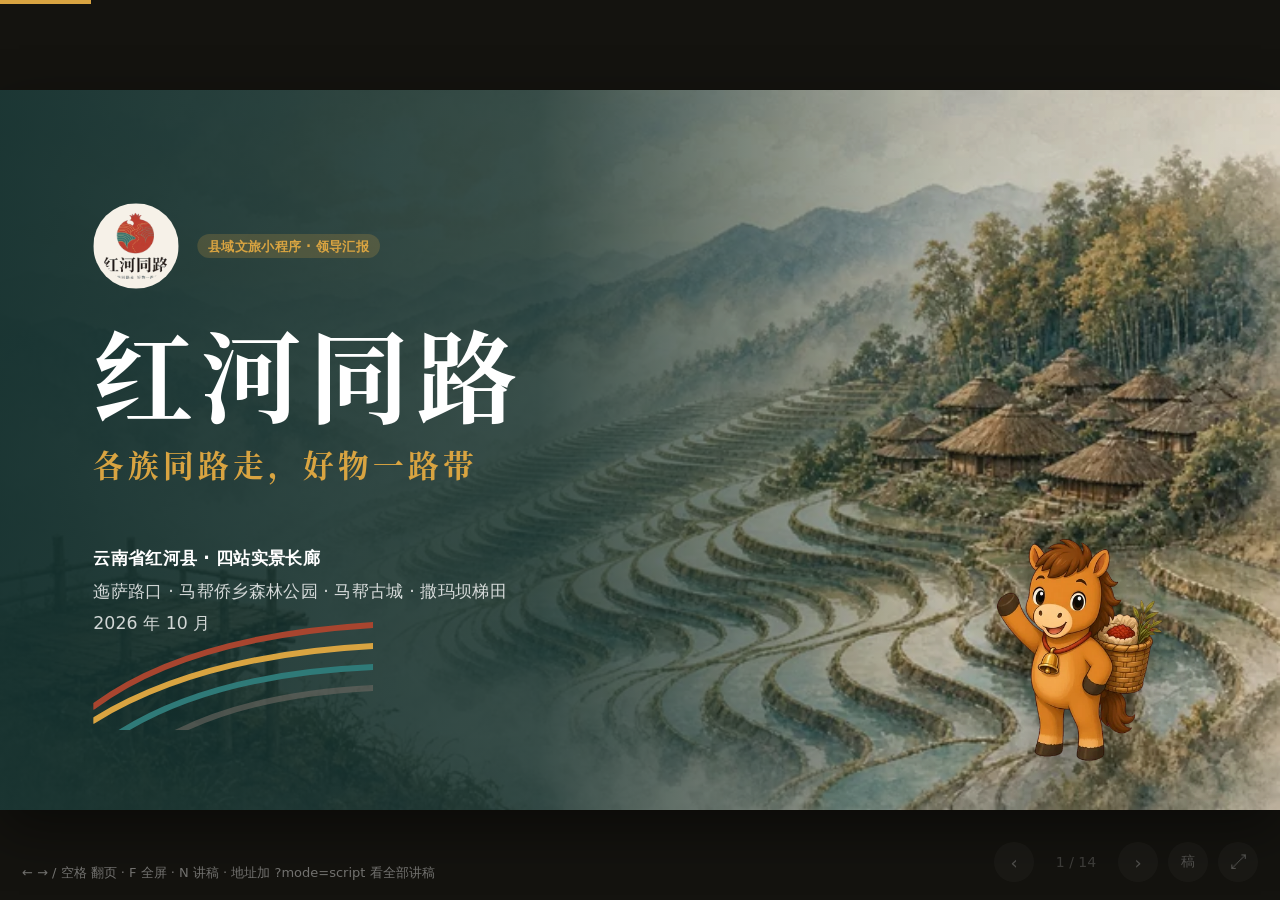
<file: presentation/index.html>
<!DOCTYPE html>
<html lang="zh-CN">
<head>
<meta charset="utf-8">
<meta name="viewport" content="width=device-width, initial-scale=1, viewport-fit=cover">
<title>红河同路 · 领导汇报</title>
<meta name="robots" content="noindex, nofollow">
<meta name="description" content="红河同路：云南省红河县四站实景长廊文旅小程序，领导汇报版。">
<link rel="icon" href="assets/logo/logo-mark.svg" type="image/svg+xml">
<link rel="stylesheet" href="css/deck.css">
<link rel="stylesheet" href="css/phone.css">
<link rel="stylesheet" href="css/admin.css">
<style>
  /* 领导版：字号整体放大，一页只讲一件事 */
  .table th, .table td { font-size: 27px; padding: 24px 30px; }
  .table th { font-size: 25px; }
  .card p, .card li { font-size: 26px; }
  .note { font-size: 24px; }
  .point h4 { font-size: 32px; }
  .point p { font-size: 25px; }
  .points { gap: 28px; }
  .phase h3 { font-size: 44px; }
  .phase .when { font-size: 25px; }
  .phase li { font-size: 28px; line-height: 1.8; }
  .loop .nodes span { font-size: 23px; padding: 18px 16px; }
  .loop .ret b { font-size: 21px; }
  .step { min-height: 300px; }
  .step .ico { width: 104px; height: 104px; display: block; margin-bottom: 10px; }
  .step h4 { font-size: 40px; }
  .step p { font-size: 26px; }
  .gain { display: grid; grid-template-columns: repeat(4, 1fr); gap: 26px; }
  .gain .card { padding: 32px 32px; }
  .gain .card h3 { font-size: 40px; }
  .gain .card .was { font-size: 22px; line-height: 1.55; color: var(--stone); margin: 14px 0 16px; padding-bottom: 16px; border-bottom: 2px dashed rgba(34,32,28,.12); }
  .gain .card .now { font-size: 26px; line-height: 1.65; color: #3E3A34; }
  .guard { display: grid; grid-template-columns: repeat(3, 1fr); gap: 30px; margin-top: 48px; }
  .guard > div { background: rgba(255,255,255,.07); border-radius: 26px; padding: 40px 40px 44px; }
  .guard h3 { font-family: var(--serif); font-size: 46px; color: #fff; }
  .guard .why { font-size: 24px; color: var(--gold); margin: 10px 0 22px; }
  .guard li { font-size: 27px; line-height: 1.6; color: rgba(255,255,255,.9); margin: 16px 0 0 1.1em; }
  .ask2 { display: grid; grid-template-columns: 1fr 1.15fr; gap: 32px; margin-top: 40px; }
  .ask2 h3 { font-family: var(--serif); font-size: 40px; margin-bottom: 18px; }
  .ask2 .card { padding: 34px 38px; }
  .ask2 ol { margin-left: 1.3em; }
  .ask2 li { font-size: 28px; line-height: 1.5; margin: 18px 0; }
  .ask2 li small { display: block; font-size: 21px; color: var(--stone); margin-top: 4px; }
  .ask2 .decide li { color: #fff; }
  .ask2 .decide li small { color: rgba(255,255,255,.65); }
  .end .deliver a { border: 1px solid var(--gold); border-radius: 30px; padding: 10px 26px; font-size: 22px; color: #fff; background: rgba(217,164,65,.16); text-decoration: none; transition: background .2s; }
  .end .deliver a:hover { background: rgba(217,164,65,.38); }
</style>
</head>
<body>
<div id="progress"></div>
<div id="viewport">
<main id="stage">

<!-- ============ 01 封面 ============ -->
<section class="slide cover" data-title="封面">
  <div class="bg" style="background-image:url(assets/sites/site-04-samaba-terraces@750w.webp)"></div>
  <div class="shade"></div>
  <div class="content">
    <div class="brand rise"><img src="assets/logo/logo-full@400.webp" alt="红河同路标志"><span class="tag gold" style="background:rgba(217,164,65,.2);color:var(--gold)">县域文旅小程序 · 领导汇报</span></div>
    <h1 class="rise d1" style="margin-top:46px">红河同路</h1>
    <div class="sub rise d2">各族同路走，好物一路带</div>
    <div class="meta rise d3">
      <b>云南省红河县 · 四站实景长廊</b><br>
      迤萨路口 · 马帮侨乡森林公园 · 马帮古城 · 撒玛坝梯田<br>
      2026 年 10 月
    </div>
  </div>
  <img class="stripes rise d4" src="assets/contour-stripes.svg" alt="">
  <img class="mascot rise d3" src="assets/mascot/tuotuo-02-wave@400.webp" alt="吉祥物驮驮">
  <aside class="notes"><p>各位领导好。今天用十几分钟汇报「红河同路」：它是什么、能带来什么、怎么保证不出问题、需要县里定哪几件事。</p><p>具体的功能细节和开发文档已经另外整理好，交给工作专班和技术团队，今天不展开。</p></aside>
</section>

<!-- ============ 02 一句话 ============ -->
<section class="slide" data-title="一句话说清">
  <div class="kicker">是什么</div>
  <h2 class="title">让路过红河的游客停下来、看明白、带东西走</h2>
  <div class="timeline rise" style="margin-top:50px">
    <div class="step"><img class="ico" src="assets/grid/grid-01-checkin@192.webp" alt=""><h4>停车打卡</h4><p>在四个停车点停好车，手机上点「我到了」</p></div>
    <div class="step"><img class="ico" src="assets/grid/grid-02-four-sites@192.webp" alt=""><h4>看 3 分钟</h4><p>看几张图文、听一段讲解，知道这里的故事</p></div>
    <div class="step"><img class="ico" src="assets/grid/grid-05-gift@192.webp" alt=""><h4>答题领礼</h4><p>答 3 道题攒分，到现场柜台领一份县里的小礼品</p></div>
    <div class="step"><img class="ico" src="assets/grid/grid-06-local-goods@192.webp" alt=""><h4>买本地货</h4><p>红米、茶叶、手工艺品，下单寄回家，钱进合作社</p></div>
  </div>
  <div class="card rise d2" style="margin-top:40px;padding:30px 38px;display:flex;gap:40px;align-items:center">
    <p style="font-size:27px;flex:1"><b>游客</b>用微信小程序，不用下载、不用注册就能看；<b>柜台店员、合作社</b>也用同一个小程序；<b>县里</b>在电脑后台管内容、管礼品、看数据。</p>
    <span class="tag teal" style="font-size:26px;height:auto;padding:12px 24px">全程对游客免费</span>
  </div>
  <div class="slide-foot"><img src="assets/logo/logo-wordmark.svg" alt=""><span>是什么</span></div>
  <aside class="notes"><p>一句话：让路过红河的自驾游客停下来，花 3 分钟了解这里，答 3 道题领一份小礼品，顺手把本地的好东西买走。</p><p>它就是一个微信小程序，游客不用下载、不用注册。县里有一个电脑后台，用来管内容、管礼品、看数据。</p></aside>
</section>

<!-- ============ 03 为什么做 ============ -->
<section class="slide" data-title="为什么做">
  <div class="kicker">为什么做</div>
  <h2 class="title">做成以后，县里能得到的四个结果</h2>
  <div class="stats rise" style="margin-top:26px;grid-template-columns:repeat(5,1fr);gap:18px">
    <div class="stat" style="padding:18px 22px"><div class="num" style="font-size:48px">36.09<small>万</small></div><div class="k" style="font-size:18px;margin-top:8px">户籍人口</div></div>
    <div class="stat" style="padding:18px 22px"><div class="num" style="font-size:48px">96.89<small>%</small></div><div class="k" style="font-size:18px;margin-top:8px">少数民族占比</div></div>
    <div class="stat" style="padding:18px 22px"><div class="num" style="font-size:48px">5<small>个</small></div><div class="k" style="font-size:18px;margin-top:8px">世居民族</div></div>
    <div class="stat" style="padding:18px 22px"><div class="num" style="font-size:48px">1<small>万余</small></div><div class="k" style="font-size:18px;margin-top:8px">华侨华人</div></div>
    <div class="stat" style="padding:18px 22px"><div class="num" style="font-size:48px">2<small>个 4A</small></div><div class="k" style="font-size:18px;margin-top:8px">撒玛坝梯田、马帮古城</div></div>
  </div>
  <div class="gain rise d1" style="margin-top:28px">
    <div class="card"><h3>留得住人</h3><div class="was">现在：自驾游客下了高速直接去下一个县</div><div class="now">每站 3 分钟、走一站就有礼，给游客一个停车的理由、一个多走一站的理由</div></div>
    <div class="card"><h3>讲得清文化</h3><div class="was">现在：介绍牌字多、没人讲，讲错了还有风险</div><div class="now">四站讲各族一起生活的故事，全部经县里四个单位审定才上线</div></div>
    <div class="card"><h3>卖得出物产</h3><div class="was">现在：游客想买正宗的本地货，找不到、带不走</div><div class="now">看到就能下单寄回家，写清是哪个村、哪个合作社出的，钱直接落到村里</div></div>
    <div class="card" style="background:var(--deep-teal)"><h3 style="color:#fff">看得见效果</h3><div class="was" style="color:rgba(255,255,255,.6);border-color:rgba(255,255,255,.2)">现在：来了多少人、带动多少消费，说不清</div><div class="now" style="color:rgba(255,255,255,.9)">每天自动统计到访、领礼、销售，每月自动出一页简报</div></div>
  </div>
  <div class="src">县情数据：红河县人民政府网站县情概况（2025 年度口径）。政策依据：《民族团结进步促进法》（2026 年 7 月 1 日施行）。</div>
  <div class="slide-foot"><img src="assets/logo/logo-wordmark.svg" alt=""><span>为什么做</span></div>
  <aside class="notes"><p>红河县有 36 万人，少数民族占近 97%，五个世居民族，还是侨乡，有两个 4A 景区。资源不缺，缺的是让游客停下来、看明白、买得走。</p><p>做成以后，县里得到四个结果：留得住人、讲得清文化、卖得出物产、看得见效果。最后一条对县里最实用：来了多少人、卖了多少东西，每天都有数，每月自动出简报。</p></aside>
</section>

<!-- ============ 04 四站 ============ -->
<section class="slide" data-title="四站">
  <div class="kicker">走哪里</div>
  <h2 class="title">一条路上四个站，每站讲一件各族一起做的事</h2>
  <div class="sites rise">
    <div class="trail"></div>
    <div class="site-card"><div class="img" style="background-image:url(assets/sites/site-01-yisa-gateway@750w.webp)"><span class="tag">路</span></div><div class="body"><h3>迤萨路口</h3><div class="slogan">同住一个县，同走一条路</div><p>下高速第一站。认识红河县，知道这一路有什么。</p></div></div>
    <div class="site-card"><div class="img" style="background-image:url(assets/sites/site-02-forest-park@750w.webp)"><span class="tag">水</span></div><div class="body"><h3>马帮侨乡森林公园</h3><div class="slogan">大家共用一沟水</div><p>森林养水、水养梯田。护林防火，人人有份。</p></div></div>
    <div class="site-card"><div class="img" style="background-image:url(assets/sites/site-03-mabang-oldtown@750w.webp)"><span class="tag">街</span></div><div class="body"><h3>马帮古城</h3><div class="slogan">出门的人和等的人</div><p>马帮走出去，侨乡建起来。一条街上的乡愁。</p></div></div>
    <div class="site-card"><div class="img" style="background-image:url(assets/sites/site-04-samaba-terraces@750w.webp)"><span class="tag">田</span></div><div class="body"><h3>撒玛坝梯田</h3><div class="slogan">同一片梯田，同一张长桌</div><p>各族一起开田、一起过节，长街宴摆到一张桌上。</p></div></div>
  </div>
  <p class="note rise d2" style="margin-top:30px;font-size:22px">四站不分先后，从哪站开始都行。每站都设在停车方便的地方，停好车 3 分钟就能完成。</p>
  <div class="slide-foot"><img src="assets/logo/logo-wordmark.svg" alt=""><span>走哪里</span></div>
  <aside class="notes"><p>四个站在同一条路上，分别讲路、水、街、田。每一站讲的都是各族在这里一起做的事，而不是分开介绍每个民族。</p><p>四站没有先后顺序，游客从哪站开始都行。打卡点都设在停车场、游客中心，不设在路边。</p></aside>
</section>

<!-- ============ 05 游客手里 ============ -->
<section class="slide" data-title="游客手机上的样子">
  <div class="kicker">游客看到什么</div>
  <h2 class="title">游客手机上就是这四个画面</h2>
  <div class="phones" style="margin-top:26px;gap:52px">
    <div class="rise"><div class="pw" style="--s:.7" data-screen="home"></div><div class="phone-cap"><b>打开</b>不用注册就能看</div></div>
    <div class="rise d1"><div class="pw" style="--s:.7" data-screen="success"></div><div class="phone-cap"><b>到了</b>盖一个章</div></div>
    <div class="rise d2"><div class="pw" style="--s:.7" data-screen="quiz"></div><div class="phone-cap"><b>答题</b>答错也不扣分</div></div>
    <div class="rise d3"><div class="pw" style="--s:.7" data-screen="gift"></div><div class="phone-cap"><b>领礼</b>柜台扫码就发</div></div>
  </div>
  <div class="slide-foot"><img src="assets/logo/logo-wordmark.svg" alt=""><span>游客看到什么 · 界面为设计示意</span></div>
  <aside class="notes"><p>这是游客手机上的四个画面：打开、到了盖章、答题、领礼。</p><p>几个细节都是从游客心理出发的：打开不用注册；答错不扣分，先看讲解；分数够了直接告诉他「现在可以领第几档」。山里没信号也能用，下载过的站点能看、能听，扫现场的牌子也能打卡。</p></aside>
</section>

<!-- ============ 06 同心石榴 ============ -->
<section class="slide" data-title="同心石榴" id="slide-pg-demo">
  <div class="kicker">民族团结怎么讲 · 可以现场点</div>
  <h2 class="title">同心石榴：四站走下来，各族像石榴籽一样抱在一起</h2>
  <div class="row" style="margin-top:22px;gap:56px">
    <div class="rise"><div class="pw" style="--s:.84" data-screen="pomegranate" id="pg-phone"></div></div>
    <div class="grow col" style="gap:20px">
      <div class="points rise d1">
        <div class="point"><i>1</i><div><h4>四瓣就是四站</h4><p>到一站，这一瓣就亮起来；四站走完，整颗石榴全亮。</p></div></div>
        <div class="point"><i>2</i><div><h4>五颗大籽是世居五族</h4><p>汉、哈尼、彝、傣、瑶，<b class="hl">一样大、一样颜色</b>，不排先后。点一颗，能看到它和其他民族一起做的事。</p></div></div>
        <div class="point"><i>3</i><div><h4>没审定的不讲</h4><p>内容还在整理的籽显示「正在整理」，宁可空着，不编。</p></div></div>
      </div>
      <div class="card rise d2" style="padding:20px 26px">
        <p style="font-size:20px">点手机里任意一颗大籽试试。下面按钮模拟在某一站打卡：</p>
        <div style="display:flex;gap:12px;margin-top:12px;flex-wrap:wrap" id="pg-controls">
          <button class="btn sm ghost" data-site="yisa" style="height:44px;font-size:20px;padding:0 20px;border-radius:22px">迤萨路口</button>
          <button class="btn sm ghost" data-site="forest" style="height:44px;font-size:20px;padding:0 20px;border-radius:22px">森林公园</button>
          <button class="btn sm ghost" data-site="oldtown" style="height:44px;font-size:20px;padding:0 20px;border-radius:22px">马帮古城</button>
          <button class="btn sm ghost" data-site="samaba" style="height:44px;font-size:20px;padding:0 20px;border-radius:22px">撒玛坝</button>
          <button class="btn sm" data-reset style="height:44px;font-size:20px;padding:0 20px;border-radius:22px;background:var(--membrane);color:var(--terracotta)">重置</button>
        </div>
      </div>
    </div>
  </div>
  <div class="slide-foot"><img src="assets/logo/logo-wordmark.svg" alt=""><span>民族团结怎么讲 · 对外统一用「交往交流交融」</span></div>
  <aside class="notes"><p>这是讲民族团结的部分，叫「同心石榴」。一颗石榴四瓣，对应四个站；每瓣五颗大籽，对应五个世居民族，五颗一样大、一样颜色，不按人口排。</p><p>（现场点一颗籽演示）点开后，它和同一瓣的其他民族用金线连在一起，下面写着一起做的事，比如一起开田、一起跳乐作。</p><p>分寸上守一条：没经过审定的内容一律不讲，显示「正在整理」。</p></aside>
</section>

<!-- ============ 07 礼品 ============ -->
<section class="slide" data-title="走一站就有礼">
  <div class="kicker">留住游客</div>
  <h2 class="title">走一站就有礼，走得越多礼越好</h2>
  <div class="row" style="margin-top:30px;gap:34px;align-items:flex-start">
    <table class="table rise grow">
      <thead><tr><th style="width:260px">档位</th><th style="width:260px">条件</th><th>礼品（示例，由县里定）</th></tr></thead>
      <tbody>
        <tr><td>一档 · 一站礼</td><td>走完 1 站</td><td>梯田红米小袋 / 本地茶小样 / 竹编书签</td></tr>
        <tr><td>二档 · 同路礼</td><td>走完 2 站 · 40 分</td><td>红米小礼盒 / 竹编杯垫</td></tr>
        <tr><td>三档 · 熟客礼</td><td>走完 3 站 · 70 分</td><td>傣陶小器 / 山货组合</td></tr>
        <tr><td>四档 · 同心礼</td><td>四站走满 · 100 分</td><td>手艺人署名文创 + 梯田红米</td></tr>
      </tbody>
    </table>
    <div class="col" style="gap:20px;width:560px;flex:none">
      <div class="card rise d1" style="padding:24px 30px"><h3 style="font-size:32px">每人每年一份</h3><p>凭证件领，每个证件每年一次，取当时最高一档。</p></div>
      <div class="card rise d2" style="padding:24px 30px"><h3 style="font-size:32px">防重复领</h3><p>领礼码 30 秒一换，店员当面核对证件，系统自动拦截第二次。</p></div>
      <div class="card rise d3" style="padding:24px 30px"><h3 style="font-size:32px">每一份都有账</h3><p>发给谁、哪个柜台、几点发的都有记录；库存快没了自动提醒补货。</p></div>
    </div>
  </div>
  <div class="slide-foot"><img src="assets/logo/logo-wordmark.svg" alt=""><span>留住游客 · 分数只用来换礼品，不能当钱用</span></div>
  <aside class="notes"><p>礼品是让游客多走一站的抓手。走一站就能领第一档，门槛很低；走得越多，礼品越好。从第二档起还要求答题分数达线，每站满分 30 分，认真看了基本都能达到。领之前手机会提示「再走一站可以领更好的」，让游客自己选。</p><p>领导可能关心会不会被薅羊毛：每个证件每年只能领一次，店员当面核对证件，系统自动拦截重复领取。每一份礼品发给了谁、在哪个柜台发的，后台都查得到。</p><p>礼品的品种和数量由县文旅局和合作社商定，后台随时可以调整。</p></aside>
</section>

<!-- ============ 08 带货 ============ -->
<section class="slide" data-title="钱落到合作社">
  <div class="kicker">带动增收</div>
  <h2 class="title">游客看到的物产能买走，钱落到村里的合作社</h2>
  <div class="row" style="margin-top:30px;gap:44px;align-items:flex-start">
    <div class="grow col" style="gap:26px">
      <div class="loop rise">
        <div class="nodes"><span>在站点看到本地物产</span><span>手机下单，寄回家或现场自提</span><span>合作社收到订单、发货</span><span class="end">每月结算，钱到合作社</span></div>
        <div class="ret"><b>游客回家后还能「再买一次」</b></div>
      </div>
      <div class="points rise d1">
        <div class="point"><i>1</i><div><h4>只卖本地货，写清来路</h4><p>每件商品写明哪个村、谁种的、什么时候收的。没有来路的不上架。</p></div></div>
        <div class="point"><i>2</i><div><h4>不搞套路</h4><p>只有一个价格，不打折倒计时；刚下高速的入口站只让收藏，不催付款。</p></div></div>
        <div class="point"><i>3</i><div><h4>算得清每一站带了多少货</h4><p>每笔订单记着游客是在哪一站之后下单的，县里能看出哪一站带货最好。</p></div></div>
      </div>
    </div>
    <div class="rise d2"><div class="pw" style="--s:.74" data-screen="product"></div><div class="phone-cap"><b>商品页</b>写清产地和生产者</div></div>
  </div>
  <div class="slide-foot"><img src="assets/logo/logo-wordmark.svg" alt=""><span>带动增收 · 一期统一收款、按月结算；二期开通直接分账到合作社</span></div>
  <aside class="notes"><p>带货这一块，目标是让钱落到村里。游客在站点看到本地物产，可以下单寄回家，合作社在手机上收到订单、发货，每月结算。</p><p>为了让游客放心买：只卖本地货，每件写清哪个村、谁种的；只有一个价格，不搞促销套路。</p><p>对县里有用的是：每笔订单都记着游客是在哪一站之后买的，能看出每一站带动了多少消费。</p></aside>
</section>

<!-- ============ 09 守住底线 ============ -->
<section class="slide dark" data-title="三条底线">
  <div class="kicker">不出问题</div>
  <h2 class="title" style="color:#fff">三条底线，设计时就守住</h2>
  <div class="guard">
    <div class="rise"><h3>行车安全</h3><div class="why">不能让人边开车边看手机</div><ul>
      <li>打卡点只设在停车场、游客中心，路边、匝道一律不设</li>
      <li>必须先选「我已停稳」或「我是乘客」</li>
      <li>车还在走，不让打卡</li></ul></div>
    <div class="rise d1"><h3>内容不出错</h3><div class="why">民族、宗教、文物的说法不能讲错</div><ul>
      <li>文化馆、民宗局、文旅局把关（古城加文物部门），审完才上线</li>
      <li>发现问题可以一键下线</li>
      <li>游客提问只答审定过的，答不了就请他问工作人员</li></ul></div>
    <div class="rise d2"><h3>个人信息安全</h3><div class="why">游客要放心用</div><ul>
      <li>只在点「我到了」时看一次位置，不跟踪</li>
      <li>证件号只用来防重复领礼，系统里不存原号</li>
      <li>不收集手机号，后台查用户一律打码</li></ul></div>
  </div>
  <div class="slide-foot"><img src="assets/logo/logo-wordmark.svg" alt=""><span>不出问题</span></div>
  <aside class="notes"><p>领导最关心的往往是会不会出事。我们在设计时守了三条底线。</p><p>第一是行车安全：打卡点只设在停车场，必须先确认停稳了，车还在走就不让打卡。</p><p>第二是内容不出错：所有内容经文化馆、民宗局、文旅局审定才上线，古城的内容还要文物部门看；出了问题一键下线。游客提问时，系统只回答审定过的内容，不会自己编。</p><p>第三是个人信息：只在点击时看一次位置，证件号不存原号，不收集手机号。</p></aside>
</section>

<!-- ============ 10 看得见效果 ============ -->
<section class="slide" data-title="看得见效果">
  <div class="kicker">看得见效果</div>
  <h2 class="title">领导打开电脑，就能看到每天的数</h2>
  <div class="row" style="margin-top:24px;gap:36px;align-items:flex-start">
    <div class="rise"><div class="dw" style="--s:.82" data-admin="dash"></div><div class="phone-cap"><b>领导账号看到的页面</b>数字为示意</div></div>
    <div class="grow col" style="gap:16px">
      <div class="card rise d1" style="padding:22px 26px"><h3 style="font-size:28px">每天自动更新</h3><p style="font-size:21px">来了多少人、走了几站、领了多少礼、卖了多少货，按站、按天都能看。</p></div>
      <div class="card rise d2" style="padding:22px 26px"><h3 style="font-size:28px">每月自动出简报</h3><p style="font-size:21px">一页纸，和上个月比，直接导出给领导，不用人工统计。</p></div>
      <div class="card rise d3" style="padding:22px 26px;background:var(--membrane)"><h3 style="font-size:28px">看了能改</h3><p style="font-size:21px">哪站人少就改那站内容，哪档礼品不够就加库存，哪个商品卖得好就多备货。</p></div>
    </div>
  </div>
  <div class="slide-foot"><img src="assets/logo/logo-wordmark.svg" alt=""><span>看得见效果 · 领导可开只看数据的账号</span></div>
  <aside class="notes"><p>这是领导账号登录后看到的页面。每天自动更新：来了多少人、走了几站、领了多少礼、卖了多少货。</p><p>每月自动生成一页简报，可以直接导出。更重要的是看了能改：哪站人少就改哪站内容，礼品不够就补库存。</p></aside>
</section>

<!-- ============ 11 谁来做 ============ -->
<section class="slide" data-title="谁来做">
  <div class="kicker">谁来做</div>
  <h2 class="title">上线后，各单位各管一块</h2>
  <table class="table rise" style="margin-top:34px">
    <thead><tr><th style="width:520px">单位</th><th>负责</th></tr></thead>
    <tbody>
      <tr><td>县文旅局</td><td>牵头，指定运营单位，最终发布内容，协调各景区</td></tr>
      <tr><td>运营单位（文旅局指定）</td><td>日常运营：录内容、管礼品、管商城、收款结算、客服</td></tr>
      <tr><td>县文化馆 · 县民宗局 · 文物部门</td><td>提供并审定内容，各审各的部分</td></tr>
      <tr><td>各景区</td><td>现场立牌、柜台人员、礼品存放</td></tr>
      <tr><td>县农业农村局 · 工信局</td><td>组织合作社、手艺人入驻，核实产地</td></tr>
      <tr><td>合作社、手艺人</td><td>供货、发货</td></tr>
    </tbody>
  </table>
  <div class="slide-foot"><img src="assets/logo/logo-wordmark.svg" alt=""><span>谁来做</span></div>
  <aside class="notes"><p>上线后的日常工作主要由运营单位来做。审定单位只需要在后台审自己负责的部分；景区负责现场的牌子、柜台和礼品。</p></aside>
</section>

<!-- ============ 12 怎么建 ============ -->
<section class="slide" data-title="分步建设">
  <div class="kicker">怎么建</div>
  <h2 class="title">分三步走，第一步先把主线跑通</h2>
  <div class="phases rise" style="margin-top:34px;grid-template-columns:1.5fr 1fr 1fr">
    <div class="phase now"><h3>一期 · 跑通主线</h3><div class="when">打卡、看内容、答题、领礼、买东西、后台、数据看板</div><ul>
      <li>四站都能打卡，山里没信号也能用</li>
      <li>四站内容全部审定后上线</li>
      <li>领礼从出码到发放走通，重复领能拦住</li>
      <li>下单、合作社发货、游客收货走通</li>
      <li>领导能看到当天的数据</li></ul></div>
    <div class="phase"><h3>二期</h3><div class="when">内容做深、渠道做广</div><ul>
      <li>学校研学、团队模式</li><li>更多站点和支线</li><li>帮扶单位团购</li><li>钱直接分到合作社</li></ul></div>
    <div class="phase"><h3>三期</h3><div class="when">体验做宽</div><ul>
      <li>古城马帮动画</li><li>英文导览</li><li>越南语、老挝语</li></ul></div>
  </div>
  <p class="note rise d2" style="margin-top:24px;font-size:21px">一期刻意不做：一直跟踪定位、导航、AI 自动生成讲解。这些要么有安全风险，要么要另外备案。</p>
  <div class="slide-foot"><img src="assets/logo/logo-wordmark.svg" alt=""><span>怎么建</span></div>
  <aside class="notes"><p>建设分三步。一期把主线跑通，左边五条就是一期上线的标志，每一条都可以现场检查。二期再做研学、团购、更多站点；三期做动画和外语。</p><p>一期有几样刻意不做，比如一直跟踪定位、AI 自动讲解，这些有安全风险或者需要另外备案，等主线稳定后再说。</p></aside>
</section>

<!-- ============ 13 请领导定 ============ -->
<section class="slide" data-title="需要县里定的事">
  <div class="kicker">需要县里定的事</div>
  <h2 class="title">请领导拍板三件事，协调五件事</h2>
  <div class="ask2">
    <div class="card decide rise" style="background:var(--deep-teal)">
      <h3 style="color:var(--gold)">请领导拍板</h3>
      <ol style="color:#fff">
        <li>确定运营单位<small>不定下来，小程序无法注册上线</small></li>
        <li>定下礼品品种、数量和各柜台人员<small>领礼环节靠它</small></li>
        <li>文化馆、民宗局、文物部门、文旅局各指定审定人<small>没人审，内容就上不了线</small></li>
      </ol>
    </div>
    <div class="card rise d1">
      <h3>请相关部门配合</h3>
      <ol>
        <li>运营单位办好资质和收款账户<small>旅游服务类目、食品经营许可、微信支付</small></li>
        <li>四站现场立牌的位置确认和安装<small>文旅局、各景区</small></li>
        <li>首批内容提供，讲述人、照片、纹样的授权<small>文化馆</small></li>
        <li>组织合作社、手艺人入驻<small>农业农村局、工信局</small></li>
        <li>用户协议和隐私说明<small>运营单位，法律顾问审核</small></li>
      </ol>
    </div>
  </div>
  <p class="note rise d2" style="margin-top:22px;font-size:20px">需要各单位提供的资料已整理成清单和填写表，会后发给各单位联络人。</p>
  <div class="slide-foot"><img src="assets/logo/logo-wordmark.svg" alt=""><span>需要县里定的事</span></div>
  <aside class="notes"><p>这一页是今天最需要领导定的。左边三件请领导拍板：运营单位、礼品和柜台人员、各单位的审定人。其中运营单位最急，不定下来小程序连注册都做不了。</p><p>右边五件需要相关部门配合。各单位要提供的资料，我们已经整理成清单和填写表，会后发给联络人。</p></aside>
</section>

<!-- ============ 14 结束 ============ -->
<section class="slide end" data-title="结束">
  <img class="mascot rise" src="assets/mascot/tuotuo-05-cheer@400.webp" alt="驮驮庆祝">
  <h2 class="rise d1">谢谢</h2>
  <p class="rise d2">各族同路走，好物一路带</p>
  <div class="deliver rise d3">
    <a href="docs/report.html" target="_blank">产品规划说明报告（文字版）</a><a href="docs/materials.html" target="_blank">甲方资料清单与填写表</a>
    <a href="detail.html">详细版汇报（42 页，给工作专班）</a><span>功能规格与开发文档（给技术团队）</span>
  </div>
  <aside class="notes"><p>汇报就到这里，请各位领导指正，特别是上一页需要拍板的三件事。</p><p>会后可以发给各单位的材料：文字版报告、资料清单和填写表，这一页点对应的按钮就能打开，填写表可以直接下载。工作专班需要看细节的，有 42 页的详细版；技术团队有完整的功能规格和开发文档。</p></aside>
</section>

</main>
</div>

<div id="controls">
  <button id="btn-prev" title="上一页（←）">‹</button>
  <span id="pager">1 / 14</span>
  <button id="btn-next" title="下一页（→）">›</button>
  <button id="btn-notes" title="讲稿（N）" style="font-size:14px">稿</button>
  <button id="btn-full" title="全屏（F）">⤢</button>
</div>
<div id="help">← → / 空格 翻页 · F 全屏 · N 讲稿 · 地址加 ?mode=script 看全部讲稿</div>
<div id="lightbox"><img alt=""><p>点击任意处关闭</p></div>

<script src="js/layout.js"></script>
<script src="js/data.js"></script>
<script src="js/screens.js"></script>
<script src="js/admin.js"></script>
<script src="js/pomegranate.js"></script>
<script src="js/deck.js"></script>
</body>
</html>
</file>
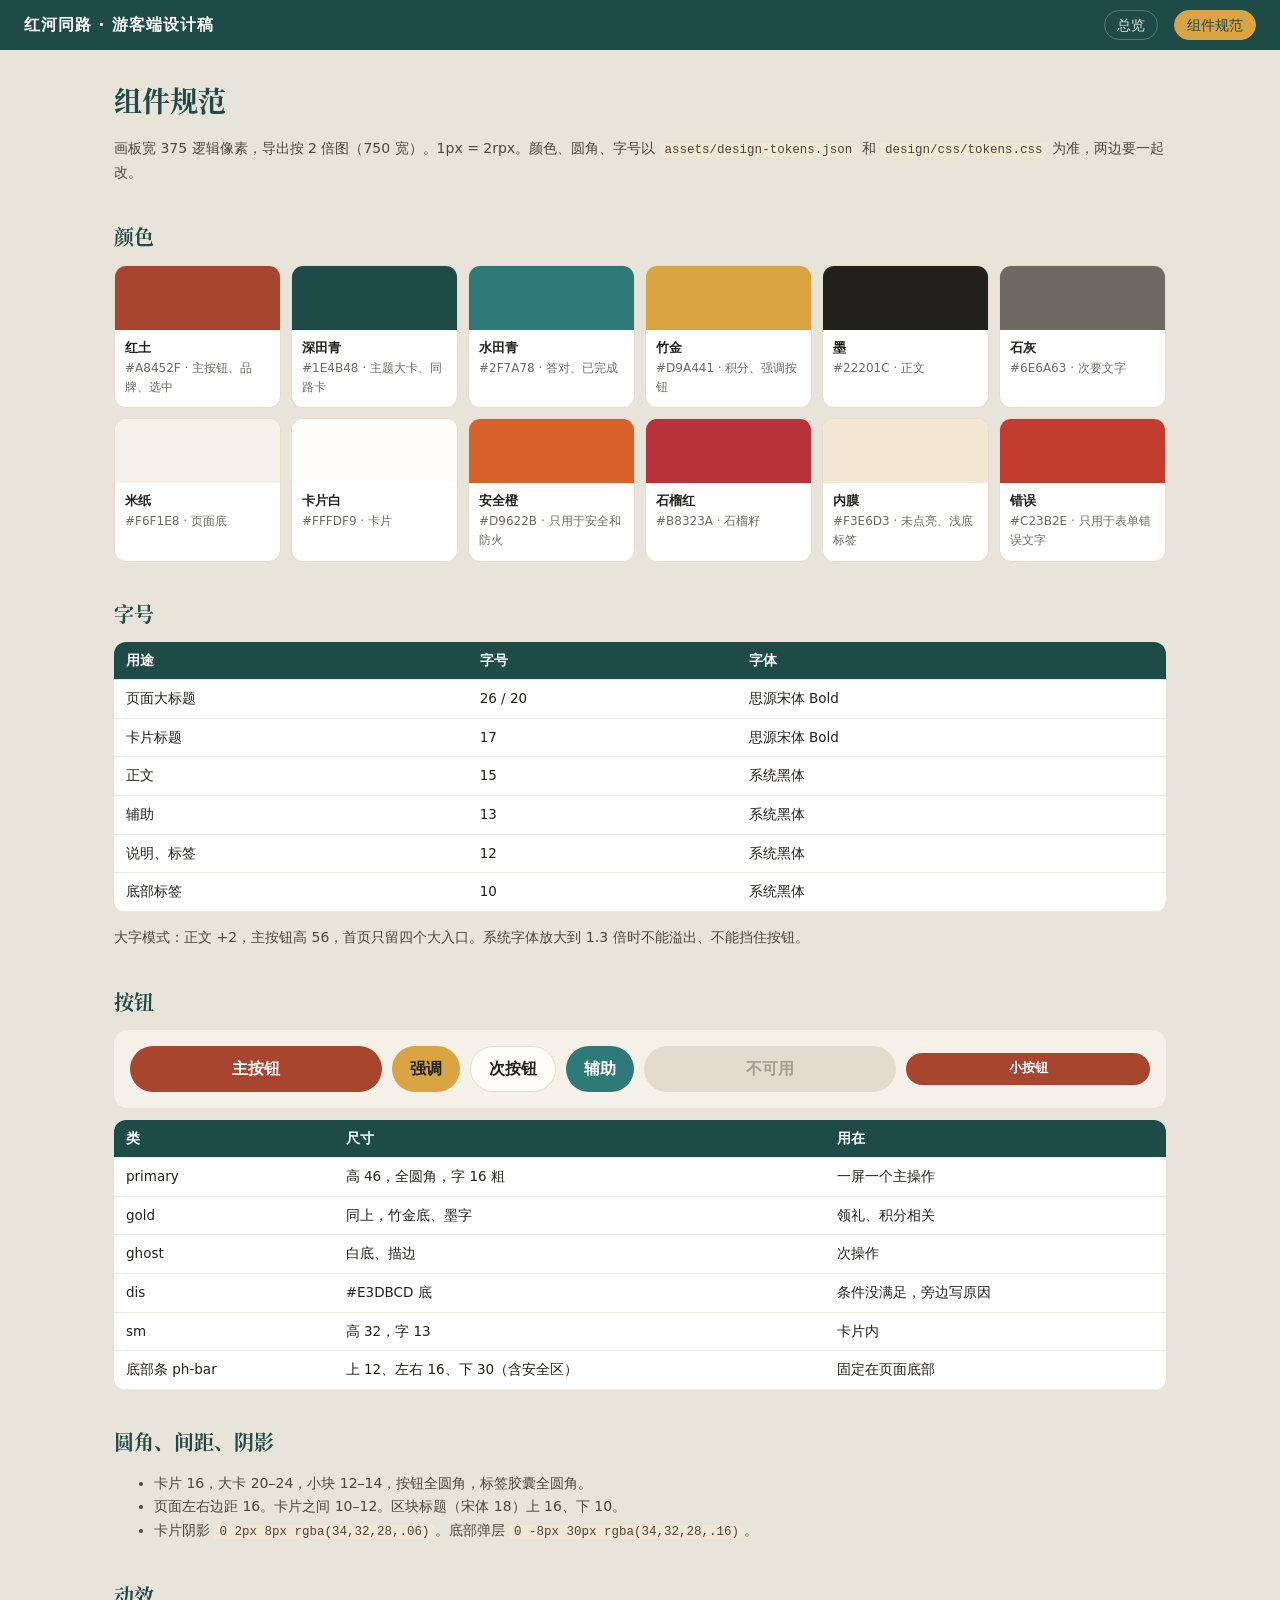
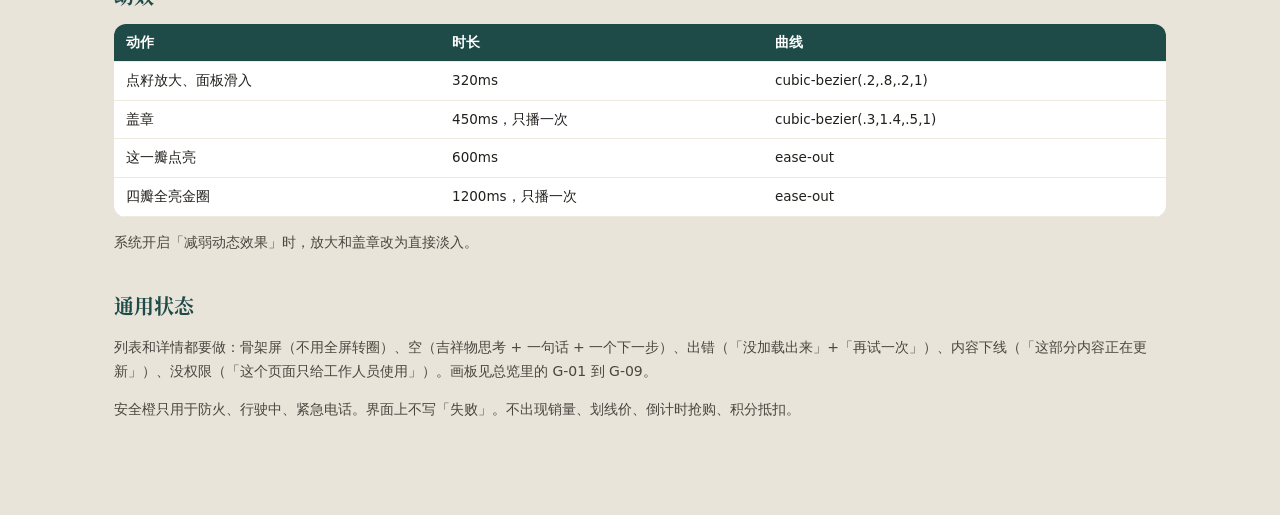
<file: design/components.html>
<!DOCTYPE html>
<html lang="zh-CN">
<head>
<meta charset="utf-8">
<meta name="viewport" content="width=device-width, initial-scale=1">
<meta name="robots" content="noindex, nofollow">
<title>红河同路 · 游客端组件规范</title>
<link rel="stylesheet" href="css/tokens.css">
<link rel="stylesheet" href="css/ui.css">
<link rel="stylesheet" href="css/board.css">
<style>
.cmp { max-width: 1100px; margin: 0 auto; padding: 28px 24px 80px; }
.cmp h1 { margin: 0 0 8px; font-size: 28px; color: #1E4B48; font-family: "HHSerif", "Noto Serif CJK SC", serif; }
.cmp h2 { margin: 36px 0 12px; font-size: 20px; color: #1E4B48; font-family: "HHSerif", "Noto Serif CJK SC", serif; }
.cmp p, .cmp li { color: #4A4640; font-size: 14px; line-height: 1.7; }
.cmp code { background: #F3E6D3; border-radius: 4px; padding: 0 5px; font-size: 12.5px; }
.sw { display: grid; grid-template-columns: repeat(auto-fill, minmax(150px, 1fr)); gap: 10px; }
.sw div { border-radius: 12px; overflow: hidden; border: 1px solid #E6DCCB; background: #fff; }
.sw i { display: block; height: 64px; }
.sw b, .sw span { display: block; padding: 0 10px; }
.sw b { font-size: 13px; margin-top: 8px; }
.sw span { font-size: 12px; color: #6E6A63; padding-bottom: 10px; }
.rowx { display: flex; gap: 10px; flex-wrap: wrap; align-items: center; background: #F6F1E8; border-radius: 14px; padding: 16px; }
.spec { width: 100%; border-collapse: collapse; font-size: 13.5px; background: #fff; border-radius: 12px; overflow: hidden; }
.spec th, .spec td { border-bottom: 1px solid #F0E9DD; padding: 8px 12px; text-align: left; }
.spec th { background: #1E4B48; color: #fff; font-weight: 600; }
</style>
</head>
<body class="viewer">
<div class="v-bar"><b>红河同路 · 游客端设计稿</b><a href="index.html">总览</a><a href="components.html" class="on">组件规范</a></div>
<div class="cmp">
<h1>组件规范</h1>
<p>画板宽 375 逻辑像素，导出按 2 倍图（750 宽）。1px = 2rpx。颜色、圆角、字号以 <code>assets/design-tokens.json</code> 和 <code>design/css/tokens.css</code> 为准，两边要一起改。</p>

<h2>颜色</h2>
<div class="sw">
<div><i style="background:#A8452F"></i><b>红土</b><span>#A8452F · 主按钮、品牌、选中</span></div>
<div><i style="background:#1E4B48"></i><b>深田青</b><span>#1E4B48 · 主题大卡、同路卡</span></div>
<div><i style="background:#2F7A78"></i><b>水田青</b><span>#2F7A78 · 答对、已完成</span></div>
<div><i style="background:#D9A441"></i><b>竹金</b><span>#D9A441 · 积分、强调按钮</span></div>
<div><i style="background:#22201C"></i><b>墨</b><span>#22201C · 正文</span></div>
<div><i style="background:#6E6A63"></i><b>石灰</b><span>#6E6A63 · 次要文字</span></div>
<div><i style="background:#F6F1E8"></i><b>米纸</b><span>#F6F1E8 · 页面底</span></div>
<div><i style="background:#FFFDF9"></i><b>卡片白</b><span>#FFFDF9 · 卡片</span></div>
<div><i style="background:#D9622B"></i><b>安全橙</b><span>#D9622B · 只用于安全和防火</span></div>
<div><i style="background:#B8323A"></i><b>石榴红</b><span>#B8323A · 石榴籽</span></div>
<div><i style="background:#F3E6D3"></i><b>内膜</b><span>#F3E6D3 · 未点亮、浅底标签</span></div>
<div><i style="background:#C23B2E"></i><b>错误</b><span>#C23B2E · 只用于表单错误文字</span></div>
</div>

<h2>字号</h2>
<table class="spec"><tr><th>用途</th><th>字号</th><th>字体</th></tr>
<tr><td>页面大标题</td><td>26 / 20</td><td>思源宋体 Bold</td></tr>
<tr><td>卡片标题</td><td>17</td><td>思源宋体 Bold</td></tr>
<tr><td>正文</td><td>15</td><td>系统黑体</td></tr>
<tr><td>辅助</td><td>13</td><td>系统黑体</td></tr>
<tr><td>说明、标签</td><td>12</td><td>系统黑体</td></tr>
<tr><td>底部标签</td><td>10</td><td>系统黑体</td></tr>
</table>
<p>大字模式：正文 +2，主按钮高 56，首页只留四个大入口。系统字体放大到 1.3 倍时不能溢出、不能挡住按钮。</p>

<h2>按钮</h2>
<div class="rowx" style="background:#F6F1E8">
<span class="btn primary">主按钮</span>
<span class="btn gold">强调</span>
<span class="btn ghost">次按钮</span>
<span class="btn teal">辅助</span>
<span class="btn primary dis">不可用</span>
<span class="btn sm primary">小按钮</span>
</div>
<table class="spec" style="margin-top:12px"><tr><th>类</th><th>尺寸</th><th>用在</th></tr>
<tr><td>primary</td><td>高 46，全圆角，字 16 粗</td><td>一屏一个主操作</td></tr>
<tr><td>gold</td><td>同上，竹金底、墨字</td><td>领礼、积分相关</td></tr>
<tr><td>ghost</td><td>白底、描边</td><td>次操作</td></tr>
<tr><td>dis</td><td>#E3DBCD 底</td><td>条件没满足，旁边写原因</td></tr>
<tr><td>sm</td><td>高 32，字 13</td><td>卡片内</td></tr>
<tr><td>底部条 ph-bar</td><td>上 12、左右 16、下 30（含安全区）</td><td>固定在页面底部</td></tr>
</table>

<h2>圆角、间距、阴影</h2>
<ul>
<li>卡片 16，大卡 20–24，小块 12–14，按钮全圆角，标签胶囊全圆角。</li>
<li>页面左右边距 16。卡片之间 10–12。区块标题（宋体 18）上 16、下 10。</li>
<li>卡片阴影 <code>0 2px 8px rgba(34,32,28,.06)</code>。底部弹层 <code>0 -8px 30px rgba(34,32,28,.16)</code>。</li>
</ul>

<h2>动效</h2>
<table class="spec"><tr><th>动作</th><th>时长</th><th>曲线</th></tr>
<tr><td>点籽放大、面板滑入</td><td>320ms</td><td>cubic-bezier(.2,.8,.2,1)</td></tr>
<tr><td>盖章</td><td>450ms，只播一次</td><td>cubic-bezier(.3,1.4,.5,1)</td></tr>
<tr><td>这一瓣点亮</td><td>600ms</td><td>ease-out</td></tr>
<tr><td>四瓣全亮金圈</td><td>1200ms，只播一次</td><td>ease-out</td></tr>
</table>
<p>系统开启「减弱动态效果」时，放大和盖章改为直接淡入。</p>

<h2>通用状态</h2>
<p>列表和详情都要做：骨架屏（不用全屏转圈）、空（吉祥物思考 + 一句话 + 一个下一步）、出错（「没加载出来」+「再试一次」）、内容下线（「这部分内容正在更新」）、没权限（「这个页面只给工作人员使用」）。画板见总览里的 G-01 到 G-09。</p>
<p>安全橙只用于防火、行驶中、紧急电话。界面上不写「失败」。不出现销量、划线价、倒计时抢购、积分抵扣。</p>
</div>
</body>
</html>
</file>
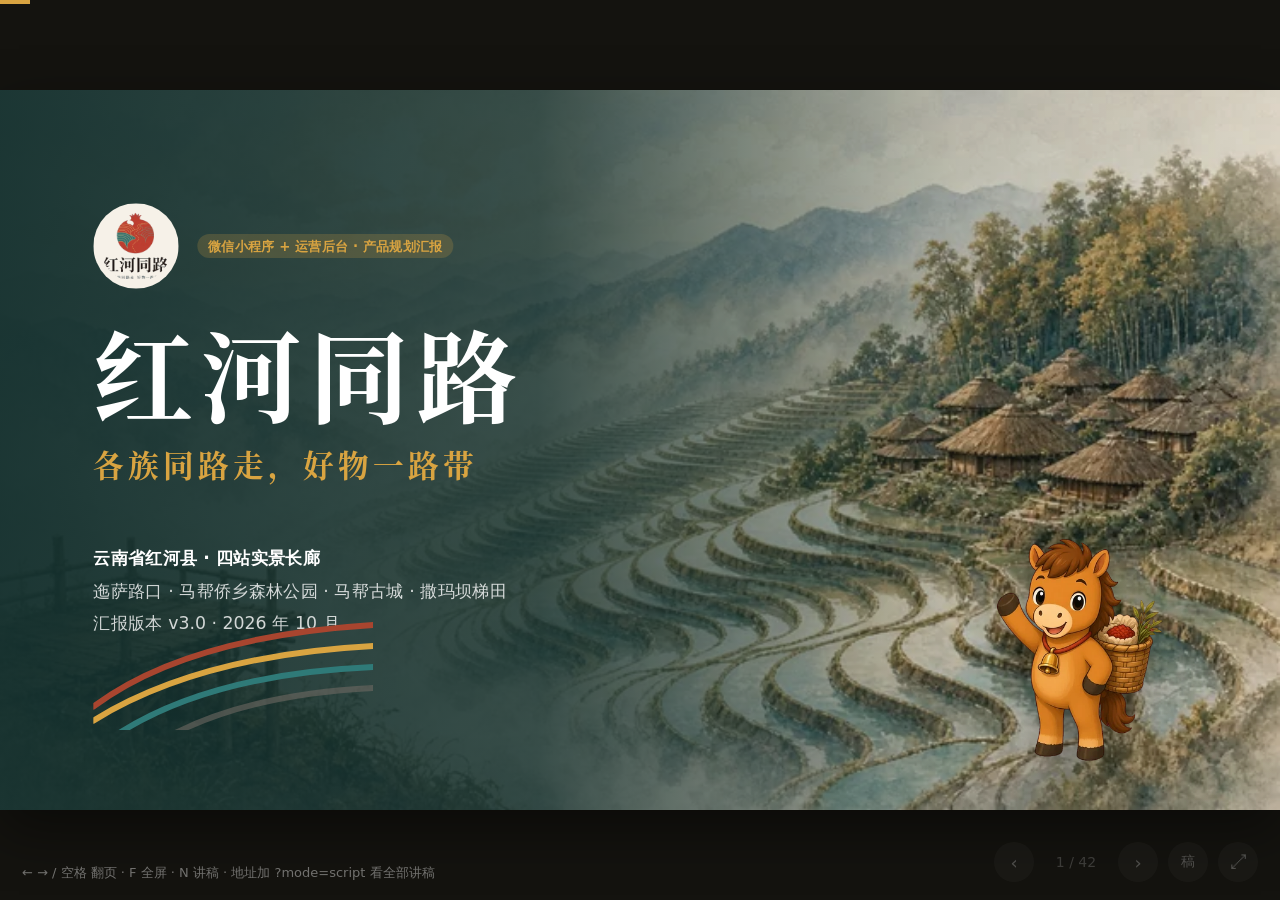
<file: presentation/detail.html>
<!DOCTYPE html>
<html lang="zh-CN">
<head>
<meta charset="utf-8">
<meta name="viewport" content="width=device-width, initial-scale=1, viewport-fit=cover">
<title>红河同路 · 产品规划汇报（详细版）</title>
<meta name="robots" content="noindex, nofollow">
<meta name="description" content="红河同路：云南省红河县四站实景长廊文旅小程序与运营后台，产品规划汇报。">
<link rel="icon" href="assets/logo/logo-mark.svg" type="image/svg+xml">
<link rel="stylesheet" href="css/deck.css">
<link rel="stylesheet" href="css/phone.css">
<link rel="stylesheet" href="css/admin.css">
</head>
<body>
<div id="progress"></div>
<div id="viewport">
<main id="stage">

<!-- ============ 01 封面 ============ -->
<section class="slide cover" data-title="封面">
  <div class="bg" style="background-image:url(assets/sites/site-04-samaba-terraces@750w.webp)"></div>
  <div class="shade"></div>
  <div class="content">
    <div class="brand rise"><img src="assets/logo/logo-full@400.webp" alt="红河同路标志"><span class="tag gold" style="background:rgba(217,164,65,.2);color:var(--gold)">微信小程序 + 运营后台 · 产品规划汇报</span></div>
    <h1 class="rise d1" style="margin-top:46px">红河同路</h1>
    <div class="sub rise d2">各族同路走，好物一路带</div>
    <div class="meta rise d3">
      <b>云南省红河县 · 四站实景长廊</b><br>
      迤萨路口 · 马帮侨乡森林公园 · 马帮古城 · 撒玛坝梯田<br>
      汇报版本 v3.0 · 2026 年 10 月
    </div>
  </div>
  <img class="stripes rise d4" src="assets/contour-stripes.svg" alt="">
  <img class="mascot rise d3" src="assets/mascot/tuotuo-02-wave@400.webp" alt="吉祥物驮驮">
  <aside class="notes"><p>各位领导好。今天汇报的是「红河同路」，一个面向来红河县游客的微信小程序，以及配套的运营后台。</p><p>汇报大约 40 分钟，先讲清楚它是什么、为什么做，然后一个模块一个模块地讲：游客每一步看到什么、心里在想什么、系统在做什么、后台由谁来管。最后讲建设分期和需要县里协调的事。</p></aside>
</section>

<!-- ============ 02 目录 ============ -->
<section class="slide" data-title="目录">
  <div class="kicker">汇报目录</div>
  <h2 class="title">今天分五部分讲，加一个附录</h2>
  <div class="toc" style="grid-template-columns:repeat(3,1fr);gap:26px;margin-top:46px">
    <a href="#3" class="rise"><div class="n">一</div><h3>是什么，为什么做</h3><p>产品组成、县里的实际问题、谁在用、游客心里想什么、六个闭环</p></a>
    <a href="#10" class="rise d1"><div class="n">二</div><h3>游客端 · 八个模块</h3><p>M1 入口与首页 → M8 我的，每个模块讲链路、规则、后台对应</p></a>
    <a href="#24" class="rise d2"><div class="n">三</div><h3>店员端与合作社端</h3><p>柜台扫码发礼品；合作社收订单、发货、对账</p></a>
    <a href="#27" class="rise"><div class="n">四</div><h3>运营后台 · 八个模块</h3><p>B1 工作台与权限 → B8 数据看板，附后台界面示意</p></a>
    <a href="#35" class="rise d1"><div class="n">五</div><h3>怎么落地</h3><p>谁来运营、分期与验收、需要县里协调的九件事、风险</p></a>
    <a href="#39" class="rise d2" style="background:var(--deep-teal);color:#fff"><div class="n" style="color:var(--gold)">附</div><h3>附录</h3><p style="color:rgba(255,255,255,.7)">技术要点（给技术同事）、视觉系统、概念稿</p></a>
  </div>
  <p class="note rise d3" style="margin-top:28px">每个模块固定讲五件事：解决什么问题 · 一步一步怎么走（含游客心里的疑问）· 规则 · 后台谁来管 · 记录哪些数据。</p>
  <div class="slide-foot"><img src="assets/logo/logo-wordmark.svg" alt=""><span>← → 翻页 · F 全屏 · N 讲稿</span></div>
  <aside class="notes"><p>汇报分五部分。第二、三、四部分是重点，按模块讲。</p><p>每个模块我都按同样的五个问题来讲：它解决什么问题；游客一步一步怎么用，每一步心里在担心什么；有哪些规则；后台由谁、在哪里管；会记录哪些数据。这样领导听完任何一个模块，都能知道它从哪开始、到哪结束、出了问题找谁。</p></aside>
</section>

<!-- ============ 03 是什么 ============ -->
<section class="slide" data-title="红河同路是什么">
  <div class="kicker">一 · 是什么</div>
  <h2 class="title">一个微信小程序，加一个电脑上用的运营后台</h2>
  <div class="card rise" style="margin-top:30px;padding:26px 34px;font-size:24px;line-height:1.75;color:#4A4640">
    游客在四个地方停好车，打开小程序确认自己到了，花 <b class="hl">3 分钟</b>看一看、听一听这里的介绍，答 <b class="hl">3 道题</b>攒「同路分」。分数够了，到现场柜台领一份县里准备的本地小礼品。每一站介绍这里出产的东西，喜欢可以直接下单寄回家，钱和订单落到本地合作社、手艺人手里。
  </div>
  <div class="three-ends" style="margin-top:24px">
    <div class="end-card rise d1"><span class="tag">游客用</span><h3 style="margin-top:10px">游客端</h3><div class="w">微信小程序 · 游客的手机</div><ul><li>到达打卡、看内容、答题</li><li>同心石榴研学</li><li>领礼、买本地好物</li><li>问驮驮（问问题）</li></ul></div>
    <div class="end-card rise d2"><span class="tag teal">现场工作人员用</span><h3 style="margin-top:10px">店员端 · 合作社端</h3><div class="w">同一个小程序，绑定身份后才出现</div><ul><li>店员：扫游客的领礼码发礼品</li><li>合作社：收订单、填快递单号、看对账</li><li>不用另外下载 App</li></ul></div>
    <div class="end-card rise d3" style="background:var(--deep-teal);color:#fff"><span class="tag gold">县里用</span><h3 style="margin-top:10px">运营后台</h3><div class="w" style="color:rgba(255,255,255,.6)">电脑浏览器</div><ul style="color:rgba(255,255,255,.85)"><li style="color:inherit">录内容，交四方审定后上线</li><li style="color:inherit">管打卡范围、礼品库存、店员</li><li style="color:inherit">管商品、订单、合作社结算</li><li style="color:inherit">看每天的数据、导出月报</li></ul></div>
  </div>
  <div class="slide-foot"><img src="assets/logo/logo-wordmark.svg" alt=""><span>一 · 是什么，为什么做</span></div>
  <aside class="notes"><p>先用一段话说清楚：游客停车、确认到达、看 3 分钟、答 3 道题、攒分领礼、顺手买本地货。</p><p>产品有三个端。游客端就是大家手机上看到的小程序。店员和合作社也用同一个小程序，后台给他们绑定身份后，「我的」页面里才会出现工作台入口，不需要另外装软件。第三个是运营后台，在电脑上用，县里的运营人员、审定单位、柜台主管、领导各自用不同的账号登录。</p><p>后面讲的每个游客端功能，在后台都有对应的地方管。</p></aside>
</section>

<!-- ============ 04 为什么做 ============ -->
<section class="slide" data-title="县里遇到的问题">
  <div class="kicker">一 · 为什么做</div>
  <h2 class="title">现在遇到的五个问题，小程序分别怎么解决</h2>
  <div class="stats rise" style="margin-top:26px;grid-template-columns:repeat(6,1fr);gap:16px">
    <div class="stat" style="padding:18px 20px"><div class="num" style="font-size:46px">36.09<small>万</small></div><div class="k" style="font-size:18px;margin-top:8px">户籍人口</div></div>
    <div class="stat" style="padding:18px 20px"><div class="num" style="font-size:46px">96.89<small>%</small></div><div class="k" style="font-size:18px;margin-top:8px">少数民族占比</div></div>
    <div class="stat" style="padding:18px 20px"><div class="num" style="font-size:46px">81.4<small>%</small></div><div class="k" style="font-size:18px;margin-top:8px">哈尼族占比，全国最大哈尼族聚居县</div></div>
    <div class="stat" style="padding:18px 20px"><div class="num" style="font-size:46px">5<small>个</small></div><div class="k" style="font-size:18px;margin-top:8px">世居民族：汉、哈尼、彝、傣、瑶</div></div>
    <div class="stat" style="padding:18px 20px"><div class="num" style="font-size:46px">1<small>万余</small></div><div class="k" style="font-size:18px;margin-top:8px">华侨华人，18 个国家和地区</div></div>
    <div class="stat" style="padding:18px 20px"><div class="num" style="font-size:46px">2<small>个 4A</small></div><div class="k" style="font-size:18px;margin-top:8px">撒玛坝梯田、马帮古城</div></div>
  </div>
  <table class="table sm rise d1" style="margin-top:24px">
    <thead><tr><th style="width:230px">问题</th><th>现在的情况</th><th>小程序怎么解决</th><th style="width:150px">对应模块</th></tr></thead>
    <tbody>
      <tr><td>游客路过不停留</td><td>自驾游客下了高速直接去下一个县</td><td>四个点都设在停车方便的访客点，停 3 分钟就能完成一站，走一站就能领礼</td><td>M2 M5</td></tr>
      <tr><td>看了也不懂</td><td>景点介绍牌字多，没人讲</td><td>每站 3–4 张卡片 + 3 分钟音频，没信号也能播；答题帮游客记住</td><td>M3 M4</td></tr>
      <tr><td>想买买不到、带不走</td><td>不知道哪里有正宗的红米、茶叶、手工艺品</td><td>每站介绍本地物产，能下单寄回家；商品写清是哪个村、哪个合作社</td><td>M6</td></tr>
      <tr><td>内容讲错有风险</td><td>民族、宗教、文物相关的说法一旦讲错，影响很大</td><td>所有内容经县文化馆、民宗局、文旅局（古城加文物部门）审定才能上线，可以一键下线</td><td>B2 B3</td></tr>
      <tr><td>县里看不到效果</td><td>来了多少人、带动了多少消费，说不清</td><td>后台数据看板每天更新，按站、按月统计，每月自动出一页简报</td><td>B8</td></tr>
    </tbody>
  </table>
  <div class="src">数据来源：红河县人民政府网站县情概况（2025 年度口径）。政策依据：《民族团结进步促进法》（2026 年 7 月 1 日施行）第六、十三、十五、三十、三十一条；完整对照见 03 号文件。</div>
  <div class="slide-foot"><img src="assets/logo/logo-wordmark.svg" alt=""><span>一 · 是什么，为什么做</span></div>
  <aside class="notes"><p>上面一排是县情数字，后面讲内容时会用到。</p><p>下面这张表是这件事的出发点：五个实际问题，每个问题对应到具体的模块。比如「内容讲错有风险」，对应的是后台的内容中心和审定中心，所有内容要经过四方审定才能上线。</p><p>政策方面，《民族团结进步促进法》今年 7 月 1 日起施行，对展陈讲解内容、网络平台内容处置都有要求，我们的审定流程和下线机制就是按这几条设计的。</p></aside>
</section>

<!-- ============ 05 谁在用 ============ -->
<section class="slide" data-title="谁在用">
  <div class="kicker">一 · 谁在用</div>
  <h2 class="title">六类人会用到它，各自关心的事不一样</h2>
  <table class="table rise" style="margin-top:34px">
    <thead><tr><th style="width:290px">谁</th><th style="width:300px">在哪用</th><th>他最关心</th><th>产品给他什么</th></tr></thead>
    <tbody>
      <tr><td>自驾、周末游客<br><span class="tag" style="margin-top:6px">主要用户</span></td><td>停车场、景区里，手机上</td><td>别耽误行程、别被套路、带点东西回去</td><td>3 分钟一站；第一站就能领礼；能寄回家</td></tr>
      <tr><td>旅居、房车客</td><td>森林公园营地</td><td>日常吃的山货能不能重复买、能不能自提</td><td>营地自提、一键再买一次</td></tr>
      <tr><td>柜台店员</td><td>游客中心、观景台服务点、文创店</td><td>扫一下就知道能不能发、发哪一档，别出错</td><td>店员端：扫码、看结果、选礼品、确认</td></tr>
      <tr><td>合作社、手艺人</td><td>村里、作坊里</td><td>谁买的、发什么、什么时候发、钱什么时候到</td><td>订单通知、填快递单号、月度对账</td></tr>
      <tr><td>运营人员</td><td>办公室电脑</td><td>内容好录、库存好管、出问题能马上处理</td><td>运营后台</td></tr>
      <tr><td>审定单位</td><td>办公室电脑或手机</td><td>不出错、改了什么看得清、能随时下线</td><td>审定中心：逐条审、写意见、留记录</td></tr>
    </tbody>
  </table>
  <p class="note rise d1" style="margin-top:16px">另外，县领导、局领导可以开一个只看数据的账号，看数据看板和月度简报。二期再加研学团队（学校、帮扶单位）。</p>
  <div class="slide-foot"><img src="assets/logo/logo-wordmark.svg" alt=""><span>一 · 是什么，为什么做</span></div>
  <aside class="notes"><p>主要用户是自驾和周末游客。他们最怕三件事：耽误行程、被套路、白跑一趟。所以每站控制在 3 分钟，走一站就能领礼。</p><p>另外几类人同样重要：店员要的是「扫一下就知道能不能发」；合作社要的是订单说得清楚、钱按时到；审定单位要的是「不出错、能下线」。后面每个模块都会回到这几类人的关心点上。</p></aside>
</section>

<!-- ============ 06 游客心里想什么 ============ -->
<section class="slide" data-title="游客心里想什么">
  <div class="kicker">一 · 用户心智</div>
  <h2 class="title">游客每走一步，心里都有一个疑问</h2>
  <p class="lead" style="font-size:23px;margin-top:10px">设计时先问「游客此刻在担心什么」，再决定页面上放什么。每个页面上线前，都要能回答它对应的那个疑问。</p>
  <table class="table sm rise" style="margin-top:20px">
    <thead><tr><th style="width:150px">环节</th><th style="width:560px">游客心里在想</th><th>界面第一时间怎么回答他</th></tr></thead>
    <tbody>
      <tr><td>第一次打开</td><td class="mind">这是什么？要注册吗？要钱吗？</td><td>首页顶部一句话说明；浏览、听音频都不用登录；全程不收费</td></tr>
      <tr><td>点打卡</td><td class="mind">会不会一直定位我？</td><td>按钮下方写「只在点击时取一次位置」；隐私弹窗写明用途</td></tr>
      <tr><td>开车时</td><td class="mind">能不能边开边打卡？</td><td>必须先选「我已停稳」或「我是乘客」；车还在走时不给打</td></tr>
      <tr><td>山里没信号</td><td class="mind">打不了卡、听不了音频怎么办？</td><td>进山前提示下载离线包；没信号可以扫现场立牌码</td></tr>
      <tr><td>看内容</td><td class="mind">要看多久？</td><td>站点页第一行写「约 3 分钟」</td></tr>
      <tr><td>答错题</td><td class="mind">会不会扣分？丢不丢人？</td><td>不扣分，先看讲解，看完还给 3 分；没有倒计时、没有排行榜</td></tr>
      <tr><td>看到分数</td><td class="mind">分数能干嘛？能抵钱吗？</td><td>直接写「现在可领第二档」；写明「不能提现，不能抵现金」</td></tr>
      <tr><td>领礼前</td><td class="mind">现在领，还是再走一站领更好的？</td><td>「现在领是第二档，再走一站可领第三档，今年只能领一次」，让游客自己选</td></tr>
      <tr><td>买东西</td><td class="mind">是不是骗游客的高价货？</td><td>写清生产者、村寨、采收时间；只有一个价格，没有划线价和倒计时</td></tr>
      <tr><td>问问题</td><td class="mind">问了会不会乱答？</td><td>只回答审定过的问题，每个答案标来源；答不了就给柜台电话</td></tr>
    </tbody>
  </table>
  <div class="slide-foot"><img src="assets/logo/logo-wordmark.svg" alt=""><span>一 · 是什么，为什么做</span></div>
  <aside class="notes"><p>这一页是整个设计的出发点。做产品最容易犯的错，是按「我们想讲什么」来设计。游客站在停车场，他不关心我们准备了多少内容，他关心的是：要多久、要不要钱、会不会一直定位我。</p><p>所以每个环节我们都先写下游客心里的那个疑问，再规定页面上必须第一时间回答它。比如答错题，游客怕丢人，我们就不扣分、不倒计时、不排行。后面讲模块时，每一步都会标出「游客心里」这一行。</p></aside>
</section>

<!-- ============ 07 一位游客的一天 ============ -->
<section class="slide" data-title="一位游客的一天">
  <div class="kicker">一 · 把模块串起来看</div>
  <h2 class="title">周六，杭州来的一家三口</h2>
  <div class="timeline" style="margin-top:36px">
    <div class="step rise"><span class="tag">M2 到达打卡</span><h4 style="margin-top:10px">到达迤萨路口</h4><p>在访客停车场停稳，副驾选「我是乘客」，点「我到了」。小程序只取这一次位置。</p></div>
    <div class="step rise d1"><span class="tag">M3 内容与答题</span><h4 style="margin-top:10px">看一看、听一听</h4><p>四张卡片、一段 2 分 40 秒的音频，孩子在车边听完。山里没信号也能放。</p></div>
    <div class="step rise d2"><span class="tag">M3 内容与答题</span><h4 style="margin-top:10px">答一答</h4><p>三道题。第二题答错，先看讲解，再点「我记住了 +3」，这一站得 23 分。</p></div>
    <div class="step rise d3"><span class="tag">M5 礼品</span><h4 style="margin-top:10px">先不领</h4><p>手机提示「现在可领第一档，再走一站可领第二档」。他们决定下午再领。</p></div>
    <div class="step rise"><span class="tag">M6 一路好物</span><h4 style="margin-top:10px">记下想买的</h4><p>梯田红米加进心愿单。入口站只让收藏，不在停车场催付款。</p></div>
    <div class="step rise d1"><span class="tag">M2 M4</span><h4 style="margin-top:10px">下午到撒玛坝</h4><p>观景台再打一次卡，石榴里撒玛坝这一瓣亮了，认识了哈尼族、彝族两颗籽。</p></div>
    <div class="step rise d2"><span class="tag">M5 店员端</span><h4 style="margin-top:10px">领礼</h4><p>出示领礼码，店员核对证件原件后发第二档「同路礼」，手机上立刻变成「已领取」。</p></div>
    <div class="step rise d3"><span class="tag">M6 合作社端</span><h4 style="margin-top:10px">买走本地货</h4><p>红米选「寄回家」。合作社收到订单：「买家在撒玛坝看完梯田一站后下单」。</p></div>
  </div>
  <div style="display:flex;align-items:center;gap:24px;margin-top:26px"><img src="assets/mascot/tuotuo-04-walk@400.webp" style="width:110px" alt=""><div style="flex:1;border-top:4px dashed var(--gold)"></div><p class="note" style="font-size:22px;color:var(--stone)">同一天，后台看板上多了 2 次打卡、2 次看完、1 份礼品、1 笔订单。</p></div>
  <div class="slide-foot"><img src="assets/logo/logo-wordmark.svg" alt=""><span>一 · 是什么，为什么做</span></div>
  <aside class="notes"><p>在拆模块之前，先用一个具体的家庭把整条线走一遍。每张卡片左上角标了它用到的模块。</p><p>注意第四步：他们在第一站其实已经可以领礼了，但手机告诉他们再走一站能领更好的，他们自己决定下午再领。这就是我们希望的效果：不强迫，但给游客一个多走一站的理由。</p><p>最后一句是给县里的：这家人走完一天，后台看板上就能看到对应的数据。</p></aside>
</section>

<!-- ============ 08 模块地图 ============ -->
<section class="slide" data-title="模块地图">
  <div class="kicker">一 · 产品组成</div>
  <h2 class="title">整个产品分成 18 个模块<small>点任意模块可跳到对应页</small></h2>
  <div class="mmap">
    <div class="mcol rise"><h3>游客端<small>8 个</small></h3>
      <a href="#10"><b>M1</b><span>入口与首页</span><em>从哪进来、第一眼看到什么</em></a>
      <a href="#11"><b>M2</b><span>到达打卡</span><em>确认真的停好车到了现场</em></a>
      <a href="#13"><b>M3</b><span>站点内容与答题</span><em>3 分钟看懂，3 道题攒分</em></a>
      <a href="#15"><b>M4</b><span>同心石榴（研学）</span><em>四站的民族文化串成一颗石榴</em></a>
      <a href="#19"><b>M5</b><span>同路分、称号与礼品</span><em>分数换什么、怎么领</em></a>
      <a href="#21"><b>M6</b><span>一路好物</span><em>能买、能寄、能自提</em></a>
      <a href="#22"><b>M7</b><span>问驮驮</span><em>只答审定过的问题</em></a>
      <a href="#23"><b>M8</b><span>我的</span><em>记录、订单、证件登记、电话</em></a>
    </div>
    <div class="mcol mid rise d1"><h3>店员 · 合作社<small>2 个</small></h3>
      <a href="#24"><b>店员</b><span style="width:auto">柜台核销</span></a>
      <p style="font-size:18px;color:#5A554D;line-height:1.6;margin:-2px 0 10px 58px">扫游客的领礼码发礼品</p>
      <a href="#26"><b>合作</b><span style="width:auto">订单与发货</span></a>
      <p style="font-size:18px;color:#5A554D;line-height:1.6;margin:-2px 0 10px 58px">收订单、填单号、看对账</p>
      <div style="margin-top:26px;padding-top:20px;border-top:2px dashed rgba(168,69,47,.3);font-size:19px;line-height:1.7;color:#5A554D">游客端的每个模块，在右边后台都有对应的地方管：<br><b style="color:var(--terracotta)">M1 → B2 B4　M2 → B4<br>M3 M4 → B2 B3　M5 → B5 B7<br>M6 → B6　M7 → B7<br>全部数据 → B8</b></div>
    </div>
    <div class="mcol b rise d2"><h3>运营后台<small>8 个</small></h3>
      <a href="#27"><b>B1</b><span>工作台与权限</span><em>谁能看什么、做什么</em></a>
      <a href="#28"><b>B2</b><span>内容中心</span><em>录介绍、音频、题目、石榴籽</em></a>
      <a href="#29"><b>B3</b><span>审定中心</span><em>四方逐条审定，可下线</em></a>
      <a href="#30"><b>B4</b><span>站点与安全</span><em>打卡范围、立牌码、公告</em></a>
      <a href="#31"><b>B5</b><span>礼品与核销</span><em>档位、库存、店员、记录</em></a>
      <a href="#32"><b>B6</b><span>商城与合作社</span><em>商品、订单、售后、结算</em></a>
      <a href="#33"><b>B7</b><span>用户与服务</span><em>问答库、留言纠错、查询</em></a>
      <a href="#34"><b>B8</b><span>数据看板</span><em>每天的数字、月度简报</em></a>
    </div>
  </div>
  <div class="slide-foot"><img src="assets/logo/logo-wordmark.svg" alt=""><span>一 · 是什么，为什么做</span></div>
  <aside class="notes"><p>这是整个产品的地图，一共 18 个模块：游客端 8 个，店员和合作社 2 个，运营后台 8 个。</p><p>中间这栏的对应关系很重要：游客能看到的每一样东西，后台都有地方管、有人负责。比如游客看到的站点介绍和题目，来自后台的内容中心，经过审定中心审完才上线。</p><p>汇报时可以直接点模块名跳到对应的页面。</p></aside>
</section>

<!-- ============ 09 六个闭环 ============ -->
<section class="slide" data-title="六个闭环">
  <div class="kicker">一 · 六个闭环</div>
  <h2 class="title">六件事，每件都要从头到尾有人管、有记录</h2>
  <p class="lead" style="font-size:23px;margin-top:8px">「闭环」指一件事从开始到结束都有人负责、有记录，结束时的结果还能反过来改进开头。一期上线前，这六个都要跑通。</p>
  <div class="loops6">
    <div class="lp rise"><h3>游客体验闭环<small>M2 M3 M4 M5</small></h3><div class="flow">到达打卡<i>→</i>看内容<i>→</i>答题得分<i>→</i>盖章、升级称号<i>→</i>看到「再走一站可领更好的礼」<i>→</i>去下一站</div><div class="done">游客领到礼品，或四站走满得「长廊同心人」。后台看哪站完成率低，就改哪站内容。</div></div>
    <div class="lp rise d1"><h3>礼品闭环<small>M5 店员端 B5</small></h3><div class="flow">后台设档位和库存<i>→</i>游客出示领礼码<i>→</i>店员核对证件后发放<i>→</i>库存自动减<i>→</i>低于预警线提醒补货<i>→</i>补货后加库存</div><div class="done">每一份礼品都能查到发给谁（脱敏）、哪个柜台、哪个店员、什么时间。</div></div>
    <div class="lp rise d2"><h3>带货闭环<small>M6 合作社端 B6</small></h3><div class="flow">站点页看到物产<i>→</i>下单，统一收款<i>→</i>合作社收到订单<i>→</i>发货填单号<i>→</i>游客收货评价<i>→</i>再买一次<i>→</i>月底对账结算</div><div class="done">合作社收到货款。后台看哪站带动的订单多、哪类商品复购高。</div></div>
    <div class="lp rise d3"><h3>内容闭环<small>B2 B3</small></h3><div class="flow">录入<i>→</i>文化馆审<i>→</i>民宗局审<i>→</i>文旅局发布（古城加文物部门）<i>→</i>上线<i>→</i>游客纠错或巡查发现问题<i>→</i>退回或一键下线<i>→</i>改好重审</div><div class="done">每条线上内容都有完整审定记录；下线时关联题目同时下线，游客分数保留。</div></div>
    <div class="lp rise d1"><h3>问答闭环<small>M7 B7</small></h3><div class="flow">游客提问<i>→</i>问答库里有就答并标来源<i>→</i>没有就请游客问柜台、记下问题<i>→</i>运营每周整理<i>→</i>写答案送审<i>→</i>审完加进问答库</div><div class="done">没答上的问题一周比一周少。</div></div>
    <div class="lp rise d2"><h3>数据闭环<small>B8</small></h3><div class="flow">记录打卡、看完、答题、领礼、下单<i>→</i>看板按站按天汇总<i>→</i>每月一页简报给领导<i>→</i>调整内容、礼品档位、库存、立牌位置、商品</div><div class="done">每月简报能说清「改了什么、效果怎样」。</div></div>
  </div>
  <div class="slide-foot"><img src="assets/logo/logo-wordmark.svg" alt=""><span>一 · 是什么，为什么做</span></div>
  <aside class="notes"><p>「闭环」这个词我解释一下：一件事从开始到结束，每一步都有人管、有记录；结束时的结果，还能反过来改进开头。</p><p>这个产品里有六个闭环。最容易出问题的是礼品和带货：礼品如果没有库存和核销记录，就会出现重复领、发错、库存对不上；带货如果合作社收不到订单通知、月底对不了账，合作社很快就不愿意参与了。所以这两条线我们在后台做得最细。</p><p>每个闭环下面那一行绿色的字，是验收时判断「跑通了没有」的标准。</p></aside>
</section>

<!-- ============ 10 M1 入口与首页 ============ -->
<section class="slide" data-title="M1 入口与首页">
  <div class="kicker"><span class="mod">M1</span>游客端 · 入口与首页</div>
  <h2 class="title">游客从哪进来，第一眼看到什么</h2>
  <div class="meta3 rise" style="margin-top:22px">
    <div><b>解决什么</b>游客第一次接触，要在几秒钟内明白这是什么、对自己有什么用、要不要钱</div>
    <div><b>后台谁来管</b>B4 公告、开放状态、立牌码<br>B2 首页大图、站点介绍</div>
    <div><b>记录哪些数据</b>打开次数；从哪个入口进来（立牌码 / 公众号 / 分享 / 搜索）</div>
  </div>
  <div class="row" style="margin-top:22px;gap:36px">
    <div class="grow col" style="gap:16px">
      <div class="chain v nq rise d1">
        <div class="ch"><h4>打开</h4><p>首页顶部「红河同路 · 各族同路走，好物一路带」、一张大图、八个入口</p><em>不要求登录</em></div>
        <div class="ch"><h4>看公告</h4><p>一条公告：森林公园防火期请勿携带火种</p><em>防火公告置顶，不能关</em></div>
        <div class="ch"><h4>看四站</h4><p>四张卡片，写着每站讲什么、在哪停车</p><em>四站没有先后，任选</em></div>
        <div class="ch"><h4>选一站</h4><p>停车点、今天是否开放、约 3 分钟、能得 30 分、这站的物产</p><em>没到现场能看，不能答题</em></div>
        <div class="ch"><h4>到了</h4><p>点「到达打卡」</p><em>进入 M2</em></div>
      </div>
      <div class="card rise d2" style="padding:18px 24px"><p style="font-size:20px"><b>从哪进来：</b>① 四站停车场、游客中心的<b class="hl">现场立牌码</b>（最重要，扫了直接打开这一站的打卡页）② 「红河马帮古城景区」公众号菜单 ③ 朋友分享、微信搜索 ④ 高速出口、加油站的宣传物料</p></div>
      <div class="row rise d3" style="gap:12px;flex-wrap:wrap"><span class="tag grey">首页不放商业广告、外部链接</span><span class="tag grey">未登录显示「登录记分」</span><span class="tag teal">服务地图只标服务点，不画路线</span></div>
    </div>
    <div class="rise d1"><div class="pw" style="--s:.62" data-screen="home"></div><div class="phone-cap"><b>首页</b></div></div>
    <div class="rise d2"><div class="pw" style="--s:.62" data-screen="map"></div><div class="phone-cap"><b>服务地图</b></div></div>
  </div>
  <div class="slide-foot"><img src="assets/logo/logo-wordmark.svg" alt=""><span>二 · 游客端</span></div>
  <aside class="notes"><p>M1 解决的是第一印象。游客打开后几秒钟内要知道：这是县里的文旅小程序、不要钱、不用注册就能看。</p><p>入口里最重要的是现场立牌码。游客已经站在停车场了，扫码直接进这一站的打卡页，不用在首页里找。所以立牌的位置、立牌码的更换都在后台 B4 管。</p><p>服务地图只标停车场、厕所、柜台、医疗点、充电桩，点一下用微信自带的地图导航。我们自己不画路线，避免把游客引到山路和田埂上。</p></aside>
</section>

<!-- ============ 11 M2 到达打卡 · 链路 ============ -->
<section class="slide" data-title="M2 到达打卡：链路">
  <div class="kicker"><span class="mod">M2</span>游客端 · 到达打卡 · 1/2</div>
  <h2 class="title">确认游客真的停好车到了现场</h2>
  <div class="meta3 rise" style="margin-top:22px">
    <div><b>解决什么</b>确认游客真的到了；同时不能让人开车时操作手机，也不能一直定位游客</div>
    <div><b>后台谁来管</b>B4 每站的打卡范围、立牌码生成与更换、开放状态、车速和超时设置</div>
    <div><b>记录哪些数据</b>打卡次数、成功率、没打上的原因、行驶中被拦次数、扫码打卡比例</div>
  </div>
  <div class="chain c6 rise d1" style="margin-top:22px">
    <div class="ch"><h4>进入打卡页</h4><p>这一站的插画，「你现在应该在：观景台停车场」</p><q>我停的地方对吗？</q><em>写游客真正站的地方，不写景点大名</em></div>
    <div class="ch"><h4>二选一</h4><p>「我已停稳」「我是乘客」两个按钮，必须选一个</p><q>开车能打吗？</q><em>不选不能点下一步</em></div>
    <div class="ch"><h4>点「我到了」</h4><p>大圆按钮，下方小字「只在点击时取一次位置」</p><q>会不会一直定位我？</q><em>只在这一刻取位置</em></div>
    <div class="ch"><h4>第一次使用</h4><p>微信隐私弹窗：位置只用于确认到达</p><q>我的位置会被拿去干嘛？</q><em>同意后才取位置</em></div>
    <div class="ch"><h4>确认位置</h4><p>按钮外圈一圈圈扩散，「正在确认位置…」</p><q>要等多久？</q><em>和打卡范围比对，最多等 8 秒</em></div>
    <div class="ch"><h4>成功</h4><p>同路册盖章，石榴里这一瓣亮起，吉祥物庆祝</p><q>然后呢？</q><em>给两个按钮：去认识这一瓣 / 先看这一站</em></div>
  </div>
  <table class="table sm rise d2" style="margin-top:20px">
    <thead><tr><th style="width:190px">没打上时</th><th>系统怎么判断</th><th>游客看到（界面上不出现「失败」二字）</th><th>下一步</th></tr></thead>
    <tbody>
      <tr><td>还没到</td><td>不在打卡范围内</td><td>还没到 · 距打卡点约 2.3 公里</td><td>可以先看内容，不能答题</td></tr>
      <tr><td style="color:var(--safety)">车还在走</td><td>速度明显快于步行（每秒 3 米以上）</td><td style="color:var(--safety)">请停稳后再打卡（橙色）</td><td>不给任何「继续」按钮</td></tr>
      <tr><td>信号弱</td><td>8 秒没取到位置，或位置误差太大</td><td>定位信号弱，可以扫现场立牌码</td><td>打开扫码</td></tr>
      <tr><td>今年已打过</td><td>本自然年已在这一站打过卡</td><td>今年已在这一站打过卡</td><td>可以重看，不重复计分</td></tr>
    </tbody>
  </table>
  <div class="slide-foot"><img src="assets/logo/logo-wordmark.svg" alt=""><span>二 · 游客端</span></div>
  <aside class="notes"><p>打卡是整个产品安全风险最高的地方，所以设计的顺序是：先安全，再隐私，最后才是好玩。</p><p>六步里，第二步「我已停稳 / 我是乘客」必须选，不选按钮是灰的。第三步按钮下面明确写「只在点击时取一次位置」，回答游客「会不会一直定位我」的担心。</p><p>下面是没打上的四种情况。最关键的是「车还在走」：系统发现速度明显快于步行时，只显示橙色的「请停稳后再打卡」，不给任何继续的按钮。另外，打卡点只设在访客停车场、游客中心，匝道、主路、应急车道一律不设。</p></aside>
</section>

<!-- ============ 12 M2 到达打卡 · 界面 ============ -->
<section class="slide" data-title="M2 到达打卡：界面">
  <div class="kicker"><span class="mod">M2</span>游客端 · 到达打卡 · 2/2</div>
  <h2 class="title">打卡的四个界面</h2>
  <div class="phones" style="margin-top:22px;gap:48px">
    <div class="rise"><div class="pw" style="--s:.68" data-screen="checkin"></div><div class="phone-cap"><b>打卡页</b>必须先二选一</div></div>
    <div class="rise d1"><div class="pw" style="--s:.68" data-screen="locating"></div><div class="phone-cap"><b>确认位置</b>最多 8 秒</div></div>
    <div class="rise d2"><div class="pw" style="--s:.68" data-screen="success"></div><div class="phone-cap"><b>成功</b>盖章 + 石榴亮一瓣</div></div>
    <div class="rise d3"><div class="pw" style="--s:.68" data-screen="fail"></div><div class="phone-cap"><b>没打上</b>每种都有下一步</div></div>
  </div>
  <div class="row rise d4" style="margin-top:18px;gap:16px;flex-wrap:wrap">
    <span class="tag teal">打卡点只设在访客停车场、游客中心、景区服务点</span>
    <span class="tag orange">匝道、主路、路肩、应急车道一律不设，也不出现「拍照点」</span>
    <span class="tag gold">离线时扫立牌码打卡，记录「待同步」，有网自动上传</span>
    <span class="tag grey">每站每个自然年计一次分</span>
  </div>
  <div class="slide-foot"><img src="assets/logo/logo-wordmark.svg" alt=""><span>二 · 游客端</span></div>
  <aside class="notes"><p>这是打卡的四个界面，都是按微信小程序的实际尺寸重绘的。</p><p>成功页上有两样东西会变：同路册上盖下这一站的印章，石榴图里这一瓣亮起来。石榴的部分后面 M4 专门讲。</p><p>山里信号不好，所以每个站点都有现场立牌码作为备用：扫码也能打卡，没网时先记在手机上，有网后自动上传。</p></aside>
</section>

<!-- ============ 13 M3 站点内容与答题 · 链路 ============ -->
<section class="slide" data-title="M3 站点内容与答题：链路">
  <div class="kicker"><span class="mod">M3</span>游客端 · 站点内容与答题 · 1/2</div>
  <h2 class="title">站在现场 3 分钟能看完、能听懂，答 3 道题</h2>
  <div class="meta3 rise" style="margin-top:22px">
    <div><b>解决什么</b>介绍牌字多没人讲。站着 3 分钟能看完；答题帮游客记住，也给「领礼」一个依据</div>
    <div><b>后台谁来管</b>B2 内容卡、音频与文字稿、题库<br>B3 审定</div>
    <div><b>记录哪些数据</b>每站看完率、音频听完率、每道题答对率（太低说明题或内容有问题）</div>
  </div>
  <div class="chain c7 rise d1" style="margin-top:22px;gap:20px">
    <div class="ch"><h4>站点页</h4><p>主题大卡 +「约 3 分钟 · 可得 30 分 · 内容已审定」</p><q>要多久？</q></div>
    <div class="ch"><h4>导览</h4><p>3–4 张卡片，每张不超过 120 字</p><q>讲得靠谱吗？</q><em>卡片底部写审定单位和日期</em></div>
    <div class="ch"><h4>听一听</h4><p>不超过 3 分钟的普通话音频，有文字稿</p><q>没信号能听吗？</q><em>下载过离线包就能听</em></div>
    <div class="ch"><h4>答一答</h4><p>3 道题，题目都出自刚看过的卡片</p><q>会不会很难？</q></div>
    <div class="ch"><h4>答对</h4><p>「答对了 +10」</p><q>—</q><em>记分</em></div>
    <div class="ch"><h4>答错</h4><p>先翻出讲解，看完按钮变成「我记住了 +3」</p><q>会扣分吗？</q><em>不扣分，继续答</em></div>
    <div class="ch"><h4>记下这一站</h4><p>印章填色；本站得分、累计分、现在可领第几档</p><q>接下来干嘛？</q><em>三个出口：领礼 / 好物 / 下一站</em></div>
  </div>
  <table class="table sm rise d2" style="margin-top:20px">
    <thead><tr><th style="width:220px">站</th><th style="width:360px">主题</th><th>讲的内容</th></tr></thead>
    <tbody>
      <tr><td>迤萨路口</td><td>同住一个县，同走一条路</td><td>县情、五个世居民族、这一路会遇到什么</td></tr>
      <tr><td>马帮侨乡森林公园</td><td>大家共用一沟水</td><td>森林—村寨—梯田—水系；护林防火；寨神林的敬重礼仪</td></tr>
      <tr><td>马帮古城</td><td>出门的人和等的人</td><td>马帮、侨乡、「江外建筑大观园」；文物保护礼仪</td></tr>
      <tr><td>撒玛坝梯田</td><td>同一片梯田，同一张长桌</td><td>梯田与灌水季、开秧门、长街宴；乐作和多声部分开讲</td></tr>
    </tbody>
  </table>
  <div class="slide-foot"><img src="assets/logo/logo-wordmark.svg" alt=""><span>二 · 游客端</span></div>
  <aside class="notes"><p>M3 是每一站的核心内容。我们给自己定了一个硬标准：站在停车场 3 分钟能看完。所以每张卡不超过 120 字，音频不超过 3 分钟。</p><p>答题有两个用意：一是帮游客记住，二是给领礼一个依据，不是来了就送。答错不扣分，先看讲解，看完还给 3 分。这样游客不会因为答错而放弃。</p><p>四站各讲一个主题，都落在「一起生活」上：同一条路、同一沟水、同一条街、同一片田。</p></aside>
</section>

<!-- ============ 14 M3 · 界面与规则 ============ -->
<section class="slide" data-title="M3 站点内容与答题：界面">
  <div class="kicker"><span class="mod">M3</span>游客端 · 站点内容与答题 · 2/2</div>
  <h2 class="title">站点页、答题页、记下这一站</h2>
  <div class="phones" style="margin-top:26px">
    <div class="rise"><div class="pw" style="--s:.8" data-screen="site"></div><div class="phone-cap"><b>站点页</b>撒玛坝</div></div>
    <div class="rise d1"><div class="pw" style="--s:.8" data-screen="quiz"></div><div class="phone-cap"><b>答一答</b>答错先看讲解</div></div>
    <div class="rise d2"><div class="pw" style="--s:.8" data-screen="result"></div><div class="phone-cap"><b>记下这一站</b></div></div>
    <div class="points grow rise d3" style="padding-top:6px">
      <div class="point"><i>1</i><div><h4>没打卡也能看、能听</h4><p>但不能答题、不记分。这样没到现场的人也能先了解。</p></div></div>
      <div class="point"><i>2</i><div><h4>打卡后 6 小时内可以回车里答</h4><p>不用站在停车场答完，也不用重新定位。</p></div></div>
      <div class="point"><i>3</i><div><h4>不能重答刷分</h4><p>讲解随时可以回看。每站满分 30，四站 120。</p></div></div>
      <div class="point"><i>4</i><div><h4>寨神林、祭祀不做题目</h4><p>讲解必须引自已审定的内容卡；没有倒计时、没有排行榜。</p></div></div>
      <div class="point"><i>5</i><div><h4>结果页给三个出口</h4><p>去领礼 / 看这站好物 / 下一站怎么走（只给距离和停车点，导航用手机地图）。</p></div></div>
    </div>
  </div>
  <div class="slide-foot"><img src="assets/logo/logo-wordmark.svg" alt=""><span>二 · 游客端</span></div>
  <aside class="notes"><p>这是三个主要界面。站点页第一行就写「约 3 分钟、完成可得 30 同路分、内容已审定」，一次回答三个疑问：要多久、有什么用、靠不靠谱。</p><p>右边是几条规则。特别说一下第二条：打卡后 6 小时内可以回到车里或酒店再答题，避免游客为了答题在停车场久站。</p></aside>
</section>

<!-- ============ 15 M4 同心石榴 · 怎么看 ============ -->
<section class="slide" data-title="M4 同心石榴：怎么看">
  <div class="kicker"><span class="mod">M4</span>游客端 · 同心石榴（研学）· 1/4</div>
  <h2 class="title">一颗石榴，四瓣是四站，大籽是世居五族</h2>
  <div class="row" style="margin-top:22px;gap:60px;align-items:flex-start">
    <div class="rise" style="width:600px;flex:none">
      <div class="pg-mount" data-lit="yisa,samaba" data-done="yisa-hani" data-labels="1" style="width:600px"></div>
    </div>
    <div class="grow col" style="gap:18px">
      <div class="meta3 rise" style="grid-template-columns:1fr">
        <div><b>解决什么</b>把四站里涉及各民族的非遗、节令、手艺串起来，让游客愿意多走几站；同时守住边界：不做民族图鉴、不排高低、没审定的不讲</div>
      </div>
      <table class="table sm rise d1">
        <thead><tr><th style="width:280px">石榴的部分</th><th>代表什么</th></tr></thead>
        <tbody>
          <tr><td>四瓣</td><td>四个站。在这一站打了卡，这一瓣由米色变成红色</td></tr>
          <tr><td>每瓣五颗大籽</td><td>世居五族：汉、哈尼、彝、傣、瑶。<b class="hl">一样大、一样颜色</b>，不按人口排</td></tr>
          <tr><td>其余小籽</td><td>生活在红河的其他各族群众</td></tr>
          <tr><td>籽带金边</td><td>已认识：看完这颗籽的非遗卡并答过题</td></tr>
          <tr><td>虚线籽</td><td>内容还在整理，暂不讲。宁可空着，不编</td></tr>
          <tr><td>四瓣全亮</td><td>称号「长廊同心人」，头像边框换成石榴纹</td></tr>
        </tbody>
      </table>
      <p class="note rise d2">界面名称「同心石榴」，副标题「交往交流交融 · 研学」。「民族融合」只作内部主题词，不出现在界面上。</p>
    </div>
  </div>
  <div class="slide-foot"><img src="assets/logo/logo-wordmark.svg" alt=""><span>二 · 游客端</span></div>
  <aside class="notes"><p>同心石榴是这个产品里讲民族文化的部分，也是政策上最需要把握分寸的部分。</p><p>我们用石榴来组织：四瓣对应四站，每瓣里五颗大籽对应五个世居民族，五颗一样大、一样颜色，不按人口多少排，也不给某个民族配专门的颜色。小籽代表生活在红河的其他各族群众。</p><p>最重要的一条规则：内容没审定的籽显示成虚线，写「正在整理」，宁可空着也不编。</p></aside>
</section>

<!-- ============ 16 M4 · 链路 ============ -->
<section class="slide" data-title="M4 同心石榴：链路">
  <div class="kicker"><span class="mod">M4</span>游客端 · 同心石榴（研学）· 2/4</div>
  <h2 class="title">从打卡成功，到认识一颗籽</h2>
  <div class="meta3 rise" style="margin-top:22px">
    <div><b>入口</b>打卡成功页「去认识这一瓣」；首页第三格；站点页「答一答」；我的 → 同路卡</div>
    <div><b>后台谁来管</b>B2 每站 × 每个民族的籽内容、状态、「和谁一起」<br>B3 审定</div>
    <div><b>记录哪些数据</b>点开最多的籽、「已认识」的籽数、四瓣全亮人数</div>
  </div>
  <div class="chain c6 rise d1" style="margin-top:22px">
    <div class="ch"><h4>打卡成功</h4><p>石榴里这一瓣由米色变成红色</p><q>这是什么？</q><em>按钮「去认识这一瓣」</em></div>
    <div class="ch"><h4>石榴页</h4><p>提示「每瓣五颗大籽是世居五族，点一颗看看」</p><q>点哪个？</q><em>没打卡的瓣能看，不能答题</em></div>
    <div class="ch"><h4>点一颗籽</h4><p>放大到中间，同瓣另外四颗围在四周，用金线连着，每颗下面写一起做的事</p><q>它和别的民族有什么关系？</q><em>这一屏讲的就是「同地共生」</em></div>
    <div class="ch"><h4>认识这颗籽</h4><p>非遗卡：名称、级别、一句话、音频；底部固定「和谁一起」</p><q>说的是真的吗？</q><em>级别标签必须有出处</em></div>
    <div class="ch"><h4>答题</h4><p>答对后这颗籽带金边</p><q>—</q><em>算在这一站 3 道题里，不额外加分</em></div>
    <div class="ch"><h4>走满四站</h4><p>四瓣全亮，称号边框变化</p><q>—</q><em>称号「长廊同心人」</em></div>
  </div>
  <div class="row" style="margin-top:20px;gap:22px">
    <div class="card grow rise d2" style="padding:20px 24px"><h3 style="font-size:26px">迤萨路口这一瓣是「目录」</h3><p style="font-size:19px">每颗籽放大后写一句县情（如「红河县是全国最大的哈尼族聚居县」），下面列「在哪一站可以认识更多」，点了直接跳过去。</p></div>
    <div class="card grow rise d3" style="padding:20px 24px"><h3 style="font-size:26px">整理中的籽</h3><p style="font-size:19px">放大后写「我们也住在红河县」「这颗籽的内容正在和县文化馆、民宗局一起整理」，并列出这一瓣里已经可以认识的籽。</p></div>
    <div class="card grow rise d4" style="padding:20px 24px"><h3 style="font-size:26px">共同的事不归某一颗籽</h3><p style="font-size:19px">长街宴、马帮与侨乡这类各族一起做的事，放在「和谁一起」里；乐作舞在哈尼族、彝族两颗籽里互相指向。</p></div>
  </div>
  <div class="slide-foot"><img src="assets/logo/logo-wordmark.svg" alt=""><span>二 · 游客端</span></div>
  <aside class="notes"><p>这是游客从打卡成功到认识一颗籽的六步。第三步是关键：点一颗籽，它放大到中间，同一瓣的另外四颗围在四周，金线连着，每颗下面写一起做的事，比如「彝族：一起跳乐作」；没有共同内容的就写「一起住在红河」。这一屏就是在讲各民族在同一个地方一起生活。</p><p>下面三张卡是三种特殊情况。迤萨路口是入口站，这一瓣不讲具体非遗，而是当目录，告诉游客去哪一站能认识更多。</p></aside>
</section>

<!-- ============ 17 M4 · 现场演示 ============ -->
<section class="slide" data-title="M4 同心石榴：现场演示" id="slide-pg-demo">
  <div class="kicker"><span class="mod">M4</span>游客端 · 同心石榴（研学）· 3/4 · 可以现场点</div>
  <h2 class="title">现场演示：点一颗籽看看</h2>
  <div class="row" style="margin-top:22px;gap:56px">
    <div class="rise"><div class="pw" style="--s:.84" data-screen="pomegranate" id="pg-phone"></div></div>
    <div class="grow col" style="gap:18px">
      <div class="card rise d1" style="padding:22px 28px">
        <h3 style="font-size:28px">怎么操作</h3>
        <p>点手机里任意一颗<b class="hl">大籽</b>：它放大到中间，同瓣另外四颗围在四周；再点「认识这颗籽」进入详情，答对后籽带金边。点下面的按钮，模拟在某一站打了卡。</p>
        <div style="display:flex;gap:12px;margin-top:14px;flex-wrap:wrap" id="pg-controls">
          <button class="btn sm ghost" data-site="yisa" style="height:44px;font-size:20px;padding:0 20px;border-radius:22px">迤萨路口</button>
          <button class="btn sm ghost" data-site="forest" style="height:44px;font-size:20px;padding:0 20px;border-radius:22px">森林公园</button>
          <button class="btn sm ghost" data-site="oldtown" style="height:44px;font-size:20px;padding:0 20px;border-radius:22px">马帮古城</button>
          <button class="btn sm ghost" data-site="samaba" style="height:44px;font-size:20px;padding:0 20px;border-radius:22px">撒玛坝</button>
          <button class="btn sm" data-reset style="height:44px;font-size:20px;padding:0 20px;border-radius:22px;background:var(--membrane);color:var(--terracotta)">重置</button>
        </div>
      </div>
      <table class="table sm rise d2">
        <thead><tr><th>站（瓣）</th><th>一期有审定内容的籽（其余显示「整理中」）</th></tr></thead>
        <tbody>
          <tr><td>迤萨路口</td><td>五颗都是目录：一句县情 +「在哪一站认识更多」</td></tr>
          <tr><td>森林公园</td><td>暂无，待县文化馆、民宗局提供</td></tr>
          <tr><td>马帮古城</td><td>傣族 · 傣族传统制陶（省级非遗）；彝族（尼苏）刺绣待文化馆确认</td></tr>
          <tr><td>撒玛坝</td><td>哈尼族 · 多声部（国家级）、开秧门与仰阿娜（节令活动）；彝族 · 乐作舞（国家级，哈尼族、彝族世代相传）</td></tr>
        </tbody>
      </table>
    </div>
  </div>
  <div class="slide-foot"><img src="assets/logo/logo-wordmark.svg" alt=""><span>二 · 游客端</span></div>
  <aside class="notes"><p>这一页可以现场点。我先点撒玛坝的哈尼族籽……它放大到中间，四周是同一瓣的另外四颗。再点「认识这颗籽」，进入详情页，答对题后，这颗籽出现金边。</p><p>再点一颗虚线的籽，比如古城的彝族，会看到「内容正在整理」。</p><p>右边表格是一期实际有内容的籽。森林公园这一瓣目前还没有，需要文化馆和民宗局提供，这也是后面需要县里协调的事情之一。</p></aside>
</section>

<!-- ============ 18 M4 · 籽详情 ============ -->
<section class="slide" data-title="M4 同心石榴：籽详情">
  <div class="kicker"><span class="mod">M4</span>游客端 · 同心石榴（研学）· 4/4</div>
  <h2 class="title">籽详情：先讲「在这一站」，再讲这个民族</h2>
  <div class="phones" style="margin-top:26px">
    <div class="rise"><div class="pw" style="--s:.82" data-screen="detail" data-site="samaba" data-ethnic="hani"></div><div class="phone-cap"><b>籽详情</b>哈尼族在撒玛坝</div></div>
    <div class="rise d1"><div class="pw" style="--s:.82" data-screen="say"></div><div class="phone-cap"><b>一句红河话</b>录音审定后上线</div></div>
    <div class="points grow rise d2" style="padding-top:6px">
      <div class="point"><i>1</i><div><h4>页签：非遗 / 答一答 / 来源</h4><p>级别标签只用「国家级非遗」「省级非遗」，必须有出处；开秧门、仰阿娜、长街宴标「节令活动 / 生活习俗」。</p></div></div>
      <div class="point"><i>2</i><div><h4>底部固定「和谁一起」</h4><p>如「彝族 · 乐作」「各族 · 长街宴」，点了直接跳到对应的籽。</p></div></div>
      <div class="point"><i>3</i><div><h4>普通话在前，当地说法只放录音</h4><p>听一段录音选意思，不计分、不做跟读打分。底部写「学一句当地话，是为了更好地交流」。</p></div></div>
      <div class="point"><i>4</i><div><h4>不额外加分</h4><p>每站仍是 3 道题、30 分，分到这一瓣里有内容的籽上。</p></div></div>
    </div>
  </div>
  <div class="slide-foot"><img src="assets/logo/logo-wordmark.svg" alt=""><span>二 · 游客端</span></div>
  <aside class="notes"><p>籽详情页的标题是「哈尼族 · 在撒玛坝」，先讲在这个地方的生活，再讲这个民族，避免做成民族介绍图鉴。</p><p>右边第三条：一句红河话，普通话写在前面、字更大，当地说法只放录音，不写族语文字。录音要传承人授权、文化馆审定后才上线，所以一期可能晚一点开。</p></aside>
</section>

<!-- ============ 19 M5 同路分与礼品 · 规则 ============ -->
<section class="slide" data-title="M5 同路分与礼品：规则">
  <div class="kicker"><span class="mod">M5</span>游客端 · 同路分、称号与礼品 · 1/2</div>
  <h2 class="title">游客最想知道的一件事：我现在能领什么</h2>
  <div class="row" style="margin-top:24px;gap:28px;align-items:flex-start">
    <table class="table sm rise" style="width:640px;flex:none">
      <thead><tr><th>东西</th><th>证明什么</th><th>怎么来</th></tr></thead>
      <tbody>
        <tr><td>印章</td><td>到过</td><td>打卡</td></tr>
        <tr><td>同路分</td><td>看懂了</td><td>答题：对 10 分，错 3 分（先看讲解）</td></tr>
        <tr><td>称号</td><td>走了几站</td><td>1 站红河来客 · 2 站红河同路人 · 3 站红河熟客 · 4 站长廊同心人</td></tr>
        <tr><td>礼品</td><td>县里的一份感谢</td><td>柜台店员扫码发放</td></tr>
      </tbody>
    </table>
    <table class="table sm rise d1 grow">
      <thead><tr><th>档位</th><th>条件</th><th>礼品示例</th><th>可领柜台</th></tr></thead>
      <tbody>
        <tr><td>一档 · 一站礼</td><td>任意 1 站</td><td>梯田红米小袋 / 本地茶小样 / 竹编书签</td><td>四站都可以</td></tr>
        <tr><td>二档 · 同路礼</td><td>2 站，≥ 40 分</td><td>红米小礼盒 / 竹编杯垫</td><td>四站都可以</td></tr>
        <tr><td>三档 · 熟客礼</td><td>3 站，≥ 70 分</td><td>傣陶小器 / 山货组合</td><td>森林公园、古城、撒玛坝</td></tr>
        <tr><td>四档 · 同心礼</td><td>4 站，≥ 100 分</td><td>手艺人署名文创 + 梯田红米</td><td>古城、撒玛坝</td></tr>
      </tbody>
    </table>
  </div>
  <div style="display:grid;grid-template-columns:repeat(4,1fr);gap:20px;margin-top:24px">
    <div class="card rise d1" style="padding:20px 24px"><h3 style="font-size:25px">每个证件每年一次</h3><p style="font-size:19px">取当时达到的最高一档；领过之后当年不能补差升档。家庭出游每人各自登记、各自领。</p></div>
    <div class="card rise d2" style="padding:20px 24px"><h3 style="font-size:25px">走一站也有</h3><p style="font-size:19px">第一档门槛很低，只走了入口站的游客也能在入口游客中心拿到一份小礼。</p></div>
    <div class="card rise d3" style="padding:20px 24px"><h3 style="font-size:25px">分数不当钱用</h3><p style="font-size:19px">不能提现、不能抵现金、不能在商城抵扣。商城结算页不出现任何积分字样。</p></div>
    <div class="card rise d4" style="padding:20px 24px"><h3 style="font-size:25px">游客不能自己点「已领」</h3><p style="font-size:19px">只能由店员核销。礼品实物和数量由县文旅局和合作社商定，后台随时可调。</p></div>
  </div>
  <div class="slide-foot"><img src="assets/logo/logo-wordmark.svg" alt=""><span>二 · 游客端 · 后台对应：B5 礼品与核销、B7 证件登记去重</span></div>
  <aside class="notes"><p>M5 回答游客最关心的问题：我现在能领什么。</p><p>左边这张表把四样东西分开了：印章证明到过，分数证明看懂了，称号表示走了几站，礼品是县里的一份感谢。称号和民族无关，是按走了几站来的。</p><p>右边是四档礼品。第一档门槛很低，走一站就能领，这是为了让只路过一站的游客也有收获。每个证件每年只能领一次，取当时最高一档，所以领之前系统会提醒「再走一站可以领更好的」，让游客自己决定。</p></aside>
</section>

<!-- ============ 20 M5 · 领礼链路 ============ -->
<section class="slide" data-title="M5 同路分与礼品：领礼链路">
  <div class="kicker"><span class="mod">M5</span>游客端 · 同路分、称号与礼品 · 2/2</div>
  <h2 class="title">领礼的六步，游客手机这一侧</h2>
  <div class="row" style="margin-top:24px;gap:36px">
    <div class="rise"><div class="pw" style="--s:.7" data-screen="me"></div><div class="phone-cap"><b>同路卡</b></div></div>
    <div class="rise d1"><div class="pw" style="--s:.7" data-screen="gift"></div><div class="phone-cap"><b>领礼码</b></div></div>
    <div class="grow col" style="gap:16px">
      <div class="chain v rise d2">
        <div class="ch"><h4>看同路卡</h4><p>称号、分数、四枚印章、「现在可领第二档」</p><q>我能领什么？</q><em>实时算可领档位</em></div>
        <div class="ch"><h4>选择</h4><p>「现在领是第二档；再走一站可领第三档。今年只能领一次」</p><q>现在领还是再走？</q><em>让游客自己选</em></div>
        <div class="ch"><h4>登记证件</h4><p>第一次领时，在「常用游客」里填姓名和证件号</p><q>安全吗？为什么要填？</q><em>只存加密结果，不存原号</em></div>
        <div class="ch"><h4>出示领礼码</h4><p>二维码 30 秒自动刷新，下面 6 位数字，「请带证件原件」</p><q>要带什么？</q><em>屏幕自动调亮</em></div>
        <div class="ch"><h4>店员扫码</h4><p>店员核对证件原件后发放（见店员端）</p><q>—</q><em>只有登记过的店员能扫</em></div>
        <div class="ch"><h4>领到</h4><p>页面立刻变成「已领取 · 第二档 · 红米小礼盒 · 撒玛坝 · 15:20」</p><q>领到没有？</q><em>称号和印章还能继续攒</em></div>
      </div>
      <p class="note rise d3">为什么要登记证件：普通小程序拿不到微信的实名信息，「每个证件每年领一次」只能靠游客自己登记、柜台核对原件来保证。</p>
    </div>
  </div>
  <div class="slide-foot"><img src="assets/logo/logo-wordmark.svg" alt=""><span>二 · 游客端</span></div>
  <aside class="notes"><p>这是游客这一侧的领礼过程。第三步登记证件，游客心里一定会问「为什么要填、安不安全」，所以页面上写清楚：只用于每个证件每年领一次，服务器只保存加密后的结果，不保存原始证件号。</p><p>为什么不用微信实名：普通小程序拿不到微信的实名信息，这是平台规则。所以采用游客自己登记、柜台核对证件原件的方式。</p><p>领礼码每 30 秒自动刷新，截图转发给别人也用不了；扫不出时可以报下面的 6 位数字。</p></aside>
</section>

<!-- ============ 21 M6 一路好物 ============ -->
<section class="slide" data-title="M6 一路好物">
  <div class="kicker"><span class="mod">M6</span>游客端 · 一路好物</div>
  <h2 class="title">看到的物产能买、能带走，钱落到合作社手里</h2>
  <div class="meta3 rise" style="margin-top:22px">
    <div><b>解决什么</b>游客想买买不到、带不走；不知道哪里是正宗的本地货</div>
    <div><b>后台谁来管</b>B6 合作社、商品、来源档案、订单、售后、结算</div>
    <div><b>记录哪些数据</b>心愿单、订单数和金额、各站带动订单、复购率、退款率</div>
  </div>
  <div class="row" style="margin-top:20px;gap:32px">
    <div class="grow col" style="gap:14px">
      <div class="chain v tight rise d1">
        <div class="ch"><h4>遇到</h4><p>站点页底部「这一站的物产」2–4 件</p><q>这地方产什么？</q><em>商品必须关联站点</em></div>
        <div class="ch"><h4>看详情</h4><p>一个价格；「来源档案」写生产者、村寨、采收时间</p><q>正宗吗？贵不贵？</q><em>没有划线价、倒计时</em></div>
        <div class="ch"><h4>先收藏</h4><p>入口站（迤萨路口）只能「加心愿单」</p><q>刚下高速不想买</q><em>不在停车场催付款</em></div>
        <div class="ch"><h4>下单</h4><p>寄回家 / 柜台自提 / 营地自提，微信支付</p><q>带不走怎么办？</q><em>统一由运营主体收款</em></div>
        <div class="ch"><h4>合作社接单</h4><p>「买家在撒玛坝观景台看完梯田一站后下单」</p><q>—</q><em>见合作社端</em></div>
        <div class="ch"><h4>发货</h4><p>订单页显示「已发货 · 快递单号」</p><q>什么时候到？</q><em>填单号后通知游客</em></div>
        <div class="ch"><h4>收货评价</h4><p>评价入口；有问题走售后</p><q>坏了找谁？</q><em>机器初审 + 人工复核</em></div>
        <div class="ch"><h4>再买</h4><p>「再买一次」，旅居客常用</p><q>还想要</q><em>计入复购率</em></div>
      </div>
    </div>
    <div class="rise d1"><div class="pw" style="--s:.62" data-screen="shop"></div><div class="phone-cap"><b>一路好物</b></div></div>
    <div class="rise d2"><div class="pw" style="--s:.62" data-screen="product"></div><div class="phone-cap"><b>来源档案</b></div></div>
  </div>
  <div class="slide-foot"><img src="assets/logo/logo-wordmark.svg" alt=""><span>二 · 游客端 · 只卖本地农特产和文创；森林公园不卖明火类商品</span></div>
  <aside class="notes"><p>M6 是带货。游客最担心的是「是不是骗游客的高价货」，所以每件商品必须有来源档案：谁种的、哪个村、什么时候采的。只有一个价格，不做划线价、不做倒计时促销。</p><p>第三步是个细节：入口站迤萨路口只能加心愿单，不让付款。游客刚下高速，不要在停车场催他买东西，等他走过几站、有感情了再买。</p><p>第五步，合作社收到的订单上会写「买家在哪一站之后下单」，这样县里能统计每一站带动了多少消费。</p></aside>
</section>

<!-- ============ 22 M7 问驮驮 ============ -->
<section class="slide" data-title="M7 问驮驮">
  <div class="kicker"><span class="mod">M7</span>游客端 · 问驮驮</div>
  <h2 class="title">游客习惯「问一问」，但民族、宗教、文物的问题不能乱答</h2>
  <div class="row" style="margin-top:24px;gap:44px">
    <div class="rise"><div class="pw" style="--s:.8" data-screen="ask"></div><div class="phone-cap"><b>问驮驮</b>答不上就给柜台电话</div></div>
    <div class="grow col" style="gap:18px">
      <div class="meta3 rise" style="grid-template-columns:1fr 1fr">
        <div><b>后台谁来管</b>B7 问答库、未答问题、敏感词</div>
        <div><b>记录哪些数据</b>提问数、答上率、未答问题清单</div>
      </div>
      <div class="chain v nq rise d1">
        <div class="ch"><h4>打开</h4><p>常见问题按钮：哪里停车、厕所在哪、礼品怎么领、灌水季是什么时候</p></div>
        <div class="ch"><h4>提问</h4><p>输入问题</p><em>在已审定的问答库里查</em></div>
        <div class="ch"><h4>找到了</h4><p>答案 + 下方一行来源（如「来源：红河县文化馆 · 已审定」）</p><em>记录</em></div>
        <div class="ch"><h4>没找到</h4><p>「这个问题还没有审定过的说法，可以问柜台工作人员」+ 柜台电话</p><em>记进「未答问题」</em></div>
        <div class="ch"><h4>敏感问题</h4><p>直接给标准回复</p><em>不查找，记录</em></div>
      </div>
      <div class="card rise d2" style="padding:18px 24px;background:var(--deep-teal);color:#fff"><p style="color:rgba(255,255,255,.88);font-size:20px">一期的问驮驮是<b style="color:var(--gold)">查问答库</b>，不会自己编答案，所以不需要做大模型备案。二期如果要接大模型，要先完成生成式人工智能服务备案和安全评估，并且仍然只复述审定过的内容。</p></div>
    </div>
  </div>
  <div class="slide-foot"><img src="assets/logo/logo-wordmark.svg" alt=""><span>二 · 游客端 · 吉祥物「驮驮」：驮货的小马，不穿民族服装</span></div>
  <aside class="notes"><p>问驮驮就是底部导航中间那个小马按钮。游客现在习惯有问题就问，但关于民族、宗教、文物的问题，答错了影响很大。</p><p>所以一期的做法很保守：只在审定过的问答库里查，查到了就答，并且标出来源；查不到就老实说「还没有审定过的说法」，给柜台电话，同时把这个问题记下来。运营人员每周整理这些没答上的问题，写好答案送审，这就是问答闭环。</p><p>一期不用大模型，所以不涉及大模型备案。</p></aside>
</section>

<!-- ============ 23 M8 我的 ============ -->
<section class="slide" data-title="M8 我的">
  <div class="kicker"><span class="mod">M8</span>游客端 · 我的</div>
  <h2 class="title">自己的记录、订单、证件登记和服务电话都在这里</h2>
  <div class="row" style="margin-top:26px;gap:50px">
    <div class="rise"><div class="pw" style="--s:.8" data-screen="me"></div><div class="phone-cap"><b>我的</b></div></div>
    <div class="grow col" style="gap:20px">
      <div style="display:grid;grid-template-columns:1fr 1fr;gap:18px">
        <div class="card rise" style="padding:20px 24px"><h3 style="font-size:26px">记录</h3><p style="font-size:19px">同路卡（称号、分数、印章、可领档位）· 同路册（四页四枚印章）· 我的礼品</p></div>
        <div class="card rise d1" style="padding:20px 24px"><h3 style="font-size:26px">买东西</h3><p style="font-size:19px">我的订单 · 电子发票 · 售后</p></div>
        <div class="card rise d2" style="padding:20px 24px"><h3 style="font-size:26px">常用游客</h3><p style="font-size:19px">证件登记、同行人。家庭出游每人各自登记</p></div>
        <div class="card rise d3" style="padding:20px 24px"><h3 style="font-size:26px">出发前</h3><p style="font-size:19px">离线包下载 · 现场礼仪六条：拍摄、宴席、乐作、寨神林、文物、防火</p></div>
        <div class="card rise d1" style="padding:20px 24px"><h3 style="font-size:26px">求助</h3><p style="font-size:19px">服务 / 救援 / 投诉电话 · 意见反馈 ·「我发现内容有误」</p></div>
        <div class="card rise d2" style="padding:20px 24px"><h3 style="font-size:26px">关于</h3><p style="font-size:19px">出品单位、指导单位、内容审定单位。州级品牌联名标识只放在这里</p></div>
      </div>
      <div class="card rise d3" style="padding:18px 24px;background:var(--membrane)"><p style="font-size:20px"><b>只有后台绑定过的店员、合作社</b>，才会在这里看到「店员工作台」「商家工作台」入口。普通游客看不到。</p></div>
    </div>
  </div>
  <div class="slide-foot"><img src="assets/logo/logo-wordmark.svg" alt=""><span>二 · 游客端 · 后台对应：B7 用户与服务</span></div>
  <aside class="notes"><p>「我的」页面把游客自己的东西集中在一起。有两个入口和县里的工作直接相关：一是「我发现内容有误」，游客提交的纠错会直接转到对应的审定单位；二是店员和合作社的工作台入口，只有后台绑定过身份的人才看得到。</p><p>如果和州里的「石榴结籽心连心」品牌联名，标识只放在「关于」页，不放在首页和现场页。</p></aside>
</section>

<!-- ============ 24 店员端 · 链路 ============ -->
<section class="slide dark" data-title="店员端：柜台核销">
  <div class="kicker"><span class="mod">店员端</span>柜台核销 · 1/2</div>
  <h2 class="title">店员扫一下，就知道能不能发、发哪一档</h2>
  <div class="row" style="margin-top:24px;gap:60px">
    <div class="rise"><div class="pw" style="--s:.8" data-screen="staff"></div><div class="phone-cap" style="color:rgba(255,255,255,.6)"><b style="color:#fff">店员工作台</b></div></div>
    <div class="grow col" style="gap:18px">
      <div class="chain v rise d1">
        <div class="ch"><h4>进入</h4><p>柜台名、今日已发放、各档库存，大按钮「扫领礼码」</p><q class="st">今天还剩多少？</q><em>每次进入校验身份</em></div>
        <div class="ch"><h4>扫码</h4><p>出结果卡；扫不出时手输 6 位数字</p><q class="st">强光下扫不出怎么办？</q><em>30 秒有效的一次性码</em></div>
        <div class="ch"><h4>核对</h4><p>「张** · 证件后四位 2381 · 走过 2 站 · 64 分」，勾选「已核对」</p><q class="st">是不是本人？</q><em>不勾不能发</em></div>
        <div class="ch"><h4>选礼品</h4><p>本柜台这一档可发的礼品和余量，按游客意愿选</p><q class="st">还有没有货？</q><em>只列本柜台有的</em></div>
        <div class="ch"><h4>确认发放</h4><p>「已发放」，游客手机同时变成「已领取」</p><q class="st">发错了怎么办？</q><em>库存减一；10 分钟内可申请撤销</em></div>
      </div>
      <div class="card rise d2" style="padding:18px 24px;background:rgba(255,255,255,.08);box-shadow:none"><p style="color:rgba(255,255,255,.85);font-size:20px"><b style="color:var(--gold)">谁能用：</b>后台按「微信身份 + 柜台」登记的店员。离职后在后台一停用，就进不来了。店员不进运营后台，只用手机。</p></div>
    </div>
  </div>
  <div class="slide-foot"><img src="assets/logo/logo-wordmark.svg" alt=""><span>三 · 店员端与合作社端 · 后台对应：B5 礼品与核销</span></div>
  <aside class="notes"><p>店员端是领礼闭环的另一半。店员在柜台最怕两件事：发错、重复发。所以扫码后系统直接告诉他能不能发、发哪一档、本人是谁。</p><p>第三步核对：屏幕上只显示姓名带星号和证件后四位，店员对照游客的证件原件，勾选「已核对」后才能发。</p><p>发错了怎么办：10 分钟内可以申请撤销，柜台主管在后台审批，库存退回。</p></aside>
</section>

<!-- ============ 25 店员端 · 八种结果 ============ -->
<section class="slide" data-title="店员端：八种结果">
  <div class="kicker"><span class="mod">店员端</span>柜台核销 · 2/2</div>
  <h2 class="title">扫码后可能出现的八种结果，每种都告诉店员怎么做</h2>
  <table class="table sm rise" style="margin-top:26px">
    <thead><tr><th style="width:210px">结果</th><th>店员看到</th><th>店员怎么做</th></tr></thead>
    <tbody>
      <tr><td style="color:var(--paddy-teal)">可发放</td><td>档位、领取人、可发礼品</td><td>核对证件 → 选礼品 → 确认</td></tr>
      <tr><td>已发放</td><td>发放时间、哪个店员</td><td>下一位；10 分钟内可申请主管撤销</td></tr>
      <tr><td>今年已领</td><td>这个证件今年在哪领过哪一档</td><td>向游客解释每证每年一次</td></tr>
      <tr><td style="color:var(--safety)">码已过期</td><td>请游客刷新后再扫</td><td>重新扫</td></tr>
      <tr><td style="color:var(--safety)">本柜台无此档</td><td>第四档需在马帮古城或撒玛坝领取</td><td>告诉游客可领柜台</td></tr>
      <tr><td style="color:var(--safety)">库存不足</td><td>本档礼品已发完</td><td>换同档其他礼品，或告诉游客其他柜台</td></tr>
      <tr><td>未登记证件</td><td>游客还没登记证件</td><td>请游客在「我的 → 常用游客」登记后刷新</td></tr>
      <tr><td style="color:var(--safety)">网络异常</td><td>需要联网才能核销</td><td>稍后重试。不提供离线发放，避免重复发</td></tr>
    </tbody>
  </table>
  <div class="loop rise d1" style="margin-top:26px">
    <div class="nodes"><span>后台设档位、礼品、各柜台库存</span><span>游客出示领礼码</span><span>店员核对证件后发放</span><span>库存自动减，记录写入后台</span><span class="end">低于预警线，提醒柜台主管补货</span></div>
    <div class="ret"><b>补货后后台加库存，回到第一步 · 这就是礼品闭环</b></div>
  </div>
  <div class="slide-foot"><img src="assets/logo/logo-wordmark.svg" alt=""><span>三 · 店员端与合作社端</span></div>
  <aside class="notes"><p>店员端最重要的设计是：任何情况下都不让店员猜。扫码之后只有这八种结果，每一种都写明店员该怎么做。培训时把这张表打印给店员就够了。</p><p>注意最后一条：核销必须联网，不提供离线发放。因为离线发放无法实时去重，同一个人可能在两个柜台各领一次。</p><p>下面是礼品闭环：库存从后台来，发放后自动减少，低于预警线提醒补货，补货后再回到后台。</p></aside>
</section>

<!-- ============ 26 合作社端 ============ -->
<section class="slide" data-title="合作社端：订单与发货">
  <div class="kicker"><span class="mod">合作社端</span>订单与发货</div>
  <h2 class="title">合作社要的是：订单说得清，钱按时到</h2>
  <div class="row" style="margin-top:24px;gap:56px">
    <div class="rise"><div class="pw" style="--s:.8" data-screen="merchant"></div><div class="phone-cap"><b>商家工作台</b></div></div>
    <div class="grow col" style="gap:18px">
      <div class="chain v rise d1">
        <div class="ch"><h4>收到通知</h4><p>微信服务通知 / 短信：「有一笔新订单」</p><q class="co">谁买的？买了啥？</q><em>不习惯看手机的打电话</em></div>
        <div class="ch"><h4>看订单</h4><p>商品、数量、收货方式、买家在哪一站之后下单</p><q class="co">这单是从哪来的？</q><em>写明下单场景</em></div>
        <div class="ch"><h4>发货</h4><p>备货，填快递单号；自提订单点「已备好」</p><q class="co">什么时候要发？</q><em>超过约定时间自动提醒</em></div>
        <div class="ch"><h4>游客收货</h4><p>游客收到发货通知、收货、评价</p><q class="co">客人满意吗？</q><em>评价审核后公开</em></div>
        <div class="ch"><h4>月底对账</h4><p>在「对账」里看本月订单和应结金额，确认</p><q class="co">钱什么时候到？</q><em>每月 5 日出单，确认后打款</em></div>
      </div>
      <div class="loop rise d2" style="margin-top:6px">
        <div class="nodes"><span>站点页看到物产</span><span>下单，统一收款</span><span>合作社发货</span><span>游客收货评价</span><span class="end">月底对账结算</span></div>
        <div class="ret"><b>游客「再买一次」，回到下单 · 这就是带货闭环</b></div>
      </div>
      <p class="note rise d3">不习惯用手机的合作社，由运营人员在后台代为操作。一期由一个运营主体统一收款、按月线下结算；二期开通微信支付分账，钱直接到合作社账户。</p>
    </div>
  </div>
  <div class="slide-foot"><img src="assets/logo/logo-wordmark.svg" alt=""><span>三 · 店员端与合作社端 · 后台对应：B6 商城与合作社</span></div>
  <aside class="notes"><p>合作社端很简单，就是五步：收到通知、看订单、发货填单号、游客收货、月底对账。</p><p>我们考虑到很多合作社、手艺人不常看手机，所以两个兜底：一是订单通知除了微信，还可以发短信、打电话；二是运营人员可以在后台代填快递单号。</p><p>钱的问题：一期为了快速上线，由一个运营主体统一开店、统一收款，每月按合作社出对账单、线下结算。二期开通微信支付分账后，钱直接分到合作社自己的账户。</p></aside>
</section>

<!-- ============ 27 B1 后台总览 ============ -->
<section class="slide" data-title="运营后台：总览与权限">
  <div class="kicker"><span class="mod b">B1</span>运营后台 · 工作台与权限</div>
  <h2 class="title">游客看到的每样东西，后台都有地方管，每个动作都留记录</h2>
  <div class="row" style="margin-top:24px;gap:36px;align-items:flex-start">
    <div class="grow col" style="gap:16px">
      <table class="table sm rise">
        <thead><tr><th style="width:170px">角色</th><th style="width:240px">谁</th><th>能做什么</th></tr></thead>
        <tbody>
          <tr><td>系统管理员</td><td>运营主体技术负责人</td><td>账号、角色、系统设置</td></tr>
          <tr><td>运营人员</td><td>运营主体</td><td>录内容、发公告、管礼品商品订单、处理留言</td></tr>
          <tr><td>审定员</td><td>文化馆、民宗局、文旅局、文物部门各指定人员</td><td>只审分给自己的内容，写意见，通过或退回；可申请下线</td></tr>
          <tr><td>柜台主管</td><td>各景区服务点负责人</td><td>看本柜台库存和发放记录，审批撤销，提补货</td></tr>
          <tr><td>领导查看</td><td>县领导、局领导</td><td>只看数据看板和月度简报</td></tr>
          <tr><td>店员 · 合作社</td><td>柜台、合作社</td><td>不进后台，只用小程序里的工作台</td></tr>
        </tbody>
      </table>
      <p class="note rise d1">操作日志：谁、什么时间、改了什么，全部留痕，不能删除。</p>
    </div>
    <div class="rise d1"><div class="dw" style="--s:.68" data-admin="workbench"></div><div class="phone-cap"><b>工作台首页</b>登录后先看到「待我处理」</div></div>
  </div>
  <div class="slide-foot"><img src="assets/logo/logo-wordmark.svg" alt=""><span>四 · 运营后台</span></div>
  <aside class="notes"><p>运营后台在电脑浏览器上用，原则就是标题这一句：游客能看到的每一样东西，后台都有地方管；每一个关键动作，后台都有记录。</p><p>左边是角色。不同的人登录后看到的菜单不一样：审定员只能看到分给自己的待审内容；柜台主管只能看到自己柜台的库存和记录；领导账号只看数据。</p><p>右边是工作台首页，登录后第一眼看到「待我处理」：待审内容、游客纠错、库存预警、没答上的问题、退款申请，点一下直接进去处理。</p></aside>
</section>

<!-- ============ 28 B2 内容中心 ============ -->
<section class="slide" data-title="B2 内容中心">
  <div class="kicker"><span class="mod b">B2</span>运营后台 · 内容中心</div>
  <h2 class="title">所有游客能看到的文字、图片、音频，都在这里录入</h2>
  <div class="row" style="margin-top:24px;gap:36px;align-items:flex-start">
    <div class="rise"><div class="dw" style="--s:.74" data-admin="content"></div><div class="phone-cap"><b>内容中心 · 石榴籽</b>四站 × 五族，状态一目了然</div></div>
    <div class="grow col" style="gap:12px">
      <table class="table sm rise d1">
        <thead><tr><th style="width:130px">管什么</th><th>硬规则</th></tr></thead>
        <tbody>
          <tr><td>内容卡</td><td>正文 ≤ 120 字；没有审定记录不能上线</td></tr>
          <tr><td>音频</td><td>≤ 3 分钟，附文字稿；没有授权书的录音不能选</td></tr>
          <tr><td>题目</td><td>讲解必须引自已审定的内容卡</td></tr>
          <tr><td>石榴籽</td><td>状态由审定结果决定，不能手动改</td></tr>
          <tr><td>非遗卡</td><td>级别必须填出处</td></tr>
          <tr><td>县情数据</td><td>只改这一处，引用它的卡片和题目同步更新</td></tr>
          <tr><td>素材库</td><td>标注授权和到期日，未授权不能选用</td></tr>
          <tr><td>首页大图</td><td>只放季节、正式活动、开放提醒</td></tr>
        </tbody>
      </table>
    </div>
  </div>
  <div class="slide-foot"><img src="assets/logo/logo-wordmark.svg" alt=""><span>四 · 运营后台 · 对应游客端：M1 M3 M4</span></div>
  <aside class="notes"><p>内容中心是运营人员录内容的地方。右边这张表是每类内容的硬规则，这些规则是写在系统里的，不靠人记。比如没有审定记录的内容卡，「上线」按钮就是灰的；没有授权书的录音，在选择列表里就选不到。</p><p>左边截图是石榴籽的管理页面：四站乘五个民族，一共二十颗籽，每颗是什么状态一眼就能看到。绿色是已经可以认识的，斜线是还在整理的。</p><p>县情数据单独管理：比如人口数字明年更新了，只改这一处，所有引用它的卡片和题目会一起更新。</p></aside>
</section>

<!-- ============ 29 B3 审定中心 ============ -->
<section class="slide" data-title="B3 审定中心">
  <div class="kicker"><span class="mod b">B3</span>运营后台 · 审定中心</div>
  <h2 class="title">四方逐条审定，每一次修改和意见都留着</h2>
  <div class="flowline rise" style="margin-top:24px">
    <span>草稿 · 运营</span><i>→</i><span>县文化馆审民俗表述</span><i>→</i><span>县民宗局审民族政策和用语</span><i>→</i><span class="off">文物部门（仅古城内容）</span><i>→</i><span>县文旅局发布</span><i>→</i><span class="cur">已上线</span><i>→</i><span class="off">已下线 · 改好从草稿重来</span>
  </div>
  <div class="row" style="margin-top:22px;gap:34px;align-items:flex-start">
    <div class="rise d1"><div class="dw" style="--s:.74" data-admin="review"></div><div class="phone-cap"><b>审定员看到的页面</b>左边手机样子，中间改动，右边审查要点</div></div>
    <div class="grow col" style="gap:16px">
      <div class="card rise d2" style="padding:20px 24px"><h3 style="font-size:25px">每一环都能退回</h3><p style="font-size:19px">退回必须写意见；运营改好后从被退回的那一环重新审。</p></div>
      <div class="card rise d3" style="padding:20px 24px"><h3 style="font-size:25px">一键下线</h3><p style="font-size:19px">任何审定单位都能申请下线，运营可紧急下线。内容卡下线时，关联的题目、石榴籽同步下线；游客已得分数保留，看过的卡显示「该内容正在更新」。</p></div>
      <div class="card rise d4" style="padding:20px 24px"><h3 style="font-size:25px">线上标明审定</h3><p style="font-size:19px">每张内容卡底部显示「内容经县民宗局、文旅局、文化馆审定 · 年月」。</p></div>
    </div>
  </div>
  <div class="slide-foot"><img src="assets/logo/logo-wordmark.svg" alt=""><span>四 · 运营后台 · 内容闭环</span></div>
  <aside class="notes"><p>审定中心是内容安全的核心。上面这条线是审定流程：运营写草稿，文化馆审民俗表述，民宗局审民族政策和用语，古城相关的内容再加文物部门，最后文旅局批准发布。</p><p>截图是民宗局审定员看到的页面：左边是游客手机上的样子，中间是这一版改了什么，红色删除、绿色新增；右边是审查要点，逐条打勾，再写意见，通过或退回。</p><p>上线后出了问题，任何一家审定单位都可以申请下线，运营人员也可以紧急下线，相关题目一起下线，不会出现「卡片下了，题还在」的情况。</p></aside>
</section>

<!-- ============ 30 B4 站点与安全 ============ -->
<section class="slide" data-title="B4 站点与安全">
  <div class="kicker"><span class="mod b">B4</span>运营后台 · 站点与安全</div>
  <h2 class="title">打卡范围、现场立牌码、公告和开放状态</h2>
  <div class="row" style="margin-top:24px;gap:36px;align-items:flex-start">
    <div class="rise"><div class="dw" style="--s:.8" data-admin="site"></div><div class="phone-cap"><b>站点设置 · 撒玛坝</b>地图上画打卡范围，避开匝道和冲沟</div></div>
    <div class="grow points rise d1" style="padding-top:4px">
      <div class="point"><i>1</i><div><h4>打卡范围画在地图上</h4><p>每站一个中心点和半径；匝道、主路、曾经滑塌的冲沟标为禁设区。</p></div></div>
      <div class="point"><i>2</i><div><h4>立牌码可以作废重发</h4><p>立牌损坏或被人替换，作废旧码、生成新码、下载打印。</p></div></div>
      <div class="point"><i>3</i><div><h4>防火公告置顶</h4><p>高火险期设为置顶，游客端关不掉。</p></div></div>
      <div class="point"><i>4</i><div><h4>开放状态写原因</h4><p>「部分开放 / 暂停」必须写原因，如望江亭建设中、雨季道路维护。</p></div></div>
      <div class="point"><i>5</i><div><h4>安全参数可调</h4><p>车速阈值、定位超时、离线包版本，不用改程序。</p></div></div>
    </div>
  </div>
  <div class="slide-foot"><img src="assets/logo/logo-wordmark.svg" alt=""><span>四 · 运营后台 · 对应游客端：M1 M2</span></div>
  <aside class="notes"><p>B4 管的是现场安全。打卡范围不是写死在程序里的，运营人员在地图上画：一个中心点，一个半径。图上红色斜线是禁设区，比如匝道、曾经滑塌的冲沟，打卡范围不能覆盖这些地方。</p><p>立牌码如果被损坏或者被人贴了别的码，可以在这里作废旧码、重新生成，旧码扫了会提示「请扫现场新码」。</p><p>防火公告在高火险期设为置顶，游客端是关不掉的。</p></aside>
</section>

<!-- ============ 31 B5 礼品与核销 ============ -->
<section class="slide" data-title="B5 礼品与核销">
  <div class="kicker"><span class="mod b">B5</span>运营后台 · 礼品与核销</div>
  <h2 class="title">每一份礼品都能查到：发给谁、哪个柜台、哪个店员、几点</h2>
  <div class="row" style="margin-top:24px;gap:36px;align-items:flex-start">
    <div class="rise"><div class="dw" style="--s:.8" data-admin="gift"></div><div class="phone-cap"><b>柜台主管看到的库存页</b>红色是低于预警线</div></div>
    <div class="grow col" style="gap:12px">
      <table class="table sm rise d1">
        <thead><tr><th style="width:120px">管什么</th><th>说明</th></tr></thead>
        <tbody>
          <tr><td>档位规则</td><td>每档的站数、分数门槛、可领柜台</td></tr>
          <tr><td>礼品</td><td>名称、档位、供货合作社、单价（对账用）</td></tr>
          <tr><td>库存</td><td>每柜台每种礼品；低于预警线自动提醒</td></tr>
          <tr><td>店员</td><td>姓名、微信身份、所属柜台、启用 / 停用</td></tr>
          <tr><td>核销记录</td><td>领取人（脱敏）、档位、礼品、柜台、店员、时间；可导出</td></tr>
          <tr><td>撤销</td><td>店员 10 分钟内申请，主管审批，库存退回</td></tr>
          <tr><td>异常提醒</td><td>同一店员短时间大量发放、同一证件多次尝试</td></tr>
        </tbody>
      </table>
    </div>
  </div>
  <div class="slide-foot"><img src="assets/logo/logo-wordmark.svg" alt=""><span>四 · 运营后台 · 礼品闭环 · 对应：M5、店员端</span></div>
  <aside class="notes"><p>B5 是礼品的账本。截图是东门街柜台主管看到的页面：每种礼品还剩多少，低于预警线的标红，比如竹编杯垫只剩 8 个，系统已经提醒补货。</p><p>右边是这一块管的内容。特别说一下异常提醒：如果某个店员 10 分钟内发了十几份，或者同一个证件在两个柜台都尝试领取，系统会自动提醒，防止有人钻空子。</p></aside>
</section>

<!-- ============ 32 B6 商城与合作社 ============ -->
<section class="slide" data-title="B6 商城与合作社">
  <div class="kicker"><span class="mod b">B6</span>运营后台 · 商城与合作社</div>
  <h2 class="title">商品、订单、售后、对账，合作社的钱怎么算清楚</h2>
  <div class="row" style="margin-top:24px;gap:36px;align-items:flex-start">
    <div class="rise"><div class="dw" style="--s:.8" data-admin="shop"></div><div class="phone-cap"><b>订单与对账</b>超时未发货标红</div></div>
    <div class="grow col" style="gap:12px">
      <table class="table sm rise d1">
        <thead><tr><th style="width:120px">管什么</th><th>说明</th></tr></thead>
        <tbody>
          <tr><td>合作社</td><td>负责人、所在村、资质、收款信息</td></tr>
          <tr><td>商品</td><td>关联站点、来源档案都是必填</td></tr>
          <tr><td>来源档案</td><td>生产者、村寨、采收时间、批次；每批更新</td></tr>
          <tr><td>订单</td><td>记录「在哪一站之后下单」</td></tr>
          <tr><td>发货</td><td>可代填单号；超时自动提醒</td></tr>
          <tr><td>售后</td><td>退款、补发，记录原因</td></tr>
          <tr><td>结算</td><td>一期按月线下结算；二期微信分账</td></tr>
          <tr><td>评价</td><td>机器初审 + 人工复核；不开放游客互评区</td></tr>
        </tbody>
      </table>
    </div>
  </div>
  <div class="slide-foot"><img src="assets/logo/logo-wordmark.svg" alt=""><span>四 · 运营后台 · 带货闭环 · 对应：M6、合作社端</span></div>
  <aside class="notes"><p>B6 管商城。截图左边是订单列表，每一单都记着「在哪一站之后下单」，这是县里统计各站带货效果的依据。超过约定时间没发货的订单标红，运营人员可以打电话催，或者帮合作社代填单号。</p><p>右上角是本月对账：每个合作社多少单、应结多少钱。每月 5 日出单，合作社确认后打款。连续出问题的商品可以下架。</p></aside>
</section>

<!-- ============ 33 B7 用户与服务 ============ -->
<section class="slide" data-title="B7 用户与服务">
  <div class="kicker"><span class="mod b">B7</span>运营后台 · 用户与服务</div>
  <h2 class="title">问答库、没答上的问题、游客的留言和纠错</h2>
  <div class="row" style="margin-top:24px;gap:36px;align-items:flex-start">
    <div class="rise"><div class="dw" style="--s:.66" data-admin="service"></div><div class="phone-cap"><b>未答问题</b>按次数排，每周整理</div></div>
    <div class="grow col" style="gap:12px">
      <table class="table sm rise d1">
        <thead><tr><th style="width:120px">管什么</th><th>说明</th></tr></thead>
        <tbody>
          <tr><td>用户查询</td><td>按手机尾号、订单号查；姓名、证件号全部脱敏</td></tr>
          <tr><td>证件登记</td><td>只存加密结果，后台也看不到完整证件号</td></tr>
          <tr><td>问答库</td><td>问题、答案、来源；和内容卡一样要审定</td></tr>
          <tr><td>未答问题</td><td>运营每周整理，写答案后送审</td></tr>
          <tr><td>敏感词</td><td>命中给标准回复；词表由民宗局、网信部门指导</td></tr>
          <tr><td>留言纠错</td><td>纠错直接转给对应审定单位</td></tr>
          <tr><td>违规处置</td><td>立即下线、保留记录、按规定报告</td></tr>
        </tbody>
      </table>
    </div>
  </div>
  <div class="loop rise d2" style="margin-top:18px">
    <div class="nodes"><span>游客问驮驮</span><span>库里有：答并标来源</span><span>库里没有：请问柜台，记下问题</span><span>运营每周整理，写答案</span><span class="end">送审，通过后加进问答库</span></div>
    <div class="ret"><b>下次再有人问，就能答上 · 这就是问答闭环</b></div>
  </div>
  <div class="slide-foot"><img src="assets/logo/logo-wordmark.svg" alt=""><span>四 · 运营后台 · 对应：M7 M8</span></div>
  <aside class="notes"><p>B7 是服务。截图是「没答上的问题」：按本周被问的次数排序，比如「长街宴哪天办」被问了 46 次，运营已经写好答案，正在文化馆审定。</p><p>下面这条就是问答闭环：没答上的问题记下来，每周整理，写答案送审，审完加进问答库，下次就能答上。看板上会看到答上率一周比一周高。</p><p>用户隐私方面：后台查用户时，姓名、证件号一律脱敏，连运营人员也看不到完整证件号。</p></aside>
</section>

<!-- ============ 34 B8 数据看板 ============ -->
<section class="slide" data-title="B8 数据看板">
  <div class="kicker"><span class="mod b">B8</span>运营后台 · 数据看板</div>
  <h2 class="title">每天多少人来、走了几站、领了多少、卖了多少</h2>
  <div class="row" style="margin-top:24px;gap:36px;align-items:flex-start">
    <div class="rise"><div class="dw" style="--s:.8" data-admin="dash"></div><div class="phone-cap"><b>领导账号看到的看板</b>每天凌晨更新，可导出月度简报</div></div>
    <div class="grow col" style="gap:12px">
      <table class="table sm rise d1">
        <thead><tr><th style="width:190px">指标</th><th>看什么</th></tr></thead>
        <tbody>
          <tr><td>到访人数</td><td>打卡成功人数，按站、按天</td></tr>
          <tr><td>单站完成率</td><td>打卡后看完并答完的比例：内容是否站着能看完</td></tr>
          <tr><td>领礼人数</td><td>按档位、按柜台：礼品吸不吸引人、库存够不够</td></tr>
          <tr><td>只走 1–2 站的领礼比例</td><td>「走一站也有收获」是否成立</td></tr>
          <tr><td>订单与复购</td><td>按站点带动、按合作社：带货效果</td></tr>
          <tr><td>审定覆盖率</td><td>应当是 100%</td></tr>
          <tr><td>行驶中被拦次数</td><td>应当越来越少</td></tr>
        </tbody>
      </table>
      <p class="note rise d2">月度简报：每月自动生成一页，含以上指标和环比变化，可直接导出给领导。</p>
    </div>
  </div>
  <div class="slide-foot"><img src="assets/logo/logo-wordmark.svg" alt=""><span>四 · 运营后台 · 数据闭环</span></div>
  <aside class="notes"><p>最后是数据看板，这是领导账号登录后看到的页面。上面四个数：本月到访人数、单站完成率、领礼人数、订单金额。中间是从打卡到下单每一步还剩多少人，哪一步掉得多，就改哪一步。</p><p>右边是每个指标的含义。有两个指标是「该是多少」：审定覆盖率应当是 100%；行驶中被拦次数应当越来越少，说明安全提示起作用了。</p><p>每月自动生成一页简报，可以直接导出给领导，不用运营人员手工统计。</p></aside>
</section>

<!-- ============ 35 谁来运营 ============ -->
<section class="slide" data-title="谁来运营">
  <div class="kicker">五 · 怎么落地 · 分工</div>
  <h2 class="title">上线后谁来运营，各自做什么</h2>
  <table class="table rise" style="margin-top:34px">
    <thead><tr><th style="width:420px">单位</th><th>做什么</th><th style="width:300px">在后台用哪块</th></tr></thead>
    <tbody>
      <tr><td>县文旅局</td><td>牵头；指定运营主体；发布内容；协调各景区</td><td>B3 发布 · B8 看板</td></tr>
      <tr><td>运营主体（文旅局指定的公司或单位）</td><td>小程序主体认证、日常运营、录内容、商城收款与结算、客服</td><td>B1–B8 全部</td></tr>
      <tr><td>县文化馆</td><td>提供并审定民俗内容；联系传承人、发音人并办理授权</td><td>B3 审定</td></tr>
      <tr><td>县民宗局</td><td>审定民族政策与用语；指导敏感词</td><td>B3 审定 · B7 敏感词</td></tr>
      <tr><td>文物主管部门</td><td>审定马帮古城相关内容；文物保护礼仪</td><td>B3 审定</td></tr>
      <tr><td>各景区</td><td>立牌安装和维护、柜台人员、礼品存放</td><td>B5 柜台主管</td></tr>
      <tr><td>县农业农村、工信部门</td><td>组织合作社、手艺人入驻，核实来源</td><td>B6 合作社资料</td></tr>
      <tr><td>合作社、手艺人</td><td>供货、发货、售后</td><td>合作社端（手机）</td></tr>
    </tbody>
  </table>
  <div class="slide-foot"><img src="assets/logo/logo-wordmark.svg" alt=""><span>五 · 怎么落地</span></div>
  <aside class="notes"><p>上线以后，日常工作由运营主体来做：录内容、管库存、处理订单和客服。审定单位各自在后台审自己负责的部分。景区负责现场的立牌、柜台和礼品存放。</p><p>右边一栏写了每个单位在后台用哪一块，开账号的时候按这个分配权限。</p></aside>
</section>

<!-- ============ 36 分期与验收 ============ -->
<section class="slide" data-title="分期与验收">
  <div class="kicker">五 · 怎么落地 · 分期与验收</div>
  <h2 class="title">一期把 18 个模块和 6 个闭环都跑通</h2>
  <div class="phases" style="margin-top:28px;grid-template-columns:1.5fr 1fr 1fr">
    <div class="phase now rise"><h3>一期 · 跑通主线</h3><div class="when">游客端 M1–M8、店员端、合作社端、运营后台 B1–B8</div><ul>
      <li>问驮驮为问答库查询；一句红河话等录音审定后再开</li>
      <li><b style="color:var(--gold)">不做：</b>持续定位、导航、AR、生成式 AI 讲解、族语文字、支线、外语正文</li></ul></div>
    <div class="phase rise d1"><h3>二期</h3><div class="when">内容做深、渠道做广</div><ul>
      <li>撒玛坝四层分层图</li><li>研学与团队模式、证书</li><li>支线：甲寅、宝华、乐育</li><li>帮扶单位团购、微信分账</li><li>AI 讲解员（备案后）</li></ul></div>
    <div class="phase rise d2"><h3>三期</h3><div class="when">体验做宽</div><ul>
      <li>马帮过街动画（古城）</li><li>真 AR（可选）</li><li>英文导览</li><li>越南语、老挝语（单独审定后）</li></ul></div>
  </div>
  <div class="card rise d3" style="margin-top:22px;padding:22px 30px">
    <h3 style="font-size:28px">一期验收标准（上线前逐条检查）</h3>
    <div class="accept" style="margin-top:10px">
      <div>四站都能打卡：定位、扫立牌码两种方式都能成功；行驶中不能打卡</div>
      <div>四站内容和题目全部经过审定，审定记录完整</div>
      <div>领礼全流程跑通；同一证件第二次领被拦住</div>
      <div>下单 → 支付 → 合作社收到通知 → 填单号 → 游客收到发货通知</div>
      <div>下线一张内容卡，关联题目同步下线，游客分数保留</div>
      <div>数据看板能看到当天的打卡、领礼、订单数据</div>
      <div>没信号时：下载过离线包的站点能看、能听、能扫码打卡，有网后自动同步</div>
    </div>
  </div>
  <div class="slide-foot"><img src="assets/logo/logo-wordmark.svg" alt=""><span>五 · 怎么落地</span></div>
  <aside class="notes"><p>一期的目标很明确：前面讲的 18 个模块、6 个闭环全部跑通。一期刻意不做的东西也写出来了：不做持续定位、不做导航、不做 AR、不用大模型讲解，这些要么有安全风险，要么需要额外备案。</p><p>下面七条是验收标准，每一条都是可以现场演示检查的，比如拿同一个证件去领第二次，看系统能不能拦住。</p></aside>
</section>

<!-- ============ 37 需协调 ============ -->
<section class="slide" data-title="需要县里协调的事">
  <div class="kicker">五 · 怎么落地 · 需要县里协调</div>
  <h2 class="title">九件事需要县里协调，不做会直接影响上线</h2>
  <table class="table rise" style="margin-top:28px">
    <thead><tr><th style="width:60px">#</th><th>事项</th><th style="width:330px">建议牵头</th><th style="width:480px">不做会怎样</th></tr></thead>
    <tbody>
      <tr><td>1</td><td>确定运营主体，完成小程序主体认证</td><td>县文旅局</td><td>小程序无法上线</td></tr>
      <tr><td>2</td><td>服务类目与资质：旅游服务、食品经营许可证</td><td>运营主体</td><td>不能用定位功能；不能卖食品</td></tr>
      <tr><td>3</td><td>微信支付商户号</td><td>运营主体</td><td>不能收款</td></tr>
      <tr><td>4</td><td>四站立牌位置确认与制作安装</td><td>县文旅局、各景区</td><td>不能扫码打卡；没信号的地方打不了卡</td></tr>
      <tr><td>5</td><td>首批内容提供与四方审定</td><td>文化馆、民宗局、文旅局、文物部门</td><td>内容不能上线</td></tr>
      <tr><td>6</td><td>传承人、发音人授权；奕车、尼苏纹样授权</td><td>县文化馆</td><td>相关音频和纹样不能用</td></tr>
      <tr><td>7</td><td>礼品实物、数量与各柜台人员</td><td>县文旅局、合作社</td><td>领礼环节跑不通</td></tr>
      <tr><td>8</td><td>合作社、手艺人入驻与来源核实</td><td>县农业农村、工信部门</td><td>商城没有货</td></tr>
      <tr><td>9</td><td>隐私保护指引与用户协议</td><td>运营主体</td><td>微信审核不通过</td></tr>
    </tbody>
  </table>
  <div class="slide-foot"><img src="assets/logo/logo-wordmark.svg" alt=""><span>五 · 怎么落地</span></div>
  <aside class="notes"><p>这一页是今天最需要领导拍板的。九件事都不是技术问题，是需要县里协调的。</p><p>最右边一栏写了不做会怎样。第一件最急：运营主体不定，小程序连主体认证都做不了。第五件最花时间：四方审定需要各单位指定审定员，建议尽早确定。</p></aside>
</section>

<!-- ============ 38 风险 ============ -->
<section class="slide" data-title="风险与应对">
  <div class="kicker">五 · 怎么落地 · 风险</div>
  <h2 class="title">可能出的问题，以及提前做好的应对</h2>
  <table class="table rise" style="margin-top:28px">
    <thead><tr><th style="width:460px">风险</th><th>应对</th></tr></thead>
    <tbody>
      <tr><td>游客在匝道停车拍照、开车时操作</td><td>打卡点只设在访客点；必须先选「已停稳 / 乘客」；车还在走不给打卡；匝道不出现任何拍照提示</td></tr>
      <tr><td>山区信号弱</td><td>离线包、扫立牌码打卡、记录待同步；只有领礼核销必须联网</td></tr>
      <tr><td>民俗、民族表述出错</td><td>四方审定、审定记录展示、一键下线、游客纠错入口</td></tr>
      <tr><td>「交往交流交融」被误解为同化，或只讲差异</td><td>对外统一用「交往交流交融」；每站落到共同性，同时尊重差异；民宗局专项审查</td></tr>
      <tr><td>礼品被重复领取</td><td>证件登记去重、柜台核对原件、每证每年一次、30 秒刷新的码、只有登记店员能核销、核销必须联网</td></tr>
      <tr><td>合作社发货慢、质量问题</td><td>超时提醒、售后记录、退款率进看板；连续出问题的商品下架</td></tr>
      <tr><td>森林火灾、山体滑塌</td><td>防火公告置顶；营地商品页常驻提示；不卖明火类商品；立牌避开滑塌点</td></tr>
      <tr><td>把游客引到未建成或受保护的地方</td><td>望江亭建成前只讲故事；开放状态由后台控制；文物礼仪就近提示</td></tr>
      <tr><td>数据过时、素材未授权</td><td>县情数据集中管理每年更新；素材库标注授权，未授权的不能选用</td></tr>
    </tbody>
  </table>
  <div class="slide-foot"><img src="assets/logo/logo-wordmark.svg" alt=""><span>五 · 怎么落地</span></div>
  <aside class="notes"><p>最后是风险。排在前面的是安全和内容两类：游客开车时操作手机、在匝道停车；民族相关表述出错。这两类前面都讲过对应的设计。</p><p>礼品重复领取我们用了六道措施叠加，单靠哪一道都不够，叠在一起基本可以防住。</p></aside>
</section>

<!-- ============ 39 附录：技术要点 ============ -->
<section class="slide" data-title="附录：技术要点">
  <div class="kicker">附录 · 给技术同事</div>
  <h2 class="title">技术要点：每一处都按微信小程序的实际能力设计</h2>
  <div style="display:grid;grid-template-columns:repeat(4,1fr);gap:20px;margin-top:30px">
    <div class="card rise" style="padding:24px"><h3 style="font-size:26px">定位与隐私</h3><p style="font-size:20px">只在点击时调用一次 <code>wx.getLocation</code>；申请接口权限、在 <code>requiredPrivateInfos</code> 中声明、写入隐私保护指引。</p></div>
    <div class="card rise d1" style="padding:24px"><h3 style="font-size:26px">停稳判断</h3><p style="font-size:20px">部分机型 <code>speed</code> 不可信：大于 3 米/秒才拦；取不到时只依赖「已停稳 / 乘客」的选择。阈值在 B4 可配。</p></div>
    <div class="card rise d2" style="padding:24px"><h3 style="font-size:26px">离线</h3><p style="font-size:20px">站点离线包存本地文件目录；打卡、答题标「待同步」，联网后补传；只有核销必须联网。</p></div>
    <div class="card rise d3" style="padding:24px"><h3 style="font-size:26px">证件登记</h3><p style="font-size:20px">普通小程序拿不到实名信息：游客自填，服务端只存加盐哈希去重，柜台核对原件；二期视资质接二要素核验。</p></div>
    <div class="card rise" style="padding:24px"><h3 style="font-size:26px">领礼码</h3><p style="font-size:20px">服务端签发 30 秒一次性令牌 + 6 位备用码；核销接口校验店员白名单与柜台绑定，幂等防重复。</p></div>
    <div class="card rise d1" style="padding:24px"><h3 style="font-size:26px">石榴怎么画</h3><p style="font-size:20px">小程序不能操作 SVG 节点：按 <code>pomegranate-layout.json</code> 坐标用 view 或 canvas 绘制，只用缩放和透明度动画。</p></div>
    <div class="card rise d2" style="padding:24px"><h3 style="font-size:26px">包体</h3><p style="font-size:20px">主包 ≤ 2MB：插画、吉祥物走 CDN（webp），四站各一个分包；自定义 tabBar，图标 PNG 81×81。</p></div>
    <div class="card rise d3" style="padding:24px"><h3 style="font-size:26px">问驮驮与后台</h3><p style="font-size:20px">一期为问答库关键词检索，无需大模型备案；后台按角色做数据权限，操作日志只增不删。</p></div>
  </div>
  <p class="note rise d4" style="margin-top:22px">完整说明：07 号文件《缺陷修复与实现方案》（28 处修复）；08 号文件《产品规划说明报告》（本汇报的文字版）。</p>
  <div class="slide-foot"><img src="assets/logo/logo-wordmark.svg" alt=""><span>附录</span></div>
  <aside class="notes"><p>这一页给技术同事看，汇报时可以跳过。八个技术要点都已经按微信小程序的真实限制核对过，详细的实现方案在 07 号文件。</p></aside>
</section>

<!-- ============ 40 附录：视觉系统 ============ -->
<section class="slide" data-title="附录：视觉系统">
  <div class="kicker">附录 · 视觉系统</div>
  <h2 class="title">红土、田青、竹黄，一匹驮货的小马</h2>
  <div class="swatches rise" style="margin-top:30px">
    <div class="sw"><div class="c" style="background:#A8452F"></div><div class="t"><b>红土赭</b>#A8452F 主按钮</div></div>
    <div class="sw"><div class="c" style="background:#1E4B48"></div><div class="t"><b>深田青</b>#1E4B48 主题大卡</div></div>
    <div class="sw"><div class="c" style="background:#2F7A78"></div><div class="t"><b>水田青</b>#2F7A78 完成态</div></div>
    <div class="sw"><div class="c" style="background:#D9A441"></div><div class="t"><b>竹黄</b>#D9A441 字牌、强调</div></div>
    <div class="sw"><div class="c" style="background:#B8323A"></div><div class="t"><b>石榴红</b>#B8323A 石榴籽</div></div>
    <div class="sw"><div class="c" style="background:#D9622B"></div><div class="t"><b>安全橙</b>#D9622B 只用于安全</div></div>
  </div>
  <div class="row" style="margin-top:26px;gap:28px">
    <div class="card rise d1" style="flex:1.25">
      <h3 style="font-size:28px">吉祥物「驮驮」</h3>
      <div class="mascots" style="margin-top:6px">
        <img src="assets/mascot/tuotuo-01-stand@400.webp" alt="站立"><img src="assets/mascot/tuotuo-02-wave@400.webp" alt="挥手"><img src="assets/mascot/tuotuo-03-think@400.webp" alt="思考"><img src="assets/mascot/tuotuo-04-walk@400.webp" alt="行走"><img src="assets/mascot/tuotuo-05-cheer@400.webp" alt="庆祝"><img src="assets/mascot/tuotuo-06-guide@400.webp" alt="讲解">
      </div>
      <p style="font-size:19px;margin-top:6px">马帮小马，铃铛 + 竹背篓（红米、茶叶），不穿民族服装，谁都能代入。</p>
    </div>
    <div class="card rise d2" style="flex:1">
      <h3 style="font-size:28px">打卡印章 · 主题字牌</h3>
      <div style="display:flex;gap:14px;align-items:center;margin-top:10px">
        <img src="assets/seals/seal-01-yisa-gateway@240.webp" style="width:96px" alt=""><img src="assets/seals/seal-02-forest-park@240.webp" style="width:96px" alt=""><img src="assets/seals/seal-03-mabang-oldtown@240.webp" style="width:96px" alt=""><img src="assets/seals/seal-04-samaba-terraces@240.webp" style="width:96px" alt="">
      </div>
      <div style="display:flex;gap:12px;align-items:center;margin-top:16px">
        <img src="assets/badges/badge-lu.svg" style="width:64px" alt=""><img src="assets/badges/badge-shui.svg" style="width:64px" alt=""><img src="assets/badges/badge-tian.svg" style="width:64px" alt=""><img src="assets/badges/badge-xi.svg" style="width:64px" alt=""><img src="assets/badges/badge-ge.svg" style="width:64px" alt=""><img src="assets/badges/badge-yi.svg" style="width:64px" alt="">
      </div>
      <p style="font-size:19px;margin-top:10px">路、水、田、席、歌、艺：都是生活里的事，不用民族字。</p>
    </div>
  </div>
  <div class="icons8 rise d3" style="margin-top:22px">
    <div><img src="assets/grid/grid-01-checkin@192.webp" alt="">到达打卡</div>
    <div><img src="assets/grid/grid-02-four-sites@192.webp" alt="">四站</div>
    <div><img src="assets/grid/grid-03-ethnic-fusion@192.webp" alt="">同心石榴</div>
    <div><img src="assets/grid/grid-04-ask-tuotuo@192.webp" alt="">问驮驮</div>
    <div><img src="assets/grid/grid-05-gift@192.webp" alt="">领礼</div>
    <div><img src="assets/grid/grid-06-local-goods@192.webp" alt="">一路好物</div>
    <div><img src="assets/grid/grid-07-service-map@192.webp" alt="">服务地图</div>
    <div><img src="assets/grid/grid-08-study-tour@192.webp" alt="">研学团队</div>
  </div>
  <div class="slide-foot"><img src="assets/logo/logo-wordmark.svg" alt=""><span>附录 · 全部素材已拆成独立文件，见 assets/</span></div>
  <aside class="notes"><p>视觉上取的是红河的土、梯田的水、竹编的黄。安全橙只用在安全提示上，不做装饰。吉祥物是一匹驮货的小马，来自马帮，不穿任何民族的服装。</p></aside>
</section>

<!-- ============ 41 附录：概念稿 ============ -->
<section class="slide" data-title="附录：概念稿">
  <div class="kicker">附录 · 概念稿</div>
  <h2 class="title">氛围参考：六张概念板</h2>
  <p class="lead" style="font-size:23px">概念板用来确定风格和氛围，图中个别文字有误；准确的文字和交互以前面的界面重绘稿为准。点击可放大。</p>
  <div class="gallery">
    <figure class="rise" data-full="assets/boards/hhtl-v2-board-01-home-sites.jpg"><img src="assets/boards/hhtl-v2-board-01-home-sites.jpg" alt="首页与四站概念板" loading="lazy"><figcaption>首页 · 四站 · 站点页<span class="tag grey">概念稿</span></figcaption></figure>
    <figure class="rise d1" data-full="assets/boards/hhtl-v2-board-02-quiz-gift.jpg"><img src="assets/boards/hhtl-v2-board-02-quiz-gift.jpg" alt="答题与领礼概念板" loading="lazy"><figcaption>答一答 · 我的 · 领礼码<span class="tag grey">概念稿</span></figcaption></figure>
    <figure class="rise d2" data-full="assets/boards/hhtl-v2-board-03-shop-staff.jpg"><img src="assets/boards/hhtl-v2-board-03-shop-staff.jpg" alt="好物与店员概念板" loading="lazy"><figcaption>好物 · 服务地图 · 店员<span class="tag grey">概念稿</span></figcaption></figure>
    <figure class="rise" data-full="assets/boards/hhtl-v2-board-04-mascot-icons.jpg"><img src="assets/boards/hhtl-v2-board-04-mascot-icons.jpg" alt="吉祥物与图标概念板" loading="lazy"><figcaption>吉祥物 · 图标 · 色板<span class="tag grey">概念稿</span></figcaption></figure>
    <figure class="rise d1" data-full="assets/boards/hhtl-v2-board-05-checkin.jpg"><img src="assets/boards/hhtl-v2-board-05-checkin.jpg" alt="到达打卡概念板" loading="lazy"><figcaption>到达打卡<span class="tag grey">概念稿</span></figcaption></figure>
    <figure class="rise d2" data-full="assets/boards/hhtl-v2-board-06-ethnic-fusion.jpg"><img src="assets/boards/hhtl-v2-board-06-ethnic-fusion.jpg" alt="同心石榴概念板" loading="lazy"><figcaption>同心石榴（早期命名）<span class="tag grey">概念稿</span></figcaption></figure>
  </div>
  <div id="lightbox"><img alt=""><p>点击任意处关闭 · 概念稿仅作风格参考</p></div>
  <aside class="notes"><p>这六张是早期的概念板，只用来定风格。图里有些字是错的，以前面的界面重绘稿为准。</p></aside>
</section>

<!-- ============ 42 结束 ============ -->
<section class="slide end" data-title="结束">
  <img class="mascot rise" src="assets/mascot/tuotuo-05-cheer@400.webp" alt="驮驮庆祝">
  <h2 class="rise d1">谢谢</h2>
  <p class="rise d2">各族同路走，好物一路带</p>
  <div class="deliver rise d3">
    <span>08 产品规划说明报告</span><span>01 内容产品文档</span><span>02 UI 交互设计</span><span>03 政策对照审查</span><span>04 参考借鉴与 v2 方案</span>
    <span>05 设计 PROMPT v3</span><span>06 打卡与同心石榴互动</span><span>07 缺陷修复与实现方案</span>
    <span>assets/ 前端素材包</span><span>presentation/ 本汇报</span>
  </div>
  <aside class="notes"><p>汇报就到这里。文字版的完整说明是 08 号文件《产品规划说明报告》，和这份汇报一一对应，可以会后发给各单位。请各位领导指正，特别是第 37 页需要协调的九件事。</p></aside>
</section>

</main>
</div>

<div id="controls">
  <button id="btn-prev" title="上一页（←）">‹</button>
  <span id="pager">1 / 42</span>
  <button id="btn-next" title="下一页（→）">›</button>
  <button id="btn-notes" title="讲稿（N）" style="font-size:14px">稿</button>
  <button id="btn-full" title="全屏（F）">⤢</button>
</div>
<div id="help">← → / 空格 翻页 · F 全屏 · N 讲稿 · 地址加 ?mode=script 看全部讲稿</div>

<script src="js/layout.js"></script>
<script src="js/data.js"></script>
<script src="js/screens.js"></script>
<script src="js/admin.js"></script>
<script src="js/pomegranate.js"></script>
<script src="js/deck.js"></script>
</body>
</html>
</file>
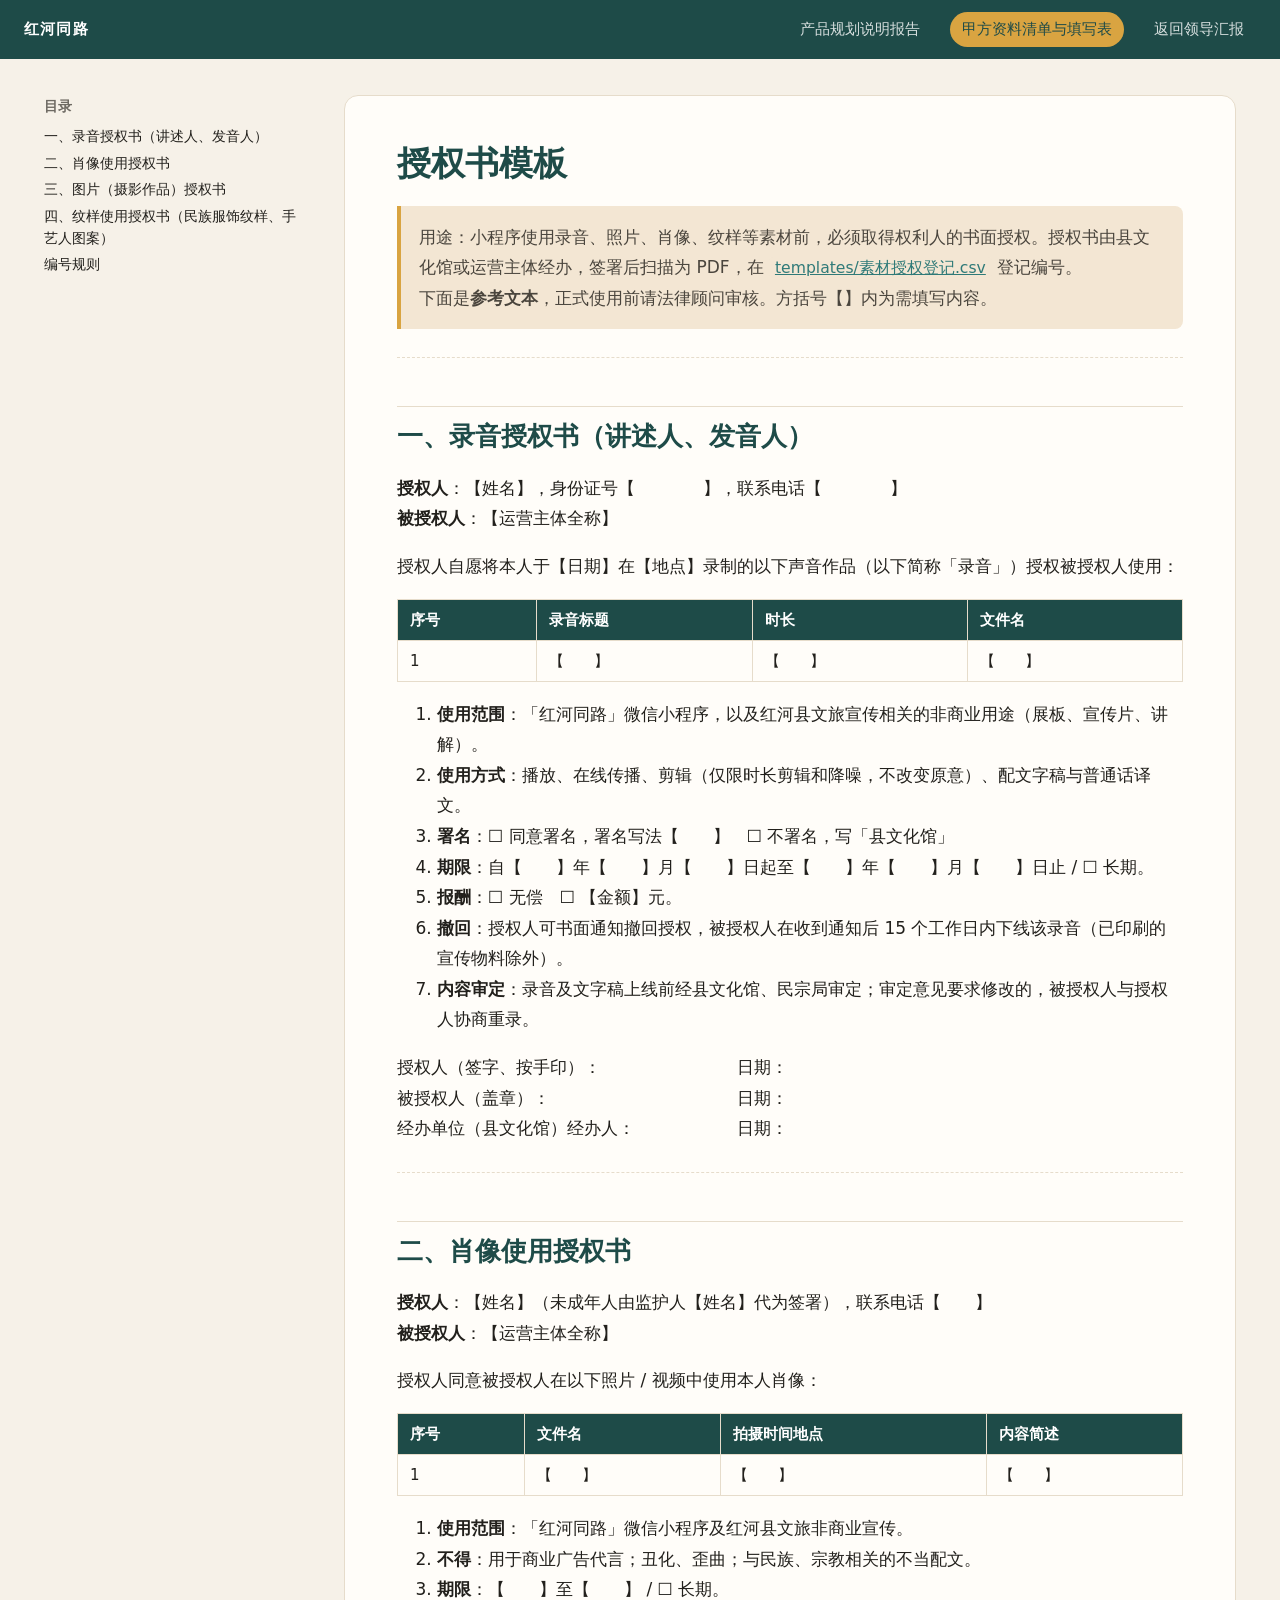
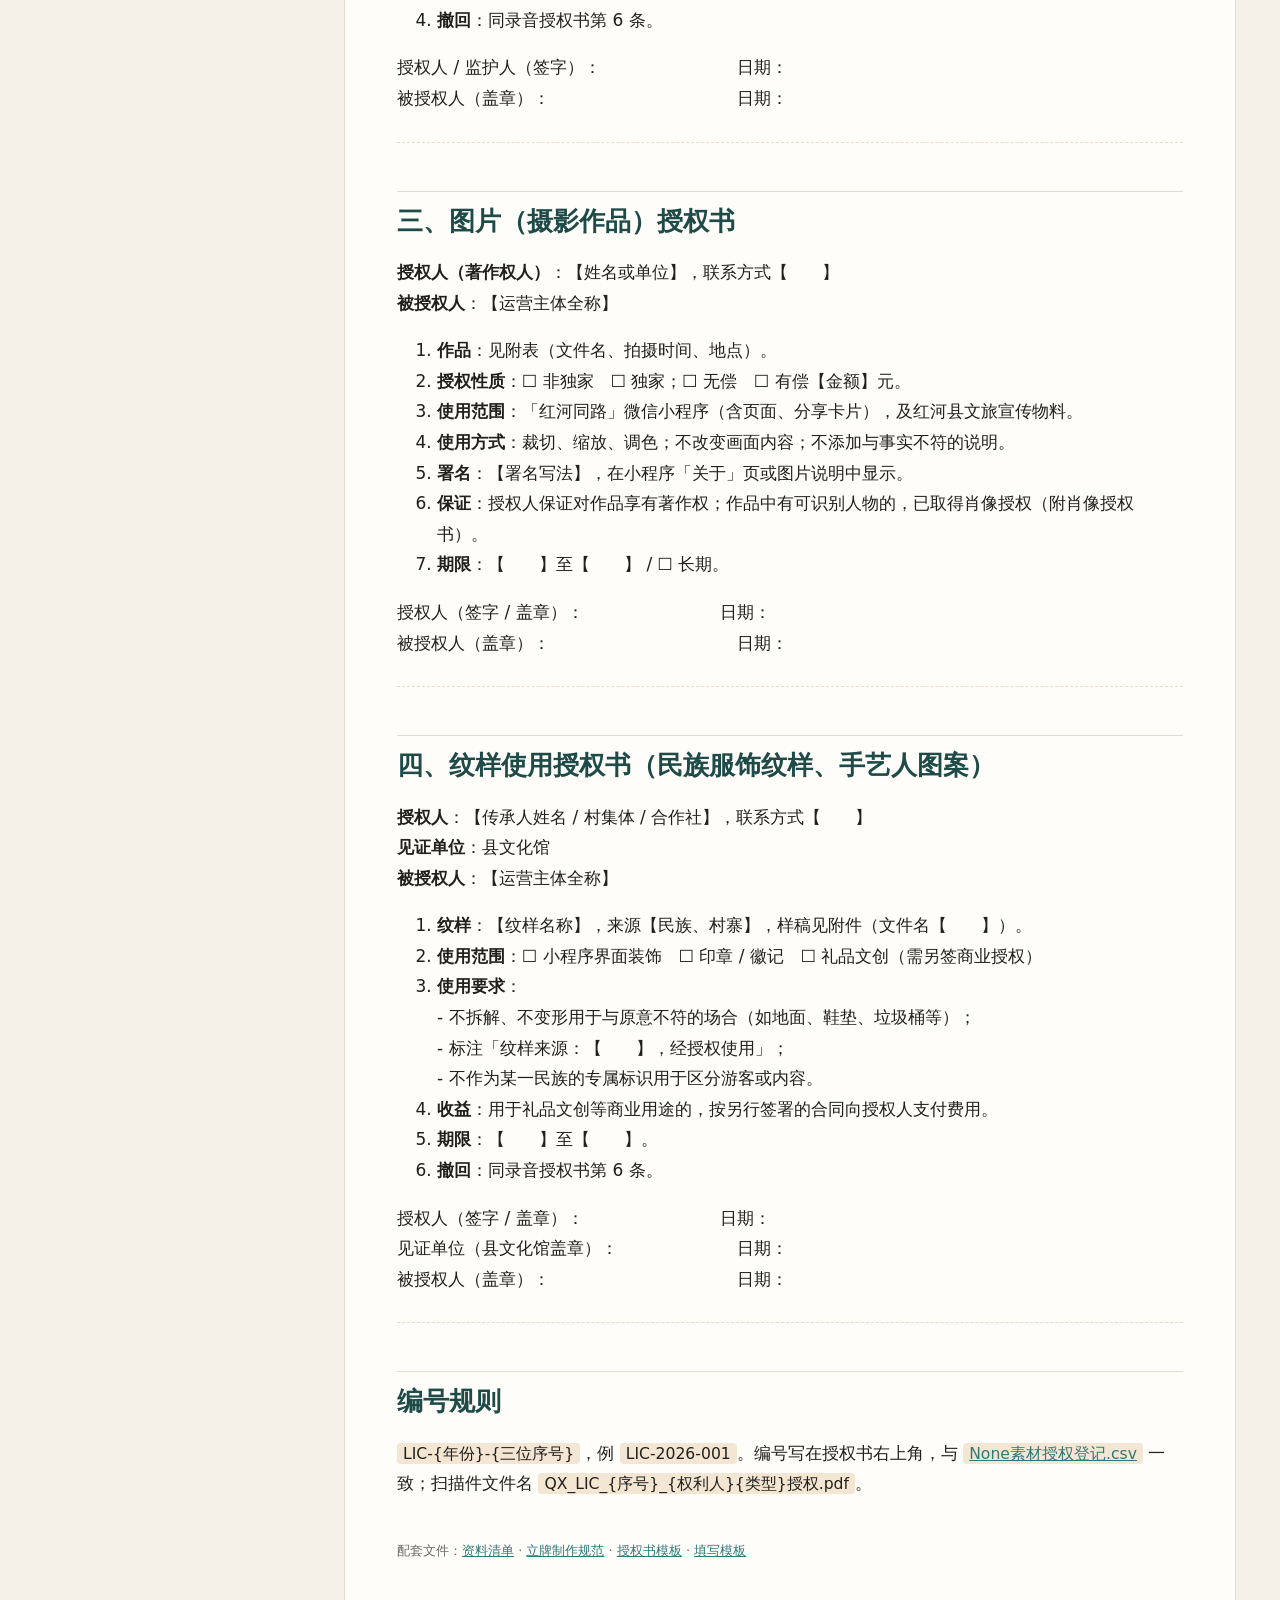
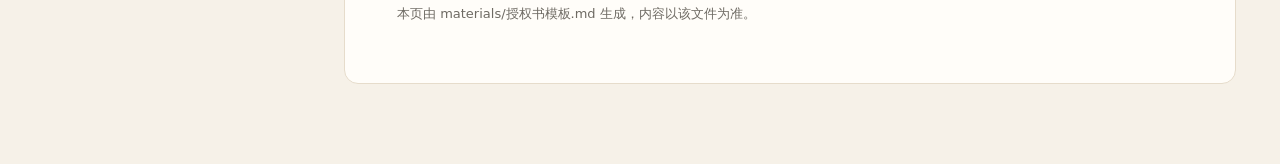
<file: presentation/docs/materials-license.html>
<!DOCTYPE html>
<html lang="zh-CN">
<head>
<meta charset="utf-8">
<meta name="viewport" content="width=device-width, initial-scale=1">
<meta name="robots" content="noindex, nofollow">
<title>红河同路 · 授权书模板</title>
<style>
:root{--teal:#1E4B48;--paddy:#2F7A78;--gold:#D9A441;--ink:#22201C;--stone:#6E6A63;--paper:#F6F1E8;--white:#FFFDF9;--line:#E6DCCB;--membrane:#F3E6D3}
*{box-sizing:border-box}
html{scroll-behavior:smooth;scroll-padding-top:72px}
body{margin:0;background:var(--paper);color:var(--ink);font:17px/1.8 "PingFang SC","Microsoft YaHei","Noto Sans SC","Noto Sans CJK SC",system-ui,sans-serif;-webkit-font-smoothing:antialiased}
a{color:var(--paddy)}
.bar{position:sticky;top:0;z-index:10;display:flex;align-items:center;gap:8px 18px;flex-wrap:wrap;padding:12px 24px;background:var(--teal);color:#fff;font-size:15px}
.bar .brand{font-weight:700;letter-spacing:.08em;margin-right:auto}
.bar a{color:rgba(255,255,255,.82);text-decoration:none;padding:4px 12px;border-radius:20px}
.bar a:hover{color:#fff;background:rgba(255,255,255,.12)}
.bar a.on{color:var(--teal);background:var(--gold)}
.wrap{display:grid;grid-template-columns:260px minmax(0,1fr);gap:40px;max-width:1240px;margin:0 auto;padding:36px 24px 80px}
nav.toc{position:sticky;top:76px;align-self:start;max-height:calc(100vh - 100px);overflow:auto;font-size:14px;line-height:1.6}
nav.toc .h{font-weight:700;color:var(--stone);margin-bottom:8px}
nav.toc ul{list-style:none;margin:0;padding:0}
nav.toc ul ul{padding-left:14px;font-size:13px}
nav.toc li{margin:4px 0}
nav.toc a{color:var(--ink);text-decoration:none}
nav.toc a:hover{color:var(--paddy)}
article{background:var(--white);border:1px solid var(--line);border-radius:14px;padding:44px 52px;min-width:0}
h1,h2,h3,h4{font-family:"Noto Serif SC","Noto Serif CJK SC","Source Han Serif SC","Songti SC",serif;color:var(--teal);line-height:1.4}
h1{font-size:34px;margin:0 0 18px}
h2{font-size:26px;margin:48px 0 14px;padding-top:12px;border-top:1px solid var(--line)}
h3{font-size:21px;margin:32px 0 10px}
h4{font-size:18px;margin:24px 0 8px}
blockquote{margin:16px 0;padding:12px 18px;background:var(--membrane);border-left:4px solid var(--gold);border-radius:0 8px 8px 0;color:#4a453d}
blockquote p{margin:4px 0}
hr{border:0;border-top:1px dashed var(--line);margin:28px 0}
code{font-family:inherit;background:var(--membrane);padding:1px 6px;border-radius:4px;font-size:.92em}
pre{background:var(--membrane);padding:14px 18px;border-radius:8px;overflow:auto}
pre code{background:none;padding:0}
.tbl{overflow-x:auto;margin:14px 0}
table{border-collapse:collapse;width:100%;font-size:15px;line-height:1.6}
th,td{border:1px solid var(--line);padding:8px 12px;text-align:left;vertical-align:top}
th{background:var(--teal);color:#fff;font-weight:600;white-space:nowrap}
tr:nth-child(even) td{background:#FBF7F0}
.dl{display:grid;grid-template-columns:repeat(auto-fill,minmax(240px,1fr));gap:12px;margin:16px 0}
.dl a{display:block;padding:12px 16px;background:var(--paper);border:1px solid var(--line);border-radius:10px;text-decoration:none;color:var(--ink)}
.dl a:hover{border-color:var(--paddy)}
.dl a b{display:block;color:var(--teal)}
.dl a span{font-size:13px;color:var(--stone)}
.dl a.main{background:var(--teal);color:#fff;grid-column:1/-1}
.dl a.main b{color:var(--gold)}
.dl a.main span{color:rgba(255,255,255,.8)}
details{margin:10px 0;border:1px solid var(--line);border-radius:10px;background:var(--paper)}
details summary{cursor:pointer;padding:10px 16px;font-weight:600;color:var(--teal)}
details .in{padding:0 16px 14px}
details .in p{margin:6px 0;font-size:14px;color:var(--stone)}
.foot{margin-top:40px;font-size:13px;color:var(--stone)}
@media (max-width:900px){.wrap{grid-template-columns:1fr;padding:16px 10px 60px;gap:16px}nav.toc{position:static;max-height:none;background:var(--white);border:1px solid var(--line);border-radius:12px;padding:14px 18px}nav.toc ul ul{display:none}article{padding:24px 18px}h1{font-size:26px}h2{font-size:21px}body{font-size:16px}.bar{padding:10px 12px}}
@media print{.bar,nav.toc{display:none}.wrap{display:block;padding:0}article{border:0;padding:0}body{background:#fff}h2{break-after:avoid}tr{break-inside:avoid}}
</style>
</head>
<body>
<div class="bar"><span class="brand">红河同路</span><a href="report.html">产品规划说明报告</a><a href="materials.html" class="on">甲方资料清单与填写表</a><a href="../index.html">返回领导汇报</a></div>
<div class="wrap">
<nav class="toc"><div class="h">目录</div><div class="toc">
<ul>
<li><a href="#一录音授权书讲述人发音人">一、录音授权书（讲述人、发音人）</a></li>
<li><a href="#二肖像使用授权书">二、肖像使用授权书</a></li>
<li><a href="#三图片摄影作品授权书">三、图片（摄影作品）授权书</a></li>
<li><a href="#四纹样使用授权书民族服饰纹样手艺人图案">四、纹样使用授权书（民族服饰纹样、手艺人图案）</a></li>
<li><a href="#编号规则">编号规则</a></li>
</ul>
</div>
</nav>
<article>
<h1 id="授权书模板">授权书模板</h1>
<blockquote>
<p>用途：小程序使用录音、照片、肖像、纹样等素材前，必须取得权利人的书面授权。授权书由县文化馆或运营主体经办，签署后扫描为 PDF，在 <a href="materials.html#tpl-素材授权登记"><code>templates/素材授权登记.csv</code></a> 登记编号。<br />
下面是<strong>参考文本</strong>，正式使用前请法律顾问审核。方括号【】内为需填写内容。</p>
</blockquote>
<hr />
<h2 id="一录音授权书讲述人发音人">一、录音授权书（讲述人、发音人）</h2>
<p><strong>授权人</strong>：【姓名】，身份证号【　　　　】，联系电话【　　　　】<br />
<strong>被授权人</strong>：【运营主体全称】</p>
<p>授权人自愿将本人于【日期】在【地点】录制的以下声音作品（以下简称「录音」）授权被授权人使用：</p>
<div class="tbl"><table>
<thead>
<tr>
<th>序号</th>
<th>录音标题</th>
<th>时长</th>
<th>文件名</th>
</tr>
</thead>
<tbody>
<tr>
<td>1</td>
<td>【　　】</td>
<td>【　　】</td>
<td>【　　】</td>
</tr>
</tbody>
</table></div>
<ol>
<li><strong>使用范围</strong>：「红河同路」微信小程序，以及红河县文旅宣传相关的非商业用途（展板、宣传片、讲解）。</li>
<li><strong>使用方式</strong>：播放、在线传播、剪辑（仅限时长剪辑和降噪，不改变原意）、配文字稿与普通话译文。</li>
<li><strong>署名</strong>：☐ 同意署名，署名写法【　　】　☐ 不署名，写「县文化馆」</li>
<li><strong>期限</strong>：自【　　】年【　　】月【　　】日起至【　　】年【　　】月【　　】日止 / ☐ 长期。</li>
<li><strong>报酬</strong>：☐ 无偿　☐ 【金额】元。</li>
<li><strong>撤回</strong>：授权人可书面通知撤回授权，被授权人在收到通知后 15 个工作日内下线该录音（已印刷的宣传物料除外）。</li>
<li><strong>内容审定</strong>：录音及文字稿上线前经县文化馆、民宗局审定；审定意见要求修改的，被授权人与授权人协商重录。</li>
</ol>
<p>授权人（签字、按手印）：　　　　　　　　日期：<br />
被授权人（盖章）：　　　　　　　　　　　日期：<br />
经办单位（县文化馆）经办人：　　　　　　日期：</p>
<hr />
<h2 id="二肖像使用授权书">二、肖像使用授权书</h2>
<p><strong>授权人</strong>：【姓名】（未成年人由监护人【姓名】代为签署），联系电话【　　】<br />
<strong>被授权人</strong>：【运营主体全称】</p>
<p>授权人同意被授权人在以下照片 / 视频中使用本人肖像：</p>
<div class="tbl"><table>
<thead>
<tr>
<th>序号</th>
<th>文件名</th>
<th>拍摄时间地点</th>
<th>内容简述</th>
</tr>
</thead>
<tbody>
<tr>
<td>1</td>
<td>【　　】</td>
<td>【　　】</td>
<td>【　　】</td>
</tr>
</tbody>
</table></div>
<ol>
<li><strong>使用范围</strong>：「红河同路」微信小程序及红河县文旅非商业宣传。</li>
<li><strong>不得</strong>：用于商业广告代言；丑化、歪曲；与民族、宗教相关的不当配文。</li>
<li><strong>期限</strong>：【　　】至【　　】 / ☐ 长期。</li>
<li><strong>撤回</strong>：同录音授权书第 6 条。</li>
</ol>
<p>授权人 / 监护人（签字）：　　　　　　　　日期：<br />
被授权人（盖章）：　　　　　　　　　　　日期：</p>
<hr />
<h2 id="三图片摄影作品授权书">三、图片（摄影作品）授权书</h2>
<p><strong>授权人（著作权人）</strong>：【姓名或单位】，联系方式【　　】<br />
<strong>被授权人</strong>：【运营主体全称】</p>
<ol>
<li><strong>作品</strong>：见附表（文件名、拍摄时间、地点）。</li>
<li><strong>授权性质</strong>：☐ 非独家　☐ 独家；☐ 无偿　☐ 有偿【金额】元。</li>
<li><strong>使用范围</strong>：「红河同路」微信小程序（含页面、分享卡片），及红河县文旅宣传物料。</li>
<li><strong>使用方式</strong>：裁切、缩放、调色；不改变画面内容；不添加与事实不符的说明。</li>
<li><strong>署名</strong>：【署名写法】，在小程序「关于」页或图片说明中显示。</li>
<li><strong>保证</strong>：授权人保证对作品享有著作权；作品中有可识别人物的，已取得肖像授权（附肖像授权书）。</li>
<li><strong>期限</strong>：【　　】至【　　】 / ☐ 长期。</li>
</ol>
<p>授权人（签字 / 盖章）：　　　　　　　　日期：<br />
被授权人（盖章）：　　　　　　　　　　　日期：</p>
<hr />
<h2 id="四纹样使用授权书民族服饰纹样手艺人图案">四、纹样使用授权书（民族服饰纹样、手艺人图案）</h2>
<p><strong>授权人</strong>：【传承人姓名 / 村集体 / 合作社】，联系方式【　　】<br />
<strong>见证单位</strong>：县文化馆<br />
<strong>被授权人</strong>：【运营主体全称】</p>
<ol>
<li><strong>纹样</strong>：【纹样名称】，来源【民族、村寨】，样稿见附件（文件名【　　】）。</li>
<li><strong>使用范围</strong>：☐ 小程序界面装饰　☐ 印章 / 徽记　☐ 礼品文创（需另签商业授权）</li>
<li><strong>使用要求</strong>：<br />
   - 不拆解、不变形用于与原意不符的场合（如地面、鞋垫、垃圾桶等）；<br />
   - 标注「纹样来源：【　　】，经授权使用」；<br />
   - 不作为某一民族的专属标识用于区分游客或内容。</li>
<li><strong>收益</strong>：用于礼品文创等商业用途的，按另行签署的合同向授权人支付费用。</li>
<li><strong>期限</strong>：【　　】至【　　】。</li>
<li><strong>撤回</strong>：同录音授权书第 6 条。</li>
</ol>
<p>授权人（签字 / 盖章）：　　　　　　　　日期：<br />
见证单位（县文化馆盖章）：　　　　　　　日期：<br />
被授权人（盖章）：　　　　　　　　　　　日期：</p>
<hr />
<h2 id="编号规则">编号规则</h2>
<p><code>LIC-{年份}-{三位序号}</code>，例 <code>LIC-2026-001</code>。编号写在授权书右上角，与 <a href="materials.html#tpl-素材授权登记"><code>None素材授权登记.csv</code></a> 一致；扫描件文件名 <code>QX_LIC_{序号}_{权利人}{类型}授权.pdf</code>。</p>
<p class="foot">配套文件：<a href="materials.html">资料清单</a> · <a href="materials-sign.html">立牌制作规范</a> · <a href="materials-license.html">授权书模板</a> · <a href="materials.html#templates">填写模板</a></p>
<p class="foot">本页由 materials/授权书模板.md 生成，内容以该文件为准。</p>
</article>
</div>
<script>
function openTarget(){var t=location.hash&&document.getElementById(decodeURIComponent(location.hash.slice(1)));if(t&&t.tagName==='DETAILS'){t.open=true;t.scrollIntoView();}}
window.addEventListener('hashchange',openTarget);openTarget();
</script>
</body>
</html>
</file>
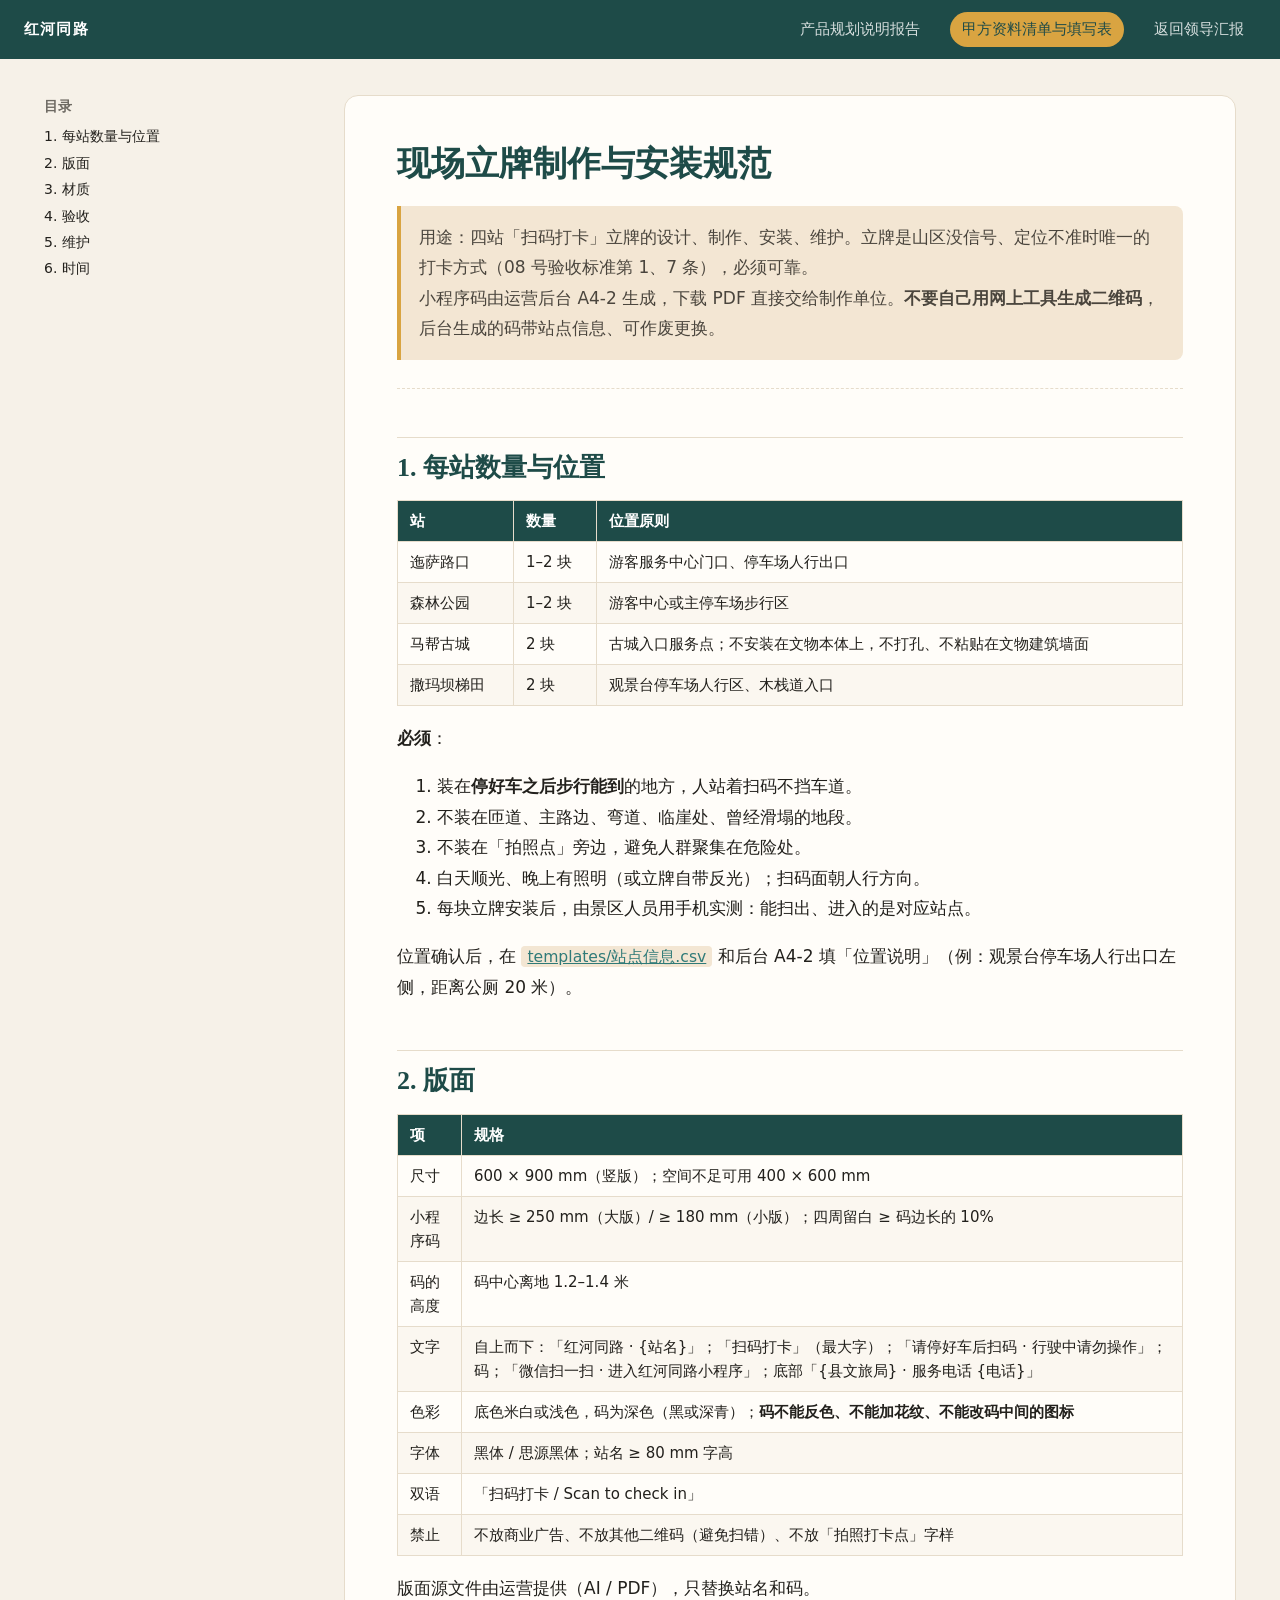
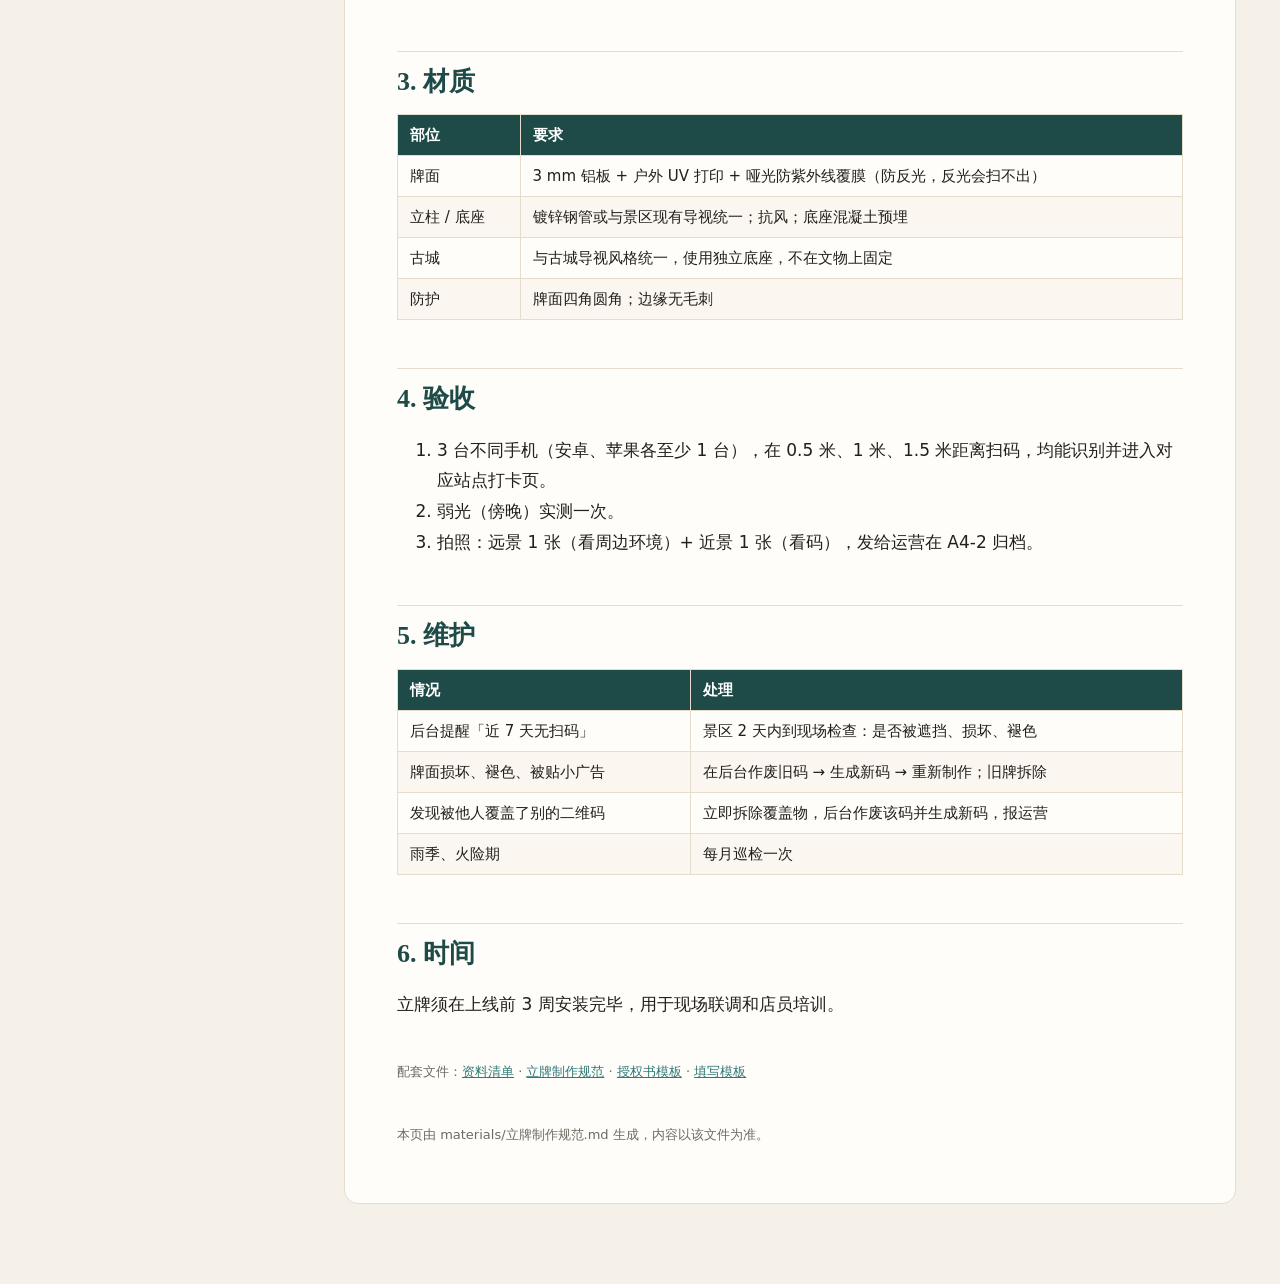
<file: presentation/docs/materials-sign.html>
<!DOCTYPE html>
<html lang="zh-CN">
<head>
<meta charset="utf-8">
<meta name="viewport" content="width=device-width, initial-scale=1">
<meta name="robots" content="noindex, nofollow">
<title>红河同路 · 立牌制作规范</title>
<style>
:root{--teal:#1E4B48;--paddy:#2F7A78;--gold:#D9A441;--ink:#22201C;--stone:#6E6A63;--paper:#F6F1E8;--white:#FFFDF9;--line:#E6DCCB;--membrane:#F3E6D3}
*{box-sizing:border-box}
html{scroll-behavior:smooth;scroll-padding-top:72px}
body{margin:0;background:var(--paper);color:var(--ink);font:17px/1.8 "PingFang SC","Microsoft YaHei","Noto Sans SC","Noto Sans CJK SC",system-ui,sans-serif;-webkit-font-smoothing:antialiased}
a{color:var(--paddy)}
.bar{position:sticky;top:0;z-index:10;display:flex;align-items:center;gap:8px 18px;flex-wrap:wrap;padding:12px 24px;background:var(--teal);color:#fff;font-size:15px}
.bar .brand{font-weight:700;letter-spacing:.08em;margin-right:auto}
.bar a{color:rgba(255,255,255,.82);text-decoration:none;padding:4px 12px;border-radius:20px}
.bar a:hover{color:#fff;background:rgba(255,255,255,.12)}
.bar a.on{color:var(--teal);background:var(--gold)}
.wrap{display:grid;grid-template-columns:260px minmax(0,1fr);gap:40px;max-width:1240px;margin:0 auto;padding:36px 24px 80px}
nav.toc{position:sticky;top:76px;align-self:start;max-height:calc(100vh - 100px);overflow:auto;font-size:14px;line-height:1.6}
nav.toc .h{font-weight:700;color:var(--stone);margin-bottom:8px}
nav.toc ul{list-style:none;margin:0;padding:0}
nav.toc ul ul{padding-left:14px;font-size:13px}
nav.toc li{margin:4px 0}
nav.toc a{color:var(--ink);text-decoration:none}
nav.toc a:hover{color:var(--paddy)}
article{background:var(--white);border:1px solid var(--line);border-radius:14px;padding:44px 52px;min-width:0}
h1,h2,h3,h4{font-family:"Noto Serif SC","Noto Serif CJK SC","Source Han Serif SC","Songti SC",serif;color:var(--teal);line-height:1.4}
h1{font-size:34px;margin:0 0 18px}
h2{font-size:26px;margin:48px 0 14px;padding-top:12px;border-top:1px solid var(--line)}
h3{font-size:21px;margin:32px 0 10px}
h4{font-size:18px;margin:24px 0 8px}
blockquote{margin:16px 0;padding:12px 18px;background:var(--membrane);border-left:4px solid var(--gold);border-radius:0 8px 8px 0;color:#4a453d}
blockquote p{margin:4px 0}
hr{border:0;border-top:1px dashed var(--line);margin:28px 0}
code{font-family:inherit;background:var(--membrane);padding:1px 6px;border-radius:4px;font-size:.92em}
pre{background:var(--membrane);padding:14px 18px;border-radius:8px;overflow:auto}
pre code{background:none;padding:0}
.tbl{overflow-x:auto;margin:14px 0}
table{border-collapse:collapse;width:100%;font-size:15px;line-height:1.6}
th,td{border:1px solid var(--line);padding:8px 12px;text-align:left;vertical-align:top}
th{background:var(--teal);color:#fff;font-weight:600;white-space:nowrap}
tr:nth-child(even) td{background:#FBF7F0}
.dl{display:grid;grid-template-columns:repeat(auto-fill,minmax(240px,1fr));gap:12px;margin:16px 0}
.dl a{display:block;padding:12px 16px;background:var(--paper);border:1px solid var(--line);border-radius:10px;text-decoration:none;color:var(--ink)}
.dl a:hover{border-color:var(--paddy)}
.dl a b{display:block;color:var(--teal)}
.dl a span{font-size:13px;color:var(--stone)}
.dl a.main{background:var(--teal);color:#fff;grid-column:1/-1}
.dl a.main b{color:var(--gold)}
.dl a.main span{color:rgba(255,255,255,.8)}
details{margin:10px 0;border:1px solid var(--line);border-radius:10px;background:var(--paper)}
details summary{cursor:pointer;padding:10px 16px;font-weight:600;color:var(--teal)}
details .in{padding:0 16px 14px}
details .in p{margin:6px 0;font-size:14px;color:var(--stone)}
.foot{margin-top:40px;font-size:13px;color:var(--stone)}
@media (max-width:900px){.wrap{grid-template-columns:1fr;padding:16px 10px 60px;gap:16px}nav.toc{position:static;max-height:none;background:var(--white);border:1px solid var(--line);border-radius:12px;padding:14px 18px}nav.toc ul ul{display:none}article{padding:24px 18px}h1{font-size:26px}h2{font-size:21px}body{font-size:16px}.bar{padding:10px 12px}}
@media print{.bar,nav.toc{display:none}.wrap{display:block;padding:0}article{border:0;padding:0}body{background:#fff}h2{break-after:avoid}tr{break-inside:avoid}}
</style>
</head>
<body>
<div class="bar"><span class="brand">红河同路</span><a href="report.html">产品规划说明报告</a><a href="materials.html" class="on">甲方资料清单与填写表</a><a href="../index.html">返回领导汇报</a></div>
<div class="wrap">
<nav class="toc"><div class="h">目录</div><div class="toc">
<ul>
<li><a href="#1-每站数量与位置">1. 每站数量与位置</a></li>
<li><a href="#2-版面">2. 版面</a></li>
<li><a href="#3-材质">3. 材质</a></li>
<li><a href="#4-验收">4. 验收</a></li>
<li><a href="#5-维护">5. 维护</a></li>
<li><a href="#6-时间">6. 时间</a></li>
</ul>
</div>
</nav>
<article>
<h1 id="现场立牌制作与安装规范">现场立牌制作与安装规范</h1>
<blockquote>
<p>用途：四站「扫码打卡」立牌的设计、制作、安装、维护。立牌是山区没信号、定位不准时唯一的打卡方式（08 号验收标准第 1、7 条），必须可靠。<br />
小程序码由运营后台 A4-2 生成，下载 PDF 直接交给制作单位。<strong>不要自己用网上工具生成二维码</strong>，后台生成的码带站点信息、可作废更换。</p>
</blockquote>
<hr />
<h2 id="1-每站数量与位置">1. 每站数量与位置</h2>
<div class="tbl"><table>
<thead>
<tr>
<th>站</th>
<th>数量</th>
<th>位置原则</th>
</tr>
</thead>
<tbody>
<tr>
<td>迤萨路口</td>
<td>1–2 块</td>
<td>游客服务中心门口、停车场人行出口</td>
</tr>
<tr>
<td>森林公园</td>
<td>1–2 块</td>
<td>游客中心或主停车场步行区</td>
</tr>
<tr>
<td>马帮古城</td>
<td>2 块</td>
<td>古城入口服务点；不安装在文物本体上，不打孔、不粘贴在文物建筑墙面</td>
</tr>
<tr>
<td>撒玛坝梯田</td>
<td>2 块</td>
<td>观景台停车场人行区、木栈道入口</td>
</tr>
</tbody>
</table></div>
<p><strong>必须</strong>：</p>
<ol>
<li>装在<strong>停好车之后步行能到</strong>的地方，人站着扫码不挡车道。</li>
<li>不装在匝道、主路边、弯道、临崖处、曾经滑塌的地段。</li>
<li>不装在「拍照点」旁边，避免人群聚集在危险处。</li>
<li>白天顺光、晚上有照明（或立牌自带反光）；扫码面朝人行方向。</li>
<li>每块立牌安装后，由景区人员用手机实测：能扫出、进入的是对应站点。</li>
</ol>
<p>位置确认后，在 <a href="materials.html#tpl-站点信息"><code>templates/站点信息.csv</code></a> 和后台 A4-2 填「位置说明」（例：观景台停车场人行出口左侧，距离公厕 20 米）。</p>
<h2 id="2-版面">2. 版面</h2>
<div class="tbl"><table>
<thead>
<tr>
<th>项</th>
<th>规格</th>
</tr>
</thead>
<tbody>
<tr>
<td>尺寸</td>
<td>600 × 900 mm（竖版）；空间不足可用 400 × 600 mm</td>
</tr>
<tr>
<td>小程序码</td>
<td>边长 ≥ 250 mm（大版）/ ≥ 180 mm（小版）；四周留白 ≥ 码边长的 10%</td>
</tr>
<tr>
<td>码的高度</td>
<td>码中心离地 1.2–1.4 米</td>
</tr>
<tr>
<td>文字</td>
<td>自上而下：「红河同路 · {站名}」；「扫码打卡」（最大字）；「请停好车后扫码 · 行驶中请勿操作」；码；「微信扫一扫 · 进入红河同路小程序」；底部「{县文旅局} · 服务电话 {电话}」</td>
</tr>
<tr>
<td>色彩</td>
<td>底色米白或浅色，码为深色（黑或深青）；<strong>码不能反色、不能加花纹、不能改码中间的图标</strong></td>
</tr>
<tr>
<td>字体</td>
<td>黑体 / 思源黑体；站名 ≥ 80 mm 字高</td>
</tr>
<tr>
<td>双语</td>
<td>「扫码打卡 / Scan to check in」</td>
</tr>
<tr>
<td>禁止</td>
<td>不放商业广告、不放其他二维码（避免扫错）、不放「拍照打卡点」字样</td>
</tr>
</tbody>
</table></div>
<p>版面源文件由运营提供（AI / PDF），只替换站名和码。</p>
<h2 id="3-材质">3. 材质</h2>
<div class="tbl"><table>
<thead>
<tr>
<th>部位</th>
<th>要求</th>
</tr>
</thead>
<tbody>
<tr>
<td>牌面</td>
<td>3 mm 铝板 + 户外 UV 打印 + 哑光防紫外线覆膜（防反光，反光会扫不出）</td>
</tr>
<tr>
<td>立柱 / 底座</td>
<td>镀锌钢管或与景区现有导视统一；抗风；底座混凝土预埋</td>
</tr>
<tr>
<td>古城</td>
<td>与古城导视风格统一，使用独立底座，不在文物上固定</td>
</tr>
<tr>
<td>防护</td>
<td>牌面四角圆角；边缘无毛刺</td>
</tr>
</tbody>
</table></div>
<h2 id="4-验收">4. 验收</h2>
<ol>
<li>3 台不同手机（安卓、苹果各至少 1 台），在 0.5 米、1 米、1.5 米距离扫码，均能识别并进入对应站点打卡页。</li>
<li>弱光（傍晚）实测一次。</li>
<li>拍照：远景 1 张（看周边环境）+ 近景 1 张（看码），发给运营在 A4-2 归档。</li>
</ol>
<h2 id="5-维护">5. 维护</h2>
<div class="tbl"><table>
<thead>
<tr>
<th>情况</th>
<th>处理</th>
</tr>
</thead>
<tbody>
<tr>
<td>后台提醒「近 7 天无扫码」</td>
<td>景区 2 天内到现场检查：是否被遮挡、损坏、褪色</td>
</tr>
<tr>
<td>牌面损坏、褪色、被贴小广告</td>
<td>在后台作废旧码 → 生成新码 → 重新制作；旧牌拆除</td>
</tr>
<tr>
<td>发现被他人覆盖了别的二维码</td>
<td>立即拆除覆盖物，后台作废该码并生成新码，报运营</td>
</tr>
<tr>
<td>雨季、火险期</td>
<td>每月巡检一次</td>
</tr>
</tbody>
</table></div>
<h2 id="6-时间">6. 时间</h2>
<p>立牌须在上线前 3 周安装完毕，用于现场联调和店员培训。</p>
<p class="foot">配套文件：<a href="materials.html">资料清单</a> · <a href="materials-sign.html">立牌制作规范</a> · <a href="materials-license.html">授权书模板</a> · <a href="materials.html#templates">填写模板</a></p>
<p class="foot">本页由 materials/立牌制作规范.md 生成，内容以该文件为准。</p>
</article>
</div>
<script>
function openTarget(){var t=location.hash&&document.getElementById(decodeURIComponent(location.hash.slice(1)));if(t&&t.tagName==='DETAILS'){t.open=true;t.scrollIntoView();}}
window.addEventListener('hashchange',openTarget);openTarget();
</script>
</body>
</html>
</file>
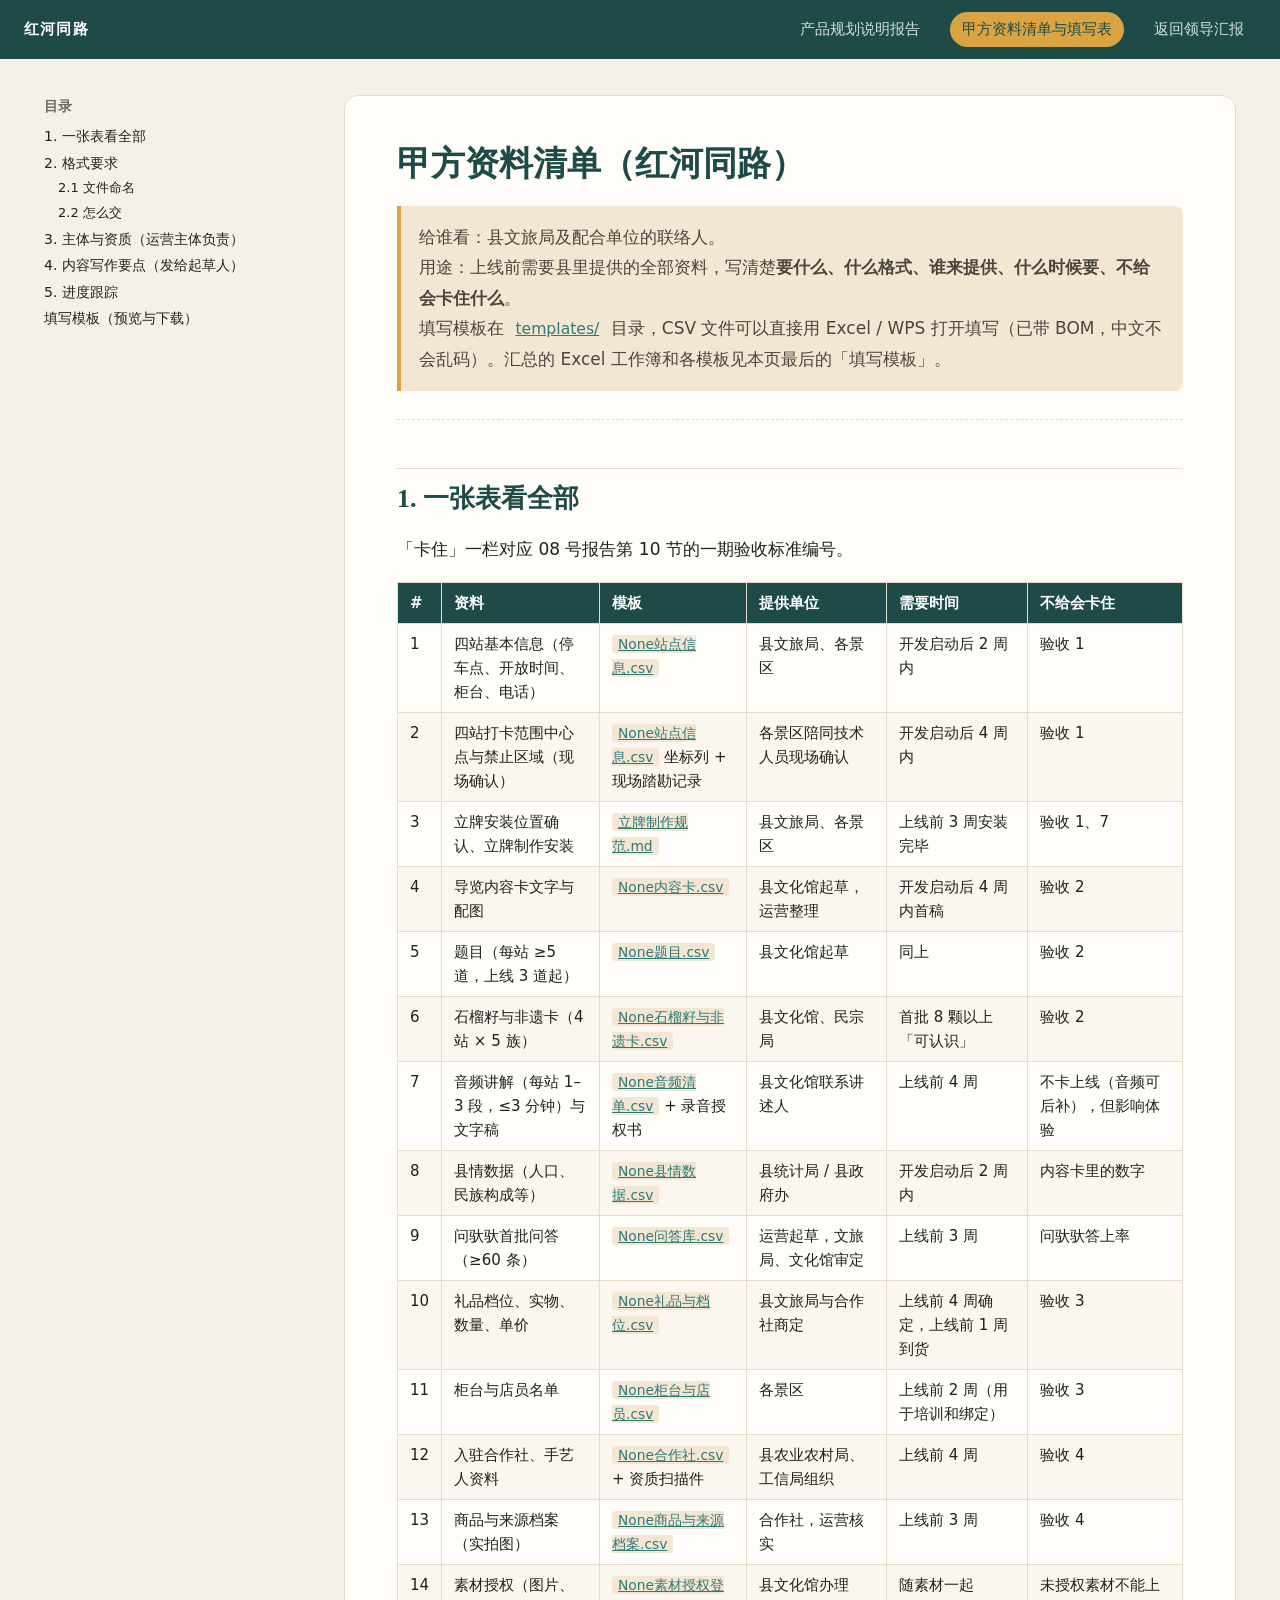
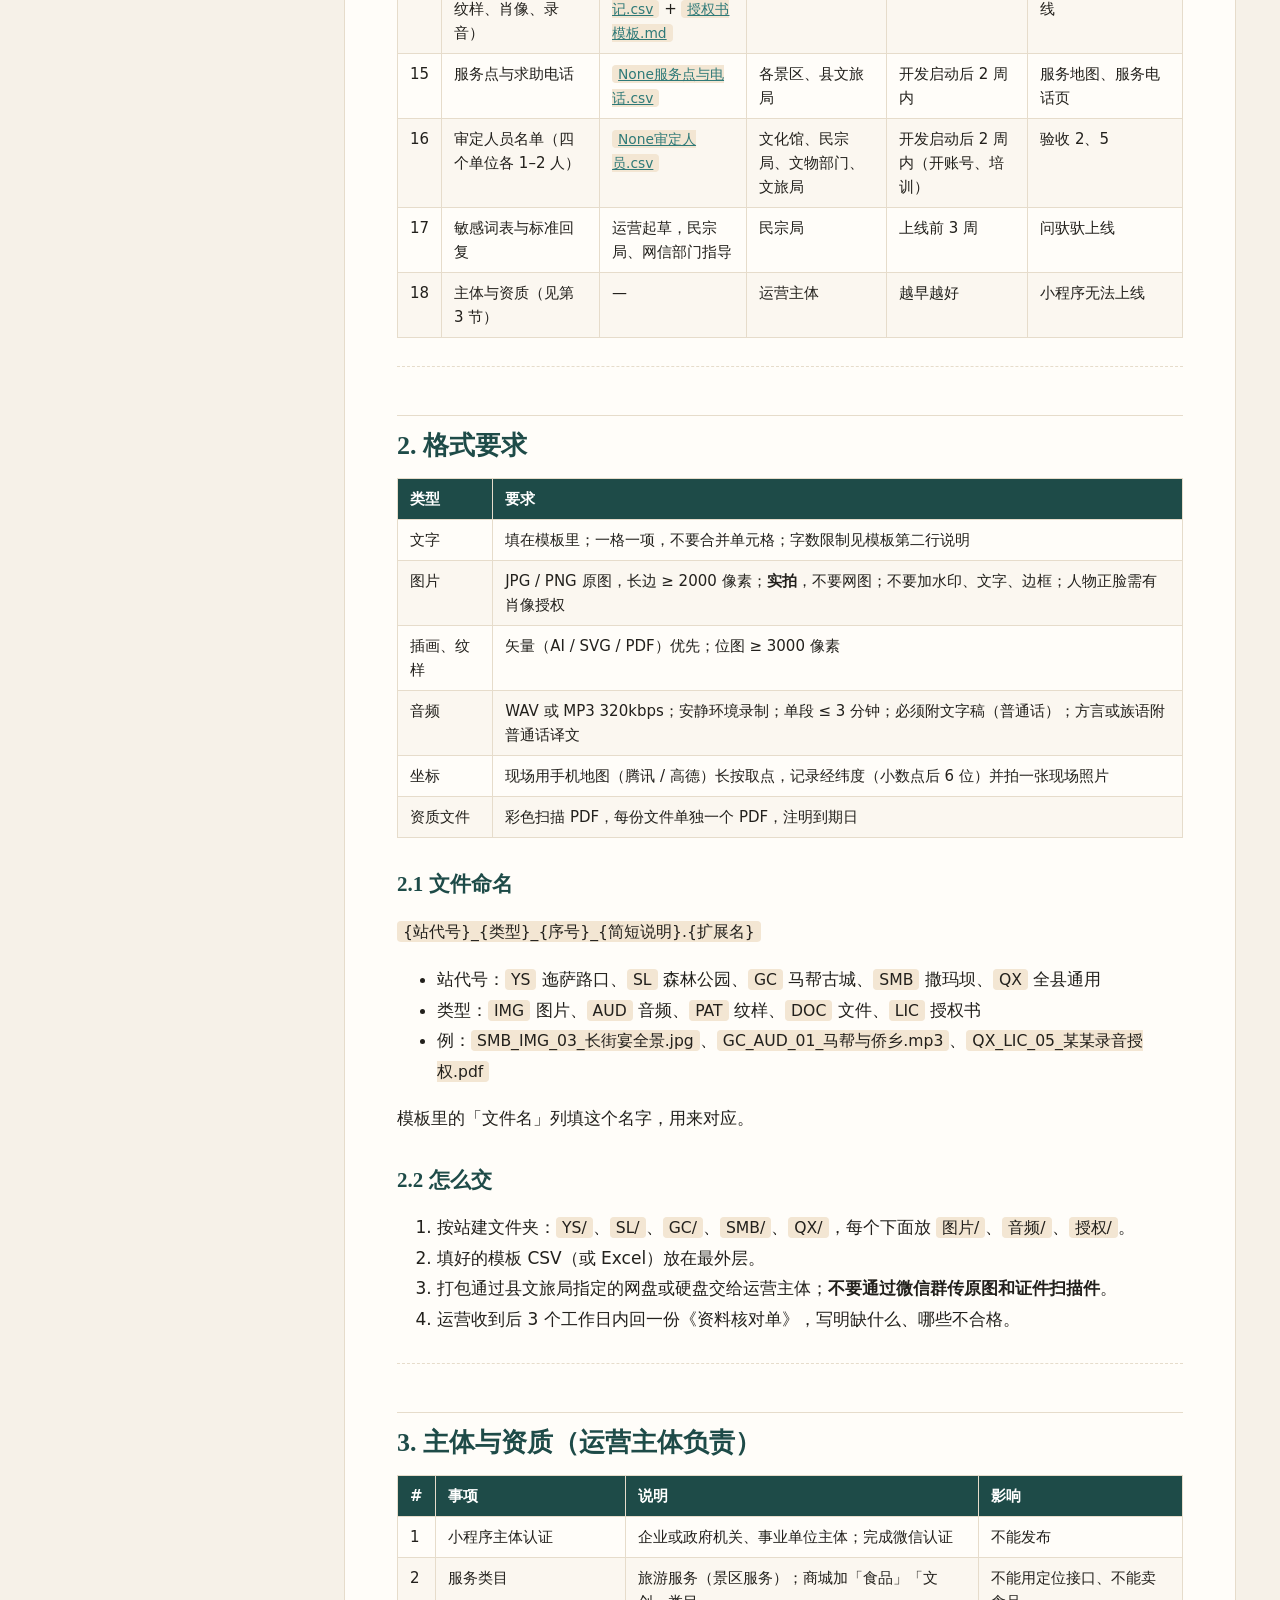
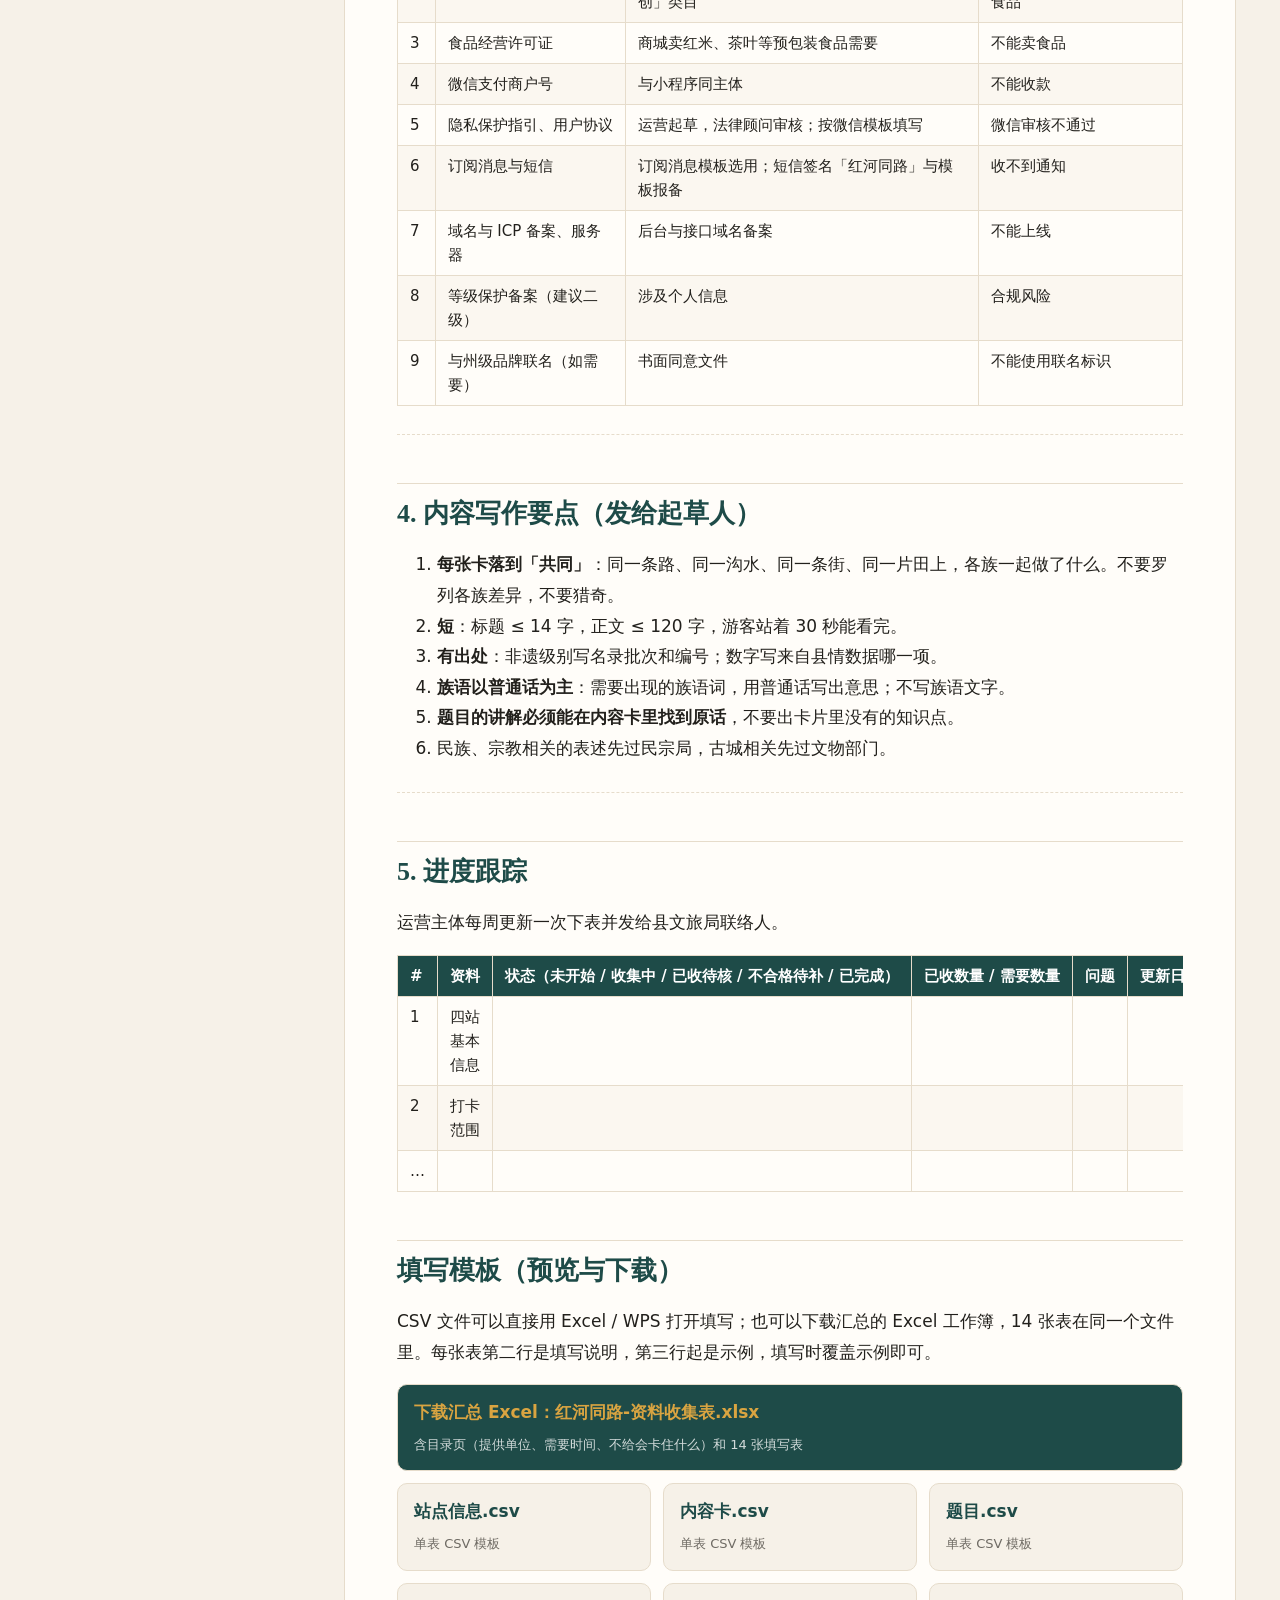
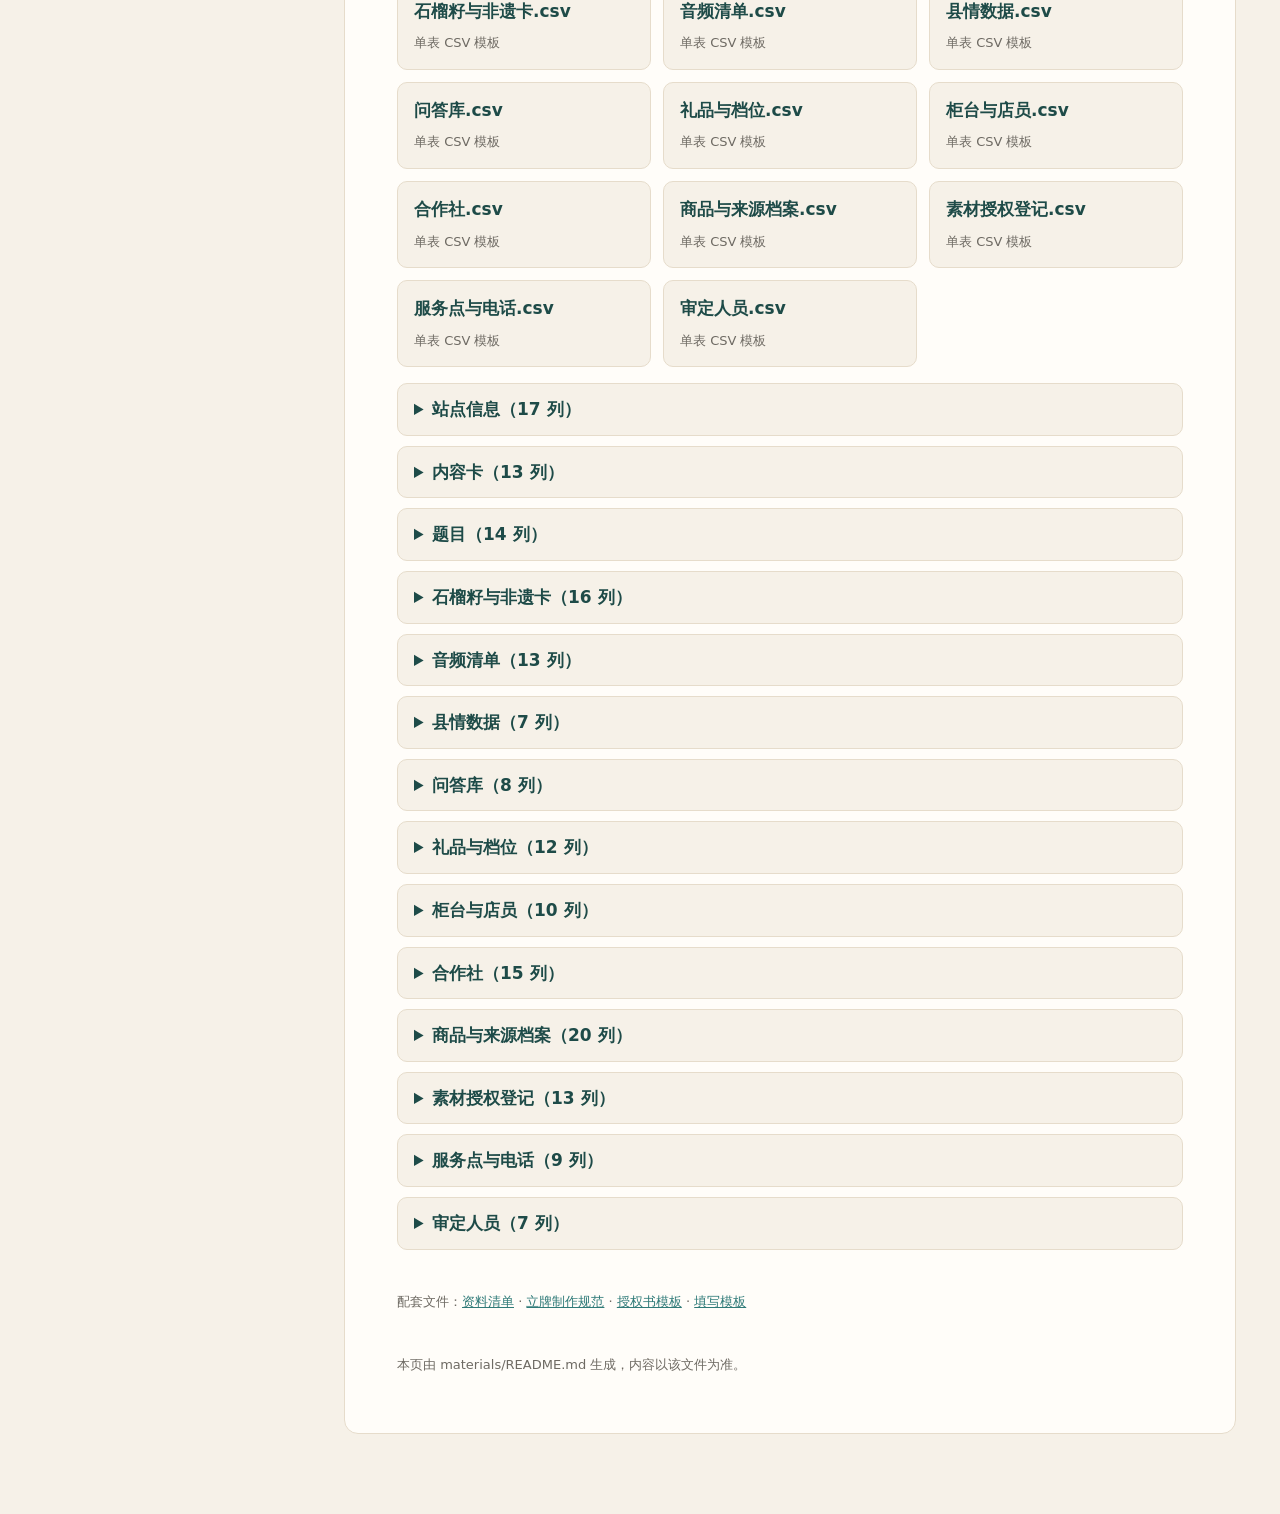
<file: presentation/docs/materials.html>
<!DOCTYPE html>
<html lang="zh-CN">
<head>
<meta charset="utf-8">
<meta name="viewport" content="width=device-width, initial-scale=1">
<meta name="robots" content="noindex, nofollow">
<title>红河同路 · 甲方资料清单</title>
<style>
:root{--teal:#1E4B48;--paddy:#2F7A78;--gold:#D9A441;--ink:#22201C;--stone:#6E6A63;--paper:#F6F1E8;--white:#FFFDF9;--line:#E6DCCB;--membrane:#F3E6D3}
*{box-sizing:border-box}
html{scroll-behavior:smooth;scroll-padding-top:72px}
body{margin:0;background:var(--paper);color:var(--ink);font:17px/1.8 "PingFang SC","Microsoft YaHei","Noto Sans SC","Noto Sans CJK SC",system-ui,sans-serif;-webkit-font-smoothing:antialiased}
a{color:var(--paddy)}
.bar{position:sticky;top:0;z-index:10;display:flex;align-items:center;gap:8px 18px;flex-wrap:wrap;padding:12px 24px;background:var(--teal);color:#fff;font-size:15px}
.bar .brand{font-weight:700;letter-spacing:.08em;margin-right:auto}
.bar a{color:rgba(255,255,255,.82);text-decoration:none;padding:4px 12px;border-radius:20px}
.bar a:hover{color:#fff;background:rgba(255,255,255,.12)}
.bar a.on{color:var(--teal);background:var(--gold)}
.wrap{display:grid;grid-template-columns:260px minmax(0,1fr);gap:40px;max-width:1240px;margin:0 auto;padding:36px 24px 80px}
nav.toc{position:sticky;top:76px;align-self:start;max-height:calc(100vh - 100px);overflow:auto;font-size:14px;line-height:1.6}
nav.toc .h{font-weight:700;color:var(--stone);margin-bottom:8px}
nav.toc ul{list-style:none;margin:0;padding:0}
nav.toc ul ul{padding-left:14px;font-size:13px}
nav.toc li{margin:4px 0}
nav.toc a{color:var(--ink);text-decoration:none}
nav.toc a:hover{color:var(--paddy)}
article{background:var(--white);border:1px solid var(--line);border-radius:14px;padding:44px 52px;min-width:0}
h1,h2,h3,h4{font-family:"Noto Serif SC","Noto Serif CJK SC","Source Han Serif SC","Songti SC",serif;color:var(--teal);line-height:1.4}
h1{font-size:34px;margin:0 0 18px}
h2{font-size:26px;margin:48px 0 14px;padding-top:12px;border-top:1px solid var(--line)}
h3{font-size:21px;margin:32px 0 10px}
h4{font-size:18px;margin:24px 0 8px}
blockquote{margin:16px 0;padding:12px 18px;background:var(--membrane);border-left:4px solid var(--gold);border-radius:0 8px 8px 0;color:#4a453d}
blockquote p{margin:4px 0}
hr{border:0;border-top:1px dashed var(--line);margin:28px 0}
code{font-family:inherit;background:var(--membrane);padding:1px 6px;border-radius:4px;font-size:.92em}
pre{background:var(--membrane);padding:14px 18px;border-radius:8px;overflow:auto}
pre code{background:none;padding:0}
.tbl{overflow-x:auto;margin:14px 0}
table{border-collapse:collapse;width:100%;font-size:15px;line-height:1.6}
th,td{border:1px solid var(--line);padding:8px 12px;text-align:left;vertical-align:top}
th{background:var(--teal);color:#fff;font-weight:600;white-space:nowrap}
tr:nth-child(even) td{background:#FBF7F0}
.dl{display:grid;grid-template-columns:repeat(auto-fill,minmax(240px,1fr));gap:12px;margin:16px 0}
.dl a{display:block;padding:12px 16px;background:var(--paper);border:1px solid var(--line);border-radius:10px;text-decoration:none;color:var(--ink)}
.dl a:hover{border-color:var(--paddy)}
.dl a b{display:block;color:var(--teal)}
.dl a span{font-size:13px;color:var(--stone)}
.dl a.main{background:var(--teal);color:#fff;grid-column:1/-1}
.dl a.main b{color:var(--gold)}
.dl a.main span{color:rgba(255,255,255,.8)}
details{margin:10px 0;border:1px solid var(--line);border-radius:10px;background:var(--paper)}
details summary{cursor:pointer;padding:10px 16px;font-weight:600;color:var(--teal)}
details .in{padding:0 16px 14px}
details .in p{margin:6px 0;font-size:14px;color:var(--stone)}
.foot{margin-top:40px;font-size:13px;color:var(--stone)}
@media (max-width:900px){.wrap{grid-template-columns:1fr;padding:16px 10px 60px;gap:16px}nav.toc{position:static;max-height:none;background:var(--white);border:1px solid var(--line);border-radius:12px;padding:14px 18px}nav.toc ul ul{display:none}article{padding:24px 18px}h1{font-size:26px}h2{font-size:21px}body{font-size:16px}.bar{padding:10px 12px}}
@media print{.bar,nav.toc{display:none}.wrap{display:block;padding:0}article{border:0;padding:0}body{background:#fff}h2{break-after:avoid}tr{break-inside:avoid}}
</style>
</head>
<body>
<div class="bar"><span class="brand">红河同路</span><a href="report.html">产品规划说明报告</a><a href="materials.html" class="on">甲方资料清单与填写表</a><a href="../index.html">返回领导汇报</a></div>
<div class="wrap">
<nav class="toc"><div class="h">目录</div><div class="toc">
<ul>
<li><a href="#1-一张表看全部">1. 一张表看全部</a></li>
<li><a href="#2-格式要求">2. 格式要求</a><ul>
<li><a href="#21-文件命名">2.1 文件命名</a></li>
<li><a href="#22-怎么交">2.2 怎么交</a></li>
</ul>
</li>
<li><a href="#3-主体与资质运营主体负责">3. 主体与资质（运营主体负责）</a></li>
<li><a href="#4-内容写作要点发给起草人">4. 内容写作要点（发给起草人）</a></li>
<li><a href="#5-进度跟踪">5. 进度跟踪</a></li>
<li><a href="#templates">填写模板（预览与下载）</a></li>
</ul>
</div>
</nav>
<article>
<h1 id="甲方资料清单红河同路">甲方资料清单（红河同路）</h1>
<blockquote>
<p>给谁看：县文旅局及配合单位的联络人。<br />
用途：上线前需要县里提供的全部资料，写清楚<strong>要什么、什么格式、谁来提供、什么时候要、不给会卡住什么</strong>。<br />
填写模板在 <a href="materials.html#templates"><code>templates/</code></a> 目录，CSV 文件可以直接用 Excel / WPS 打开填写（已带 BOM，中文不会乱码）。汇总的 Excel 工作簿和各模板见本页最后的「填写模板」。</p>
</blockquote>
<hr />
<h2 id="1-一张表看全部">1. 一张表看全部</h2>
<p>「卡住」一栏对应 08 号报告第 10 节的一期验收标准编号。</p>
<div class="tbl"><table>
<thead>
<tr>
<th>#</th>
<th>资料</th>
<th>模板</th>
<th>提供单位</th>
<th>需要时间</th>
<th>不给会卡住</th>
</tr>
</thead>
<tbody>
<tr>
<td>1</td>
<td>四站基本信息（停车点、开放时间、柜台、电话）</td>
<td><a href="materials.html#tpl-站点信息"><code>None站点信息.csv</code></a></td>
<td>县文旅局、各景区</td>
<td>开发启动后 2 周内</td>
<td>验收 1</td>
</tr>
<tr>
<td>2</td>
<td>四站打卡范围中心点与禁止区域（现场确认）</td>
<td><a href="materials.html#tpl-站点信息"><code>None站点信息.csv</code></a> 坐标列 + 现场踏勘记录</td>
<td>各景区陪同技术人员现场确认</td>
<td>开发启动后 4 周内</td>
<td>验收 1</td>
</tr>
<tr>
<td>3</td>
<td>立牌安装位置确认、立牌制作安装</td>
<td><a href="materials-sign.html"><code>立牌制作规范.md</code></a></td>
<td>县文旅局、各景区</td>
<td>上线前 3 周安装完毕</td>
<td>验收 1、7</td>
</tr>
<tr>
<td>4</td>
<td>导览内容卡文字与配图</td>
<td><a href="materials.html#tpl-内容卡"><code>None内容卡.csv</code></a></td>
<td>县文化馆起草，运营整理</td>
<td>开发启动后 4 周内首稿</td>
<td>验收 2</td>
</tr>
<tr>
<td>5</td>
<td>题目（每站 ≥5 道，上线 3 道起）</td>
<td><a href="materials.html#tpl-题目"><code>None题目.csv</code></a></td>
<td>县文化馆起草</td>
<td>同上</td>
<td>验收 2</td>
</tr>
<tr>
<td>6</td>
<td>石榴籽与非遗卡（4 站 × 5 族）</td>
<td><a href="materials.html#tpl-石榴籽与非遗卡"><code>None石榴籽与非遗卡.csv</code></a></td>
<td>县文化馆、民宗局</td>
<td>首批 8 颗以上「可认识」</td>
<td>验收 2</td>
</tr>
<tr>
<td>7</td>
<td>音频讲解（每站 1–3 段，≤3 分钟）与文字稿</td>
<td><a href="materials.html#tpl-音频清单"><code>None音频清单.csv</code></a> + 录音授权书</td>
<td>县文化馆联系讲述人</td>
<td>上线前 4 周</td>
<td>不卡上线（音频可后补），但影响体验</td>
</tr>
<tr>
<td>8</td>
<td>县情数据（人口、民族构成等）</td>
<td><a href="materials.html#tpl-县情数据"><code>None县情数据.csv</code></a></td>
<td>县统计局 / 县政府办</td>
<td>开发启动后 2 周内</td>
<td>内容卡里的数字</td>
</tr>
<tr>
<td>9</td>
<td>问驮驮首批问答（≥60 条）</td>
<td><a href="materials.html#tpl-问答库"><code>None问答库.csv</code></a></td>
<td>运营起草，文旅局、文化馆审定</td>
<td>上线前 3 周</td>
<td>问驮驮答上率</td>
</tr>
<tr>
<td>10</td>
<td>礼品档位、实物、数量、单价</td>
<td><a href="materials.html#tpl-礼品与档位"><code>None礼品与档位.csv</code></a></td>
<td>县文旅局与合作社商定</td>
<td>上线前 4 周确定，上线前 1 周到货</td>
<td>验收 3</td>
</tr>
<tr>
<td>11</td>
<td>柜台与店员名单</td>
<td><a href="materials.html#tpl-柜台与店员"><code>None柜台与店员.csv</code></a></td>
<td>各景区</td>
<td>上线前 2 周（用于培训和绑定）</td>
<td>验收 3</td>
</tr>
<tr>
<td>12</td>
<td>入驻合作社、手艺人资料</td>
<td><a href="materials.html#tpl-合作社"><code>None合作社.csv</code></a> + 资质扫描件</td>
<td>县农业农村局、工信局组织</td>
<td>上线前 4 周</td>
<td>验收 4</td>
</tr>
<tr>
<td>13</td>
<td>商品与来源档案（实拍图）</td>
<td><a href="materials.html#tpl-商品与来源档案"><code>None商品与来源档案.csv</code></a></td>
<td>合作社，运营核实</td>
<td>上线前 3 周</td>
<td>验收 4</td>
</tr>
<tr>
<td>14</td>
<td>素材授权（图片、纹样、肖像、录音）</td>
<td><a href="materials.html#tpl-素材授权登记"><code>None素材授权登记.csv</code></a> + <a href="materials-license.html"><code>授权书模板.md</code></a></td>
<td>县文化馆办理</td>
<td>随素材一起</td>
<td>未授权素材不能上线</td>
</tr>
<tr>
<td>15</td>
<td>服务点与求助电话</td>
<td><a href="materials.html#tpl-服务点与电话"><code>None服务点与电话.csv</code></a></td>
<td>各景区、县文旅局</td>
<td>开发启动后 2 周内</td>
<td>服务地图、服务电话页</td>
</tr>
<tr>
<td>16</td>
<td>审定人员名单（四个单位各 1–2 人）</td>
<td><a href="materials.html#tpl-审定人员"><code>None审定人员.csv</code></a></td>
<td>文化馆、民宗局、文物部门、文旅局</td>
<td>开发启动后 2 周内（开账号、培训）</td>
<td>验收 2、5</td>
</tr>
<tr>
<td>17</td>
<td>敏感词表与标准回复</td>
<td>运营起草，民宗局、网信部门指导</td>
<td>民宗局</td>
<td>上线前 3 周</td>
<td>问驮驮上线</td>
</tr>
<tr>
<td>18</td>
<td>主体与资质（见第 3 节）</td>
<td>—</td>
<td>运营主体</td>
<td>越早越好</td>
<td>小程序无法上线</td>
</tr>
</tbody>
</table></div>
<hr />
<h2 id="2-格式要求">2. 格式要求</h2>
<div class="tbl"><table>
<thead>
<tr>
<th>类型</th>
<th>要求</th>
</tr>
</thead>
<tbody>
<tr>
<td>文字</td>
<td>填在模板里；一格一项，不要合并单元格；字数限制见模板第二行说明</td>
</tr>
<tr>
<td>图片</td>
<td>JPG / PNG 原图，长边 ≥ 2000 像素；<strong>实拍</strong>，不要网图；不要加水印、文字、边框；人物正脸需有肖像授权</td>
</tr>
<tr>
<td>插画、纹样</td>
<td>矢量（AI / SVG / PDF）优先；位图 ≥ 3000 像素</td>
</tr>
<tr>
<td>音频</td>
<td>WAV 或 MP3 320kbps；安静环境录制；单段 ≤ 3 分钟；必须附文字稿（普通话）；方言或族语附普通话译文</td>
</tr>
<tr>
<td>坐标</td>
<td>现场用手机地图（腾讯 / 高德）长按取点，记录经纬度（小数点后 6 位）并拍一张现场照片</td>
</tr>
<tr>
<td>资质文件</td>
<td>彩色扫描 PDF，每份文件单独一个 PDF，注明到期日</td>
</tr>
</tbody>
</table></div>
<h3 id="21-文件命名">2.1 文件命名</h3>
<p><code>{站代号}_{类型}_{序号}_{简短说明}.{扩展名}</code></p>
<ul>
<li>站代号：<code>YS</code> 迤萨路口、<code>SL</code> 森林公园、<code>GC</code> 马帮古城、<code>SMB</code> 撒玛坝、<code>QX</code> 全县通用</li>
<li>类型：<code>IMG</code> 图片、<code>AUD</code> 音频、<code>PAT</code> 纹样、<code>DOC</code> 文件、<code>LIC</code> 授权书</li>
<li>例：<code>SMB_IMG_03_长街宴全景.jpg</code>、<code>GC_AUD_01_马帮与侨乡.mp3</code>、<code>QX_LIC_05_某某录音授权.pdf</code></li>
</ul>
<p>模板里的「文件名」列填这个名字，用来对应。</p>
<h3 id="22-怎么交">2.2 怎么交</h3>
<ol>
<li>按站建文件夹：<code>YS/</code>、<code>SL/</code>、<code>GC/</code>、<code>SMB/</code>、<code>QX/</code>，每个下面放 <code>图片/</code>、<code>音频/</code>、<code>授权/</code>。</li>
<li>填好的模板 CSV（或 Excel）放在最外层。</li>
<li>打包通过县文旅局指定的网盘或硬盘交给运营主体；<strong>不要通过微信群传原图和证件扫描件</strong>。</li>
<li>运营收到后 3 个工作日内回一份《资料核对单》，写明缺什么、哪些不合格。</li>
</ol>
<hr />
<h2 id="3-主体与资质运营主体负责">3. 主体与资质（运营主体负责）</h2>
<div class="tbl"><table>
<thead>
<tr>
<th>#</th>
<th>事项</th>
<th>说明</th>
<th>影响</th>
</tr>
</thead>
<tbody>
<tr>
<td>1</td>
<td>小程序主体认证</td>
<td>企业或政府机关、事业单位主体；完成微信认证</td>
<td>不能发布</td>
</tr>
<tr>
<td>2</td>
<td>服务类目</td>
<td>旅游服务（景区服务）；商城加「食品」「文创」类目</td>
<td>不能用定位接口、不能卖食品</td>
</tr>
<tr>
<td>3</td>
<td>食品经营许可证</td>
<td>商城卖红米、茶叶等预包装食品需要</td>
<td>不能卖食品</td>
</tr>
<tr>
<td>4</td>
<td>微信支付商户号</td>
<td>与小程序同主体</td>
<td>不能收款</td>
</tr>
<tr>
<td>5</td>
<td>隐私保护指引、用户协议</td>
<td>运营起草，法律顾问审核；按微信模板填写</td>
<td>微信审核不通过</td>
</tr>
<tr>
<td>6</td>
<td>订阅消息与短信</td>
<td>订阅消息模板选用；短信签名「红河同路」与模板报备</td>
<td>收不到通知</td>
</tr>
<tr>
<td>7</td>
<td>域名与 ICP 备案、服务器</td>
<td>后台与接口域名备案</td>
<td>不能上线</td>
</tr>
<tr>
<td>8</td>
<td>等级保护备案（建议二级）</td>
<td>涉及个人信息</td>
<td>合规风险</td>
</tr>
<tr>
<td>9</td>
<td>与州级品牌联名（如需要）</td>
<td>书面同意文件</td>
<td>不能使用联名标识</td>
</tr>
</tbody>
</table></div>
<hr />
<h2 id="4-内容写作要点发给起草人">4. 内容写作要点（发给起草人）</h2>
<ol>
<li><strong>每张卡落到「共同」</strong>：同一条路、同一沟水、同一条街、同一片田上，各族一起做了什么。不要罗列各族差异，不要猎奇。</li>
<li><strong>短</strong>：标题 ≤ 14 字，正文 ≤ 120 字，游客站着 30 秒能看完。</li>
<li><strong>有出处</strong>：非遗级别写名录批次和编号；数字写来自县情数据哪一项。</li>
<li><strong>族语以普通话为主</strong>：需要出现的族语词，用普通话写出意思；不写族语文字。</li>
<li><strong>题目的讲解必须能在内容卡里找到原话</strong>，不要出卡片里没有的知识点。</li>
<li>民族、宗教相关的表述先过民宗局，古城相关先过文物部门。</li>
</ol>
<hr />
<h2 id="5-进度跟踪">5. 进度跟踪</h2>
<p>运营主体每周更新一次下表并发给县文旅局联络人。</p>
<div class="tbl"><table>
<thead>
<tr>
<th>#</th>
<th>资料</th>
<th>状态（未开始 / 收集中 / 已收待核 / 不合格待补 / 已完成）</th>
<th>已收数量 / 需要数量</th>
<th>问题</th>
<th>更新日期</th>
</tr>
</thead>
<tbody>
<tr>
<td>1</td>
<td>四站基本信息</td>
<td></td>
<td></td>
<td></td>
<td></td>
</tr>
<tr>
<td>2</td>
<td>打卡范围</td>
<td></td>
<td></td>
<td></td>
<td></td>
</tr>
<tr>
<td>…</td>
<td></td>
<td></td>
<td></td>
<td></td>
<td></td>
</tr>
</tbody>
</table></div>
<h2 id="templates">填写模板（预览与下载）</h2>
<p>CSV 文件可以直接用 Excel / WPS 打开填写；也可以下载汇总的 Excel 工作簿，14 张表在同一个文件里。每张表第二行是填写说明，第三行起是示例，填写时覆盖示例即可。</p>
<div class="dl">
<a class="main" href="files/红河同路-资料收集表.xlsx" download><b>下载汇总 Excel：红河同路-资料收集表.xlsx</b><span>含目录页（提供单位、需要时间、不给会卡住什么）和 14 张填写表</span></a>
<a href="files/站点信息.csv" download><b>站点信息.csv</b><span>单表 CSV 模板</span></a>
<a href="files/内容卡.csv" download><b>内容卡.csv</b><span>单表 CSV 模板</span></a>
<a href="files/题目.csv" download><b>题目.csv</b><span>单表 CSV 模板</span></a>
<a href="files/石榴籽与非遗卡.csv" download><b>石榴籽与非遗卡.csv</b><span>单表 CSV 模板</span></a>
<a href="files/音频清单.csv" download><b>音频清单.csv</b><span>单表 CSV 模板</span></a>
<a href="files/县情数据.csv" download><b>县情数据.csv</b><span>单表 CSV 模板</span></a>
<a href="files/问答库.csv" download><b>问答库.csv</b><span>单表 CSV 模板</span></a>
<a href="files/礼品与档位.csv" download><b>礼品与档位.csv</b><span>单表 CSV 模板</span></a>
<a href="files/柜台与店员.csv" download><b>柜台与店员.csv</b><span>单表 CSV 模板</span></a>
<a href="files/合作社.csv" download><b>合作社.csv</b><span>单表 CSV 模板</span></a>
<a href="files/商品与来源档案.csv" download><b>商品与来源档案.csv</b><span>单表 CSV 模板</span></a>
<a href="files/素材授权登记.csv" download><b>素材授权登记.csv</b><span>单表 CSV 模板</span></a>
<a href="files/服务点与电话.csv" download><b>服务点与电话.csv</b><span>单表 CSV 模板</span></a>
<a href="files/审定人员.csv" download><b>审定人员.csv</b><span>单表 CSV 模板</span></a>
</div>
<details id="tpl-站点信息"><summary>站点信息（17 列）</summary><div class="in">
<p>下载：<a href="files/站点信息.csv" download>站点信息.csv</a></p>
<div class="tbl"><table><thead><tr><th>字段</th><th>填写说明</th><th>示例 1</th><th>示例 2</th></tr></thead><tbody>
<tr><td><b>站代号</b></td><td>每站一行；站代号固定 YS/SL/GC/SMB</td><td>YS</td><td>SMB</td></tr>
<tr><td><b>站名</b></td><td>≤10字</td><td>迤萨路口（示例）</td><td>撒玛坝梯田（示例）</td></tr>
<tr><td><b>主题角标</b></td><td>同一条路/同一沟水/同一条街/同一片田</td><td>同一条路</td><td>同一片田</td></tr>
<tr><td><b>主题句</b></td><td>≤20字</td><td>示例：从这里进山，各族同走一条路</td><td>示例：同一片梯田，同一张长桌</td></tr>
<tr><td><b>停车点名称</b></td><td>游客真正停车的地点名称</td><td>示例：游客服务中心停车场</td><td>示例：观景台停车场</td></tr>
<tr><td><b>停车点说明</b></td><td>≤60字，写游客真正站着的地方</td><td>示例：下高速后右转进入的停车场，游客中心门口</td><td>示例：观景台下方停车场，木栈道入口处</td></tr>
<tr><td><b>开放时间</b></td><td>如 全天 或 08:30-18:00</td><td>全天</td><td>08:00-19:00</td></tr>
<tr><td><b>打卡中心点纬度</b></td><td>小数点后6位（腾讯/高德地图长按取点）</td><td>23.xxxxxx</td><td>23.xxxxxx</td></tr>
<tr><td><b>打卡中心点经度</b></td><td>同左</td><td>102.xxxxxx</td><td>102.xxxxxx</td></tr>
<tr><td><b>建议半径(米)</b></td><td>50-1000，建议150-300</td><td>200</td><td>250</td></tr>
<tr><td><b>需避开的区域说明</b></td><td>匝道、主路、滑塌冲沟等，写清方位</td><td>示例：东侧匝道口不得纳入范围</td><td>示例：北侧冲沟（2023年滑塌）不得纳入</td></tr>
<tr><td><b>防火提示</b></td><td>是/否；是则写提示文字</td><td>否</td><td>否</td></tr>
<tr><td><b>所在镇</b></td><td></td><td>迤萨镇</td><td>宝华镇</td></tr>
<tr><td><b>游客中心电话</b></td><td></td><td>0873-xxxxxxx</td><td>0873-xxxxxxx</td></tr>
<tr><td><b>现场照片文件名</b></td><td>{站代号}_IMG_xx_停车点.jpg</td><td>YS_IMG_01_停车点.jpg</td><td>SMB_IMG_01_停车点.jpg</td></tr>
<tr><td><b>确认人</b></td><td>现场确认的景区人员姓名</td><td></td><td></td></tr>
<tr><td><b>确认日期</b></td><td>YYYY-MM-DD</td><td></td><td></td></tr>
</tbody></table></div></div></details>
<details id="tpl-内容卡"><summary>内容卡（13 列）</summary><div class="in">
<p>下载：<a href="files/内容卡.csv" download>内容卡.csv</a></p>
<div class="tbl"><table><thead><tr><th>字段</th><th>填写说明</th><th>示例 1</th><th>示例 2</th></tr></thead><tbody>
<tr><td><b>站代号</b></td><td>YS/SL/GC/SMB</td><td>SMB</td><td>GC</td></tr>
<tr><td><b>序号</b></td><td>站内排序 1-4</td><td>1</td><td>1</td></tr>
<tr><td><b>标题</b></td><td>≤14字</td><td>示例：同一片田</td><td>示例：马帮走过的街</td></tr>
<tr><td><b>正文</b></td><td>≤120字；落到各族共同做的事</td><td>示例：梯田从山顶的森林接水，经过村寨流进田里。哈尼、彝、汉等各族人家共用一沟水，一起修沟、一起分水，田才能一层层种下去。</td><td>示例：……</td></tr>
<tr><td><b>标签</b></td><td>可空；国家级非遗/省级非遗/节令活动/生活习俗/手艺 之一</td><td>生活习俗</td><td></td></tr>
<tr><td><b>引用县情数据</b></td><td>正文中用到的数字写县情数据的键名，如 人口</td><td></td><td>人口</td></tr>
<tr><td><b>配图文件名</b></td><td>按命名规则</td><td>SMB_IMG_02_水沟.jpg</td><td>GC_IMG_01_古城街.jpg</td></tr>
<tr><td><b>配图来源</b></td><td>自拍/甲方提供/传承人提供/购买</td><td>甲方提供</td><td>自拍</td></tr>
<tr><td><b>配图授权书编号</b></td><td>对应 素材授权登记.csv</td><td>LIC-2026-001</td><td>LIC-2026-002</td></tr>
<tr><td><b>是否涉及古城文物</b></td><td>是/否；是则加文物部门审定</td><td>否</td><td>是</td></tr>
<tr><td><b>起草人</b></td><td></td><td>县文化馆 某某</td><td></td></tr>
<tr><td><b>出处或参考资料</b></td><td>级别标签必须写名录批次和编号</td><td>示例：《红河县志》第x章</td><td></td></tr>
<tr><td><b>备注</b></td><td></td><td></td><td></td></tr>
</tbody></table></div></div></details>
<details id="tpl-题目"><summary>题目（14 列）</summary><div class="in">
<p>下载：<a href="files/题目.csv" download>题目.csv</a></p>
<div class="tbl"><table><thead><tr><th>字段</th><th>填写说明</th><th>示例 1</th></tr></thead><tbody>
<tr><td><b>站代号</b></td><td>YS/SL/GC/SMB</td><td>SMB</td></tr>
<tr><td><b>题号</b></td><td>站内编号</td><td>1</td></tr>
<tr><td><b>题干</b></td><td>≤40字</td><td>示例：梯田里的水主要从哪里来？</td></tr>
<tr><td><b>选项A</b></td><td>≤16字</td><td>山顶的森林</td></tr>
<tr><td><b>选项B</b></td><td>≤16字</td><td>山下的河</td></tr>
<tr><td><b>选项C</b></td><td>可空</td><td>水库</td></tr>
<tr><td><b>选项D</b></td><td>可空</td><td></td></tr>
<tr><td><b>正确项</b></td><td>A/B/C/D</td><td>A</td></tr>
<tr><td><b>讲解</b></td><td>≤80字；必须能在引用的内容卡里找到原意</td><td>示例：梯田从山顶的森林接水，经过村寨流进田里。</td></tr>
<tr><td><b>讲解引自内容卡(站代号-序号)</b></td><td>如 SMB-1</td><td>SMB-1</td></tr>
<tr><td><b>关联石榴籽(民族)</b></td><td>可空；填民族名</td><td>哈尼族</td></tr>
<tr><td><b>难度</b></td><td>易/中</td><td>易</td></tr>
<tr><td><b>起草人</b></td><td></td><td></td></tr>
<tr><td><b>备注</b></td><td>每站至少5道</td><td></td></tr>
</tbody></table></div></div></details>
<details id="tpl-石榴籽与非遗卡"><summary>石榴籽与非遗卡（16 列）</summary><div class="in">
<p>下载：<a href="files/石榴籽与非遗卡.csv" download>石榴籽与非遗卡.csv</a></p>
<div class="tbl"><table><thead><tr><th>字段</th><th>填写说明</th><th>示例 1</th></tr></thead><tbody>
<tr><td><b>站代号</b></td><td>YS/SL/GC/SMB；每站×世居五族共20颗</td><td>SMB</td></tr>
<tr><td><b>民族</b></td><td>汉族/哈尼族/彝族/傣族/瑶族（以县情为准）</td><td>哈尼族</td></tr>
<tr><td><b>一句话</b></td><td>≤30字</td><td>示例：守着梯田和森林过日子</td></tr>
<tr><td><b>和谁一起(民族)</b></td><td>同站其他民族，多个用、分隔</td><td>彝族、汉族</td></tr>
<tr><td><b>一起做的事</b></td><td>如 一起过长街宴；没有就写 一起住在红河</td><td>一起修沟分水</td></tr>
<tr><td><b>非遗卡名称</b></td><td></td><td>示例：哈尼梯田农耕习俗</td></tr>
<tr><td><b>级别</b></td><td>国家级非遗/省级非遗/州级/县级/节令活动/生活习俗/手艺</td><td>生活习俗</td></tr>
<tr><td><b>出处(名录批次与编号)</b></td><td>非遗名录必填</td><td></td></tr>
<tr><td><b>非遗卡正文</b></td><td>≤200字</td><td>示例：……</td></tr>
<tr><td><b>图片文件名</b></td><td></td><td>SMB_IMG_05_开秧门.jpg</td></tr>
<tr><td><b>音频文件名</b></td><td>可空</td><td></td></tr>
<tr><td><b>授权书编号</b></td><td></td><td>LIC-2026-003</td></tr>
<tr><td><b>关联题号</b></td><td>对应 题目.csv 的题号</td><td>1</td></tr>
<tr><td><b>相关好物</b></td><td>可空；商品名</td><td>梯田红米</td></tr>
<tr><td><b>起草人</b></td><td></td><td></td></tr>
<tr><td><b>备注</b></td><td>内容不全的籽可以先空着，显示为「整理中」</td><td></td></tr>
</tbody></table></div></div></details>
<details id="tpl-音频清单"><summary>音频清单（13 列）</summary><div class="in">
<p>下载：<a href="files/音频清单.csv" download>音频清单.csv</a></p>
<div class="tbl"><table><thead><tr><th>字段</th><th>填写说明</th><th>示例 1</th></tr></thead><tbody>
<tr><td><b>站代号</b></td><td>YS/SL/GC/SMB</td><td>GC</td></tr>
<tr><td><b>序号</b></td><td></td><td>1</td></tr>
<tr><td><b>标题</b></td><td>≤14字</td><td>示例：马帮与侨乡</td></tr>
<tr><td><b>文件名</b></td><td>按命名规则</td><td>GC_AUD_01_马帮与侨乡.mp3</td></tr>
<tr><td><b>时长(秒)</b></td><td>≤180</td><td>150</td></tr>
<tr><td><b>讲述人</b></td><td>姓名或 县文化馆</td><td>某某</td></tr>
<tr><td><b>是否同意署名</b></td><td>是/否</td><td>是</td></tr>
<tr><td><b>语言</b></td><td>普通话/方言/族语</td><td>普通话</td></tr>
<tr><td><b>文字稿</b></td><td>必填；逐句</td><td>示例：……</td></tr>
<tr><td><b>普通话译文</b></td><td>非普通话必填</td><td></td></tr>
<tr><td><b>录音授权书编号</b></td><td>对应 素材授权登记.csv</td><td>LIC-2026-010</td></tr>
<tr><td><b>录制日期</b></td><td>YYYY-MM-DD</td><td>2026-11-01</td></tr>
<tr><td><b>备注</b></td><td></td><td></td></tr>
</tbody></table></div></div></details>
<details id="tpl-县情数据"><summary>县情数据（7 列）</summary><div class="in">
<p>下载：<a href="files/县情数据.csv" download>县情数据.csv</a></p>
<div class="tbl"><table><thead><tr><th>字段</th><th>填写说明</th><th>示例 1</th><th>示例 2</th><th>示例 3</th><th>示例 4</th></tr></thead><tbody>
<tr><td><b>键名</b></td><td>程序里引用用的名字，确定后不要改</td><td>人口</td><td>世居民族</td><td>少数民族人口占比</td><td>梯田面积</td></tr>
<tr><td><b>数值</b></td><td>只填数字或短文本</td><td>示例：xx.xx</td><td>示例：汉、哈尼、彝、傣、瑶</td><td>示例：xx</td><td>示例：xx</td></tr>
<tr><td><b>单位</b></td><td></td><td>万人</td><td></td><td>%</td><td>万亩</td></tr>
<tr><td><b>统计年份</b></td><td></td><td>2025</td><td>2025</td><td>2025</td><td>2025</td></tr>
<tr><td><b>出处</b></td><td>如 第七次全国人口普查 / 县政府工作报告2025</td><td>示例：县统计公报</td><td></td><td></td><td></td></tr>
<tr><td><b>提供单位</b></td><td></td><td>县统计局</td><td>县民宗局</td><td>县统计局</td><td>县农业农村局</td></tr>
<tr><td><b>备注</b></td><td></td><td></td><td></td><td></td><td></td></tr>
</tbody></table></div></div></details>
<details id="tpl-问答库"><summary>问答库（8 列）</summary><div class="in">
<p>下载：<a href="files/问答库.csv" download>问答库.csv</a></p>
<div class="tbl"><table><thead><tr><th>字段</th><th>填写说明</th><th>示例 1</th><th>示例 2</th><th>示例 3</th><th>示例 4</th></tr></thead><tbody>
<tr><td><b>类别</b></td><td>服务/规则/安全/文化（文化类需四方审定）</td><td>服务</td><td>规则</td><td>安全</td><td>文化</td></tr>
<tr><td><b>标准问题</b></td><td>≤30字</td><td>撒玛坝在哪里停车？</td><td>礼品怎么领？</td><td>森林公园能带打火机吗？</td><td>长街宴是什么？</td></tr>
<tr><td><b>相似问法</b></td><td>多个用｜分隔</td><td>撒玛坝停车｜梯田停车场在哪</td><td>怎么领礼物｜领礼品要什么</td><td>能抽烟吗｜防火</td><td>什么是长街宴</td></tr>
<tr><td><b>答案</b></td><td>≤150字</td><td>示例：在观景台停车场停车，木栈道入口就在旁边。不要在公路边或匝道上停车。</td><td>示例：走完一站（打卡并答完 3 道题）就能领第一档。到「我的-称号与礼品」出示领礼码，带证件原件到柜台。每个证件每年领一次。</td><td>示例：森林防火期请勿携带火种，严禁吸烟和野外用火。</td><td>示例：……</td></tr>
<tr><td><b>来源</b></td><td>如 县文旅局 / 内容卡SMB-1</td><td>撒玛坝景区</td><td>县文旅局</td><td>县林草局</td><td>内容卡SMB-2</td></tr>
<tr><td><b>关联页面</b></td><td>可空；如 服务地图 / 站点页SMB / 领礼</td><td>服务地图</td><td>领礼</td><td></td><td>站点页SMB</td></tr>
<tr><td><b>起草人</b></td><td></td><td></td><td></td><td></td><td></td></tr>
<tr><td><b>备注</b></td><td>首批至少60条</td><td></td><td></td><td></td><td>需审定</td></tr>
</tbody></table></div></div></details>
<details id="tpl-礼品与档位"><summary>礼品与档位（12 列）</summary><div class="in">
<p>下载：<a href="files/礼品与档位.csv" download>礼品与档位.csv</a></p>
<div class="tbl"><table><thead><tr><th>字段</th><th>填写说明</th><th>示例 1</th><th>示例 2</th><th>示例 3</th><th>示例 4</th></tr></thead><tbody>
<tr><td><b>档位</b></td><td>1-4</td><td>1</td><td>2</td><td>3</td><td>4</td></tr>
<tr><td><b>档名</b></td><td></td><td>一站礼</td><td>同路礼</td><td>熟客礼</td><td>同心礼</td></tr>
<tr><td><b>所需完成站数</b></td><td>1/2/3/4</td><td>1</td><td>2</td><td>3</td><td>4</td></tr>
<tr><td><b>所需同路分</b></td><td>一档不限/40/70/100</td><td></td><td>40</td><td>70</td><td>100</td></tr>
<tr><td><b>礼品名称</b></td><td>同一档可以有多种礼品，每种一行</td><td>示例：梯田红米小袋</td><td>示例：竹编杯垫</td><td>示例：傣陶小器</td><td>示例：手艺人署名文创+梯田红米</td></tr>
<tr><td><b>礼品描述</b></td><td>≤30字</td><td>示例：撒玛坝梯田红米 200g</td><td></td><td></td><td></td></tr>
<tr><td><b>图片文件名</b></td><td>实物照片</td><td>QX_IMG_10_红米小袋.jpg</td><td>QX_IMG_11_杯垫.jpg</td><td></td><td></td></tr>
<tr><td><b>供应合作社</b></td><td>填合作社名称；非合作社供应写 采购</td><td>示例：某某梯田红米合作社</td><td>示例：某某竹编手艺人</td><td></td><td></td></tr>
<tr><td><b>单价(元)</b></td><td>用于对账</td><td>8</td><td>15</td><td>30</td><td>60</td></tr>
<tr><td><b>首批数量</b></td><td></td><td>2000</td><td>800</td><td>300</td><td>150</td></tr>
<tr><td><b>可领柜台</b></td><td>多个用、分隔</td><td>迤萨路口游客中心、森林公园服务点、马帮古城服务点、撒玛坝观景台服务点</td><td>同上</td><td>森林公园服务点、马帮古城服务点、撒玛坝观景台服务点</td><td>马帮古城服务点、撒玛坝观景台服务点</td></tr>
<tr><td><b>备注</b></td><td></td><td></td><td></td><td></td><td></td></tr>
</tbody></table></div></div></details>
<details id="tpl-柜台与店员"><summary>柜台与店员（10 列）</summary><div class="in">
<p>下载：<a href="files/柜台与店员.csv" download>柜台与店员.csv</a></p>
<div class="tbl"><table><thead><tr><th>字段</th><th>填写说明</th><th>示例 1</th><th>示例 2</th></tr></thead><tbody>
<tr><td><b>柜台名称</b></td><td></td><td>撒玛坝观景台服务点（示例）</td><td>撒玛坝观景台服务点（示例）</td></tr>
<tr><td><b>类型</b></td><td>礼品柜台/自提点/两者</td><td>两者</td><td>两者</td></tr>
<tr><td><b>所在站</b></td><td>YS/SL/GC/SMB</td><td>SMB</td><td>SMB</td></tr>
<tr><td><b>地址</b></td><td></td><td>示例：观景台停车场旁</td><td></td></tr>
<tr><td><b>开放时间</b></td><td></td><td>08:00-19:00</td><td></td></tr>
<tr><td><b>柜台电话</b></td><td>公开给游客的电话</td><td>0873-xxxxxxx</td><td></td></tr>
<tr><td><b>人员姓名</b></td><td>每人一行</td><td>某某</td><td>某某</td></tr>
<tr><td><b>角色</b></td><td>店员/柜台主管</td><td>柜台主管</td><td>店员</td></tr>
<tr><td><b>手机号</b></td><td>用于接收绑定码和短信，不公开</td><td>138xxxxxxxx</td><td>139xxxxxxxx</td></tr>
<tr><td><b>备注</b></td><td>每个柜台至少1名主管</td><td></td><td></td></tr>
</tbody></table></div></div></details>
<details id="tpl-合作社"><summary>合作社（15 列）</summary><div class="in">
<p>下载：<a href="files/合作社.csv" download>合作社.csv</a></p>
<div class="tbl"><table><thead><tr><th>字段</th><th>填写说明</th><th>示例 1</th></tr></thead><tbody>
<tr><td><b>名称</b></td><td></td><td>示例：某某梯田红米专业合作社</td></tr>
<tr><td><b>类型</b></td><td>合作社/手艺人/企业</td><td>合作社</td></tr>
<tr><td><b>负责人</b></td><td></td><td>某某</td></tr>
<tr><td><b>联系电话</b></td><td></td><td>138xxxxxxxx</td></tr>
<tr><td><b>所在乡镇村</b></td><td></td><td>宝华镇某某村</td></tr>
<tr><td><b>统一社会信用代码或身份证号</b></td><td>手艺人填身份证号（运营加密保存）</td><td>9153xxxxxxxxxxxxxx</td></tr>
<tr><td><b>营业执照文件名</b></td><td>PDF</td><td>QX_DOC_01_营业执照.pdf</td></tr>
<tr><td><b>食品经营许可证文件名</b></td><td>卖食品必填</td><td>QX_DOC_02_食品许可.pdf</td></tr>
<tr><td><b>许可证到期日</b></td><td>YYYY-MM-DD</td><td>2028-12-31</td></tr>
<tr><td><b>收款户名</b></td><td></td><td></td></tr>
<tr><td><b>开户行</b></td><td></td><td></td></tr>
<tr><td><b>收款账号</b></td><td></td><td></td></tr>
<tr><td><b>小程序账号人员(姓名-手机号)</b></td><td>最多3人，用；分隔</td><td>某某-138xxxxxxxx；某某-139xxxxxxxx</td></tr>
<tr><td><b>推荐单位</b></td><td>县农业农村局/工信局</td><td>县农业农村局</td></tr>
<tr><td><b>备注</b></td><td>收款信息只交运营财务，不进群</td><td></td></tr>
</tbody></table></div></div></details>
<details id="tpl-商品与来源档案"><summary>商品与来源档案（20 列）</summary><div class="in">
<p>下载：<a href="files/商品与来源档案.csv" download>商品与来源档案.csv</a></p>
<div class="tbl"><table><thead><tr><th>字段</th><th>填写说明</th><th>示例 1</th></tr></thead><tbody>
<tr><td><b>合作社</b></td><td>与合作社.csv名称一致</td><td>示例：某某梯田红米专业合作社</td></tr>
<tr><td><b>商品名称</b></td><td></td><td>梯田红米</td></tr>
<tr><td><b>品类</b></td><td>梯田红米/茶与山货/手作文创</td><td>梯田红米</td></tr>
<tr><td><b>规格</b></td><td>每个规格一行</td><td>1kg 真空装</td></tr>
<tr><td><b>价格(元)</b></td><td>只填一个价格</td><td>xx</td></tr>
<tr><td><b>首批库存</b></td><td></td><td>200</td></tr>
<tr><td><b>关联站点</b></td><td>YS/SL/GC/SMB 至少一个</td><td>SMB</td></tr>
<tr><td><b>配送方式</b></td><td>寄回家/柜台自提/营地自提 可多选</td><td>寄回家、柜台自提</td></tr>
<tr><td><b>发货时限(小时)</b></td><td>默认48</td><td>48</td></tr>
<tr><td><b>可寄范围</b></td><td>如 全国（不含港澳台）</td><td>全国（不含港澳台）</td></tr>
<tr><td><b>保质期</b></td><td>食品必填</td><td>12个月</td></tr>
<tr><td><b>储存方式</b></td><td>食品必填</td><td>阴凉干燥处</td></tr>
<tr><td><b>是否耐储</b></td><td>是/否</td><td>是</td></tr>
<tr><td><b>是否生鲜</b></td><td>是/否</td><td>否</td></tr>
<tr><td><b>生产者</b></td><td>具体到人或户</td><td>某某户</td></tr>
<tr><td><b>产地村寨</b></td><td></td><td>宝华镇某某村</td></tr>
<tr><td><b>采收或制作时间</b></td><td>YYYY-MM</td><td>2026-10</td></tr>
<tr><td><b>批次号</b></td><td></td><td>2026A01</td></tr>
<tr><td><b>实拍图文件名</b></td><td>实拍≥3张，用；分隔</td><td>SMB_IMG_20_红米1.jpg；SMB_IMG_21_红米2.jpg；SMB_IMG_22_红米3.jpg</td></tr>
<tr><td><b>备注</b></td><td>森林公园关联商品不得为明火类</td><td></td></tr>
</tbody></table></div></div></details>
<details id="tpl-素材授权登记"><summary>素材授权登记（13 列）</summary><div class="in">
<p>下载：<a href="files/素材授权登记.csv" download>素材授权登记.csv</a></p>
<div class="tbl"><table><thead><tr><th>字段</th><th>填写说明</th><th>示例 1</th><th>示例 2</th></tr></thead><tbody>
<tr><td><b>授权书编号</b></td><td>LIC-年份-序号，唯一</td><td>LIC-2026-001</td><td>LIC-2026-010</td></tr>
<tr><td><b>授权类型</b></td><td>录音/肖像/图片/纹样/视频</td><td>图片</td><td>录音</td></tr>
<tr><td><b>素材文件名</b></td><td>多个用；分隔</td><td>SMB_IMG_02_水沟.jpg</td><td>GC_AUD_01_马帮与侨乡.mp3</td></tr>
<tr><td><b>权利人</b></td><td></td><td>某某</td><td>某某</td></tr>
<tr><td><b>权利人联系方式</b></td><td></td><td>138xxxxxxxx</td><td></td></tr>
<tr><td><b>授权范围</b></td><td>如 红河同路小程序及宣传物料，非商业/商业</td><td>红河同路小程序及相关宣传物料</td><td>红河同路小程序</td></tr>
<tr><td><b>授权期限起</b></td><td>YYYY-MM-DD</td><td>2026-11-01</td><td>2026-11-01</td></tr>
<tr><td><b>授权期限止</b></td><td>YYYY-MM-DD 或 永久</td><td>永久</td><td>2031-10-31</td></tr>
<tr><td><b>是否署名</b></td><td>是/否</td><td>是</td><td>是</td></tr>
<tr><td><b>署名写法</b></td><td>如 某某摄 / 县文化馆</td><td>某某摄</td><td>某某讲述</td></tr>
<tr><td><b>授权书扫描件文件名</b></td><td>PDF</td><td>QX_LIC_01_某某图片授权.pdf</td><td>QX_LIC_10_某某录音授权.pdf</td></tr>
<tr><td><b>经办人</b></td><td>县文化馆经办人</td><td></td><td></td></tr>
<tr><td><b>备注</b></td><td>到期前30天系统会提醒</td><td></td><td></td></tr>
</tbody></table></div></div></details>
<details id="tpl-服务点与电话"><summary>服务点与电话（9 列）</summary><div class="in">
<p>下载：<a href="files/服务点与电话.csv" download>服务点与电话.csv</a></p>
<div class="tbl"><table><thead><tr><th>字段</th><th>填写说明</th><th>示例 1</th><th>示例 2</th><th>示例 3</th><th>示例 4</th></tr></thead><tbody>
<tr><td><b>所在站</b></td><td>YS/SL/GC/SMB/QX(全县)</td><td>SMB</td><td>SMB</td><td>QX</td><td>QX</td></tr>
<tr><td><b>类型</b></td><td>停车场/厕所/服务柜台/医疗点/充电桩/求助电话点/紧急电话/投诉电话</td><td>停车场</td><td>厕所</td><td>紧急电话</td><td>投诉电话</td></tr>
<tr><td><b>名称</b></td><td></td><td>观景台停车场（示例）</td><td>观景台公厕（示例）</td><td>森林火警</td><td>县文旅局旅游投诉（示例）</td></tr>
<tr><td><b>纬度</b></td><td>小数点后6位；纯电话可空</td><td>23.xxxxxx</td><td>23.xxxxxx</td><td></td><td></td></tr>
<tr><td><b>经度</b></td><td>同左</td><td>102.xxxxxx</td><td>102.xxxxxx</td><td></td><td></td></tr>
<tr><td><b>开放时间</b></td><td></td><td>全天</td><td>07:00-21:00</td><td></td><td>工作日</td></tr>
<tr><td><b>电话</b></td><td></td><td></td><td></td><td>12119</td><td>0873-xxxxxxx</td></tr>
<tr><td><b>是否在服务电话页公开</b></td><td>是/否</td><td>否</td><td>否</td><td>是</td><td>是</td></tr>
<tr><td><b>备注</b></td><td></td><td></td><td></td><td></td><td></td></tr>
</tbody></table></div></div></details>
<details id="tpl-审定人员"><summary>审定人员（7 列）</summary><div class="in">
<p>下载：<a href="files/审定人员.csv" download>审定人员.csv</a></p>
<div class="tbl"><table><thead><tr><th>字段</th><th>填写说明</th><th>示例 1</th><th>示例 2</th><th>示例 3</th><th>示例 4</th></tr></thead><tbody>
<tr><td><b>单位</b></td><td></td><td>县文化馆</td><td>县民宗局</td><td>县文物主管部门</td><td>县文旅局</td></tr>
<tr><td><b>审定环节</b></td><td>文化馆/民宗局/文物部门/文旅局（发布）</td><td>文化馆</td><td>民宗局</td><td>文物部门</td><td>文旅局（发布）</td></tr>
<tr><td><b>姓名</b></td><td></td><td>某某</td><td>某某</td><td>某某</td><td>某某</td></tr>
<tr><td><b>职务</b></td><td></td><td></td><td></td><td></td><td></td></tr>
<tr><td><b>手机号</b></td><td>用于后台登录短信验证和待审通知</td><td>138xxxxxxxx</td><td>138xxxxxxxx</td><td>138xxxxxxxx</td><td>138xxxxxxxx</td></tr>
<tr><td><b>负责范围</b></td><td>如 全部 / 仅古城站</td><td>全部</td><td>全部</td><td>仅古城站</td><td>全部</td></tr>
<tr><td><b>备注</b></td><td>每个单位1-2人，建议设A/B角</td><td></td><td></td><td></td><td></td></tr>
</tbody></table></div></div></details>
<p class="foot">配套文件：<a href="materials.html">资料清单</a> · <a href="materials-sign.html">立牌制作规范</a> · <a href="materials-license.html">授权书模板</a> · <a href="materials.html#templates">填写模板</a></p>
<p class="foot">本页由 materials/README.md 生成，内容以该文件为准。</p>
</article>
</div>
<script>
function openTarget(){var t=location.hash&&document.getElementById(decodeURIComponent(location.hash.slice(1)));if(t&&t.tagName==='DETAILS'){t.open=true;t.scrollIntoView();}}
window.addEventListener('hashchange',openTarget);openTarget();
</script>
</body>
</html>
</file>
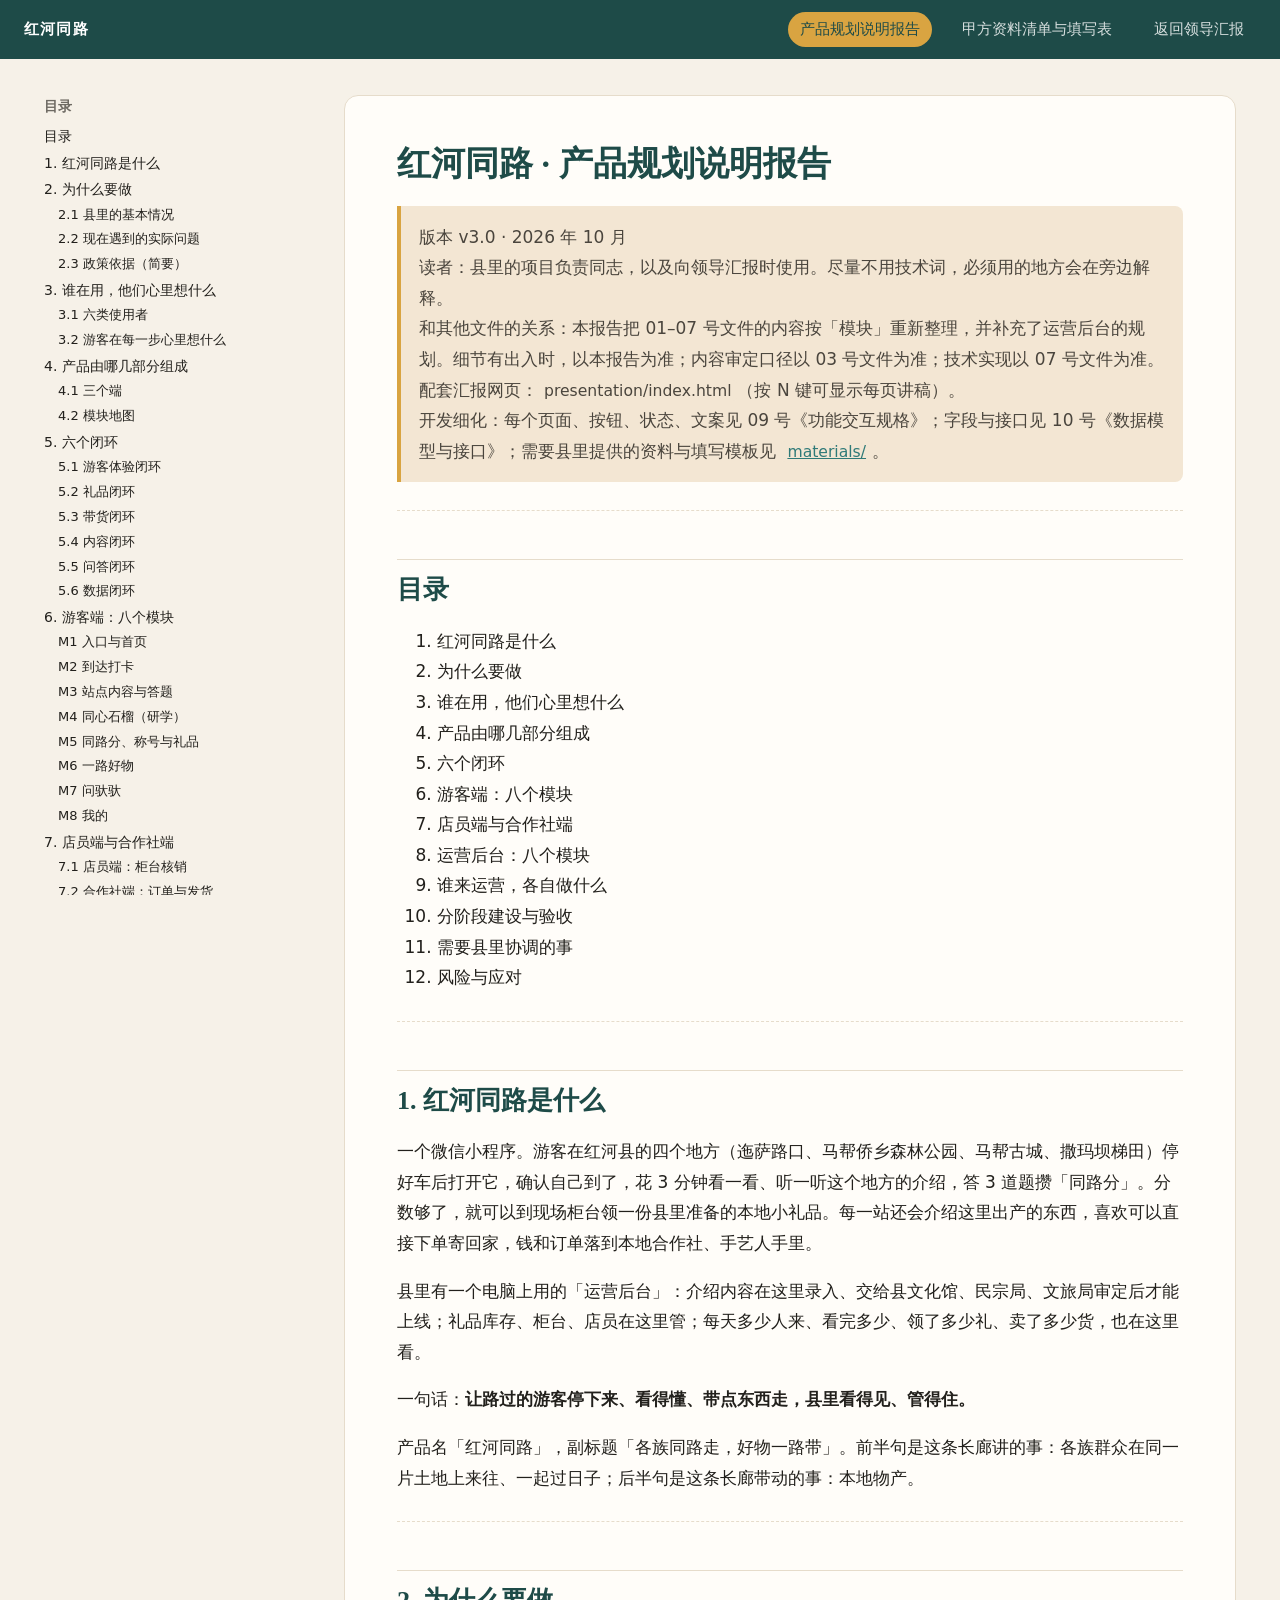
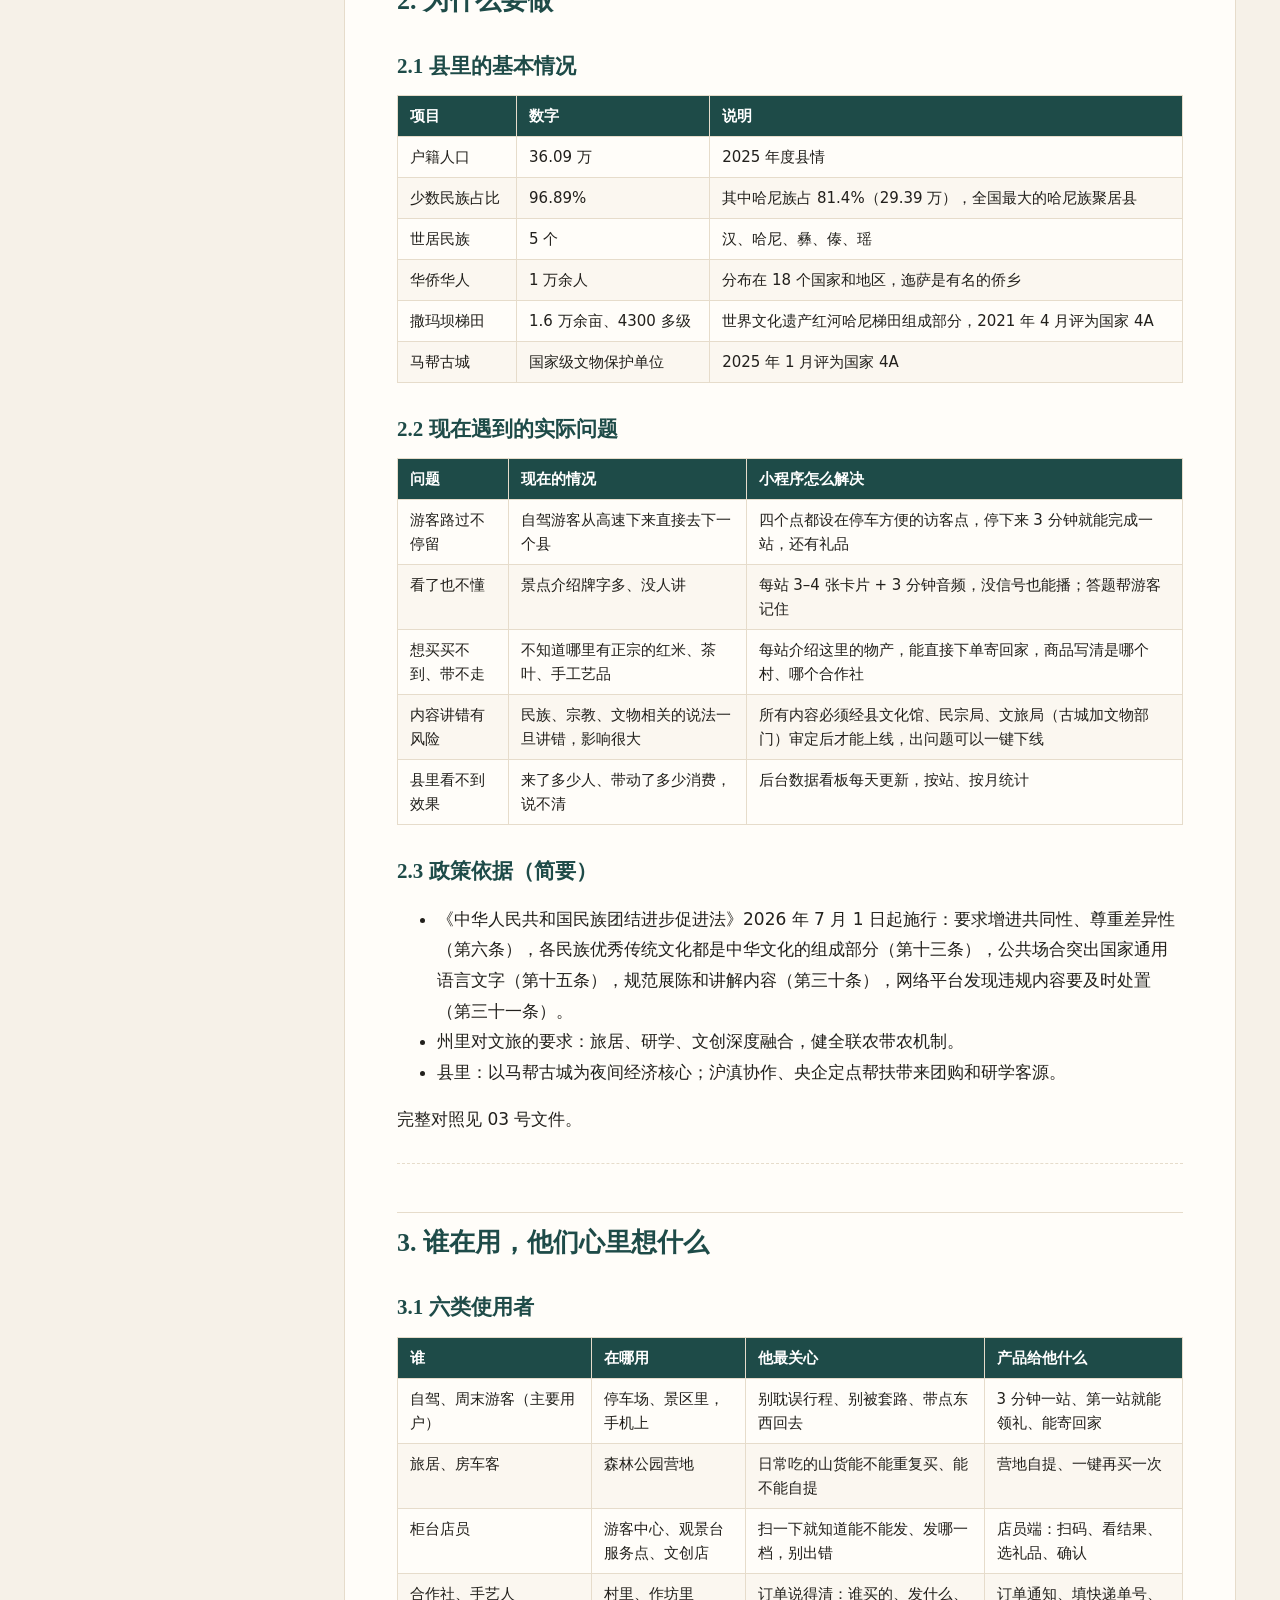
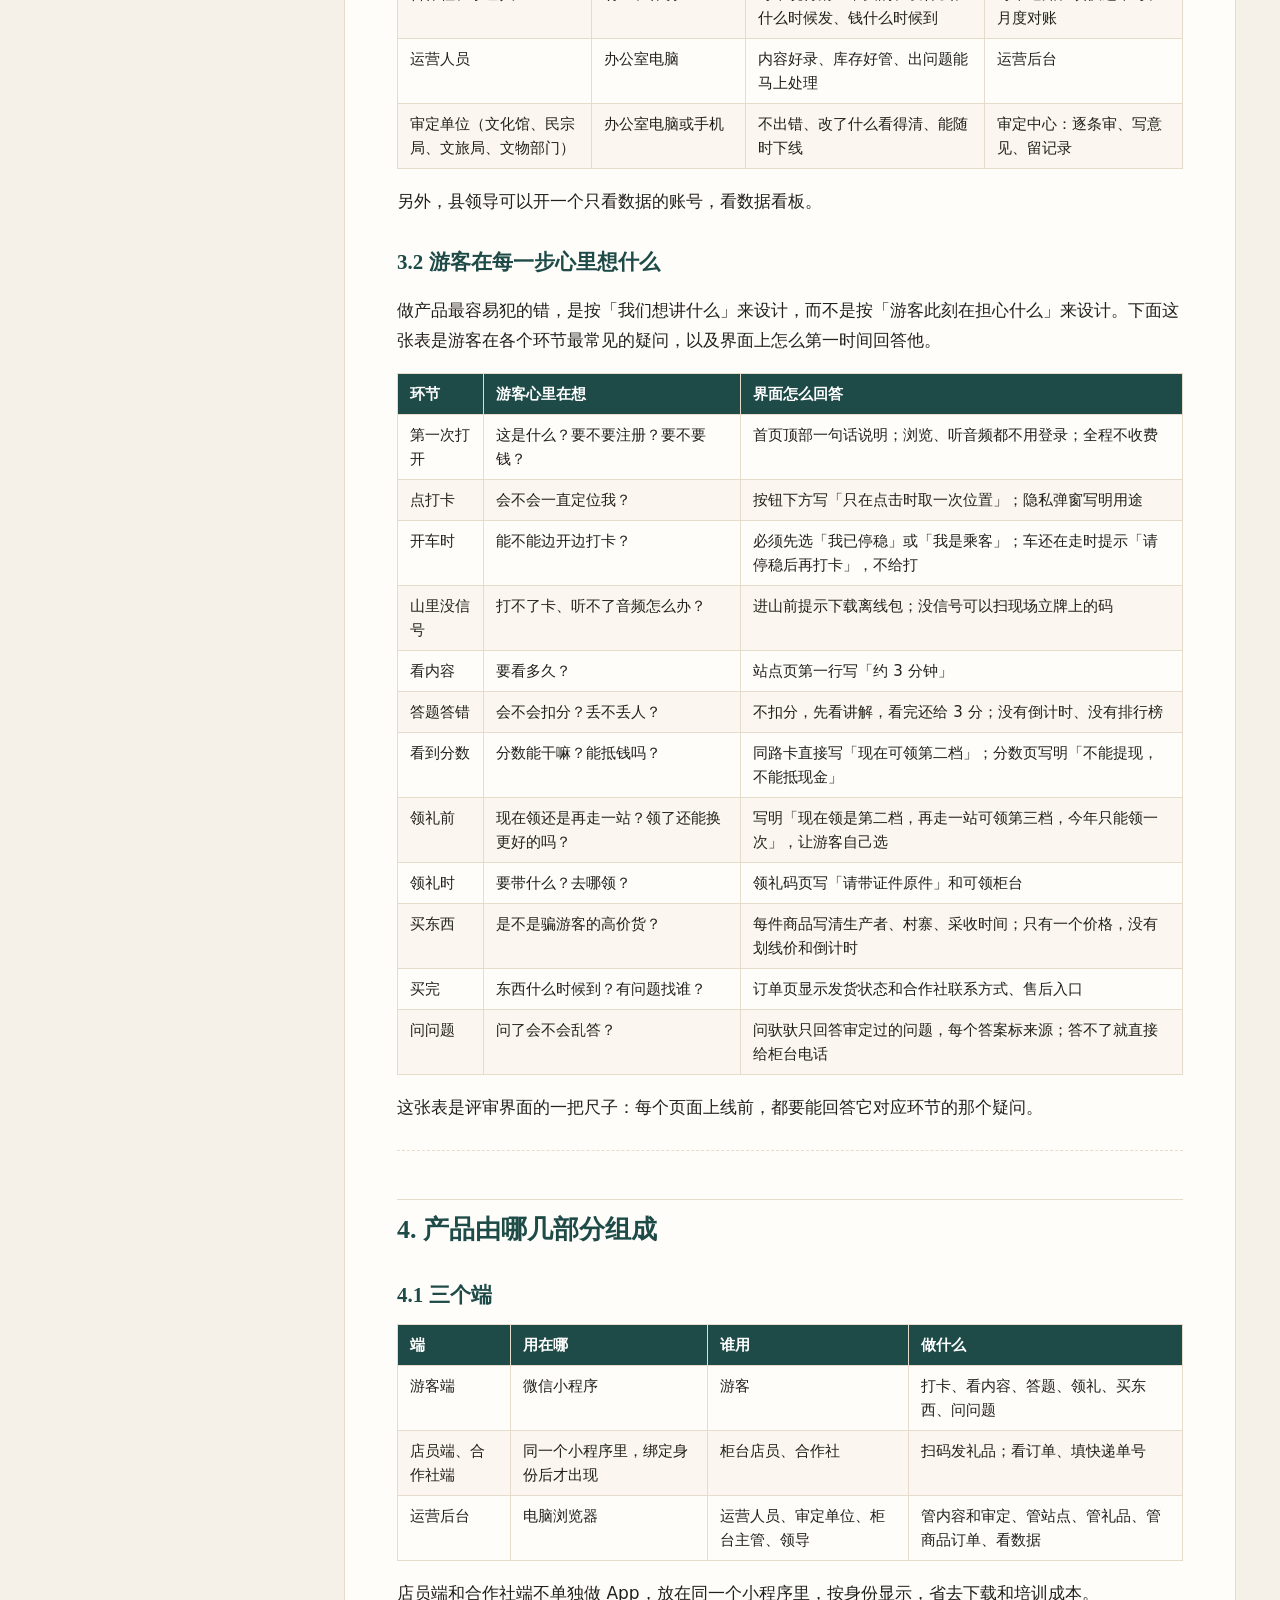
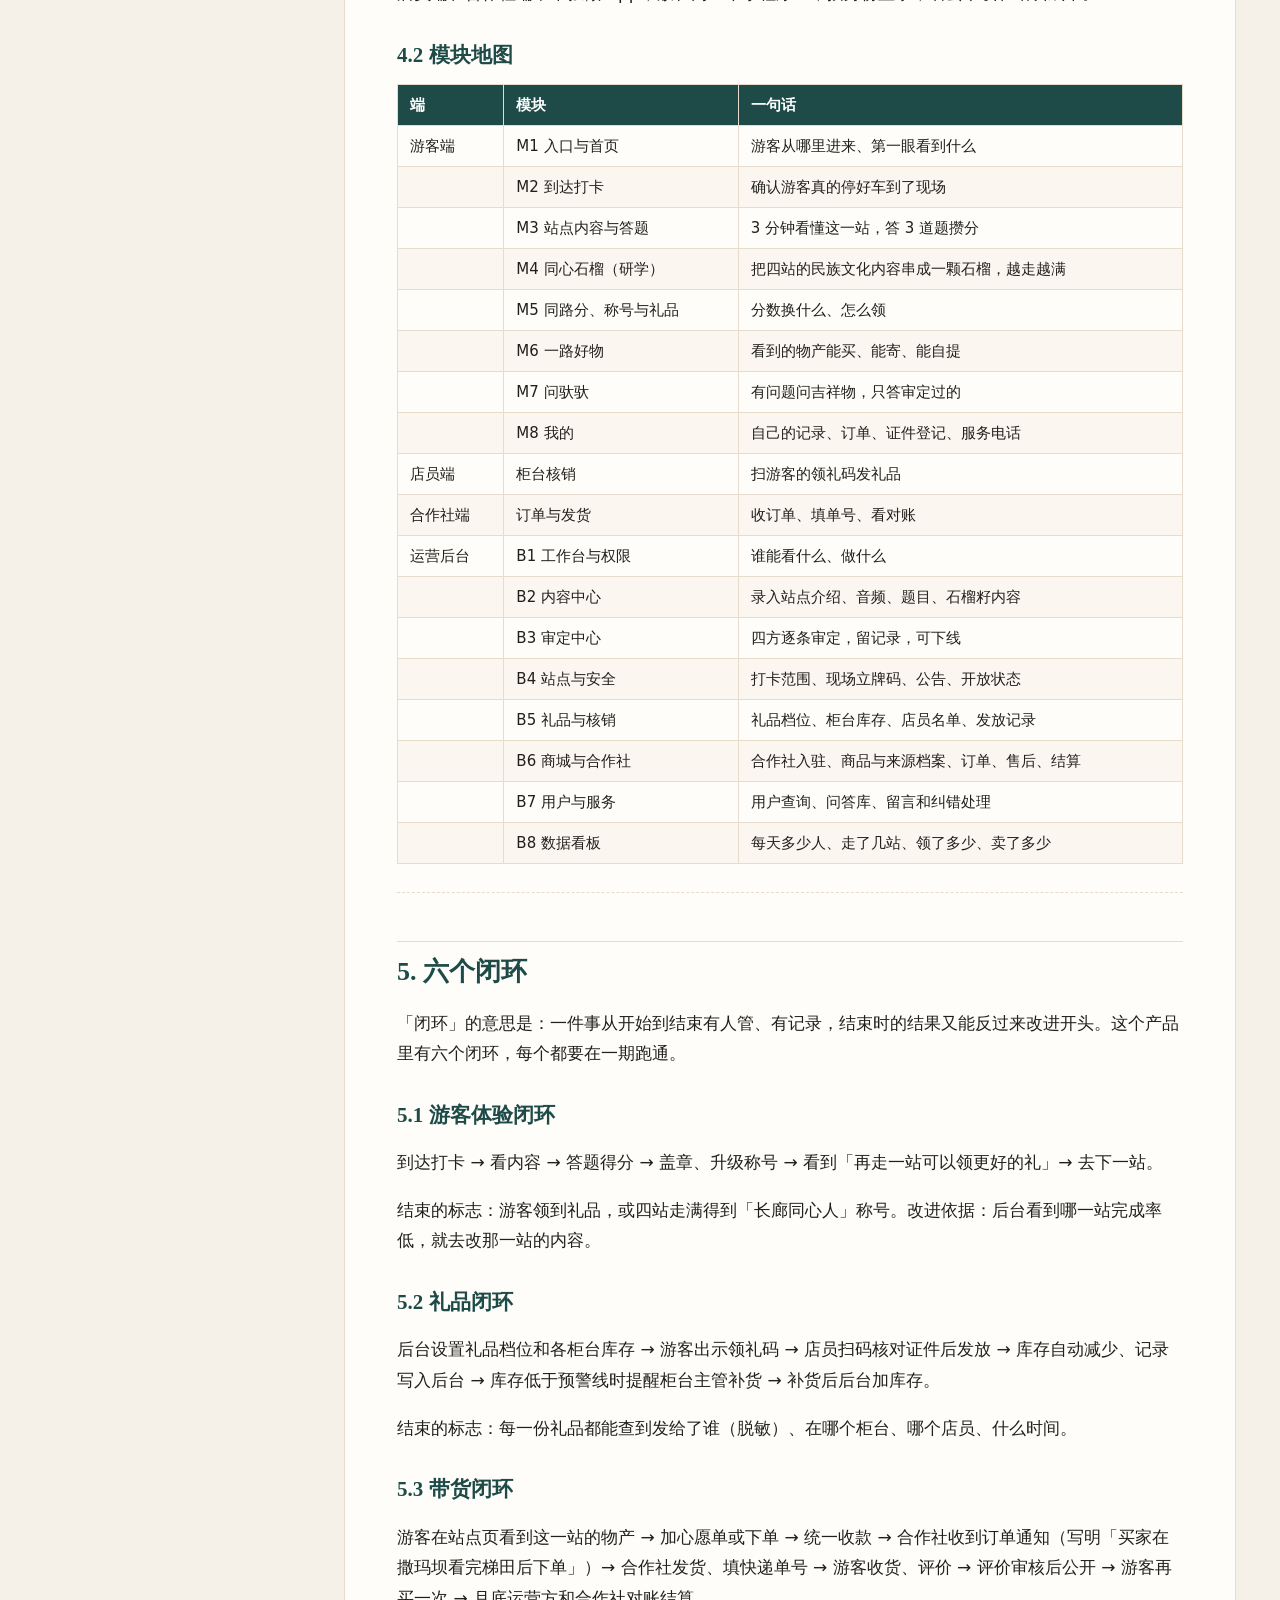
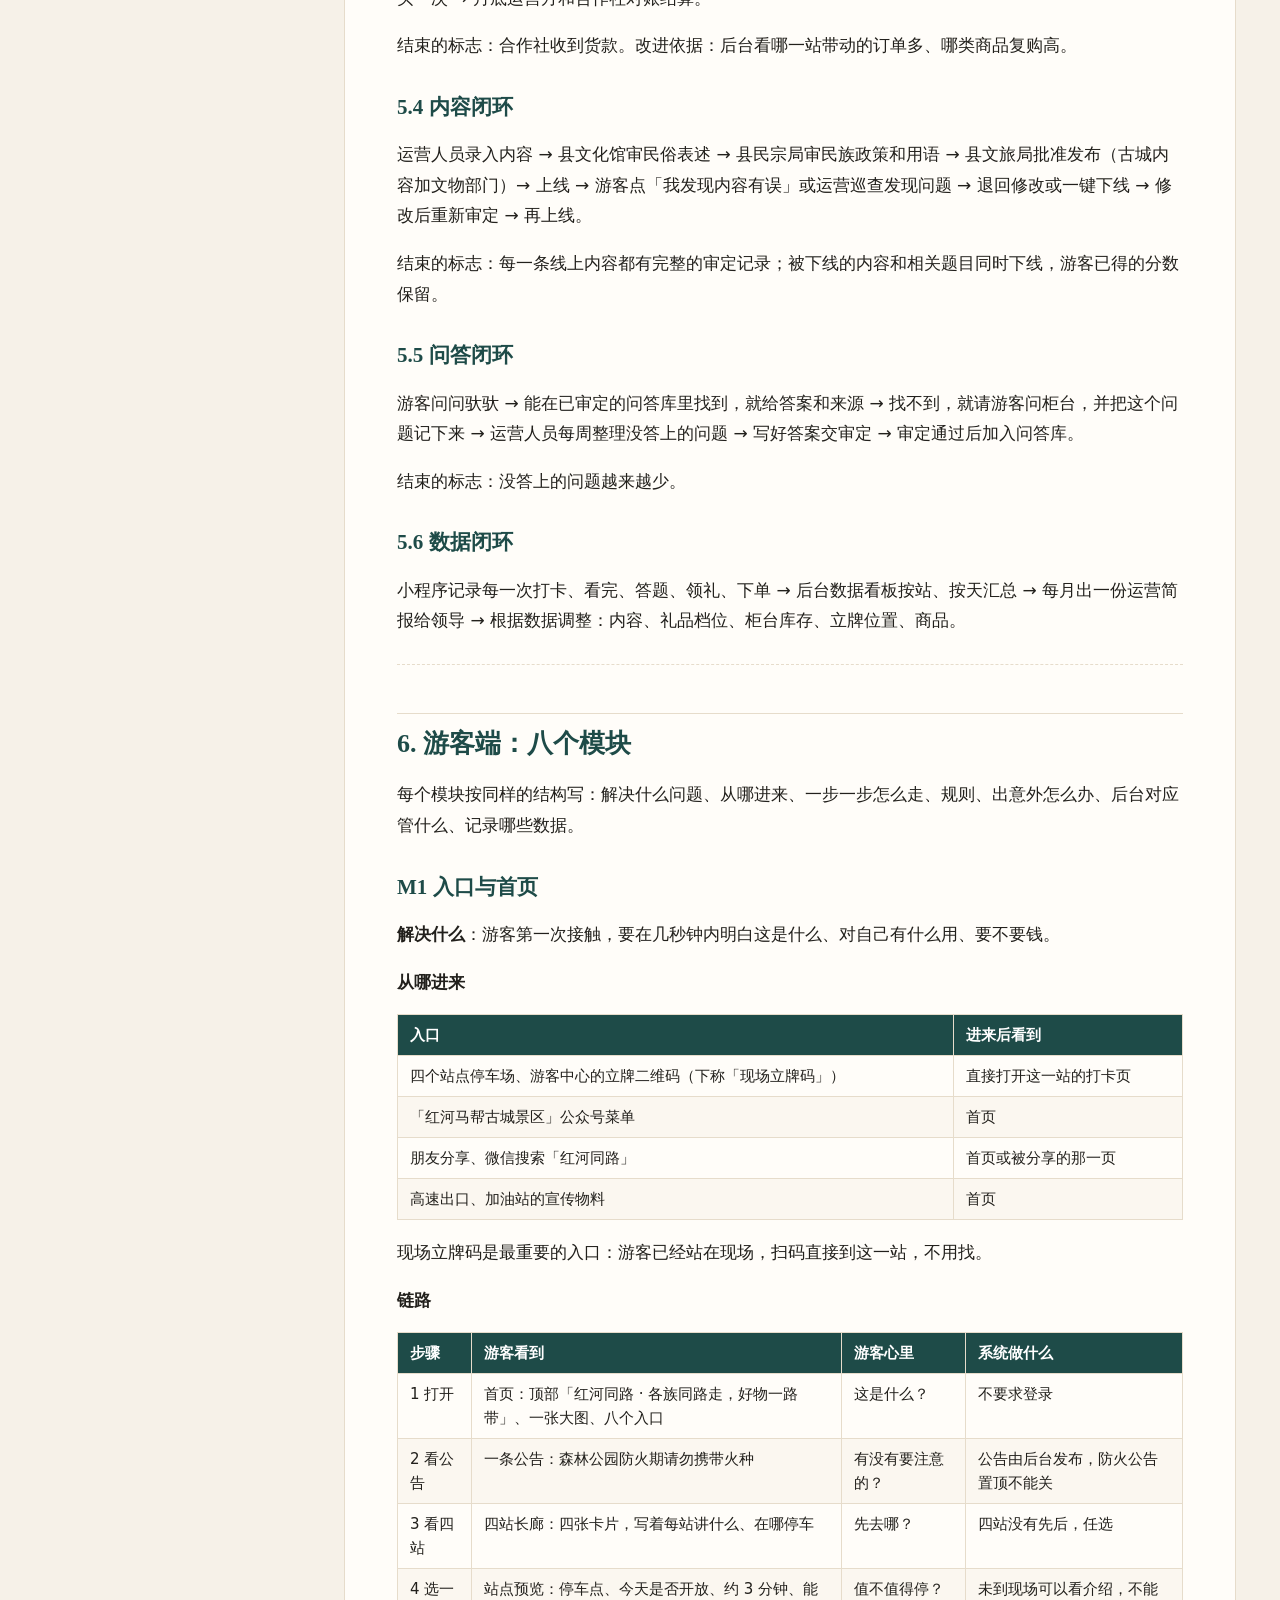
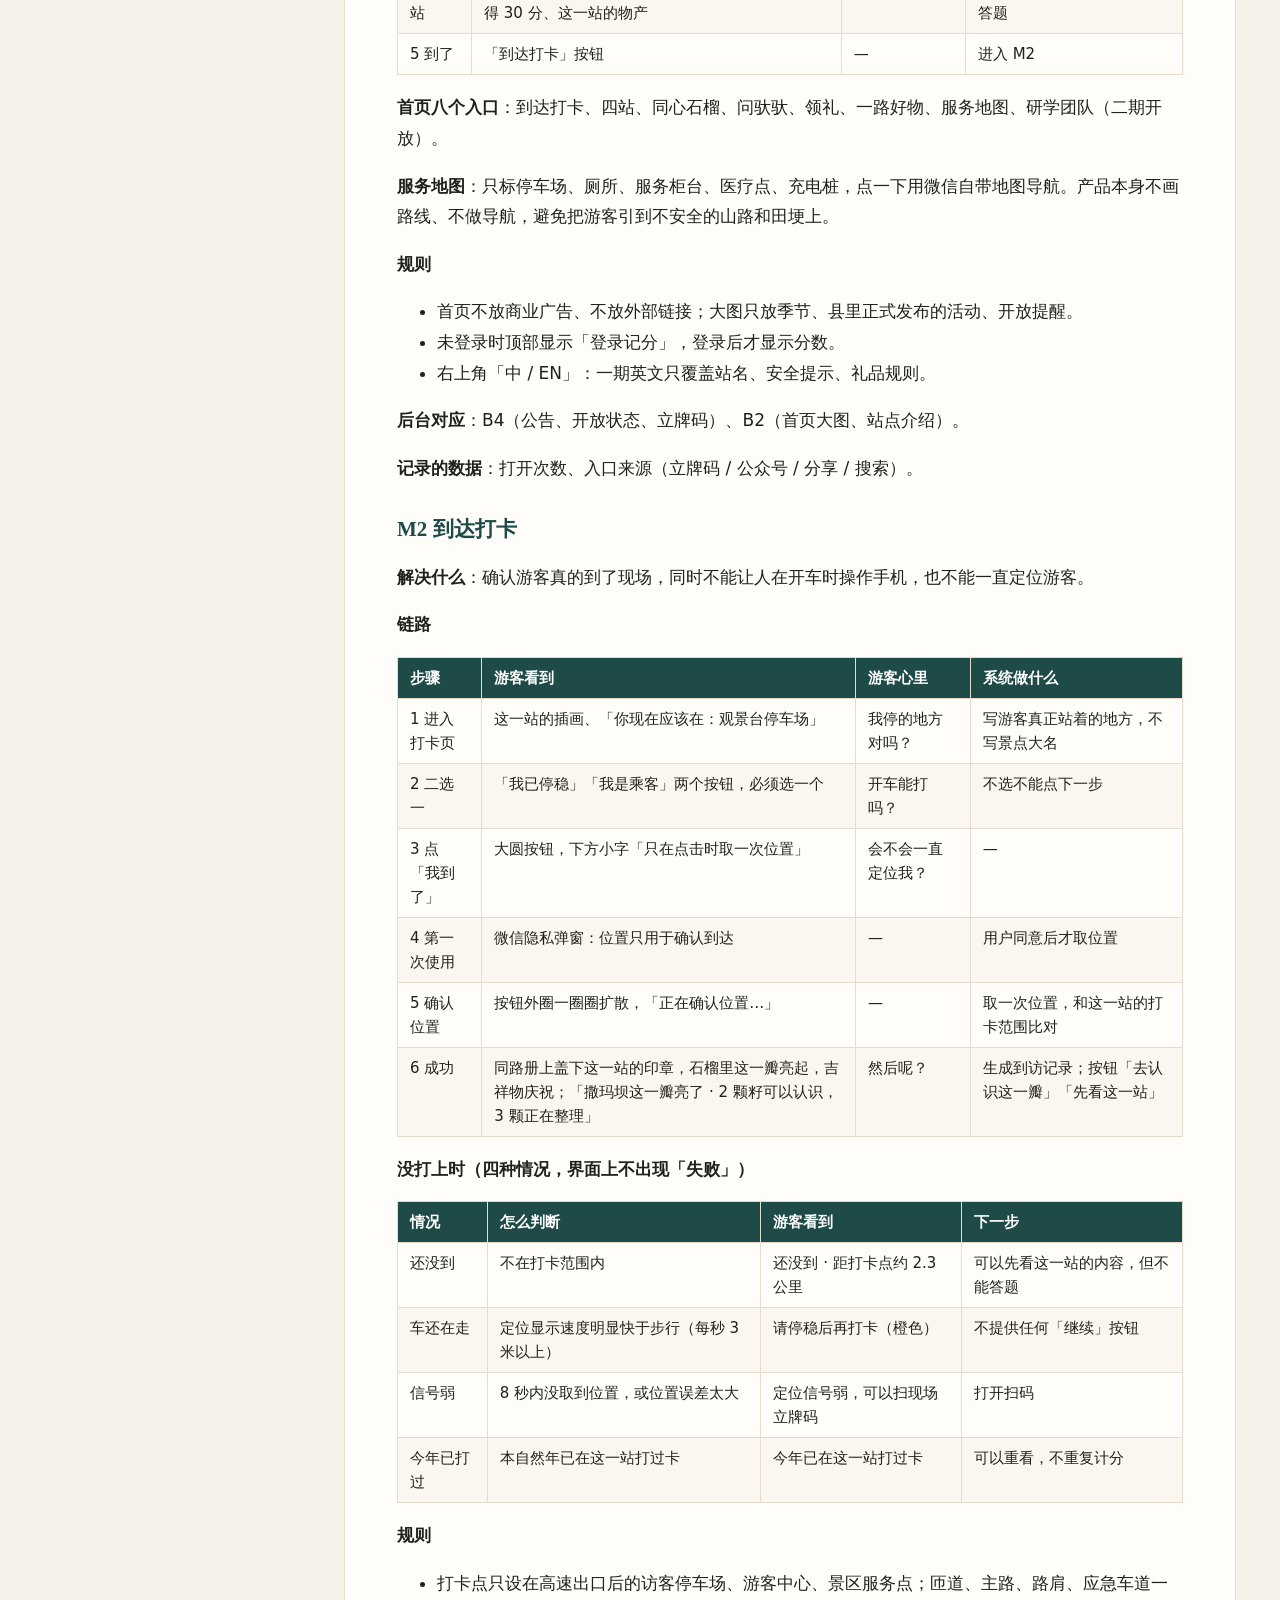
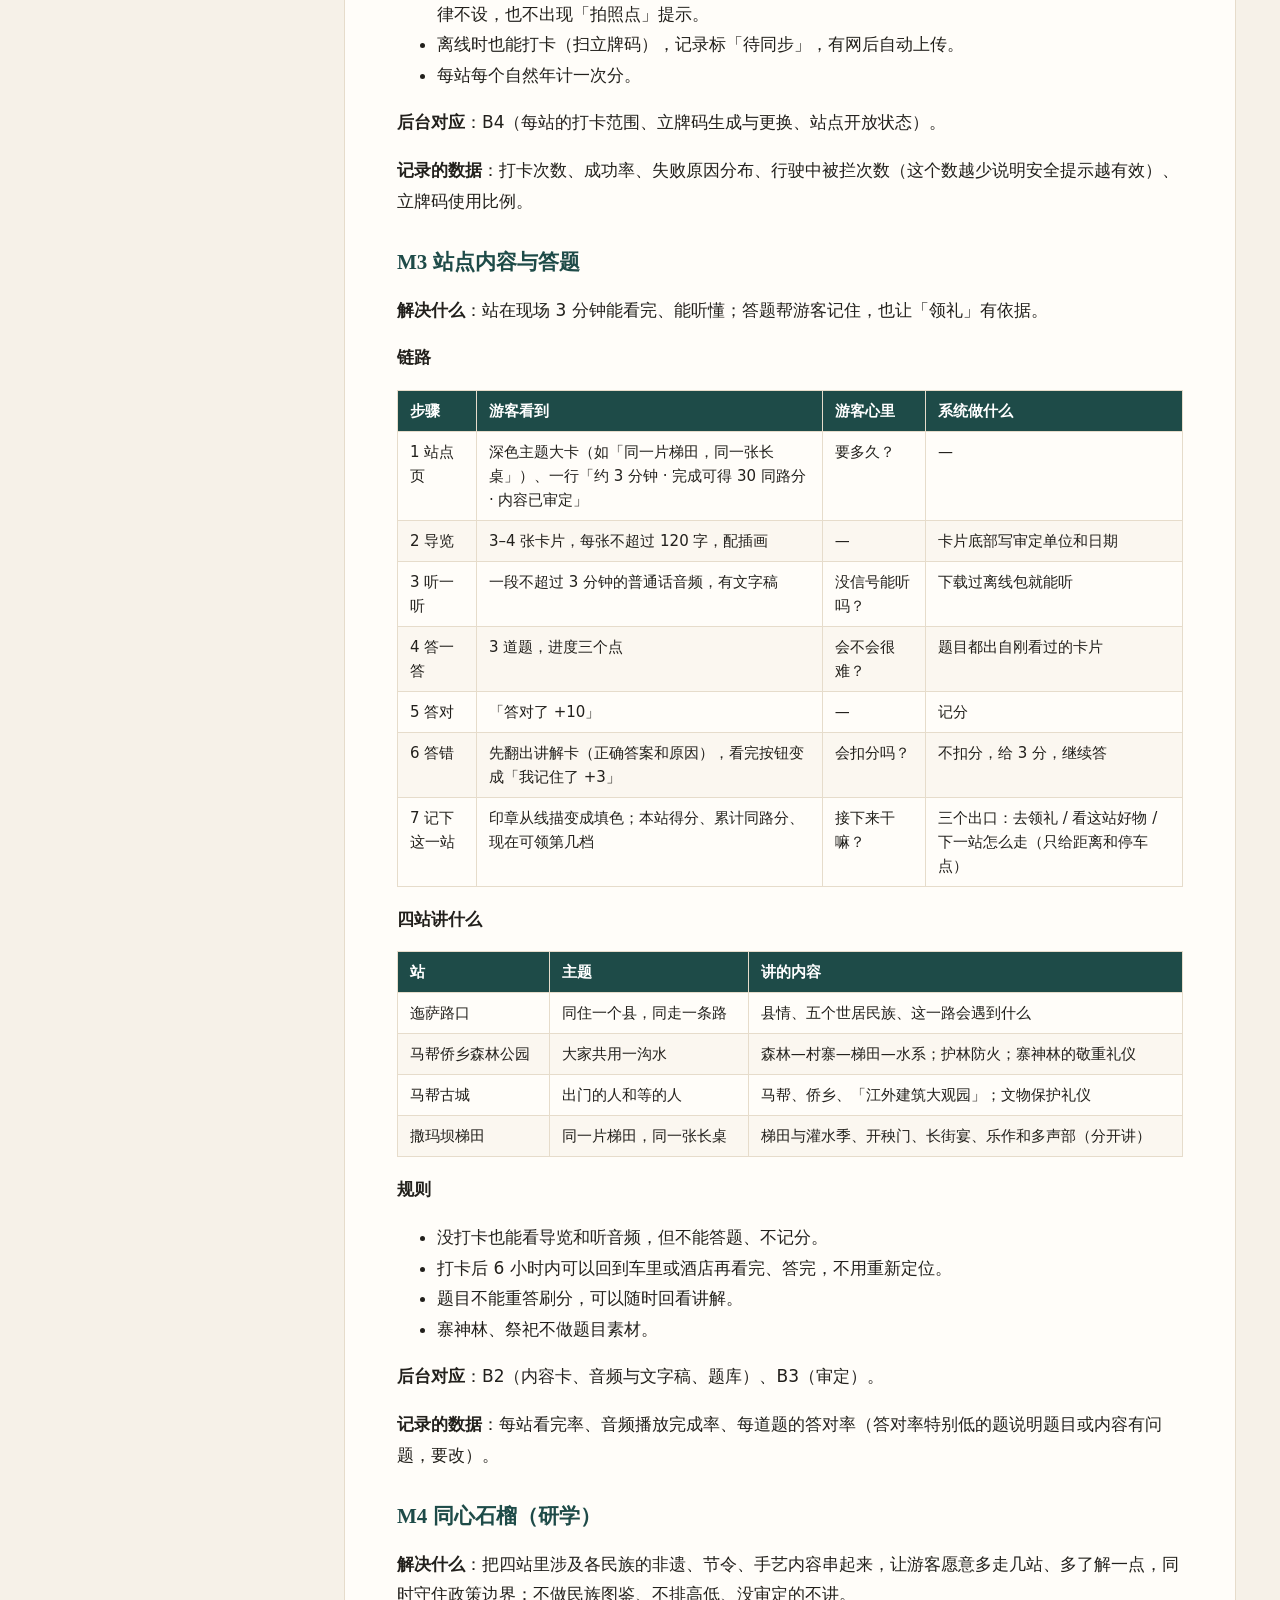
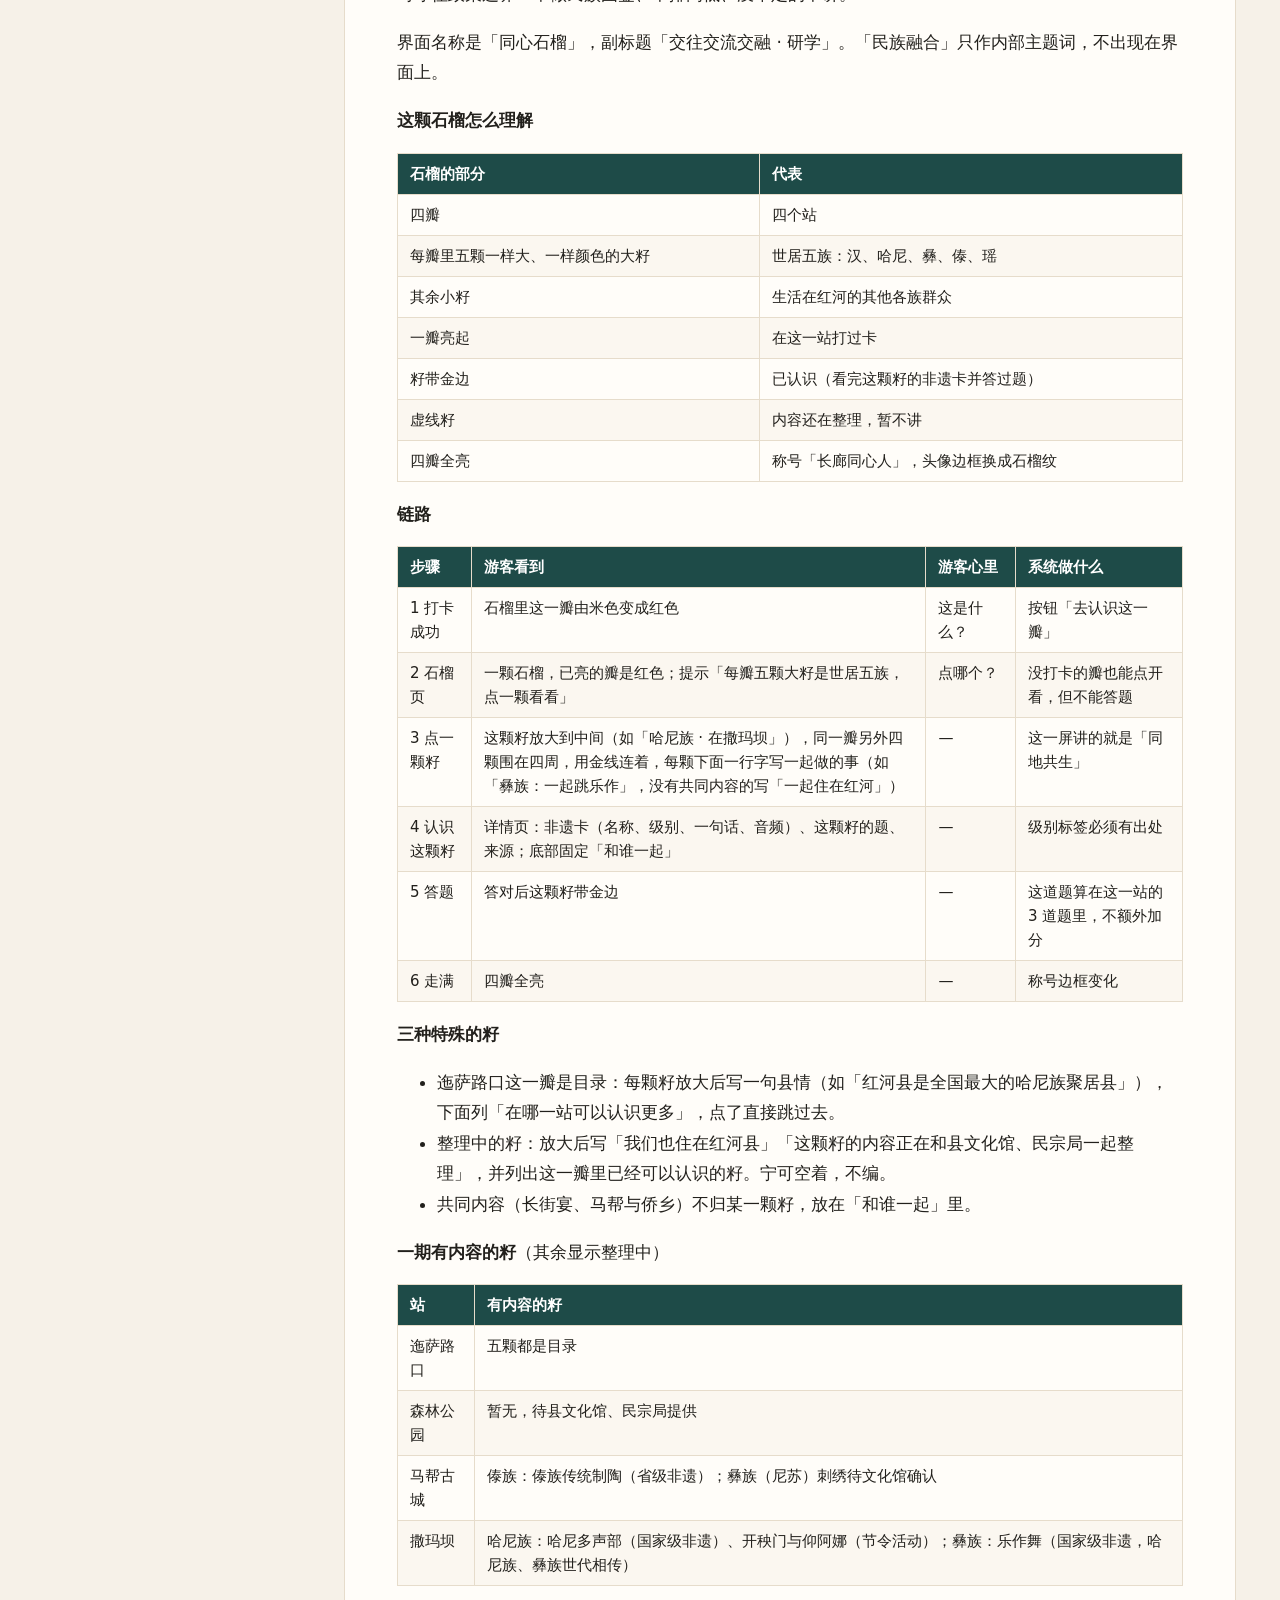
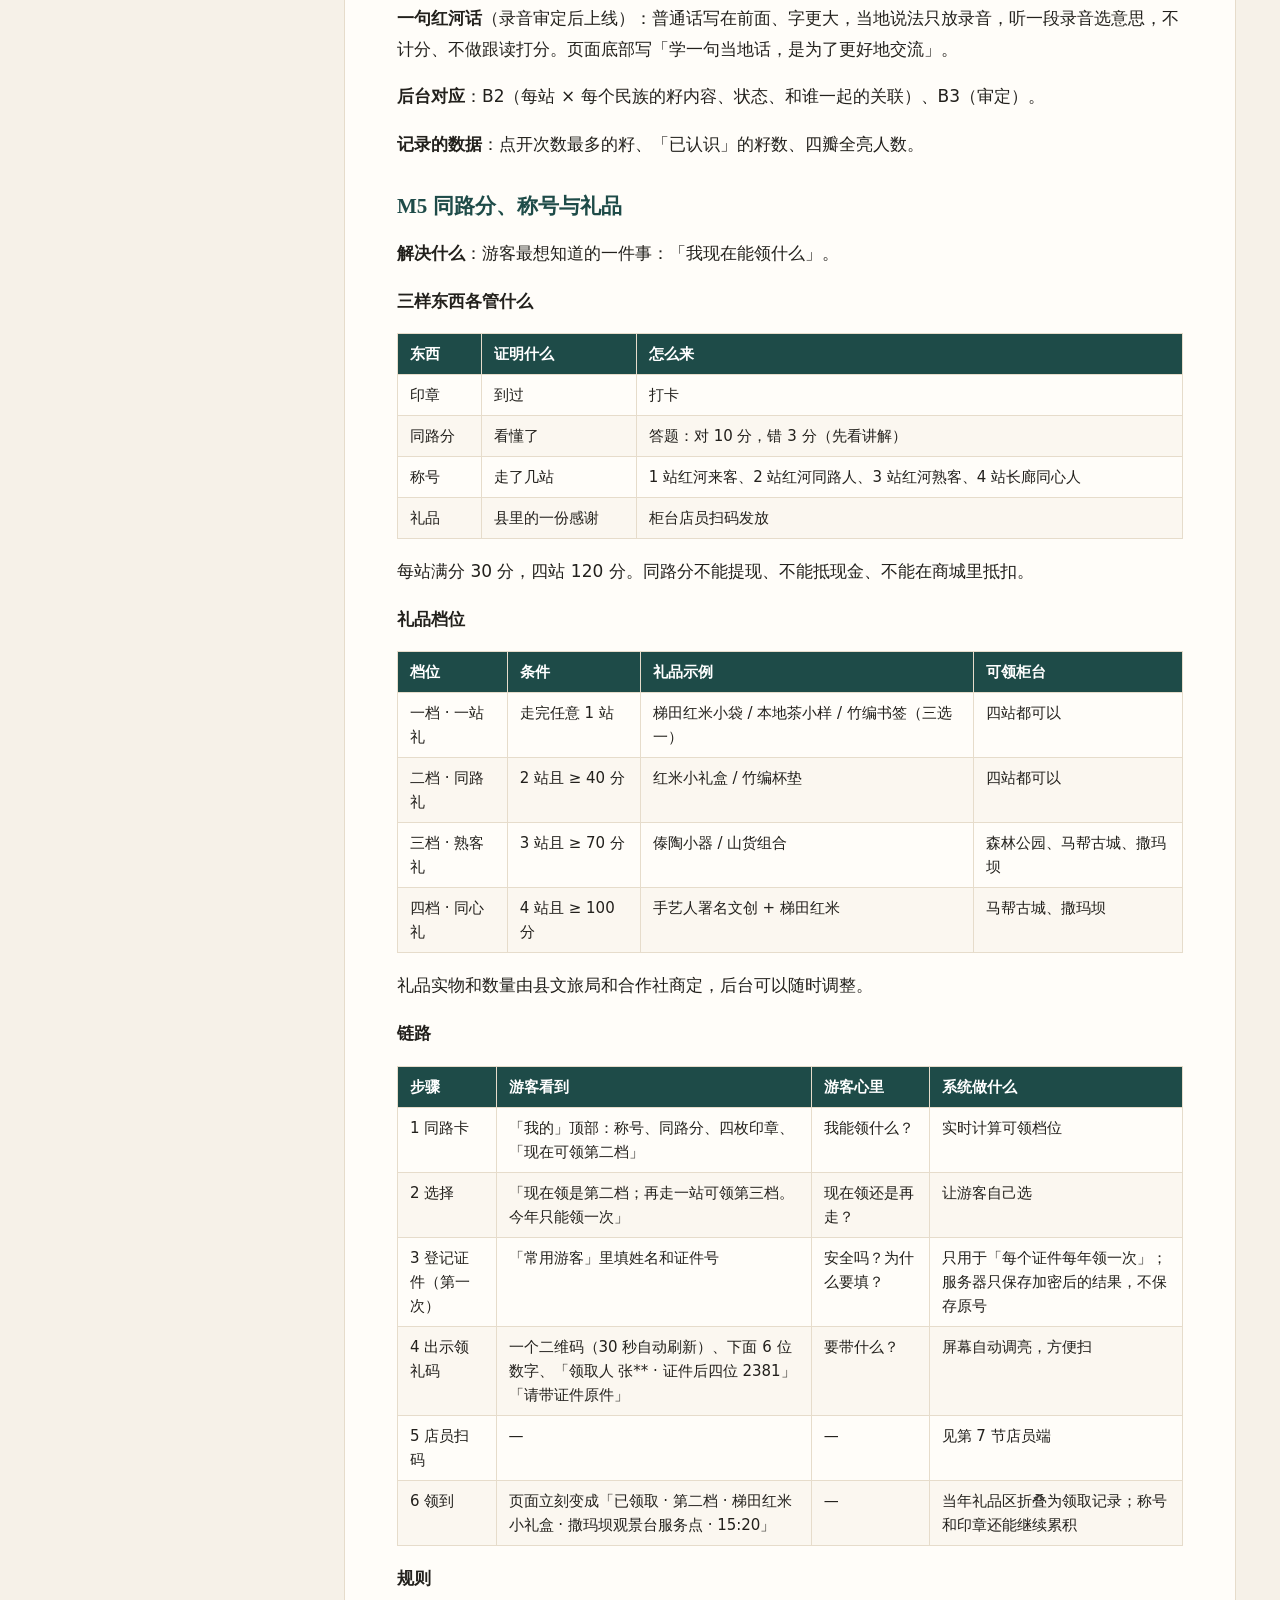
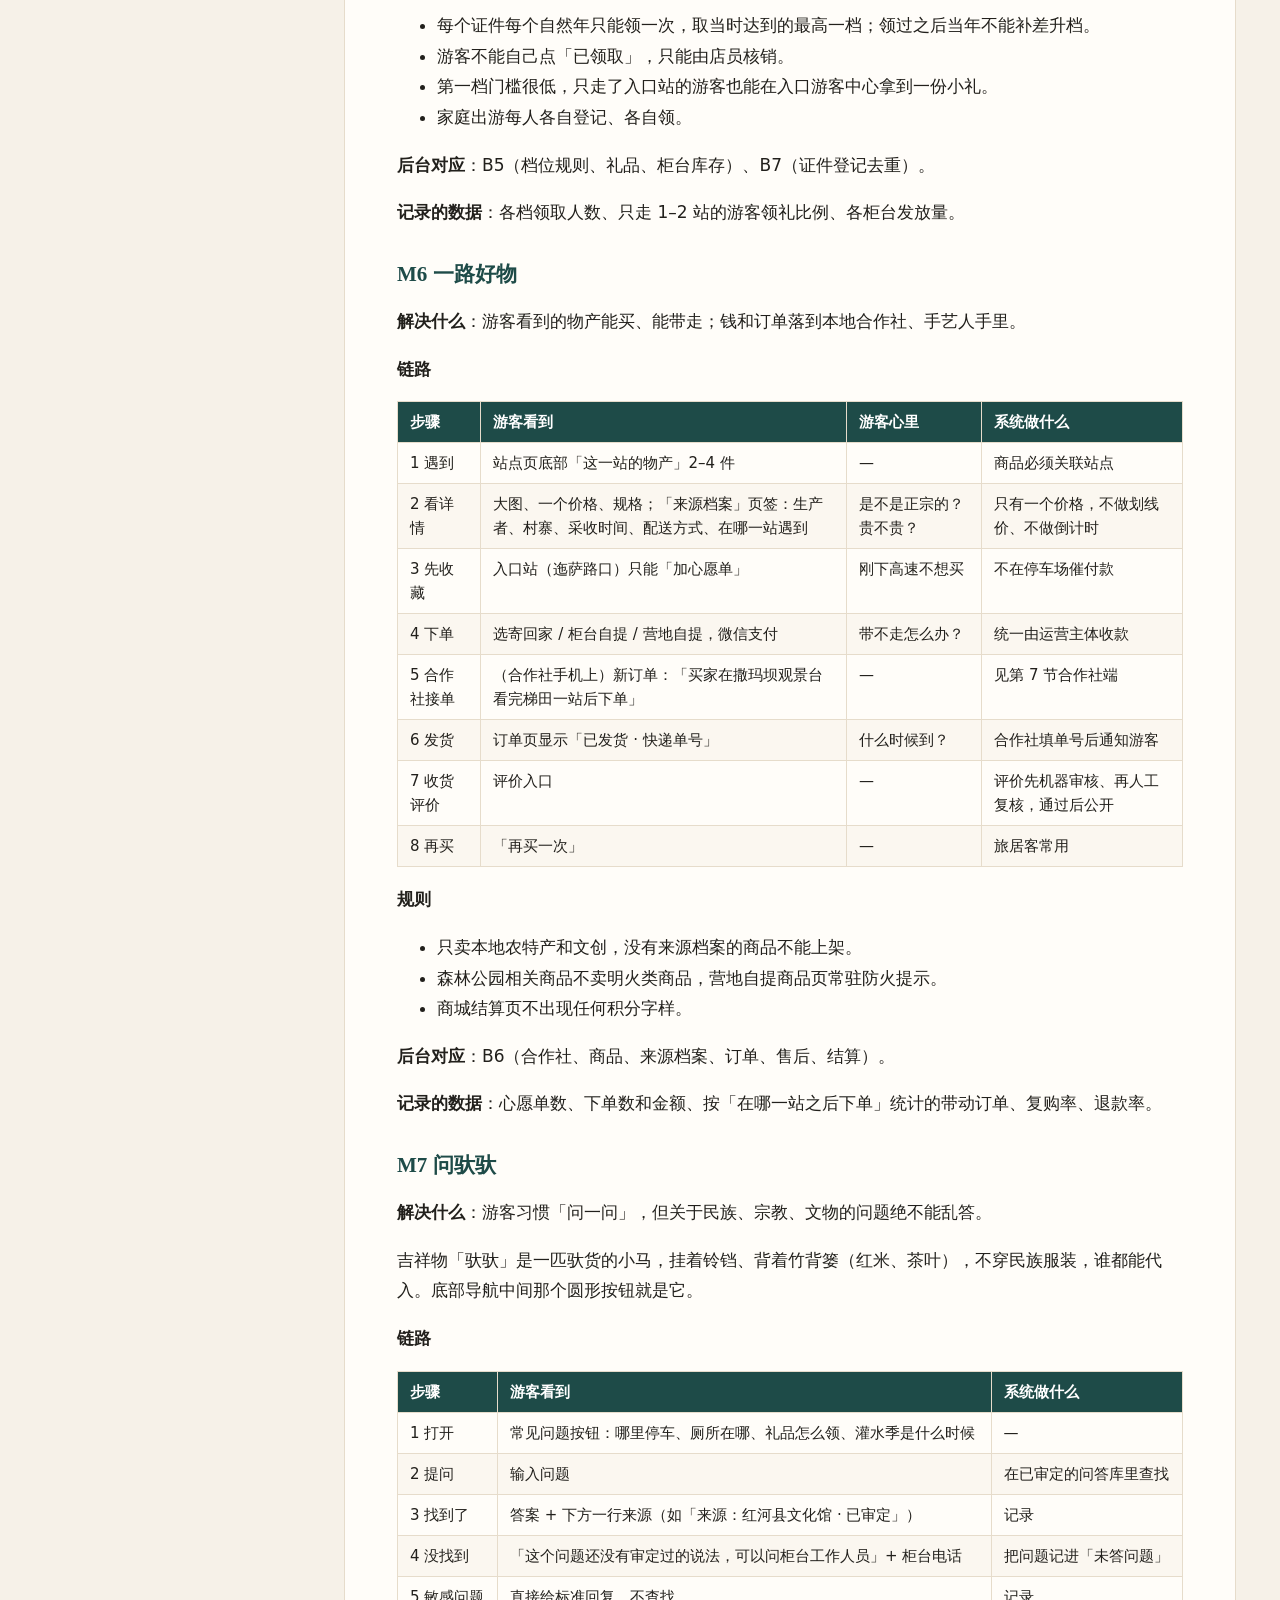
<file: presentation/docs/report.html>
<!DOCTYPE html>
<html lang="zh-CN">
<head>
<meta charset="utf-8">
<meta name="viewport" content="width=device-width, initial-scale=1">
<meta name="robots" content="noindex, nofollow">
<title>红河同路 · 产品规划说明报告</title>
<style>
:root{--teal:#1E4B48;--paddy:#2F7A78;--gold:#D9A441;--ink:#22201C;--stone:#6E6A63;--paper:#F6F1E8;--white:#FFFDF9;--line:#E6DCCB;--membrane:#F3E6D3}
*{box-sizing:border-box}
html{scroll-behavior:smooth;scroll-padding-top:72px}
body{margin:0;background:var(--paper);color:var(--ink);font:17px/1.8 "PingFang SC","Microsoft YaHei","Noto Sans SC","Noto Sans CJK SC",system-ui,sans-serif;-webkit-font-smoothing:antialiased}
a{color:var(--paddy)}
.bar{position:sticky;top:0;z-index:10;display:flex;align-items:center;gap:8px 18px;flex-wrap:wrap;padding:12px 24px;background:var(--teal);color:#fff;font-size:15px}
.bar .brand{font-weight:700;letter-spacing:.08em;margin-right:auto}
.bar a{color:rgba(255,255,255,.82);text-decoration:none;padding:4px 12px;border-radius:20px}
.bar a:hover{color:#fff;background:rgba(255,255,255,.12)}
.bar a.on{color:var(--teal);background:var(--gold)}
.wrap{display:grid;grid-template-columns:260px minmax(0,1fr);gap:40px;max-width:1240px;margin:0 auto;padding:36px 24px 80px}
nav.toc{position:sticky;top:76px;align-self:start;max-height:calc(100vh - 100px);overflow:auto;font-size:14px;line-height:1.6}
nav.toc .h{font-weight:700;color:var(--stone);margin-bottom:8px}
nav.toc ul{list-style:none;margin:0;padding:0}
nav.toc ul ul{padding-left:14px;font-size:13px}
nav.toc li{margin:4px 0}
nav.toc a{color:var(--ink);text-decoration:none}
nav.toc a:hover{color:var(--paddy)}
article{background:var(--white);border:1px solid var(--line);border-radius:14px;padding:44px 52px;min-width:0}
h1,h2,h3,h4{font-family:"Noto Serif SC","Noto Serif CJK SC","Source Han Serif SC","Songti SC",serif;color:var(--teal);line-height:1.4}
h1{font-size:34px;margin:0 0 18px}
h2{font-size:26px;margin:48px 0 14px;padding-top:12px;border-top:1px solid var(--line)}
h3{font-size:21px;margin:32px 0 10px}
h4{font-size:18px;margin:24px 0 8px}
blockquote{margin:16px 0;padding:12px 18px;background:var(--membrane);border-left:4px solid var(--gold);border-radius:0 8px 8px 0;color:#4a453d}
blockquote p{margin:4px 0}
hr{border:0;border-top:1px dashed var(--line);margin:28px 0}
code{font-family:inherit;background:var(--membrane);padding:1px 6px;border-radius:4px;font-size:.92em}
pre{background:var(--membrane);padding:14px 18px;border-radius:8px;overflow:auto}
pre code{background:none;padding:0}
.tbl{overflow-x:auto;margin:14px 0}
table{border-collapse:collapse;width:100%;font-size:15px;line-height:1.6}
th,td{border:1px solid var(--line);padding:8px 12px;text-align:left;vertical-align:top}
th{background:var(--teal);color:#fff;font-weight:600;white-space:nowrap}
tr:nth-child(even) td{background:#FBF7F0}
.dl{display:grid;grid-template-columns:repeat(auto-fill,minmax(240px,1fr));gap:12px;margin:16px 0}
.dl a{display:block;padding:12px 16px;background:var(--paper);border:1px solid var(--line);border-radius:10px;text-decoration:none;color:var(--ink)}
.dl a:hover{border-color:var(--paddy)}
.dl a b{display:block;color:var(--teal)}
.dl a span{font-size:13px;color:var(--stone)}
.dl a.main{background:var(--teal);color:#fff;grid-column:1/-1}
.dl a.main b{color:var(--gold)}
.dl a.main span{color:rgba(255,255,255,.8)}
details{margin:10px 0;border:1px solid var(--line);border-radius:10px;background:var(--paper)}
details summary{cursor:pointer;padding:10px 16px;font-weight:600;color:var(--teal)}
details .in{padding:0 16px 14px}
details .in p{margin:6px 0;font-size:14px;color:var(--stone)}
.foot{margin-top:40px;font-size:13px;color:var(--stone)}
@media (max-width:900px){.wrap{grid-template-columns:1fr;padding:16px 10px 60px;gap:16px}nav.toc{position:static;max-height:none;background:var(--white);border:1px solid var(--line);border-radius:12px;padding:14px 18px}nav.toc ul ul{display:none}article{padding:24px 18px}h1{font-size:26px}h2{font-size:21px}body{font-size:16px}.bar{padding:10px 12px}}
@media print{.bar,nav.toc{display:none}.wrap{display:block;padding:0}article{border:0;padding:0}body{background:#fff}h2{break-after:avoid}tr{break-inside:avoid}}
</style>
</head>
<body>
<div class="bar"><span class="brand">红河同路</span><a href="report.html" class="on">产品规划说明报告</a><a href="materials.html">甲方资料清单与填写表</a><a href="../index.html">返回领导汇报</a></div>
<div class="wrap">
<nav class="toc"><div class="h">目录</div><div class="toc">
<ul>
<li><a href="#目录">目录</a></li>
<li><a href="#1-红河同路是什么">1. 红河同路是什么</a></li>
<li><a href="#2-为什么要做">2. 为什么要做</a><ul>
<li><a href="#21-县里的基本情况">2.1 县里的基本情况</a></li>
<li><a href="#22-现在遇到的实际问题">2.2 现在遇到的实际问题</a></li>
<li><a href="#23-政策依据简要">2.3 政策依据（简要）</a></li>
</ul>
</li>
<li><a href="#3-谁在用他们心里想什么">3. 谁在用，他们心里想什么</a><ul>
<li><a href="#31-六类使用者">3.1 六类使用者</a></li>
<li><a href="#32-游客在每一步心里想什么">3.2 游客在每一步心里想什么</a></li>
</ul>
</li>
<li><a href="#4-产品由哪几部分组成">4. 产品由哪几部分组成</a><ul>
<li><a href="#41-三个端">4.1 三个端</a></li>
<li><a href="#42-模块地图">4.2 模块地图</a></li>
</ul>
</li>
<li><a href="#5-六个闭环">5. 六个闭环</a><ul>
<li><a href="#51-游客体验闭环">5.1 游客体验闭环</a></li>
<li><a href="#52-礼品闭环">5.2 礼品闭环</a></li>
<li><a href="#53-带货闭环">5.3 带货闭环</a></li>
<li><a href="#54-内容闭环">5.4 内容闭环</a></li>
<li><a href="#55-问答闭环">5.5 问答闭环</a></li>
<li><a href="#56-数据闭环">5.6 数据闭环</a></li>
</ul>
</li>
<li><a href="#6-游客端八个模块">6. 游客端：八个模块</a><ul>
<li><a href="#m1-入口与首页">M1 入口与首页</a></li>
<li><a href="#m2-到达打卡">M2 到达打卡</a></li>
<li><a href="#m3-站点内容与答题">M3 站点内容与答题</a></li>
<li><a href="#m4-同心石榴研学">M4 同心石榴（研学）</a></li>
<li><a href="#m5-同路分称号与礼品">M5 同路分、称号与礼品</a></li>
<li><a href="#m6-一路好物">M6 一路好物</a></li>
<li><a href="#m7-问驮驮">M7 问驮驮</a></li>
<li><a href="#m8-我的">M8 我的</a></li>
</ul>
</li>
<li><a href="#7-店员端与合作社端">7. 店员端与合作社端</a><ul>
<li><a href="#71-店员端柜台核销">7.1 店员端：柜台核销</a></li>
<li><a href="#72-合作社端订单与发货">7.2 合作社端：订单与发货</a></li>
</ul>
</li>
<li><a href="#8-运营后台八个模块">8. 运营后台：八个模块</a><ul>
<li><a href="#b1-工作台与权限">B1 工作台与权限</a></li>
<li><a href="#b2-内容中心">B2 内容中心</a></li>
<li><a href="#b3-审定中心">B3 审定中心</a></li>
<li><a href="#b4-站点与安全">B4 站点与安全</a></li>
<li><a href="#b5-礼品与核销">B5 礼品与核销</a></li>
<li><a href="#b6-商城与合作社">B6 商城与合作社</a></li>
<li><a href="#b7-用户与服务">B7 用户与服务</a></li>
<li><a href="#b8-数据看板">B8 数据看板</a></li>
</ul>
</li>
<li><a href="#9-谁来运营各自做什么">9. 谁来运营，各自做什么</a></li>
<li><a href="#10-分阶段建设与验收">10. 分阶段建设与验收</a><ul>
<li><a href="#一期跑通主线">一期：跑通主线</a></li>
<li><a href="#二期内容做深渠道做广">二期：内容做深、渠道做广</a></li>
<li><a href="#三期体验做宽">三期：体验做宽</a></li>
</ul>
</li>
<li><a href="#11-需要县里协调的事">11. 需要县里协调的事</a></li>
<li><a href="#12-风险与应对">12. 风险与应对</a></li>
</ul>
</div>
</nav>
<article>
<h1 id="红河同路-产品规划说明报告">红河同路 · 产品规划说明报告</h1>
<blockquote>
<p>版本 v3.0 · 2026 年 10 月<br />
读者：县里的项目负责同志，以及向领导汇报时使用。尽量不用技术词，必须用的地方会在旁边解释。<br />
和其他文件的关系：本报告把 01–07 号文件的内容按「模块」重新整理，并补充了运营后台的规划。细节有出入时，以本报告为准；内容审定口径以 03 号文件为准；技术实现以 07 号文件为准。<br />
配套汇报网页：<code>presentation/index.html</code>（按 N 键可显示每页讲稿）。<br />
开发细化：每个页面、按钮、状态、文案见 09 号《功能交互规格》；字段与接口见 10 号《数据模型与接口》；需要县里提供的资料与填写模板见 <a href="materials.html"><code>materials/</code></a>。</p>
</blockquote>
<hr />
<h2 id="目录">目录</h2>
<ol>
<li>红河同路是什么</li>
<li>为什么要做</li>
<li>谁在用，他们心里想什么</li>
<li>产品由哪几部分组成</li>
<li>六个闭环</li>
<li>游客端：八个模块</li>
<li>店员端与合作社端</li>
<li>运营后台：八个模块</li>
<li>谁来运营，各自做什么</li>
<li>分阶段建设与验收</li>
<li>需要县里协调的事</li>
<li>风险与应对</li>
</ol>
<hr />
<h2 id="1-红河同路是什么">1. 红河同路是什么</h2>
<p>一个微信小程序。游客在红河县的四个地方（迤萨路口、马帮侨乡森林公园、马帮古城、撒玛坝梯田）停好车后打开它，确认自己到了，花 3 分钟看一看、听一听这个地方的介绍，答 3 道题攒「同路分」。分数够了，就可以到现场柜台领一份县里准备的本地小礼品。每一站还会介绍这里出产的东西，喜欢可以直接下单寄回家，钱和订单落到本地合作社、手艺人手里。</p>
<p>县里有一个电脑上用的「运营后台」：介绍内容在这里录入、交给县文化馆、民宗局、文旅局审定后才能上线；礼品库存、柜台、店员在这里管；每天多少人来、看完多少、领了多少礼、卖了多少货，也在这里看。</p>
<p>一句话：<strong>让路过的游客停下来、看得懂、带点东西走，县里看得见、管得住。</strong></p>
<p>产品名「红河同路」，副标题「各族同路走，好物一路带」。前半句是这条长廊讲的事：各族群众在同一片土地上来往、一起过日子；后半句是这条长廊带动的事：本地物产。</p>
<hr />
<h2 id="2-为什么要做">2. 为什么要做</h2>
<h3 id="21-县里的基本情况">2.1 县里的基本情况</h3>
<div class="tbl"><table>
<thead>
<tr>
<th>项目</th>
<th>数字</th>
<th>说明</th>
</tr>
</thead>
<tbody>
<tr>
<td>户籍人口</td>
<td>36.09 万</td>
<td>2025 年度县情</td>
</tr>
<tr>
<td>少数民族占比</td>
<td>96.89%</td>
<td>其中哈尼族占 81.4%（29.39 万），全国最大的哈尼族聚居县</td>
</tr>
<tr>
<td>世居民族</td>
<td>5 个</td>
<td>汉、哈尼、彝、傣、瑶</td>
</tr>
<tr>
<td>华侨华人</td>
<td>1 万余人</td>
<td>分布在 18 个国家和地区，迤萨是有名的侨乡</td>
</tr>
<tr>
<td>撒玛坝梯田</td>
<td>1.6 万余亩、4300 多级</td>
<td>世界文化遗产红河哈尼梯田组成部分，2021 年 4 月评为国家 4A</td>
</tr>
<tr>
<td>马帮古城</td>
<td>国家级文物保护单位</td>
<td>2025 年 1 月评为国家 4A</td>
</tr>
</tbody>
</table></div>
<h3 id="22-现在遇到的实际问题">2.2 现在遇到的实际问题</h3>
<div class="tbl"><table>
<thead>
<tr>
<th>问题</th>
<th>现在的情况</th>
<th>小程序怎么解决</th>
</tr>
</thead>
<tbody>
<tr>
<td>游客路过不停留</td>
<td>自驾游客从高速下来直接去下一个县</td>
<td>四个点都设在停车方便的访客点，停下来 3 分钟就能完成一站，还有礼品</td>
</tr>
<tr>
<td>看了也不懂</td>
<td>景点介绍牌字多、没人讲</td>
<td>每站 3–4 张卡片 + 3 分钟音频，没信号也能播；答题帮游客记住</td>
</tr>
<tr>
<td>想买买不到、带不走</td>
<td>不知道哪里有正宗的红米、茶叶、手工艺品</td>
<td>每站介绍这里的物产，能直接下单寄回家，商品写清是哪个村、哪个合作社</td>
</tr>
<tr>
<td>内容讲错有风险</td>
<td>民族、宗教、文物相关的说法一旦讲错，影响很大</td>
<td>所有内容必须经县文化馆、民宗局、文旅局（古城加文物部门）审定后才能上线，出问题可以一键下线</td>
</tr>
<tr>
<td>县里看不到效果</td>
<td>来了多少人、带动了多少消费，说不清</td>
<td>后台数据看板每天更新，按站、按月统计</td>
</tr>
</tbody>
</table></div>
<h3 id="23-政策依据简要">2.3 政策依据（简要）</h3>
<ul>
<li>《中华人民共和国民族团结进步促进法》2026 年 7 月 1 日起施行：要求增进共同性、尊重差异性（第六条），各民族优秀传统文化都是中华文化的组成部分（第十三条），公共场合突出国家通用语言文字（第十五条），规范展陈和讲解内容（第三十条），网络平台发现违规内容要及时处置（第三十一条）。</li>
<li>州里对文旅的要求：旅居、研学、文创深度融合，健全联农带农机制。</li>
<li>县里：以马帮古城为夜间经济核心；沪滇协作、央企定点帮扶带来团购和研学客源。</li>
</ul>
<p>完整对照见 03 号文件。</p>
<hr />
<h2 id="3-谁在用他们心里想什么">3. 谁在用，他们心里想什么</h2>
<h3 id="31-六类使用者">3.1 六类使用者</h3>
<div class="tbl"><table>
<thead>
<tr>
<th>谁</th>
<th>在哪用</th>
<th>他最关心</th>
<th>产品给他什么</th>
</tr>
</thead>
<tbody>
<tr>
<td>自驾、周末游客（主要用户）</td>
<td>停车场、景区里，手机上</td>
<td>别耽误行程、别被套路、带点东西回去</td>
<td>3 分钟一站、第一站就能领礼、能寄回家</td>
</tr>
<tr>
<td>旅居、房车客</td>
<td>森林公园营地</td>
<td>日常吃的山货能不能重复买、能不能自提</td>
<td>营地自提、一键再买一次</td>
</tr>
<tr>
<td>柜台店员</td>
<td>游客中心、观景台服务点、文创店</td>
<td>扫一下就知道能不能发、发哪一档，别出错</td>
<td>店员端：扫码、看结果、选礼品、确认</td>
</tr>
<tr>
<td>合作社、手艺人</td>
<td>村里、作坊里</td>
<td>订单说得清：谁买的、发什么、什么时候发、钱什么时候到</td>
<td>订单通知、填快递单号、月度对账</td>
</tr>
<tr>
<td>运营人员</td>
<td>办公室电脑</td>
<td>内容好录、库存好管、出问题能马上处理</td>
<td>运营后台</td>
</tr>
<tr>
<td>审定单位（文化馆、民宗局、文旅局、文物部门）</td>
<td>办公室电脑或手机</td>
<td>不出错、改了什么看得清、能随时下线</td>
<td>审定中心：逐条审、写意见、留记录</td>
</tr>
</tbody>
</table></div>
<p>另外，县领导可以开一个只看数据的账号，看数据看板。</p>
<h3 id="32-游客在每一步心里想什么">3.2 游客在每一步心里想什么</h3>
<p>做产品最容易犯的错，是按「我们想讲什么」来设计，而不是按「游客此刻在担心什么」来设计。下面这张表是游客在各个环节最常见的疑问，以及界面上怎么第一时间回答他。</p>
<div class="tbl"><table>
<thead>
<tr>
<th>环节</th>
<th>游客心里在想</th>
<th>界面怎么回答</th>
</tr>
</thead>
<tbody>
<tr>
<td>第一次打开</td>
<td>这是什么？要不要注册？要不要钱？</td>
<td>首页顶部一句话说明；浏览、听音频都不用登录；全程不收费</td>
</tr>
<tr>
<td>点打卡</td>
<td>会不会一直定位我？</td>
<td>按钮下方写「只在点击时取一次位置」；隐私弹窗写明用途</td>
</tr>
<tr>
<td>开车时</td>
<td>能不能边开边打卡？</td>
<td>必须先选「我已停稳」或「我是乘客」；车还在走时提示「请停稳后再打卡」，不给打</td>
</tr>
<tr>
<td>山里没信号</td>
<td>打不了卡、听不了音频怎么办？</td>
<td>进山前提示下载离线包；没信号可以扫现场立牌上的码</td>
</tr>
<tr>
<td>看内容</td>
<td>要看多久？</td>
<td>站点页第一行写「约 3 分钟」</td>
</tr>
<tr>
<td>答题答错</td>
<td>会不会扣分？丢不丢人？</td>
<td>不扣分，先看讲解，看完还给 3 分；没有倒计时、没有排行榜</td>
</tr>
<tr>
<td>看到分数</td>
<td>分数能干嘛？能抵钱吗？</td>
<td>同路卡直接写「现在可领第二档」；分数页写明「不能提现，不能抵现金」</td>
</tr>
<tr>
<td>领礼前</td>
<td>现在领还是再走一站？领了还能换更好的吗？</td>
<td>写明「现在领是第二档，再走一站可领第三档，今年只能领一次」，让游客自己选</td>
</tr>
<tr>
<td>领礼时</td>
<td>要带什么？去哪领？</td>
<td>领礼码页写「请带证件原件」和可领柜台</td>
</tr>
<tr>
<td>买东西</td>
<td>是不是骗游客的高价货？</td>
<td>每件商品写清生产者、村寨、采收时间；只有一个价格，没有划线价和倒计时</td>
</tr>
<tr>
<td>买完</td>
<td>东西什么时候到？有问题找谁？</td>
<td>订单页显示发货状态和合作社联系方式、售后入口</td>
</tr>
<tr>
<td>问问题</td>
<td>问了会不会乱答？</td>
<td>问驮驮只回答审定过的问题，每个答案标来源；答不了就直接给柜台电话</td>
</tr>
</tbody>
</table></div>
<p>这张表是评审界面的一把尺子：每个页面上线前，都要能回答它对应环节的那个疑问。</p>
<hr />
<h2 id="4-产品由哪几部分组成">4. 产品由哪几部分组成</h2>
<h3 id="41-三个端">4.1 三个端</h3>
<div class="tbl"><table>
<thead>
<tr>
<th>端</th>
<th>用在哪</th>
<th>谁用</th>
<th>做什么</th>
</tr>
</thead>
<tbody>
<tr>
<td>游客端</td>
<td>微信小程序</td>
<td>游客</td>
<td>打卡、看内容、答题、领礼、买东西、问问题</td>
</tr>
<tr>
<td>店员端、合作社端</td>
<td>同一个小程序里，绑定身份后才出现</td>
<td>柜台店员、合作社</td>
<td>扫码发礼品；看订单、填快递单号</td>
</tr>
<tr>
<td>运营后台</td>
<td>电脑浏览器</td>
<td>运营人员、审定单位、柜台主管、领导</td>
<td>管内容和审定、管站点、管礼品、管商品订单、看数据</td>
</tr>
</tbody>
</table></div>
<p>店员端和合作社端不单独做 App，放在同一个小程序里，按身份显示，省去下载和培训成本。</p>
<h3 id="42-模块地图">4.2 模块地图</h3>
<div class="tbl"><table>
<thead>
<tr>
<th>端</th>
<th>模块</th>
<th>一句话</th>
</tr>
</thead>
<tbody>
<tr>
<td>游客端</td>
<td>M1 入口与首页</td>
<td>游客从哪里进来、第一眼看到什么</td>
</tr>
<tr>
<td></td>
<td>M2 到达打卡</td>
<td>确认游客真的停好车到了现场</td>
</tr>
<tr>
<td></td>
<td>M3 站点内容与答题</td>
<td>3 分钟看懂这一站，答 3 道题攒分</td>
</tr>
<tr>
<td></td>
<td>M4 同心石榴（研学）</td>
<td>把四站的民族文化内容串成一颗石榴，越走越满</td>
</tr>
<tr>
<td></td>
<td>M5 同路分、称号与礼品</td>
<td>分数换什么、怎么领</td>
</tr>
<tr>
<td></td>
<td>M6 一路好物</td>
<td>看到的物产能买、能寄、能自提</td>
</tr>
<tr>
<td></td>
<td>M7 问驮驮</td>
<td>有问题问吉祥物，只答审定过的</td>
</tr>
<tr>
<td></td>
<td>M8 我的</td>
<td>自己的记录、订单、证件登记、服务电话</td>
</tr>
<tr>
<td>店员端</td>
<td>柜台核销</td>
<td>扫游客的领礼码发礼品</td>
</tr>
<tr>
<td>合作社端</td>
<td>订单与发货</td>
<td>收订单、填单号、看对账</td>
</tr>
<tr>
<td>运营后台</td>
<td>B1 工作台与权限</td>
<td>谁能看什么、做什么</td>
</tr>
<tr>
<td></td>
<td>B2 内容中心</td>
<td>录入站点介绍、音频、题目、石榴籽内容</td>
</tr>
<tr>
<td></td>
<td>B3 审定中心</td>
<td>四方逐条审定，留记录，可下线</td>
</tr>
<tr>
<td></td>
<td>B4 站点与安全</td>
<td>打卡范围、现场立牌码、公告、开放状态</td>
</tr>
<tr>
<td></td>
<td>B5 礼品与核销</td>
<td>礼品档位、柜台库存、店员名单、发放记录</td>
</tr>
<tr>
<td></td>
<td>B6 商城与合作社</td>
<td>合作社入驻、商品与来源档案、订单、售后、结算</td>
</tr>
<tr>
<td></td>
<td>B7 用户与服务</td>
<td>用户查询、问答库、留言和纠错处理</td>
</tr>
<tr>
<td></td>
<td>B8 数据看板</td>
<td>每天多少人、走了几站、领了多少、卖了多少</td>
</tr>
</tbody>
</table></div>
<hr />
<h2 id="5-六个闭环">5. 六个闭环</h2>
<p>「闭环」的意思是：一件事从开始到结束有人管、有记录，结束时的结果又能反过来改进开头。这个产品里有六个闭环，每个都要在一期跑通。</p>
<h3 id="51-游客体验闭环">5.1 游客体验闭环</h3>
<p>到达打卡 → 看内容 → 答题得分 → 盖章、升级称号 → 看到「再走一站可以领更好的礼」→ 去下一站。</p>
<p>结束的标志：游客领到礼品，或四站走满得到「长廊同心人」称号。改进依据：后台看到哪一站完成率低，就去改那一站的内容。</p>
<h3 id="52-礼品闭环">5.2 礼品闭环</h3>
<p>后台设置礼品档位和各柜台库存 → 游客出示领礼码 → 店员扫码核对证件后发放 → 库存自动减少、记录写入后台 → 库存低于预警线时提醒柜台主管补货 → 补货后后台加库存。</p>
<p>结束的标志：每一份礼品都能查到发给了谁（脱敏）、在哪个柜台、哪个店员、什么时间。</p>
<h3 id="53-带货闭环">5.3 带货闭环</h3>
<p>游客在站点页看到这一站的物产 → 加心愿单或下单 → 统一收款 → 合作社收到订单通知（写明「买家在撒玛坝看完梯田后下单」）→ 合作社发货、填快递单号 → 游客收货、评价 → 评价审核后公开 → 游客再买一次 → 月底运营方和合作社对账结算。</p>
<p>结束的标志：合作社收到货款。改进依据：后台看哪一站带动的订单多、哪类商品复购高。</p>
<h3 id="54-内容闭环">5.4 内容闭环</h3>
<p>运营人员录入内容 → 县文化馆审民俗表述 → 县民宗局审民族政策和用语 → 县文旅局批准发布（古城内容加文物部门）→ 上线 → 游客点「我发现内容有误」或运营巡查发现问题 → 退回修改或一键下线 → 修改后重新审定 → 再上线。</p>
<p>结束的标志：每一条线上内容都有完整的审定记录；被下线的内容和相关题目同时下线，游客已得的分数保留。</p>
<h3 id="55-问答闭环">5.5 问答闭环</h3>
<p>游客问问驮驮 → 能在已审定的问答库里找到，就给答案和来源 → 找不到，就请游客问柜台，并把这个问题记下来 → 运营人员每周整理没答上的问题 → 写好答案交审定 → 审定通过后加入问答库。</p>
<p>结束的标志：没答上的问题越来越少。</p>
<h3 id="56-数据闭环">5.6 数据闭环</h3>
<p>小程序记录每一次打卡、看完、答题、领礼、下单 → 后台数据看板按站、按天汇总 → 每月出一份运营简报给领导 → 根据数据调整：内容、礼品档位、柜台库存、立牌位置、商品。</p>
<hr />
<h2 id="6-游客端八个模块">6. 游客端：八个模块</h2>
<p>每个模块按同样的结构写：解决什么问题、从哪进来、一步一步怎么走、规则、出意外怎么办、后台对应管什么、记录哪些数据。</p>
<h3 id="m1-入口与首页">M1 入口与首页</h3>
<p><strong>解决什么</strong>：游客第一次接触，要在几秒钟内明白这是什么、对自己有什么用、要不要钱。</p>
<p><strong>从哪进来</strong></p>
<div class="tbl"><table>
<thead>
<tr>
<th>入口</th>
<th>进来后看到</th>
</tr>
</thead>
<tbody>
<tr>
<td>四个站点停车场、游客中心的立牌二维码（下称「现场立牌码」）</td>
<td>直接打开这一站的打卡页</td>
</tr>
<tr>
<td>「红河马帮古城景区」公众号菜单</td>
<td>首页</td>
</tr>
<tr>
<td>朋友分享、微信搜索「红河同路」</td>
<td>首页或被分享的那一页</td>
</tr>
<tr>
<td>高速出口、加油站的宣传物料</td>
<td>首页</td>
</tr>
</tbody>
</table></div>
<p>现场立牌码是最重要的入口：游客已经站在现场，扫码直接到这一站，不用找。</p>
<p><strong>链路</strong></p>
<div class="tbl"><table>
<thead>
<tr>
<th>步骤</th>
<th>游客看到</th>
<th>游客心里</th>
<th>系统做什么</th>
</tr>
</thead>
<tbody>
<tr>
<td>1 打开</td>
<td>首页：顶部「红河同路 · 各族同路走，好物一路带」、一张大图、八个入口</td>
<td>这是什么？</td>
<td>不要求登录</td>
</tr>
<tr>
<td>2 看公告</td>
<td>一条公告：森林公园防火期请勿携带火种</td>
<td>有没有要注意的？</td>
<td>公告由后台发布，防火公告置顶不能关</td>
</tr>
<tr>
<td>3 看四站</td>
<td>四站长廊：四张卡片，写着每站讲什么、在哪停车</td>
<td>先去哪？</td>
<td>四站没有先后，任选</td>
</tr>
<tr>
<td>4 选一站</td>
<td>站点预览：停车点、今天是否开放、约 3 分钟、能得 30 分、这一站的物产</td>
<td>值不值得停？</td>
<td>未到现场可以看介绍，不能答题</td>
</tr>
<tr>
<td>5 到了</td>
<td>「到达打卡」按钮</td>
<td>—</td>
<td>进入 M2</td>
</tr>
</tbody>
</table></div>
<p><strong>首页八个入口</strong>：到达打卡、四站、同心石榴、问驮驮、领礼、一路好物、服务地图、研学团队（二期开放）。</p>
<p><strong>服务地图</strong>：只标停车场、厕所、服务柜台、医疗点、充电桩，点一下用微信自带地图导航。产品本身不画路线、不做导航，避免把游客引到不安全的山路和田埂上。</p>
<p><strong>规则</strong></p>
<ul>
<li>首页不放商业广告、不放外部链接；大图只放季节、县里正式发布的活动、开放提醒。</li>
<li>未登录时顶部显示「登录记分」，登录后才显示分数。</li>
<li>右上角「中 / EN」：一期英文只覆盖站名、安全提示、礼品规则。</li>
</ul>
<p><strong>后台对应</strong>：B4（公告、开放状态、立牌码）、B2（首页大图、站点介绍）。</p>
<p><strong>记录的数据</strong>：打开次数、入口来源（立牌码 / 公众号 / 分享 / 搜索）。</p>
<h3 id="m2-到达打卡">M2 到达打卡</h3>
<p><strong>解决什么</strong>：确认游客真的到了现场，同时不能让人在开车时操作手机，也不能一直定位游客。</p>
<p><strong>链路</strong></p>
<div class="tbl"><table>
<thead>
<tr>
<th>步骤</th>
<th>游客看到</th>
<th>游客心里</th>
<th>系统做什么</th>
</tr>
</thead>
<tbody>
<tr>
<td>1 进入打卡页</td>
<td>这一站的插画、「你现在应该在：观景台停车场」</td>
<td>我停的地方对吗？</td>
<td>写游客真正站着的地方，不写景点大名</td>
</tr>
<tr>
<td>2 二选一</td>
<td>「我已停稳」「我是乘客」两个按钮，必须选一个</td>
<td>开车能打吗？</td>
<td>不选不能点下一步</td>
</tr>
<tr>
<td>3 点「我到了」</td>
<td>大圆按钮，下方小字「只在点击时取一次位置」</td>
<td>会不会一直定位我？</td>
<td>—</td>
</tr>
<tr>
<td>4 第一次使用</td>
<td>微信隐私弹窗：位置只用于确认到达</td>
<td>—</td>
<td>用户同意后才取位置</td>
</tr>
<tr>
<td>5 确认位置</td>
<td>按钮外圈一圈圈扩散，「正在确认位置…」</td>
<td>—</td>
<td>取一次位置，和这一站的打卡范围比对</td>
</tr>
<tr>
<td>6 成功</td>
<td>同路册上盖下这一站的印章，石榴里这一瓣亮起，吉祥物庆祝；「撒玛坝这一瓣亮了 · 2 颗籽可以认识，3 颗正在整理」</td>
<td>然后呢？</td>
<td>生成到访记录；按钮「去认识这一瓣」「先看这一站」</td>
</tr>
</tbody>
</table></div>
<p><strong>没打上时（四种情况，界面上不出现「失败」）</strong></p>
<div class="tbl"><table>
<thead>
<tr>
<th>情况</th>
<th>怎么判断</th>
<th>游客看到</th>
<th>下一步</th>
</tr>
</thead>
<tbody>
<tr>
<td>还没到</td>
<td>不在打卡范围内</td>
<td>还没到 · 距打卡点约 2.3 公里</td>
<td>可以先看这一站的内容，但不能答题</td>
</tr>
<tr>
<td>车还在走</td>
<td>定位显示速度明显快于步行（每秒 3 米以上）</td>
<td>请停稳后再打卡（橙色）</td>
<td>不提供任何「继续」按钮</td>
</tr>
<tr>
<td>信号弱</td>
<td>8 秒内没取到位置，或位置误差太大</td>
<td>定位信号弱，可以扫现场立牌码</td>
<td>打开扫码</td>
</tr>
<tr>
<td>今年已打过</td>
<td>本自然年已在这一站打过卡</td>
<td>今年已在这一站打过卡</td>
<td>可以重看，不重复计分</td>
</tr>
</tbody>
</table></div>
<p><strong>规则</strong></p>
<ul>
<li>打卡点只设在高速出口后的访客停车场、游客中心、景区服务点；匝道、主路、路肩、应急车道一律不设，也不出现「拍照点」提示。</li>
<li>离线时也能打卡（扫立牌码），记录标「待同步」，有网后自动上传。</li>
<li>每站每个自然年计一次分。</li>
</ul>
<p><strong>后台对应</strong>：B4（每站的打卡范围、立牌码生成与更换、站点开放状态）。</p>
<p><strong>记录的数据</strong>：打卡次数、成功率、失败原因分布、行驶中被拦次数（这个数越少说明安全提示越有效）、立牌码使用比例。</p>
<h3 id="m3-站点内容与答题">M3 站点内容与答题</h3>
<p><strong>解决什么</strong>：站在现场 3 分钟能看完、能听懂；答题帮游客记住，也让「领礼」有依据。</p>
<p><strong>链路</strong></p>
<div class="tbl"><table>
<thead>
<tr>
<th>步骤</th>
<th>游客看到</th>
<th>游客心里</th>
<th>系统做什么</th>
</tr>
</thead>
<tbody>
<tr>
<td>1 站点页</td>
<td>深色主题大卡（如「同一片梯田，同一张长桌」）、一行「约 3 分钟 · 完成可得 30 同路分 · 内容已审定」</td>
<td>要多久？</td>
<td>—</td>
</tr>
<tr>
<td>2 导览</td>
<td>3–4 张卡片，每张不超过 120 字，配插画</td>
<td>—</td>
<td>卡片底部写审定单位和日期</td>
</tr>
<tr>
<td>3 听一听</td>
<td>一段不超过 3 分钟的普通话音频，有文字稿</td>
<td>没信号能听吗？</td>
<td>下载过离线包就能听</td>
</tr>
<tr>
<td>4 答一答</td>
<td>3 道题，进度三个点</td>
<td>会不会很难？</td>
<td>题目都出自刚看过的卡片</td>
</tr>
<tr>
<td>5 答对</td>
<td>「答对了 +10」</td>
<td>—</td>
<td>记分</td>
</tr>
<tr>
<td>6 答错</td>
<td>先翻出讲解卡（正确答案和原因），看完按钮变成「我记住了 +3」</td>
<td>会扣分吗？</td>
<td>不扣分，给 3 分，继续答</td>
</tr>
<tr>
<td>7 记下这一站</td>
<td>印章从线描变成填色；本站得分、累计同路分、现在可领第几档</td>
<td>接下来干嘛？</td>
<td>三个出口：去领礼 / 看这站好物 / 下一站怎么走（只给距离和停车点）</td>
</tr>
</tbody>
</table></div>
<p><strong>四站讲什么</strong></p>
<div class="tbl"><table>
<thead>
<tr>
<th>站</th>
<th>主题</th>
<th>讲的内容</th>
</tr>
</thead>
<tbody>
<tr>
<td>迤萨路口</td>
<td>同住一个县，同走一条路</td>
<td>县情、五个世居民族、这一路会遇到什么</td>
</tr>
<tr>
<td>马帮侨乡森林公园</td>
<td>大家共用一沟水</td>
<td>森林—村寨—梯田—水系；护林防火；寨神林的敬重礼仪</td>
</tr>
<tr>
<td>马帮古城</td>
<td>出门的人和等的人</td>
<td>马帮、侨乡、「江外建筑大观园」；文物保护礼仪</td>
</tr>
<tr>
<td>撒玛坝梯田</td>
<td>同一片梯田，同一张长桌</td>
<td>梯田与灌水季、开秧门、长街宴、乐作和多声部（分开讲）</td>
</tr>
</tbody>
</table></div>
<p><strong>规则</strong></p>
<ul>
<li>没打卡也能看导览和听音频，但不能答题、不记分。</li>
<li>打卡后 6 小时内可以回到车里或酒店再看完、答完，不用重新定位。</li>
<li>题目不能重答刷分，可以随时回看讲解。</li>
<li>寨神林、祭祀不做题目素材。</li>
</ul>
<p><strong>后台对应</strong>：B2（内容卡、音频与文字稿、题库）、B3（审定）。</p>
<p><strong>记录的数据</strong>：每站看完率、音频播放完成率、每道题的答对率（答对率特别低的题说明题目或内容有问题，要改）。</p>
<h3 id="m4-同心石榴研学">M4 同心石榴（研学）</h3>
<p><strong>解决什么</strong>：把四站里涉及各民族的非遗、节令、手艺内容串起来，让游客愿意多走几站、多了解一点，同时守住政策边界：不做民族图鉴、不排高低、没审定的不讲。</p>
<p>界面名称是「同心石榴」，副标题「交往交流交融 · 研学」。「民族融合」只作内部主题词，不出现在界面上。</p>
<p><strong>这颗石榴怎么理解</strong></p>
<div class="tbl"><table>
<thead>
<tr>
<th>石榴的部分</th>
<th>代表</th>
</tr>
</thead>
<tbody>
<tr>
<td>四瓣</td>
<td>四个站</td>
</tr>
<tr>
<td>每瓣里五颗一样大、一样颜色的大籽</td>
<td>世居五族：汉、哈尼、彝、傣、瑶</td>
</tr>
<tr>
<td>其余小籽</td>
<td>生活在红河的其他各族群众</td>
</tr>
<tr>
<td>一瓣亮起</td>
<td>在这一站打过卡</td>
</tr>
<tr>
<td>籽带金边</td>
<td>已认识（看完这颗籽的非遗卡并答过题）</td>
</tr>
<tr>
<td>虚线籽</td>
<td>内容还在整理，暂不讲</td>
</tr>
<tr>
<td>四瓣全亮</td>
<td>称号「长廊同心人」，头像边框换成石榴纹</td>
</tr>
</tbody>
</table></div>
<p><strong>链路</strong></p>
<div class="tbl"><table>
<thead>
<tr>
<th>步骤</th>
<th>游客看到</th>
<th>游客心里</th>
<th>系统做什么</th>
</tr>
</thead>
<tbody>
<tr>
<td>1 打卡成功</td>
<td>石榴里这一瓣由米色变成红色</td>
<td>这是什么？</td>
<td>按钮「去认识这一瓣」</td>
</tr>
<tr>
<td>2 石榴页</td>
<td>一颗石榴，已亮的瓣是红色；提示「每瓣五颗大籽是世居五族，点一颗看看」</td>
<td>点哪个？</td>
<td>没打卡的瓣也能点开看，但不能答题</td>
</tr>
<tr>
<td>3 点一颗籽</td>
<td>这颗籽放大到中间（如「哈尼族 · 在撒玛坝」），同一瓣另外四颗围在四周，用金线连着，每颗下面一行字写一起做的事（如「彝族：一起跳乐作」，没有共同内容的写「一起住在红河」）</td>
<td>—</td>
<td>这一屏讲的就是「同地共生」</td>
</tr>
<tr>
<td>4 认识这颗籽</td>
<td>详情页：非遗卡（名称、级别、一句话、音频）、这颗籽的题、来源；底部固定「和谁一起」</td>
<td>—</td>
<td>级别标签必须有出处</td>
</tr>
<tr>
<td>5 答题</td>
<td>答对后这颗籽带金边</td>
<td>—</td>
<td>这道题算在这一站的 3 道题里，不额外加分</td>
</tr>
<tr>
<td>6 走满</td>
<td>四瓣全亮</td>
<td>—</td>
<td>称号边框变化</td>
</tr>
</tbody>
</table></div>
<p><strong>三种特殊的籽</strong></p>
<ul>
<li>迤萨路口这一瓣是目录：每颗籽放大后写一句县情（如「红河县是全国最大的哈尼族聚居县」），下面列「在哪一站可以认识更多」，点了直接跳过去。</li>
<li>整理中的籽：放大后写「我们也住在红河县」「这颗籽的内容正在和县文化馆、民宗局一起整理」，并列出这一瓣里已经可以认识的籽。宁可空着，不编。</li>
<li>共同内容（长街宴、马帮与侨乡）不归某一颗籽，放在「和谁一起」里。</li>
</ul>
<p><strong>一期有内容的籽</strong>（其余显示整理中）</p>
<div class="tbl"><table>
<thead>
<tr>
<th>站</th>
<th>有内容的籽</th>
</tr>
</thead>
<tbody>
<tr>
<td>迤萨路口</td>
<td>五颗都是目录</td>
</tr>
<tr>
<td>森林公园</td>
<td>暂无，待县文化馆、民宗局提供</td>
</tr>
<tr>
<td>马帮古城</td>
<td>傣族：傣族传统制陶（省级非遗）；彝族（尼苏）刺绣待文化馆确认</td>
</tr>
<tr>
<td>撒玛坝</td>
<td>哈尼族：哈尼多声部（国家级非遗）、开秧门与仰阿娜（节令活动）；彝族：乐作舞（国家级非遗，哈尼族、彝族世代相传）</td>
</tr>
</tbody>
</table></div>
<p><strong>一句红河话</strong>（录音审定后上线）：普通话写在前面、字更大，当地说法只放录音，听一段录音选意思，不计分、不做跟读打分。页面底部写「学一句当地话，是为了更好地交流」。</p>
<p><strong>后台对应</strong>：B2（每站 × 每个民族的籽内容、状态、和谁一起的关联）、B3（审定）。</p>
<p><strong>记录的数据</strong>：点开次数最多的籽、「已认识」的籽数、四瓣全亮人数。</p>
<h3 id="m5-同路分称号与礼品">M5 同路分、称号与礼品</h3>
<p><strong>解决什么</strong>：游客最想知道的一件事：「我现在能领什么」。</p>
<p><strong>三样东西各管什么</strong></p>
<div class="tbl"><table>
<thead>
<tr>
<th>东西</th>
<th>证明什么</th>
<th>怎么来</th>
</tr>
</thead>
<tbody>
<tr>
<td>印章</td>
<td>到过</td>
<td>打卡</td>
</tr>
<tr>
<td>同路分</td>
<td>看懂了</td>
<td>答题：对 10 分，错 3 分（先看讲解）</td>
</tr>
<tr>
<td>称号</td>
<td>走了几站</td>
<td>1 站红河来客、2 站红河同路人、3 站红河熟客、4 站长廊同心人</td>
</tr>
<tr>
<td>礼品</td>
<td>县里的一份感谢</td>
<td>柜台店员扫码发放</td>
</tr>
</tbody>
</table></div>
<p>每站满分 30 分，四站 120 分。同路分不能提现、不能抵现金、不能在商城里抵扣。</p>
<p><strong>礼品档位</strong></p>
<div class="tbl"><table>
<thead>
<tr>
<th>档位</th>
<th>条件</th>
<th>礼品示例</th>
<th>可领柜台</th>
</tr>
</thead>
<tbody>
<tr>
<td>一档 · 一站礼</td>
<td>走完任意 1 站</td>
<td>梯田红米小袋 / 本地茶小样 / 竹编书签（三选一）</td>
<td>四站都可以</td>
</tr>
<tr>
<td>二档 · 同路礼</td>
<td>2 站且 ≥ 40 分</td>
<td>红米小礼盒 / 竹编杯垫</td>
<td>四站都可以</td>
</tr>
<tr>
<td>三档 · 熟客礼</td>
<td>3 站且 ≥ 70 分</td>
<td>傣陶小器 / 山货组合</td>
<td>森林公园、马帮古城、撒玛坝</td>
</tr>
<tr>
<td>四档 · 同心礼</td>
<td>4 站且 ≥ 100 分</td>
<td>手艺人署名文创 + 梯田红米</td>
<td>马帮古城、撒玛坝</td>
</tr>
</tbody>
</table></div>
<p>礼品实物和数量由县文旅局和合作社商定，后台可以随时调整。</p>
<p><strong>链路</strong></p>
<div class="tbl"><table>
<thead>
<tr>
<th>步骤</th>
<th>游客看到</th>
<th>游客心里</th>
<th>系统做什么</th>
</tr>
</thead>
<tbody>
<tr>
<td>1 同路卡</td>
<td>「我的」顶部：称号、同路分、四枚印章、「现在可领第二档」</td>
<td>我能领什么？</td>
<td>实时计算可领档位</td>
</tr>
<tr>
<td>2 选择</td>
<td>「现在领是第二档；再走一站可领第三档。今年只能领一次」</td>
<td>现在领还是再走？</td>
<td>让游客自己选</td>
</tr>
<tr>
<td>3 登记证件（第一次）</td>
<td>「常用游客」里填姓名和证件号</td>
<td>安全吗？为什么要填？</td>
<td>只用于「每个证件每年领一次」；服务器只保存加密后的结果，不保存原号</td>
</tr>
<tr>
<td>4 出示领礼码</td>
<td>一个二维码（30 秒自动刷新）、下面 6 位数字、「领取人 张** · 证件后四位 2381」「请带证件原件」</td>
<td>要带什么？</td>
<td>屏幕自动调亮，方便扫</td>
</tr>
<tr>
<td>5 店员扫码</td>
<td>—</td>
<td>—</td>
<td>见第 7 节店员端</td>
</tr>
<tr>
<td>6 领到</td>
<td>页面立刻变成「已领取 · 第二档 · 梯田红米小礼盒 · 撒玛坝观景台服务点 · 15:20」</td>
<td>—</td>
<td>当年礼品区折叠为领取记录；称号和印章还能继续累积</td>
</tr>
</tbody>
</table></div>
<p><strong>规则</strong></p>
<ul>
<li>每个证件每个自然年只能领一次，取当时达到的最高一档；领过之后当年不能补差升档。</li>
<li>游客不能自己点「已领取」，只能由店员核销。</li>
<li>第一档门槛很低，只走了入口站的游客也能在入口游客中心拿到一份小礼。</li>
<li>家庭出游每人各自登记、各自领。</li>
</ul>
<p><strong>后台对应</strong>：B5（档位规则、礼品、柜台库存）、B7（证件登记去重）。</p>
<p><strong>记录的数据</strong>：各档领取人数、只走 1–2 站的游客领礼比例、各柜台发放量。</p>
<h3 id="m6-一路好物">M6 一路好物</h3>
<p><strong>解决什么</strong>：游客看到的物产能买、能带走；钱和订单落到本地合作社、手艺人手里。</p>
<p><strong>链路</strong></p>
<div class="tbl"><table>
<thead>
<tr>
<th>步骤</th>
<th>游客看到</th>
<th>游客心里</th>
<th>系统做什么</th>
</tr>
</thead>
<tbody>
<tr>
<td>1 遇到</td>
<td>站点页底部「这一站的物产」2–4 件</td>
<td>—</td>
<td>商品必须关联站点</td>
</tr>
<tr>
<td>2 看详情</td>
<td>大图、一个价格、规格；「来源档案」页签：生产者、村寨、采收时间、配送方式、在哪一站遇到</td>
<td>是不是正宗的？贵不贵？</td>
<td>只有一个价格，不做划线价、不做倒计时</td>
</tr>
<tr>
<td>3 先收藏</td>
<td>入口站（迤萨路口）只能「加心愿单」</td>
<td>刚下高速不想买</td>
<td>不在停车场催付款</td>
</tr>
<tr>
<td>4 下单</td>
<td>选寄回家 / 柜台自提 / 营地自提，微信支付</td>
<td>带不走怎么办？</td>
<td>统一由运营主体收款</td>
</tr>
<tr>
<td>5 合作社接单</td>
<td>（合作社手机上）新订单：「买家在撒玛坝观景台看完梯田一站后下单」</td>
<td>—</td>
<td>见第 7 节合作社端</td>
</tr>
<tr>
<td>6 发货</td>
<td>订单页显示「已发货 · 快递单号」</td>
<td>什么时候到？</td>
<td>合作社填单号后通知游客</td>
</tr>
<tr>
<td>7 收货评价</td>
<td>评价入口</td>
<td>—</td>
<td>评价先机器审核、再人工复核，通过后公开</td>
</tr>
<tr>
<td>8 再买</td>
<td>「再买一次」</td>
<td>—</td>
<td>旅居客常用</td>
</tr>
</tbody>
</table></div>
<p><strong>规则</strong></p>
<ul>
<li>只卖本地农特产和文创，没有来源档案的商品不能上架。</li>
<li>森林公园相关商品不卖明火类商品，营地自提商品页常驻防火提示。</li>
<li>商城结算页不出现任何积分字样。</li>
</ul>
<p><strong>后台对应</strong>：B6（合作社、商品、来源档案、订单、售后、结算）。</p>
<p><strong>记录的数据</strong>：心愿单数、下单数和金额、按「在哪一站之后下单」统计的带动订单、复购率、退款率。</p>
<h3 id="m7-问驮驮">M7 问驮驮</h3>
<p><strong>解决什么</strong>：游客习惯「问一问」，但关于民族、宗教、文物的问题绝不能乱答。</p>
<p>吉祥物「驮驮」是一匹驮货的小马，挂着铃铛、背着竹背篓（红米、茶叶），不穿民族服装，谁都能代入。底部导航中间那个圆形按钮就是它。</p>
<p><strong>链路</strong></p>
<div class="tbl"><table>
<thead>
<tr>
<th>步骤</th>
<th>游客看到</th>
<th>系统做什么</th>
</tr>
</thead>
<tbody>
<tr>
<td>1 打开</td>
<td>常见问题按钮：哪里停车、厕所在哪、礼品怎么领、灌水季是什么时候</td>
<td>—</td>
</tr>
<tr>
<td>2 提问</td>
<td>输入问题</td>
<td>在已审定的问答库里查找</td>
</tr>
<tr>
<td>3 找到了</td>
<td>答案 + 下方一行来源（如「来源：红河县文化馆 · 已审定」）</td>
<td>记录</td>
</tr>
<tr>
<td>4 没找到</td>
<td>「这个问题还没有审定过的说法，可以问柜台工作人员」+ 柜台电话</td>
<td>把问题记进「未答问题」</td>
</tr>
<tr>
<td>5 敏感问题</td>
<td>直接给标准回复，不查找</td>
<td>记录</td>
</tr>
</tbody>
</table></div>
<p>一期的问驮驮是「查问答库」，不是会自己生成答案的人工智能，所以不需要做大模型备案。二期如果要接大模型改写答案，要先完成生成式人工智能服务备案和安全评估，并且仍然只复述审定内容。</p>
<p><strong>后台对应</strong>：B7（问答库、未答问题、敏感词）。</p>
<p><strong>记录的数据</strong>：提问数、答上率、未答问题清单。</p>
<h3 id="m8-我的">M8 我的</h3>
<p><strong>内容</strong>：同路卡（称号、分数、印章、可领档位）、同路册（四页四枚印章）、我的礼品、我的订单、常用游客（证件登记、同行人）、离线包、电子发票、现场礼仪（拍摄、宴席、乐作、寨神林、文物、防火六条）、意见反馈、服务 / 救援 / 投诉电话、关于与审定单位、设置。</p>
<p>只有被后台绑定的店员、合作社才会看到「店员工作台」「商家工作台」入口。</p>
<p><strong>规则</strong>：「关于」页列出出品单位、指导单位、内容审定单位。如果和州级「石榴结籽心连心·红河儿女心向党」品牌联名，标识只放在这里，不进首页和现场页。</p>
<hr />
<h2 id="7-店员端与合作社端">7. 店员端与合作社端</h2>
<h3 id="71-店员端柜台核销">7.1 店员端：柜台核销</h3>
<p><strong>谁能用</strong>：后台按「微信身份 + 柜台」登记的店员。每次进入都校验身份，离职后台一停用就进不来。</p>
<p><strong>链路</strong></p>
<div class="tbl"><table>
<thead>
<tr>
<th>步骤</th>
<th>店员看到</th>
<th>店员做什么</th>
</tr>
</thead>
<tbody>
<tr>
<td>1 进入</td>
<td>柜台名、今日已发放、各档库存，大按钮「扫领礼码」</td>
<td>点扫码</td>
</tr>
<tr>
<td>2 扫码</td>
<td>结果卡（见下表）</td>
<td>扫不出时手输 6 位数字</td>
</tr>
<tr>
<td>3 核对</td>
<td>「张** · 证件后四位 2381 · 走过 2 站 · 64 分」</td>
<td>核对游客证件原件的姓名和后四位，勾选「已核对」</td>
</tr>
<tr>
<td>4 选礼品</td>
<td>本柜台这一档可发的礼品和余量</td>
<td>按游客意愿选一件</td>
</tr>
<tr>
<td>5 确认发放</td>
<td>「已发放」</td>
<td>游客手机同时变成「已领取」，库存减一</td>
</tr>
</tbody>
</table></div>
<p><strong>扫码后可能出现的八种结果</strong></p>
<div class="tbl"><table>
<thead>
<tr>
<th>结果</th>
<th>店员看到</th>
<th>店员怎么做</th>
</tr>
</thead>
<tbody>
<tr>
<td>可发放</td>
<td>档位、领取人、可发礼品</td>
<td>核对证件 → 选礼品 → 确认</td>
</tr>
<tr>
<td>已发放</td>
<td>发放时间、店员</td>
<td>下一位；10 分钟内可申请主管撤销</td>
</tr>
<tr>
<td>今年已领</td>
<td>该证件今年在哪领过哪一档</td>
<td>向游客解释每证每年一次</td>
</tr>
<tr>
<td>码已过期</td>
<td>请游客刷新后再扫</td>
<td>重新扫</td>
</tr>
<tr>
<td>本柜台无此档</td>
<td>第四档需在马帮古城或撒玛坝领取</td>
<td>告知游客可领柜台</td>
</tr>
<tr>
<td>库存不足</td>
<td>本档礼品已发完</td>
<td>换同档其他礼品，或告知其他柜台</td>
</tr>
<tr>
<td>未登记证件</td>
<td>游客尚未登记证件</td>
<td>请游客在「我的 → 常用游客」登记后刷新</td>
</tr>
<tr>
<td>网络异常</td>
<td>需要联网才能核销</td>
<td>稍后重试；不提供离线发放，避免重复发</td>
</tr>
</tbody>
</table></div>
<h3 id="72-合作社端订单与发货">7.2 合作社端：订单与发货</h3>
<p><strong>谁能用</strong>：后台登记的合作社、手艺人账号。</p>
<p><strong>链路</strong>：收到新订单通知 → 看订单（商品、数量、收货方式、买家在哪一站之后下单）→ 备货发货 → 填快递单号（自提订单点「已备好」）→ 游客收货 → 每月在「对账」里看本月订单和应结金额。</p>
<p>不习惯用手机的合作社，由运营人员在后台代为操作，订单通过电话或短信通知。</p>
<hr />
<h2 id="8-运营后台八个模块">8. 运营后台：八个模块</h2>
<p>运营后台在电脑浏览器上使用。原则：每一个游客能看到的东西，后台都有地方管；每一个关键动作，后台都有记录。</p>
<h3 id="b1-工作台与权限">B1 工作台与权限</h3>
<p><strong>角色</strong></p>
<div class="tbl"><table>
<thead>
<tr>
<th>角色</th>
<th>谁</th>
<th>能做什么</th>
</tr>
</thead>
<tbody>
<tr>
<td>系统管理员</td>
<td>运营主体技术负责人</td>
<td>账号、角色、系统设置</td>
</tr>
<tr>
<td>运营人员</td>
<td>运营主体</td>
<td>录入内容、发公告、管礼品商品订单、处理留言</td>
</tr>
<tr>
<td>审定员</td>
<td>县文化馆、民宗局、文旅局、文物部门各指定人员</td>
<td>只能审定分给自己的内容，写意见，通过或退回；可以申请下线</td>
</tr>
<tr>
<td>柜台主管</td>
<td>各景区服务点负责人</td>
<td>看本柜台库存和发放记录，审批撤销，提补货</td>
</tr>
<tr>
<td>店员</td>
<td>柜台工作人员</td>
<td>不进后台，只用小程序店员端</td>
</tr>
<tr>
<td>合作社</td>
<td>入驻的合作社、手艺人</td>
<td>不进后台（一期），只用小程序合作社端</td>
</tr>
<tr>
<td>领导查看</td>
<td>县领导、局领导</td>
<td>只看数据看板和月度简报</td>
</tr>
</tbody>
</table></div>
<p><strong>工作台首页</strong>：待我处理（待审内容、待处理留言、库存预警、未答问题、退款申请）、今日概况（打卡人数、领礼数、订单数）。</p>
<p><strong>操作日志</strong>：谁、什么时间、改了什么，全部留痕，不能删除。</p>
<h3 id="b2-内容中心">B2 内容中心</h3>
<div class="tbl"><table>
<thead>
<tr>
<th>管什么</th>
<th>主要字段</th>
<th>说明</th>
</tr>
</thead>
<tbody>
<tr>
<td>站点</td>
<td>名称、主题、停车点说明、开放状态、关联物产</td>
<td>停车点说明写「游客真正站着的地方」</td>
</tr>
<tr>
<td>内容卡</td>
<td>站点、标题、正文（≤120 字）、插画、审定状态、版本</td>
<td>没有审定记录不能上线</td>
</tr>
<tr>
<td>音频</td>
<td>站点、时长（≤3 分钟）、文字稿、讲述人、授权书编号</td>
<td>没有授权书的录音不能选用</td>
</tr>
<tr>
<td>题目</td>
<td>站点、题干、选项、正确项、讲解、关联内容卡、关联石榴籽</td>
<td>讲解必须引自已审定的内容卡</td>
</tr>
<tr>
<td>石榴籽</td>
<td>站点 × 民族、状态（整理中 / 可认识）、非遗卡、和谁一起、题目</td>
<td>状态由审定结果决定</td>
</tr>
<tr>
<td>非遗卡</td>
<td>名称、级别（国家级 / 省级 / 节令活动 / 生活习俗 / 手艺）、出处、音频、相关好物</td>
<td>级别必须填出处</td>
</tr>
<tr>
<td>县情数据</td>
<td>人口、民族占比等</td>
<td>每年随县情更新，只改这一处，引用它的卡片和题目同步更新</td>
</tr>
<tr>
<td>素材库</td>
<td>图片、音频、纹样，标注授权状态和到期日</td>
<td>未授权的不能选用</td>
</tr>
<tr>
<td>首页大图</td>
<td>图片、跳转页、上下线时间</td>
<td>只放季节、正式活动、开放提醒</td>
</tr>
</tbody>
</table></div>
<h3 id="b3-审定中心">B3 审定中心</h3>
<p><strong>审定流程</strong></p>
<div class="tbl"><table>
<thead>
<tr>
<th>状态</th>
<th>谁操作</th>
<th>下一步</th>
</tr>
</thead>
<tbody>
<tr>
<td>草稿</td>
<td>运营人员</td>
<td>提交审定</td>
</tr>
<tr>
<td>待文化馆审</td>
<td>县文化馆</td>
<td>通过 / 退回（必须写意见）</td>
</tr>
<tr>
<td>待民宗局审</td>
<td>县民宗局</td>
<td>通过 / 退回</td>
</tr>
<tr>
<td>待文物部门审（仅古城相关内容）</td>
<td>文物主管部门</td>
<td>通过 / 退回</td>
</tr>
<tr>
<td>待文旅局发布</td>
<td>县文旅局</td>
<td>发布 / 退回</td>
</tr>
<tr>
<td>已上线</td>
<td>—</td>
<td>任何审定单位都可以申请下线；运营可以紧急下线</td>
</tr>
<tr>
<td>已下线</td>
<td>—</td>
<td>修改后重新从草稿开始</td>
</tr>
</tbody>
</table></div>
<p><strong>审定员看到的页面</strong>：左边是内容在手机上的样子，右边是审查要点（是否落到共同性、有没有罗列差异或猎奇化、族语是否以普通话为主、级别标签是否有出处），下面是历次修改对比和意见记录。</p>
<p><strong>一键下线</strong>：内容卡下线时，关联的题目、石榴籽状态同步下线；游客已经得到的分数保留，看过的卡片显示「该内容正在更新」。</p>
<p><strong>线上展示</strong>：每张内容卡底部显示「内容经县民宗局、文旅局、文化馆审定 · 2026 年 X 月」。</p>
<h3 id="b4-站点与安全">B4 站点与安全</h3>
<div class="tbl"><table>
<thead>
<tr>
<th>管什么</th>
<th>说明</th>
</tr>
</thead>
<tbody>
<tr>
<td>打卡范围</td>
<td>每站一个中心点和半径，在地图上画出来；避开匝道、主路和曾经滑塌的冲沟</td>
</tr>
<tr>
<td>现场立牌码</td>
<td>每站生成带站点信息的二维码，下载打印；立牌损坏或被替换时可作废旧码、生成新码</td>
</tr>
<tr>
<td>公告</td>
<td>普通公告和置顶公告；高火险期把防火公告设为置顶、不能关闭</td>
</tr>
<tr>
<td>开放状态</td>
<td>每站「开放 / 部分开放 / 暂停」，写原因（如望江亭建设中、雨季道路维护）</td>
</tr>
<tr>
<td>安全设置</td>
<td>「车还在走」的速度阈值、定位超时时间</td>
</tr>
<tr>
<td>离线包</td>
<td>每站离线包的版本，内容更新后重新生成</td>
</tr>
</tbody>
</table></div>
<h3 id="b5-礼品与核销">B5 礼品与核销</h3>
<div class="tbl"><table>
<thead>
<tr>
<th>管什么</th>
<th>说明</th>
</tr>
</thead>
<tbody>
<tr>
<td>档位规则</td>
<td>每档的站数、分数门槛、可领柜台</td>
</tr>
<tr>
<td>礼品</td>
<td>名称、图片、所属档位、供应合作社、单价（用于对账）</td>
</tr>
<tr>
<td>柜台</td>
<td>名称、所在站点、地址、开放时间、主管</td>
</tr>
<tr>
<td>库存</td>
<td>每个柜台每种礼品的库存、预警线；低于预警线自动提醒柜台主管和运营</td>
</tr>
<tr>
<td>店员</td>
<td>姓名、微信身份、所属柜台、启用 / 停用</td>
</tr>
<tr>
<td>核销记录</td>
<td>领取人（脱敏）、档位、礼品、柜台、店员、时间；可按柜台、按日导出</td>
</tr>
<tr>
<td>撤销</td>
<td>店员误操作时 10 分钟内申请，柜台主管审批，库存退回</td>
</tr>
<tr>
<td>异常提醒</td>
<td>同一店员短时间大量发放、同一证件多次尝试等情况自动提醒</td>
</tr>
</tbody>
</table></div>
<h3 id="b6-商城与合作社">B6 商城与合作社</h3>
<div class="tbl"><table>
<thead>
<tr>
<th>管什么</th>
<th>说明</th>
</tr>
</thead>
<tbody>
<tr>
<td>合作社、手艺人</td>
<td>名称、负责人、所在村、资质、收款信息、账号</td>
</tr>
<tr>
<td>商品</td>
<td>名称、品类、图片、价格、规格、关联站点（必填）、来源档案（必填）、配送方式、是否耐储</td>
</tr>
<tr>
<td>来源档案</td>
<td>生产者、产地村寨、采收或制作时间、批次；每批货更新</td>
</tr>
<tr>
<td>订单</td>
<td>商品、买家（脱敏）、下单场景（在哪一站之后）、配送方式、状态</td>
</tr>
<tr>
<td>发货</td>
<td>合作社填单号；后台可以代填；超过约定时间未发货自动提醒</td>
</tr>
<tr>
<td>售后</td>
<td>退款、补发，记录原因</td>
</tr>
<tr>
<td>对账结算</td>
<td>一期由一个运营主体统一收款，每月按合作社出对账单、线下结算；二期开通微信支付分账，钱直接分到合作社账户</td>
</tr>
<tr>
<td>评价</td>
<td>机器初审 + 人工复核后公开；不开放游客之间的公开评论区</td>
</tr>
</tbody>
</table></div>
<h3 id="b7-用户与服务">B7 用户与服务</h3>
<div class="tbl"><table>
<thead>
<tr>
<th>管什么</th>
<th>说明</th>
</tr>
</thead>
<tbody>
<tr>
<td>用户查询</td>
<td>按手机尾号、订单号查用户的打卡、得分、领礼、订单记录；姓名、证件号全部脱敏显示</td>
</tr>
<tr>
<td>证件登记</td>
<td>只保存加密后的结果，用于去重；后台看不到完整证件号</td>
</tr>
<tr>
<td>问答库</td>
<td>问题、标准答案、来源、审定状态；和内容卡一样要审定</td>
</tr>
<tr>
<td>未答问题</td>
<td>问驮驮没答上的问题，按出现次数排序；运营每周整理，写答案后送审</td>
</tr>
<tr>
<td>敏感词</td>
<td>命中后给标准回复；词表由民宗局、网信部门指导维护</td>
</tr>
<tr>
<td>留言与纠错</td>
<td>游客的意见反馈和「我发现内容有误」；纠错直接转给对应的审定单位</td>
</tr>
<tr>
<td>违规处置</td>
<td>发现违规内容立即下线、保留记录、按规定报告</td>
</tr>
</tbody>
</table></div>
<h3 id="b8-数据看板">B8 数据看板</h3>
<p><strong>给领导看的首页（每天更新）</strong></p>
<div class="tbl"><table>
<thead>
<tr>
<th>指标</th>
<th>怎么算</th>
<th>看什么</th>
</tr>
</thead>
<tbody>
<tr>
<td>到访人数</td>
<td>打卡成功的人数（按站、按天）</td>
<td>哪一站来的人多</td>
</tr>
<tr>
<td>单站完成率</td>
<td>打卡后看完内容并答完题的比例</td>
<td>内容是否站着能看完</td>
</tr>
<tr>
<td>领礼人数</td>
<td>按档位、按柜台</td>
<td>礼品是否吸引人、库存是否够</td>
</tr>
<tr>
<td>只走 1–2 站的领礼比例</td>
<td></td>
<td>「走一站也有收获」是否成立</td>
</tr>
<tr>
<td>订单数与金额</td>
<td>按站点带动、按合作社</td>
<td>带货效果</td>
</tr>
<tr>
<td>复购率</td>
<td>买过两次以上的人数比例</td>
<td>旅居客是否在重复买</td>
</tr>
<tr>
<td>内容审定覆盖率</td>
<td>线上内容中有完整审定记录的比例</td>
<td>应当是 100%</td>
</tr>
<tr>
<td>行驶中打卡被拦次数</td>
<td></td>
<td>安全提示是否有效，应当越来越少</td>
</tr>
<tr>
<td>问驮驮答上率、未答问题数</td>
<td></td>
<td>问答库是否需要补充</td>
</tr>
</tbody>
</table></div>
<p><strong>月度简报</strong>：后台每月自动生成一页，包含上面的指标和环比变化，可以导出给领导。</p>
<hr />
<h2 id="9-谁来运营各自做什么">9. 谁来运营，各自做什么</h2>
<div class="tbl"><table>
<thead>
<tr>
<th>单位</th>
<th>做什么</th>
</tr>
</thead>
<tbody>
<tr>
<td>县文旅局</td>
<td>牵头；指定运营主体；发布内容；协调各景区</td>
</tr>
<tr>
<td>运营主体（县文旅局指定的公司或单位）</td>
<td>小程序主体认证、日常运营、内容录入、商城收款与结算、客服</td>
</tr>
<tr>
<td>县文化馆</td>
<td>民俗内容提供与审定；联系传承人、发音人并办理授权</td>
</tr>
<tr>
<td>县民宗局</td>
<td>民族政策与用语审定；敏感词指导</td>
</tr>
<tr>
<td>文物主管部门</td>
<td>马帮古城相关内容审定；文物保护礼仪</td>
</tr>
<tr>
<td>各景区</td>
<td>立牌安装和维护、柜台人员、礼品存放</td>
</tr>
<tr>
<td>县农业农村、工信部门</td>
<td>组织合作社、手艺人入驻，核实来源</td>
</tr>
<tr>
<td>合作社、手艺人</td>
<td>供货、发货、售后</td>
</tr>
</tbody>
</table></div>
<hr />
<h2 id="10-分阶段建设与验收">10. 分阶段建设与验收</h2>
<h3 id="一期跑通主线">一期：跑通主线</h3>
<p><strong>做</strong>：M1–M8 全部（问驮驮为问答库查询，一句红河话等录音审定后再开）、店员端、合作社端、运营后台 B1–B8。</p>
<p><strong>不做</strong>：持续定位、导航、AR、生成式人工智能讲解、族语文字内容、支线、节庆页、外语正文。</p>
<p><strong>验收标准</strong>（上线前逐条检查）</p>
<ol>
<li>四站都能打卡：定位和扫立牌码两种方式都能成功；行驶中不能打卡。</li>
<li>四站内容和题目全部经过审定，审定记录完整。</li>
<li>领礼全流程：登记证件 → 出示领礼码 → 店员扫码 → 发放 → 游客端显示已领取；同一证件第二次领被拦住。</li>
<li>下单全流程：下单 → 支付 → 合作社收到通知 → 填单号 → 游客收到发货通知。</li>
<li>一键下线：下线一张内容卡，关联题目同步下线，游客分数保留。</li>
<li>数据看板能看到当天的打卡、领礼、订单数据。</li>
<li>没信号时：下载过离线包的站点能看、能听、能打卡（扫码），有网后记录自动同步。</li>
</ol>
<h3 id="二期内容做深渠道做广">二期：内容做深、渠道做广</h3>
<p>撒玛坝「左右滑动看四层」分层图（森林、村寨、梯田、水系）；研学与团队模式（班级码、团队码、研学证书）；官方环线支线（甲寅、宝华、乐育）；营地常备清单、帮扶单位团购、微信支付分账；一句红河话；AI 讲解员（备案后）。</p>
<h3 id="三期体验做宽">三期：体验做宽</h3>
<p>马帮过街动画（古城站）、真正的 AR 体验（可选）、英文导览、越南语和老挝语（各自单独审定后）。</p>
<hr />
<h2 id="11-需要县里协调的事">11. 需要县里协调的事</h2>
<div class="tbl"><table>
<thead>
<tr>
<th>#</th>
<th>事项</th>
<th>建议牵头</th>
<th>不做会怎样</th>
</tr>
</thead>
<tbody>
<tr>
<td>1</td>
<td>确定运营主体，完成小程序主体认证</td>
<td>县文旅局</td>
<td>小程序无法上线</td>
</tr>
<tr>
<td>2</td>
<td>服务类目与资质：旅游服务、食品经营许可证</td>
<td>运营主体</td>
<td>不能用定位功能；不能卖食品</td>
</tr>
<tr>
<td>3</td>
<td>微信支付商户号</td>
<td>运营主体</td>
<td>不能收款</td>
</tr>
<tr>
<td>4</td>
<td>四站立牌位置确认与制作安装</td>
<td>县文旅局、各景区</td>
<td>不能扫码打卡；没信号的地方打不了卡</td>
</tr>
<tr>
<td>5</td>
<td>首批内容提供与四方审定</td>
<td>文化馆、民宗局、文旅局、文物部门</td>
<td>内容不能上线</td>
</tr>
<tr>
<td>6</td>
<td>传承人、发音人授权；奕车、尼苏纹样授权</td>
<td>县文化馆</td>
<td>相关音频和纹样不能用</td>
</tr>
<tr>
<td>7</td>
<td>礼品实物、数量与各柜台人员</td>
<td>县文旅局、合作社</td>
<td>领礼环节跑不通</td>
</tr>
<tr>
<td>8</td>
<td>合作社、手艺人入驻与来源核实</td>
<td>县农业农村、工信部门</td>
<td>商城没有货</td>
</tr>
<tr>
<td>9</td>
<td>隐私保护指引与用户协议</td>
<td>运营主体</td>
<td>微信审核不通过</td>
</tr>
</tbody>
</table></div>
<hr />
<h2 id="12-风险与应对">12. 风险与应对</h2>
<div class="tbl"><table>
<thead>
<tr>
<th>风险</th>
<th>应对</th>
</tr>
</thead>
<tbody>
<tr>
<td>游客在匝道停车拍照、开车时操作</td>
<td>打卡点只设在访客点；必须先选「已停稳 / 乘客」；车还在走时不给打卡；匝道处不出现任何拍照提示</td>
</tr>
<tr>
<td>山区信号弱</td>
<td>离线包、扫立牌码打卡、记录待同步；只有领礼核销必须联网</td>
</tr>
<tr>
<td>民俗、民族表述出错</td>
<td>四方审定、审定记录展示、一键下线、游客纠错入口</td>
</tr>
<tr>
<td>「交往交流交融」被理解成同化，或反过来只讲差异</td>
<td>对外统一用「交往交流交融」；每站落到共同性，同时尊重差异；民宗局专项审查</td>
</tr>
<tr>
<td>礼品被重复领取</td>
<td>证件登记去重、柜台核对证件原件、每证每年一次、30 秒刷新的领礼码、只有登记店员能核销、核销必须联网</td>
</tr>
<tr>
<td>合作社发货慢、质量问题</td>
<td>超时提醒、售后记录、退款率进入看板；连续出问题的商品下架</td>
</tr>
<tr>
<td>森林火灾、山体滑塌</td>
<td>防火公告置顶；营地商品页常驻提示；不卖明火类商品；立牌避开滑塌点</td>
</tr>
<tr>
<td>引导游客去未建成或受保护的地方</td>
<td>望江亭建成前只讲故事；开放状态由后台控制；文物礼仪就近提示</td>
</tr>
<tr>
<td>数据过时</td>
<td>县情数据集中管理，每年更新一次</td>
</tr>
<tr>
<td>使用未授权的素材</td>
<td>素材库标注授权，未授权的不能选用</td>
</tr>
</tbody>
</table></div>

<p class="foot">本页由 docs/08-产品规划说明报告.md 生成，内容以该文件为准。</p>
</article>
</div>
<script>
function openTarget(){var t=location.hash&&document.getElementById(decodeURIComponent(location.hash.slice(1)));if(t&&t.tagName==='DETAILS'){t.open=true;t.scrollIntoView();}}
window.addEventListener('hashchange',openTarget);openTarget();
</script>
</body>
</html>
</file>
<file: presentation/css/deck.css>
/* 红河同路 · 汇报讲解 —— 演示框架与版式 */
@font-face {
  font-family: "HHSerif";
  src: url("../fonts/hh-serif-bold.woff2") format("woff2");
  font-weight: 700;
  font-display: swap;
}

:root {
  --terracotta: #A8452F;
  --deep-teal: #1E4B48;
  --paddy-teal: #2F7A78;
  --gold: #D9A441;
  --ink: #22201C;
  --stone: #6E6A63;
  --paper: #F6F1E8;
  --white: #FFFDF9;
  --safety: #D9622B;
  --ruby: #B8323A;
  --membrane: #F3E6D3;
  --line: #E6DCCB;
  --serif: "HHSerif", "Noto Serif SC", "Noto Serif CJK SC", "Source Han Serif SC", "Songti SC", "STSong", "SimSun", serif;
  --sans: "PingFang SC", "Microsoft YaHei", "Noto Sans SC", "Noto Sans CJK SC", "Source Han Sans SC", system-ui, sans-serif;
}

* { box-sizing: border-box; margin: 0; padding: 0; }
html, body { height: 100%; background: #14130F; overflow: hidden; }
body { font-family: var(--sans); color: var(--ink); -webkit-font-smoothing: antialiased; }
img { display: block; max-width: 100%; }
button { font: inherit; color: inherit; background: none; border: 0; cursor: pointer; }
.serif { font-family: var(--serif); font-weight: 700; }

/* ---------- 舞台：1920×1080 等比缩放 ---------- */
#viewport { position: fixed; inset: 0; display: flex; align-items: center; justify-content: center; }
#stage {
  position: absolute; left: 50%; top: 50%;
  width: 1920px; height: 1080px;
  transform-origin: 0 0;
  background: var(--paper);
  overflow: hidden;
  box-shadow: 0 30px 80px rgba(0,0,0,.45);
}
.slide {
  position: absolute; inset: 0;
  padding: 92px 120px 96px;
  opacity: 0; visibility: hidden;
  transition: opacity .45s ease, visibility 0s linear .45s;
  background: var(--paper);
  overflow: hidden;
}
.slide.is-current { opacity: 1; visibility: visible; transition: opacity .45s ease; z-index: 2; }
.slide.is-current .rise { animation: rise .7s cubic-bezier(.2,.8,.2,1) both; }
.slide.is-current .rise.d1 { animation-delay: .08s; }
.slide.is-current .rise.d2 { animation-delay: .16s; }
.slide.is-current .rise.d3 { animation-delay: .24s; }
.slide.is-current .rise.d4 { animation-delay: .32s; }
@keyframes rise { from { opacity: 0; transform: translateY(28px); } to { opacity: 1; transform: none; } }

/* 页眉页脚 */
.kicker { font-size: 24px; letter-spacing: .2em; color: var(--terracotta); font-weight: 600; display: flex; align-items: center; gap: 16px; }
.kicker::before { content: ""; width: 40px; height: 3px; background: var(--terracotta); border-radius: 2px; }
.title { font-family: var(--serif); font-weight: 700; font-size: 64px; line-height: 1.25; margin-top: 14px; letter-spacing: .02em; }
.lead { font-size: 28px; line-height: 1.7; color: var(--stone); margin-top: 18px; max-width: 1400px; }
.slide-foot {
  position: absolute; left: 120px; right: 120px; bottom: 36px;
  display: flex; justify-content: space-between; align-items: center;
  font-size: 18px; color: #A39B8E; letter-spacing: .08em;
}
.slide-foot img { height: 26px; opacity: .7; }
.dark .slide-foot { color: rgba(255,255,255,.45); }
.dark .slide-foot img { filter: brightness(0) invert(1); opacity: .5; }

.dark { background: var(--deep-teal); color: #fff; }
.dark .kicker { color: var(--gold); }
.dark .kicker::before { background: var(--gold); }
.dark .lead { color: rgba(255,255,255,.75); }

/* 通用排版块 */
.row { display: flex; gap: 40px; }
.col { display: flex; flex-direction: column; gap: 24px; }
.grow { flex: 1; min-width: 0; }
.card {
  background: var(--white); border-radius: 24px; padding: 32px 36px;
  box-shadow: 0 4px 18px rgba(34,32,28,.06);
}
.card h3 { font-family: var(--serif); font-size: 34px; margin-bottom: 12px; }
.card p, .card li { font-size: 24px; line-height: 1.65; color: #4A4640; }
.card ul { padding-left: 1.1em; }
.tag {
  display: inline-flex; align-items: center; height: 36px; padding: 0 16px; border-radius: 18px;
  font-size: 20px; font-weight: 600; background: var(--membrane); color: var(--terracotta);
}
.tag.teal { background: rgba(47,122,120,.12); color: var(--paddy-teal); }
.tag.gold { background: rgba(217,164,65,.18); color: #9A6B12; }
.tag.orange { background: rgba(217,98,43,.12); color: var(--safety); }
.tag.grey { background: #ECE6DC; color: var(--stone); }
.num { font-family: var(--serif); font-weight: 700; color: var(--terracotta); line-height: 1; }
.note { font-size: 20px; color: #9A9287; line-height: 1.6; }
.hl { color: var(--terracotta); font-weight: 700; }

/* 表格 */
.table { width: 100%; border-collapse: separate; border-spacing: 0; background: var(--white); border-radius: 20px; overflow: hidden; box-shadow: 0 4px 18px rgba(34,32,28,.06); }
.table th, .table td { text-align: left; padding: 16px 22px; font-size: 22px; line-height: 1.5; border-bottom: 1px solid var(--line); vertical-align: top; }
.table th { background: var(--deep-teal); color: #fff; font-weight: 600; font-size: 21px; }
.table tr:last-child td { border-bottom: 0; }
.table td:first-child { font-weight: 600; white-space: nowrap; }

/* 封面 */
.cover { padding: 0; background: var(--deep-teal); color: #fff; }
.cover .bg { position: absolute; inset: 0; background: center/cover no-repeat; opacity: .9; }
.cover .shade { position: absolute; inset: 0; background: linear-gradient(90deg, rgba(20,48,46,.96) 0%, rgba(20,48,46,.82) 42%, rgba(20,48,46,.15) 75%, rgba(20,48,46,0) 100%); }
.cover .content { position: absolute; left: 140px; top: 170px; width: 900px; }
.cover .brand { display: flex; align-items: center; gap: 28px; }
.cover .brand img { width: 128px; height: 128px; border-radius: 50%; background: var(--paper); padding: 10px; }
.cover h1 { font-family: var(--serif); font-size: 150px; letter-spacing: .08em; line-height: 1.05; }
.cover .sub { font-family: var(--serif); font-size: 46px; color: var(--gold); margin-top: 26px; letter-spacing: .14em; }
.cover .meta { margin-top: 84px; font-size: 26px; line-height: 1.9; color: rgba(255,255,255,.8); }
.cover .meta b { color: #fff; font-weight: 600; }
.cover .mascot { position: absolute; right: 120px; bottom: 60px; width: 360px; filter: drop-shadow(0 18px 30px rgba(0,0,0,.35)); }
.cover .stripes { position: absolute; left: 140px; bottom: 120px; width: 420px; opacity: .9; }

/* 目录 */
.toc { display: grid; grid-template-columns: repeat(3, 1fr); gap: 32px; margin-top: 64px; }
.toc a {
  display: block; text-decoration: none; color: inherit; background: var(--white); border-radius: 24px; padding: 36px 40px;
  box-shadow: 0 4px 18px rgba(34,32,28,.06); transition: transform .2s, box-shadow .2s; position: relative; overflow: hidden;
}
.toc a:hover { transform: translateY(-4px); box-shadow: 0 10px 28px rgba(34,32,28,.12); }
.toc .n { font-family: var(--serif); font-size: 72px; color: var(--terracotta); opacity: .9; }
.toc h3 { font-family: var(--serif); font-size: 40px; margin-top: 8px; }
.toc p { font-size: 22px; color: var(--stone); margin-top: 10px; line-height: 1.6; }

/* 数据块 */
.stats { display: grid; grid-template-columns: repeat(4, 1fr); gap: 28px; }
.stat { background: var(--white); border-radius: 24px; padding: 30px 32px; box-shadow: 0 4px 18px rgba(34,32,28,.06); }
.stat .num { font-size: 72px; }
.stat .num small { font-size: 30px; margin-left: 4px; }
.stat .k { font-size: 22px; color: var(--stone); margin-top: 14px; line-height: 1.5; }
.src { font-size: 18px; color: #A39B8E; margin-top: 18px; }

/* 四站长廊 */
.sites { display: grid; grid-template-columns: repeat(4, 1fr); gap: 28px; margin-top: 52px; position: relative; }
.site-card { background: var(--white); border-radius: 26px; overflow: hidden; box-shadow: 0 6px 22px rgba(34,32,28,.08); }
.site-card .img { height: 300px; background: center/cover no-repeat; position: relative; }
.site-card .img .tag { position: absolute; left: 20px; top: 20px; background: rgba(255,253,249,.92); }
.site-card .body { padding: 26px 28px 30px; }
.site-card h3 { font-family: var(--serif); font-size: 36px; }
.site-card .slogan { font-size: 24px; color: var(--terracotta); margin: 8px 0 14px; font-weight: 600; }
.site-card p { font-size: 20px; line-height: 1.65; color: #5A554D; }
.trail { position: absolute; left: 6%; right: 6%; top: 300px; height: 4px; border-top: 4px dashed var(--gold); z-index: -1; }

/* 时间线 */
.timeline { display: grid; grid-template-columns: repeat(4, 1fr); gap: 26px 28px; margin-top: 48px; counter-reset: step; }
.step { background: var(--white); border-radius: 22px; padding: 32px 32px; min-height: 236px; position: relative; box-shadow: 0 4px 18px rgba(34,32,28,.06); }
.step::before { counter-increment: step; content: counter(step); position: absolute; right: 24px; top: 18px; font-family: var(--serif); font-size: 52px; color: var(--membrane); }
.step h4 { font-family: var(--serif); font-size: 34px; color: var(--deep-teal); }
.step p { font-size: 23px; line-height: 1.6; color: #5A554D; margin-top: 10px; }

/* 手机展示排布 */
.phones { display: flex; gap: 56px; align-items: flex-start; }
.phone-cap { margin-top: 18px; text-align: center; font-size: 22px; color: var(--stone); }
.phone-cap b { color: var(--ink); font-family: var(--serif); font-size: 26px; margin-right: 8px; }
.points { display: flex; flex-direction: column; gap: 20px; }
.point { display: flex; gap: 18px; align-items: flex-start; }
.point i { flex: none; width: 44px; height: 44px; border-radius: 50%; background: var(--terracotta); color: #fff; font-style: normal; font-family: var(--serif); font-size: 24px; display: flex; align-items: center; justify-content: center; margin-top: 2px; }
.point h4 { font-size: 27px; font-family: var(--serif); }
.point p { font-size: 22px; color: #5A554D; line-height: 1.6; margin-top: 4px; }
.dark .point p { color: rgba(255,255,255,.72); }
.dark .point i { background: var(--gold); color: var(--deep-teal); }

/* 视觉系统 */
.swatches { display: grid; grid-template-columns: repeat(6, 1fr); gap: 16px; }
.sw { border-radius: 18px; overflow: hidden; background: var(--white); box-shadow: 0 4px 14px rgba(34,32,28,.06); }
.sw .c { height: 96px; }
.sw .t { padding: 12px 14px; font-size: 18px; line-height: 1.4; }
.sw .t b { display: block; font-size: 20px; }
.mascots { display: flex; gap: 10px; align-items: flex-end; }
.mascots img { width: 128px; }
.icons8 { display: grid; grid-template-columns: repeat(8, 1fr); gap: 14px; }
.icons8 div { background: var(--white); border-radius: 16px; padding: 14px 6px 12px; text-align: center; font-size: 18px; }
.icons8 img { width: 72px; margin: 0 auto 6px; }

/* 画廊 */
.gallery { display: grid; grid-template-columns: repeat(3, 1fr); gap: 28px; margin-top: 44px; }
.gallery figure { background: var(--white); border-radius: 20px; overflow: hidden; cursor: zoom-in; box-shadow: 0 4px 18px rgba(34,32,28,.08); transition: transform .2s; position: relative; }
.gallery figure:hover { transform: translateY(-4px); }
.gallery img { width: 100%; aspect-ratio: 16/9; object-fit: cover; }
.gallery figcaption { padding: 14px 20px; font-size: 21px; display: flex; justify-content: space-between; align-items: center; }
.gallery .tag { height: 30px; font-size: 17px; }
#lightbox { position: absolute; inset: 0; background: rgba(20,19,15,.92); z-index: 50; display: none; align-items: center; justify-content: center; flex-direction: column; gap: 20px; cursor: zoom-out; }
#lightbox.open { display: flex; }
#lightbox img { max-width: 1760px; max-height: 920px; border-radius: 12px; }
#lightbox p { color: rgba(255,255,255,.75); font-size: 22px; }

/* 分期 */
.phases { display: grid; grid-template-columns: 1.25fr 1fr 1fr; gap: 28px; margin-top: 44px; }
.phase { border-radius: 26px; padding: 34px 36px; background: var(--white); box-shadow: 0 4px 18px rgba(34,32,28,.06); }
.phase.now { background: var(--deep-teal); color: #fff; }
.phase h3 { font-family: var(--serif); font-size: 40px; }
.phase .when { font-size: 22px; color: var(--gold); margin: 6px 0 18px; font-weight: 600; }
.phase:not(.now) .when { color: var(--terracotta); }
.phase li { font-size: 22px; line-height: 1.7; list-style: none; padding-left: 26px; position: relative; }
.phase li::before { content: ""; position: absolute; left: 0; top: .65em; width: 10px; height: 10px; border-radius: 50%; background: var(--gold); }
.phase:not(.now) li { color: #4A4640; }
.phase:not(.now) li::before { background: var(--terracotta); }

/* 结束页 */
.end { background: var(--deep-teal); color: #fff; display: flex; align-items: center; justify-content: center; text-align: center; flex-direction: column; }
.end h2 { font-family: var(--serif); font-size: 120px; letter-spacing: .1em; }
.end p { font-size: 32px; color: var(--gold); margin-top: 24px; font-family: var(--serif); letter-spacing: .12em; }
.end .mascot { width: 260px; margin-bottom: 30px; }
.end .deliver { margin-top: 70px; display: flex; gap: 22px; flex-wrap: wrap; justify-content: center; max-width: 1500px; }
.end .deliver span { border: 1px solid rgba(255,255,255,.3); border-radius: 30px; padding: 10px 26px; font-size: 22px; color: rgba(255,255,255,.85); }

/* ---------- 控件 ---------- */
#progress { position: fixed; left: 0; top: 0; height: 4px; background: var(--gold); z-index: 100; transition: width .4s ease; }
#controls { position: fixed; right: 22px; bottom: 18px; z-index: 100; display: flex; align-items: center; gap: 10px; font-size: 14px; color: rgba(255,255,255,.7); opacity: .25; transition: opacity .3s; }
#controls:hover { opacity: 1; }
#controls button { width: 40px; height: 40px; border-radius: 50%; background: rgba(255,255,255,.12); color: #fff; font-size: 18px; }
#controls button:hover { background: rgba(255,255,255,.25); }
#pager { min-width: 64px; text-align: center; font-variant-numeric: tabular-nums; }
#help { transition: opacity .6s; position: fixed; left: 22px; bottom: 18px; z-index: 100; font-size: 13px; color: rgba(255,255,255,.4); }

/* ---------- 打印 / 导出 PDF ---------- */
@page { size: 1920px 1080px; margin: 0; }
@media print {
  html, body { background: #fff; overflow: visible; height: auto; }
  #viewport { position: static; display: block; }
  #stage { position: static; transform: none !important; box-shadow: none; width: 1920px; height: auto; overflow: visible; }
  .slide { position: relative; opacity: 1 !important; visibility: visible !important; width: 1920px; height: 1080px; page-break-after: always; break-after: page; }
  .slide .rise { animation: none !important; }
  #progress, #controls, #help, #lightbox { display: none !important; }
  * { -webkit-print-color-adjust: exact; print-color-adjust: exact; }
}

@media (prefers-reduced-motion: reduce) {
  .slide, .slide.is-current .rise { transition: none; animation: none; }
}

/* ---------- v3：按模块讲解的组件 ---------- */
.title { font-size: 58px; }
.title small { font-size: 30px; color: var(--stone); font-family: var(--sans); font-weight: 400; margin-left: 18px; letter-spacing: 0; }
.kicker .mod { background: var(--terracotta); color: #fff; border-radius: 8px; padding: 2px 12px; letter-spacing: .06em; }
.kicker .mod.b { background: var(--deep-teal); }
.dark .kicker .mod { background: var(--gold); color: var(--deep-teal); }

/* 模块三栏说明：解决什么 / 后台谁管 / 记什么数据 */
.meta3 { display: grid; grid-template-columns: 1.4fr 1fr 1fr; gap: 0; background: var(--white); border-radius: 18px; box-shadow: 0 4px 18px rgba(34,32,28,.06); overflow: hidden; }
.meta3 > div { padding: 16px 24px; font-size: 21px; line-height: 1.55; color: #4A4640; }
.meta3 > div + div { border-left: 1px solid var(--line); }
.meta3 b { display: block; font-size: 17px; letter-spacing: .12em; color: var(--terracotta); margin-bottom: 2px; }
.meta3 > div:nth-child(2) b { color: var(--deep-teal); }
.meta3 > div:nth-child(3) b { color: #9A6B12; }

/* 链路：一步一步 */
.chain { display: grid; gap: 22px; counter-reset: ch; }
.chain.c3 { grid-template-columns: repeat(3, 1fr); } .chain.c4 { grid-template-columns: repeat(4, 1fr); }
.chain.c5 { grid-template-columns: repeat(5, 1fr); } .chain.c6 { grid-template-columns: repeat(6, 1fr); }
.chain.c7 { grid-template-columns: repeat(7, 1fr); } .chain.c8 { grid-template-columns: repeat(8, 1fr); }
.ch { background: var(--white); border-radius: 18px; padding: 18px 18px 16px; position: relative; box-shadow: 0 4px 14px rgba(34,32,28,.06); display: flex; flex-direction: column; }
.ch + .ch::before { content: ""; position: absolute; left: -19px; top: 34px; border: 8px solid transparent; border-left: 12px solid var(--gold); }
.ch h4 { font-family: var(--serif); font-size: 25px; line-height: 1.3; color: var(--deep-teal); display: flex; gap: 10px; align-items: baseline; }
.ch h4::before { counter-increment: ch; content: counter(ch); flex: none; width: 32px; height: 32px; border-radius: 50%; background: var(--terracotta); color: #fff; font-size: 18px; display: inline-flex; align-items: center; justify-content: center; transform: translateY(-2px); }
.ch p { font-size: 19px; line-height: 1.55; color: #4A4640; margin-top: 8px; }
.ch q { display: block; quotes: none; margin-top: 10px; background: #FBF4E6; border: 1px solid #EBD9B6; border-radius: 12px; padding: 8px 12px; font-size: 18px; line-height: 1.5; color: #7A5410; }
.ch q::before { content: "游客心里："; font-weight: 700; }
.ch q.st::before { content: "店员心里："; } .ch q.co::before { content: "合作社心里："; } .ch q.op::before { content: "运营心里："; }
.ch em { display: block; font-style: normal; margin-top: auto; padding-top: 10px; font-size: 17px; line-height: 1.5; color: var(--paddy-teal); }
.ch em::before { content: "系统："; font-weight: 700; }
.ch.warn { box-shadow: 0 0 0 2px rgba(217,98,43,.5); }

/* 闭环：一排节点 + 回流线 */
.loop { position: relative; padding-bottom: 46px; }
.loop .nodes { display: flex; flex-wrap: nowrap; align-items: stretch; gap: 30px; }
.loop .nodes span { flex: 1; background: var(--white); border-radius: 14px; padding: 12px 14px; font-size: 19px; line-height: 1.45; text-align: center; position: relative; box-shadow: 0 3px 10px rgba(34,32,28,.06); display: flex; align-items: center; justify-content: center; }
.loop .nodes span + span::before { content: "→"; position: absolute; left: -26px; top: 50%; transform: translateY(-50%); color: var(--gold); font-weight: 700; font-size: 22px; }
.loop .nodes span.end { background: var(--deep-teal); color: #fff; }
.loop .ret { position: absolute; left: 7%; right: 7%; bottom: 8px; height: 34px; border: 3px dashed var(--terracotta); border-top: 0; border-radius: 0 0 22px 22px; }
.loop .ret::before { content: ""; position: absolute; left: -10px; top: -12px; border: 8px solid transparent; border-bottom: 12px solid var(--terracotta); }
.loop .ret b { position: absolute; left: 50%; bottom: -15px; transform: translateX(-50%); background: var(--paper); padding: 0 14px; font-size: 18px; color: var(--terracotta); white-space: nowrap; font-weight: 600; }
.dark .loop .ret b { background: var(--deep-teal); }

/* 六个闭环的格子 */
.loops6 { display: grid; grid-template-columns: 1fr 1fr; gap: 20px 28px; margin-top: 30px; }
.lp { background: var(--white); border-radius: 20px; padding: 18px 22px 14px; box-shadow: 0 4px 14px rgba(34,32,28,.06); }
.lp h3 { font-family: var(--serif); font-size: 27px; display: flex; align-items: baseline; gap: 12px; }
.lp h3 small { font-family: var(--sans); font-size: 18px; color: var(--stone); font-weight: 400; }
.lp .flow { font-size: 19px; line-height: 1.65; color: #4A4640; margin-top: 6px; }
.lp .flow i { font-style: normal; color: var(--gold); font-weight: 700; margin: 0 4px; }
.lp .done { font-size: 17px; color: var(--paddy-teal); margin-top: 6px; }
.lp .done::before { content: "算跑通："; font-weight: 700; }

/* 模块地图 */
.mmap { display: grid; grid-template-columns: 1.15fr .8fr 1.15fr; gap: 28px; margin-top: 34px; }
.mcol { background: var(--white); border-radius: 22px; padding: 22px 24px; box-shadow: 0 4px 14px rgba(34,32,28,.06); }
.mcol h3 { font-family: var(--serif); font-size: 30px; display: flex; justify-content: space-between; align-items: baseline; }
.mcol h3 small { font-family: var(--sans); font-size: 18px; color: var(--stone); font-weight: 400; }
.mcol a { display: flex; gap: 12px; align-items: baseline; padding: 9px 0; border-bottom: 1px solid #F0E9DD; text-decoration: none; color: inherit; font-size: 20px; line-height: 1.45; }
.mcol a:last-child { border-bottom: 0; }
.mcol a b { flex: none; width: 46px; font-family: var(--serif); color: var(--terracotta); font-size: 21px; }
.mcol a span { font-weight: 700; flex: none; width: 170px; }
.mcol a em { font-style: normal; color: var(--stone); font-size: 18px; }
.mcol.b a b { color: var(--deep-teal); }
.mcol.mid { background: var(--membrane); }

/* 小号表格 */
.table.sm th, .table.sm td { font-size: 19px; padding: 11px 16px; }
.table td.mind { color: #7A5410; }
.table td .tag { height: 30px; font-size: 17px; }

/* 讲稿 */
.slide aside.notes { display: none; }
#notes-panel { position: fixed; left: 50%; bottom: 66px; transform: translateX(-50%); width: min(1100px, 92vw); max-height: 36vh; overflow: auto; z-index: 120; background: rgba(20,19,15,.92); color: #F1EBDF; border-radius: 14px; padding: 18px 24px; font-size: 17px; line-height: 1.75; display: none; box-shadow: 0 10px 40px rgba(0,0,0,.4); }
#notes-panel.open { display: block; }
#notes-panel h6 { font-size: 13px; color: var(--gold); letter-spacing: .1em; margin-bottom: 6px; font-weight: 600; }
#notes-panel p + p { margin-top: 8px; }

/* 讲稿模式：?mode=script */
body.script { overflow: auto; background: var(--paper); height: auto; }
body.script #viewport, body.script #controls, body.script #help, body.script #progress, body.script #notes-panel { display: none !important; }
#script { max-width: 860px; margin: 0 auto; padding: 60px 24px 100px; font-size: 17px; line-height: 1.85; color: var(--ink); }
#script h1 { font-family: var(--serif); font-size: 34px; }
#script .hint { color: var(--stone); font-size: 14px; margin: 6px 0 30px; }
#script section { padding: 18px 0; border-top: 1px solid var(--line); break-inside: avoid; }
#script h2 { font-size: 19px; font-family: var(--serif); color: var(--deep-teal); }
#script h2 span { color: var(--terracotta); margin-right: 10px; }
#script p { margin-top: 6px; }
@media print { body.script #script { padding: 0; } }

/* 竖排链路（和手机图并排时用） */
.chain.v { grid-template-columns: 1fr; gap: 14px; }
.chain.v .ch { flex-direction: row; align-items: center; gap: 18px; padding: 12px 18px; }
.chain.v .ch h4 { width: 210px; flex: none; font-size: 22px; }
.chain.v .ch p { flex: 1; margin: 0; font-size: 18px; }
.chain.v .ch q { width: 290px; flex: none; margin: 0; font-size: 17px; padding: 6px 10px; }
.chain.v .ch em { width: 230px; flex: none; margin: 0; padding: 0; font-size: 16px; }
.chain.v .ch + .ch::before { left: 30px; top: -15px; border: 7px solid transparent; border-top: 9px solid var(--gold); border-left-color: transparent; }
.chain.v.nq .ch q { display: none; }
.three-ends { display: grid; grid-template-columns: repeat(3, 1fr); gap: 24px; }
.end-card { background: var(--white); border-radius: 22px; padding: 24px 28px; box-shadow: 0 4px 14px rgba(34,32,28,.06); }
.end-card h3 { font-family: var(--serif); font-size: 32px; }
.end-card .w { font-size: 18px; color: var(--stone); margin: 4px 0 10px; }
.end-card li { font-size: 21px; line-height: 1.65; color: #4A4640; margin-left: 1.1em; }
.flowline { display: flex; align-items: center; gap: 10px; flex-wrap: wrap; font-size: 20px; }
.flowline span { background: var(--white); border-radius: 12px; padding: 8px 16px; box-shadow: 0 3px 10px rgba(34,32,28,.06); }
.flowline span.cur { background: var(--terracotta); color: #fff; }
.flowline span.off { background: #ECE6DC; color: var(--stone); }
.flowline i { font-style: normal; color: var(--gold); font-weight: 700; }
.accept { counter-reset: ac; display: grid; grid-template-columns: 1fr 1fr; gap: 10px 28px; }
.accept div { font-size: 20px; line-height: 1.55; padding-left: 44px; position: relative; color: #4A4640; }
.accept div::before { counter-increment: ac; content: counter(ac); position: absolute; left: 0; top: 0; width: 30px; height: 30px; border-radius: 8px; background: var(--paddy-teal); color: #fff; font-family: var(--serif); font-size: 17px; display: flex; align-items: center; justify-content: center; }
.chain.v.tight { gap: 8px; }
.chain.v.tight .ch { padding: 7px 18px; }
.chain.v.tight .ch q { padding: 4px 10px; }
.lp .flow { font-size: 21px; }
.lp .done { font-size: 18px; }

/* 手机、平板：隐藏键盘提示，控件缩小 */
@media (pointer: coarse), (max-width: 900px) {
  #help { display: none; }
  #controls { right: 10px; bottom: 8px; gap: 6px; opacity: .45; }
  #controls button { width: 32px; height: 32px; font-size: 15px; }
  #notes-panel { bottom: 50px; font-size: 14px; padding: 12px 16px; max-height: 45vh; }
}
</file>
<file: presentation/css/phone.css>
/* 红河同路 · HTML 重绘的小程序界面（375×812 逻辑像素） */
.pw { --s: .9; width: calc(395px * var(--s)); height: calc(832px * var(--s)); flex: none; }
.phone {
  width: 395px; height: 832px; border: 10px solid #1C1B18; border-radius: 52px;
  background: var(--paper); position: relative; overflow: hidden;
  transform: scale(var(--s)); transform-origin: 0 0;
  box-shadow: 0 30px 60px rgba(34,32,28,.22), inset 0 0 0 1px rgba(255,255,255,.04);
  font-family: var(--sans); color: var(--ink); font-size: 15px; line-height: 1.5;
}
.phone * { line-height: inherit; }
.phone .serif { font-family: var(--serif); font-weight: 700; }

/* 状态栏与微信胶囊 */
.ph-status { height: 44px; display: flex; align-items: center; justify-content: space-between; padding: 0 22px 0 28px; font-size: 14px; font-weight: 600; position: relative; z-index: 3; }
.ph-status::before { content: ""; position: absolute; left: 50%; top: 8px; width: 110px; height: 28px; margin-left: -55px; background: #1C1B18; border-radius: 16px; }
.ph-status .bat { width: 24px; height: 11px; border: 1.5px solid currentColor; border-radius: 3px; position: relative; opacity: .85; }
.ph-status .bat::after { content: ""; position: absolute; inset: 1.5px 5px 1.5px 1.5px; background: currentColor; border-radius: 1px; }
.ph-nav { height: 44px; display: flex; align-items: center; justify-content: center; position: relative; font-size: 17px; font-weight: 600; z-index: 3; }
.ph-nav .back { position: absolute; left: 12px; width: 24px; height: 24px; }
.capsule { position: absolute; right: 8px; top: 50%; margin-top: -16px; width: 87px; height: 32px; border-radius: 16px; border: 1px solid rgba(34,32,28,.12); background: rgba(255,255,255,.7); display: flex; align-items: center; justify-content: space-around; padding: 0 10px; }
.capsule::before { content: "•••"; font-size: 14px; letter-spacing: 1px; }
.capsule::after { content: ""; width: 16px; height: 16px; border-radius: 50%; border: 2px solid currentColor; box-sizing: border-box; }
.on-dark .capsule { border-color: rgba(255,255,255,.25); background: rgba(0,0,0,.18); color: #fff; }
.on-dark { color: #fff; }

.ph-body { position: absolute; left: 0; right: 0; top: 88px; bottom: 0; overflow: hidden; padding: 0 16px; }
.ph-body.has-tab { bottom: 84px; }
.ph-body.has-bar { bottom: 92px; }
.ph-body.full { top: 0; padding: 0; }

/* 底部标签栏（custom-tab-bar） */
.ph-tab { position: absolute; left: 0; right: 0; bottom: 0; height: 84px; background: var(--white); border-top: 1px solid var(--line); display: grid; grid-template-columns: repeat(5, 1fr); padding: 8px 0 26px; z-index: 5; }
.ph-tab a { display: flex; flex-direction: column; align-items: center; gap: 2px; font-size: 10px; color: var(--stone); text-decoration: none; }
.ph-tab a img { width: 24px; height: 24px; }
.ph-tab a.on { color: var(--terracotta); font-weight: 600; }
.ph-tab .mid { position: relative; }
.ph-tab .mid span { position: absolute; top: -26px; left: 50%; margin-left: -29px; width: 58px; height: 58px; border-radius: 50%; background: var(--paper); border: 3px solid var(--white); box-shadow: 0 4px 14px rgba(168,69,47,.28); overflow: hidden; }
.ph-tab .mid span img { width: 100%; height: 100%; object-fit: cover; }
.ph-tab .mid em { font-style: normal; margin-top: 34px; }

/* 底部固定操作条 */
.ph-bar { position: absolute; left: 0; right: 0; bottom: 0; padding: 12px 16px 30px; background: var(--white); border-top: 1px solid var(--line); display: flex; gap: 10px; z-index: 5; }
.btn { height: 46px; border-radius: 23px; display: flex; align-items: center; justify-content: center; font-size: 16px; font-weight: 600; padding: 0 18px; }
.btn.primary { background: var(--terracotta); color: #fff; flex: 1; }
.btn.gold { background: var(--gold); color: var(--ink); }
.btn.ghost { background: var(--white); border: 1px solid var(--line); color: var(--ink); }
.btn.teal { background: var(--paddy-teal); color: #fff; }
.btn.sm { height: 32px; font-size: 13px; padding: 0 14px; border-radius: 16px; }
.btn.block { width: 100%; }

.p-card { background: var(--white); border-radius: 16px; padding: 14px; box-shadow: 0 2px 8px rgba(34,32,28,.06); }
.p-h { font-family: var(--serif); font-weight: 700; font-size: 18px; margin: 16px 0 10px; display: flex; justify-content: space-between; align-items: baseline; }
.p-h small { font-family: var(--sans); font-weight: 400; font-size: 12px; color: var(--stone); }
.chip { display: inline-flex; align-items: center; height: 24px; padding: 0 10px; border-radius: 12px; font-size: 12px; background: var(--membrane); color: var(--terracotta); font-weight: 600; white-space: nowrap; }
.chip.teal { background: rgba(47,122,120,.12); color: var(--paddy-teal); }
.chip.gold { background: rgba(217,164,65,.2); color: #8F6210; }
.chip.grey { background: #ECE6DC; color: var(--stone); }
.chip.white { background: rgba(255,255,255,.18); color: #fff; }
.muted { color: var(--stone); font-size: 12px; }

/* 01 首页 */
.home-top { display: flex; align-items: center; justify-content: space-between; margin-top: 2px; }
.home-top .wm { height: 22px; width: auto; }
.home-top .sub { font-size: 11px; color: var(--stone); margin-top: 3px; letter-spacing: .06em; }
.home-top .r { display: flex; gap: 6px; }
.pill-pts { height: 26px; border-radius: 13px; background: var(--gold); padding: 0 10px; font-size: 12px; font-weight: 700; display: flex; align-items: center; }
.pill-lang { height: 26px; border-radius: 13px; border: 1px solid var(--line); background: var(--white); padding: 0 8px; font-size: 11px; display: flex; align-items: center; }
.hero { height: 168px; border-radius: 20px; margin-top: 12px; background: center/cover; position: relative; overflow: hidden; color: #fff; }
.hero::after { content: ""; position: absolute; inset: 0; background: linear-gradient(180deg, rgba(0,0,0,0) 40%, rgba(16,40,38,.7)); }
.hero .t { position: absolute; left: 16px; bottom: 14px; z-index: 1; }
.hero .t b { font-family: var(--serif); font-size: 20px; display: block; }
.hero .t span { font-size: 12px; opacity: .9; }
.hero .btn { position: absolute; right: 14px; bottom: 16px; z-index: 1; }
.hero .dots { position: absolute; right: 16px; top: 12px; display: flex; gap: 4px; z-index: 1; }
.hero .dots i { width: 6px; height: 6px; border-radius: 3px; background: rgba(255,255,255,.5); }
.hero .dots i:first-child { width: 16px; background: #fff; }
.grid8 { display: grid; grid-template-columns: repeat(4, 1fr); gap: 10px 4px; margin-top: 14px; }
.grid8 div { text-align: center; font-size: 12px; }
.grid8 img { width: 50px; height: 50px; margin: 0 auto 3px; background: var(--white); border-radius: 14px; padding: 3px; box-shadow: 0 2px 6px rgba(34,32,28,.05); }
.notice { margin-top: 12px; height: 34px; border-radius: 17px; background: rgba(217,98,43,.1); color: var(--safety); display: flex; align-items: center; gap: 6px; padding: 0 12px; font-size: 12.5px; font-weight: 600; }
.notice img { width: 16px; }
.hscroll { display: flex; gap: 10px; overflow: hidden; position: relative; padding-bottom: 6px; }
.mini-site { flex: none; width: 128px; border-radius: 14px; overflow: hidden; background: var(--white); box-shadow: 0 2px 8px rgba(34,32,28,.06); }
.mini-site div { height: 78px; background: center/cover; }
.mini-site b { display: block; font-family: var(--serif); font-size: 14px; padding: 6px 10px 1px; }
.mini-site span { display: block; font-size: 11px; color: var(--stone); padding: 0 10px 8px; }
.trail-line { position: absolute; left: 0; right: 0; top: 74px; border-top: 2px dashed var(--gold); }

/* 02 四站 */
.site-big { height: 152px; border-radius: 20px; background: center/cover; position: relative; overflow: hidden; color: #fff; margin-bottom: 12px; }
.site-big::after { content: ""; position: absolute; inset: 0; background: linear-gradient(90deg, rgba(16,40,38,.78), rgba(16,40,38,.15) 70%); }
.site-big > * { position: relative; z-index: 1; }
.site-big .chip { position: absolute; left: 14px; top: 14px; background: rgba(255,253,249,.92); }
.site-big .t { position: absolute; left: 16px; bottom: 14px; }
.site-big .t b { font-family: var(--serif); font-size: 22px; display: block; }
.site-big .t span { font-size: 12.5px; opacity: .9; display: block; }
.site-big .t em { font-style: normal; font-size: 11px; opacity: .75; }
.site-big .btn { position: absolute; right: 14px; bottom: 16px; }

/* 03 站点页 */
.theme-card { border-radius: 22px; background: var(--deep-teal); color: #fff; padding: 18px; position: relative; overflow: hidden; height: 164px; }
.theme-card .badge { position: absolute; right: 16px; top: 14px; width: 66px; }
.theme-card .stripes { position: absolute; right: -10px; bottom: -6px; width: 190px; opacity: .9; }
.theme-card .k { font-size: 12px; color: var(--gold); letter-spacing: .1em; }
.theme-card h4 { font-family: var(--serif); font-size: 22px; line-height: 1.35; margin-top: 8px; width: 210px; }
.info-line { font-size: 12px; color: var(--stone); margin: 10px 2px; display: flex; gap: 6px; align-items: center; }
.info-line img { width: 14px; }
.seg { display: flex; background: #EDE5D7; border-radius: 12px; padding: 3px; gap: 2px; }
.seg span { flex: 1; text-align: center; height: 32px; line-height: 32px; border-radius: 10px; font-size: 14px; color: var(--stone); }
.seg span.on { background: var(--white); color: var(--ink); font-weight: 700; box-shadow: 0 1px 4px rgba(0,0,0,.06); }
.c-card { display: flex; gap: 12px; margin-top: 10px; align-items: flex-start; }
.c-card .im { width: 92px; height: 72px; border-radius: 12px; background: center/cover; flex: none; }
.c-card b { font-family: var(--serif); font-size: 15px; display: block; margin-bottom: 3px; }
.c-card p { font-size: 12.5px; color: #5A554D; }
.audio { display: flex; align-items: center; gap: 10px; height: 40px; border-radius: 20px; background: rgba(47,122,120,.1); padding: 0 6px 0 6px; margin-top: 8px; font-size: 13px; }
.audio i { width: 28px; height: 28px; border-radius: 50%; background: var(--paddy-teal); display: flex; align-items: center; justify-content: center; }
.audio i img { width: 14px; filter: brightness(0) invert(1); }
.audio .wave { flex: 1; height: 14px; background: repeating-linear-gradient(90deg, rgba(47,122,120,.45) 0 2px, transparent 2px 5px); border-radius: 2px; }
.audio em { font-style: normal; color: var(--stone); font-size: 11px; padding-right: 8px; }

/* 04 答一答 */
.q-dots { display: flex; gap: 6px; justify-content: center; margin: 6px 0 14px; }
.q-dots i { width: 28px; height: 6px; border-radius: 3px; background: var(--line); }
.q-dots i.on { background: var(--terracotta); }
.q-card { background: var(--white); border-radius: 18px; padding: 18px; }
.q-card .n { font-size: 12px; color: var(--stone); }
.q-card h4 { font-family: var(--serif); font-size: 19px; line-height: 1.45; margin-top: 6px; }
.opt { height: 50px; border-radius: 14px; background: var(--white); border: 1.5px solid var(--line); margin-top: 10px; display: flex; align-items: center; padding: 0 14px; gap: 10px; font-size: 15px; }
.opt b { width: 24px; height: 24px; border-radius: 50%; background: var(--paper); font-size: 12px; display: flex; align-items: center; justify-content: center; }
.opt.wrong { border-color: var(--terracotta); color: var(--terracotta); }
.opt.right { background: var(--paddy-teal); border-color: var(--paddy-teal); color: #fff; }
.opt.right b { background: rgba(255,255,255,.25); color: #fff; }
.opt .ck { margin-left: auto; width: 18px; filter: brightness(0) invert(1); }
.explain { margin-top: 12px; border-radius: 16px; background: #FBF4E6; border: 1px solid #EBD9B6; padding: 14px; }
.explain b { font-family: var(--serif); color: #8F6210; font-size: 15px; }
.explain p { font-size: 13px; color: #4A4640; margin-top: 4px; }
.explain .src { font-size: 11px; color: var(--stone); margin-top: 6px; }

/* 05 记下这一站 */
.result-top { text-align: center; padding-top: 10px; }
.result-top .badge { width: 120px; margin: 0 auto; }
.result-top h4 { font-family: var(--serif); font-size: 24px; margin-top: 12px; }
.result-top p { font-size: 13px; color: var(--stone); }
.r-stats { display: grid; grid-template-columns: repeat(3, 1fr); background: var(--white); border-radius: 16px; margin-top: 16px; padding: 14px 4px; text-align: center; }
.r-stats b { font-family: var(--serif); font-size: 22px; color: var(--terracotta); display: block; }
.r-stats span { font-size: 11.5px; color: var(--stone); }
.r-stats div + div { border-left: 1px solid var(--line); }

/* 06 我的 */
.me-head { display: flex; align-items: center; gap: 12px; margin-top: 4px; }
.me-head .av { width: 56px; height: 56px; border-radius: 50%; background: linear-gradient(160deg, #E9DCC6, #D8C6A8); display: flex; align-items: flex-end; justify-content: center; overflow: hidden; position: relative; }
.me-head .av::before { content: ""; width: 22px; height: 22px; border-radius: 50%; background: #B49A78; position: absolute; top: 10px; left: 17px; }
.me-head .av::after { content: ""; width: 40px; height: 22px; border-radius: 20px 20px 0 0; background: #A8452F; }
.me-head b { font-size: 17px; display: block; }
.tl-card { margin-top: 14px; border-radius: 20px; background: var(--deep-teal); color: #fff; padding: 16px; position: relative; overflow: hidden; }
.tl-card .stripes { position: absolute; right: -20px; top: -10px; width: 170px; opacity: .35; }
.tl-card .k { font-size: 12px; color: var(--gold); letter-spacing: .1em; }
.tl-card h4 { font-family: var(--serif); font-size: 22px; margin-top: 2px; }
.tl-card .pts { position: absolute; right: 16px; top: 18px; text-align: right; font-size: 11px; opacity: .8; }
.tl-card .pts b { font-family: var(--serif); font-size: 26px; color: var(--gold); display: block; line-height: 1; opacity: 1; }
.seals4 { display: grid; grid-template-columns: repeat(4, 1fr); gap: 8px; margin: 12px 0; text-align: center; font-size: 11px; }
.seals4 img { width: 52px; height: 52px; margin: 0 auto 2px; background: rgba(246,241,232,.95); border-radius: 50%; padding: 2px; }
.seals4 .off img { opacity: .55; }
.two-cards { display: grid; grid-template-columns: 1fr 1fr; gap: 10px; margin-top: 12px; }
.two-cards div { background: var(--white); border-radius: 14px; padding: 12px; }
.two-cards b { font-family: var(--serif); font-size: 15px; display: block; }
.list { background: var(--white); border-radius: 16px; margin-top: 12px; padding: 0 14px; }
.list div { height: 42px; display: flex; align-items: center; justify-content: space-between; font-size: 14px; border-bottom: 1px solid #F0E9DD; }
.list div:last-child { border-bottom: 0; }
.list img { width: 14px; opacity: .45; }

/* 07 领礼码 */
.qr-card { background: var(--white); border-radius: 22px; padding: 22px 18px; text-align: center; margin-top: 4px; }
.qr-card .tier { font-family: var(--serif); font-size: 20px; }
.qr { width: 196px; height: 196px; margin: 14px auto 8px; }
.qr-card .who { font-size: 13px; color: #4A4640; }
.gifts3 { display: grid; grid-template-columns: repeat(3, 1fr); gap: 8px; margin-top: 12px; }
.gifts3 div { background: var(--white); border-radius: 12px; padding: 10px 4px; text-align: center; font-size: 12px; }
.gifts3 div.on { outline: 2px solid var(--terracotta); }
.gold-note { margin-top: 12px; background: rgba(217,164,65,.16); color: #7A5410; border-radius: 12px; padding: 10px 12px; font-size: 12.5px; font-weight: 600; line-height: 1.6; }

/* 08 好物 */
.cats { display: flex; gap: 8px; overflow: hidden; margin: 2px 0 12px; }
.cats span { flex: none; height: 30px; padding: 0 12px; border-radius: 15px; background: var(--white); font-size: 13px; display: flex; align-items: center; color: var(--stone); }
.cats span.on { background: var(--terracotta); color: #fff; font-weight: 600; }
.goods { display: grid; grid-template-columns: 1fr 1fr; gap: 10px; }
.good { background: var(--white); border-radius: 14px; overflow: hidden; }
.good .im { height: 118px; background-position: center; background-size: cover; display: flex; align-items: center; justify-content: center; }
.good .bd { padding: 8px 10px 10px; }
.good b { font-family: var(--serif); font-size: 14px; display: block; }
.good .from { color: var(--terracotta); font-size: 11.5px; }
.good .pr { display: flex; justify-content: space-between; align-items: center; margin-top: 4px; }
.good .pr em { font-style: normal; font-weight: 700; color: var(--terracotta); font-size: 15px; }
.prod-im { background: radial-gradient(circle at 50% 60%, #8E2E2A 0 28%, #C9A577 29% 34%, #E7D7BC 35%); }
.prod-im.b { background: radial-gradient(circle at 50% 55%, #C49A55 0 30%, #E9DCC2 31%); }
.prod-im.c { background: radial-gradient(circle at 50% 58%, #A8452F 0 24%, #E2CFB4 25%); }
.prod-im.d { background: radial-gradient(circle at 45% 55%, #5C3B24 0 10%, #7A4E2E 11% 22%, #EADFCB 23%); }

/* 09 商品详情 */
.pd-img { height: 300px; background: radial-gradient(ellipse at 50% 62%, #8E2E2A 0 22%, #B98A4E 23% 30%, #6C8B57 31% 46%, #A9C08F 47%); position: relative; }
.pd-img > span { position: absolute; right: 12px; bottom: 12px; font-size: 11px; color: #fff; background: rgba(0,0,0,.3); border-radius: 10px; padding: 2px 8px; }
.pd-body { padding: 0 16px; }
.pd-title { font-family: var(--serif); font-size: 20px; margin-top: 12px; }
.pd-price { color: var(--terracotta); font-size: 24px; font-weight: 700; }
.src-card { background: var(--white); border-radius: 16px; padding: 4px 14px; margin-top: 10px; }
.src-card div { display: flex; padding: 9px 0; border-bottom: 1px solid #F0E9DD; font-size: 13px; }
.src-card div:last-child { border-bottom: 0; }
.src-card span { width: 64px; color: var(--stone); flex: none; }

/* 11 店员工作台 */
.staff { background: var(--ink); color: #fff; }
.staff .ph-body { color: #fff; }
.st-head b { font-family: var(--serif); font-size: 20px; display: block; }
.st-stock { display: flex; gap: 6px; margin-top: 10px; flex-wrap: wrap; }
.st-stock span { background: rgba(255,255,255,.08); border-radius: 10px; padding: 4px 10px; font-size: 12px; }
.scan-btn { width: 118px; height: 118px; border-radius: 50%; margin: 18px auto 14px; background: var(--terracotta); display: flex; flex-direction: column; align-items: center; justify-content: center; gap: 4px; font-size: 15px; font-weight: 700; box-shadow: 0 0 0 10px rgba(168,69,47,.2); }
.scan-btn img { width: 30px; filter: brightness(0) invert(1); }
.st-result { background: var(--paddy-teal); border-radius: 18px; padding: 14px; }
.st-result h5 { font-size: 16px; display: flex; align-items: center; gap: 6px; }
.st-result h5 img { width: 18px; filter: brightness(0) invert(1); }
.radio { display: flex; justify-content: space-between; align-items: center; background: rgba(255,255,255,.12); border-radius: 10px; padding: 8px 10px; margin-top: 6px; font-size: 13px; }
.radio i { width: 14px; height: 14px; border-radius: 50%; border: 2px solid #fff; display: inline-block; margin-right: 8px; vertical-align: -2px; }
.radio.on i { background: var(--gold); border-color: var(--gold); }
.check-row { display: flex; align-items: center; gap: 8px; font-size: 12.5px; margin: 10px 0; }
.check-row i { width: 16px; height: 16px; border-radius: 4px; background: var(--gold); display: flex; align-items: center; justify-content: center; }
.check-row i img { width: 12px; }
.legend { display: flex; flex-wrap: wrap; gap: 6px; margin-top: 12px; }
.legend span { font-size: 11px; border-radius: 10px; padding: 3px 8px; background: rgba(255,255,255,.08); color: rgba(255,255,255,.7); }
.legend span.o { color: #F3A57E; }

/* 12 打卡页 */
.ck-top { height: 300px; background: center/cover; position: relative; }
.ck-top::after { content: ""; position: absolute; inset: 0; background: linear-gradient(180deg, rgba(0,0,0,.3), rgba(0,0,0,0) 28%, rgba(0,0,0,0) 50%, rgba(16,40,38,.6) 88%, rgba(16,40,38,.7)); }
.ck-top h4 { position: absolute; left: 18px; bottom: 34px; z-index: 1; font-family: var(--serif); font-size: 26px; color: #fff; text-shadow: 0 2px 10px rgba(0,0,0,.35); }
.ck-where { margin: -22px 16px 0; position: relative; z-index: 2; }
.ck-where .muted { display: block; }
.ck-where b { font-size: 16px; }
.toggles { display: flex; gap: 10px; justify-content: center; margin-top: 16px; }
.toggles span { height: 36px; padding: 0 16px; border-radius: 18px; border: 1.5px solid var(--line); background: var(--white); font-size: 14px; display: flex; align-items: center; gap: 6px; }
.toggles span.on { border-color: var(--paddy-teal); color: var(--paddy-teal); font-weight: 700; background: rgba(47,122,120,.08); }
.toggles span.on::before { content: "✓"; }
.big-btn { width: 150px; height: 150px; border-radius: 50%; margin: 24px auto 10px; background: var(--terracotta); color: #fff; display: flex; align-items: center; justify-content: center; font-family: var(--serif); font-weight: 700; font-size: 30px; box-shadow: 0 0 0 10px rgba(217,164,65,.28), 0 0 0 22px rgba(217,164,65,.14); position: relative; }
.big-btn.pulse::after { content: ""; position: absolute; inset: -10px; border-radius: 50%; border: 3px solid var(--gold); animation: pulse 1.6s ease-out infinite; }
@keyframes pulse { from { transform: scale(1); opacity: .9; } to { transform: scale(1.5); opacity: 0; } }
.ck-hint { text-align: center; font-size: 12px; color: var(--stone); }
.ck-link { text-align: center; font-size: 13px; color: var(--paddy-teal); margin-top: 6px; font-weight: 600; }

/* 14 打卡成功 */
.passport { margin: 6px 0 0; background: #FBF6EC; border-radius: 18px; padding: 16px; position: relative; border: 1px solid #EADFCB; background-image: repeating-linear-gradient(0deg, transparent 0 27px, rgba(168,69,47,.06) 27px 28px); }
.passport .date { position: absolute; right: 16px; top: 14px; font-size: 12px; color: var(--stone); }
.passport .k { font-size: 12px; color: var(--terracotta); letter-spacing: .1em; }
.stamp { width: 132px; height: 132px; margin: 6px auto 0; display: block; }
.slide.is-current .stamp.animate { animation: stamp .45s cubic-bezier(.3,1.4,.5,1) .4s both; }
@keyframes stamp { 0% { transform: translateY(-90px) scale(1.5); opacity: 0; } 70% { opacity: 1; } 100% { transform: none; opacity: 1; } }
.passport .name { text-align: center; font-family: var(--serif); font-size: 16px; margin-top: 4px; }
.success-row { display: flex; align-items: center; gap: 6px; margin-top: 10px; }
.success-row .pg { width: 150px; flex: none; }
.success-row .mascot { width: 104px; margin-left: auto; }
.success-msg { font-family: var(--serif); font-size: 20px; }
.success-sub { font-size: 13px; color: var(--stone); }

/* 15 没打上时 */
.state { display: flex; gap: 12px; background: var(--white); border-radius: 16px; padding: 14px; margin-top: 10px; align-items: flex-start; }
.state .ic { width: 40px; height: 40px; border-radius: 12px; flex: none; display: flex; align-items: center; justify-content: center; background: rgba(47,122,120,.12); }
.state .ic img { width: 22px; }
.state.o .ic { background: rgba(217,98,43,.14); }
.state b { font-size: 15px; display: block; }
.state.o b { color: var(--safety); }
.state p { font-size: 12.5px; color: var(--stone); }
.state .btn { margin-top: 8px; }

/* 16–19 同心石榴 */
.pg-hero { border-radius: 20px; background: var(--deep-teal); color: #fff; padding: 16px; position: relative; overflow: hidden; }
.pg-hero .k { font-size: 11px; color: var(--gold); letter-spacing: .12em; }
.pg-hero h4 { font-family: var(--serif); font-size: 20px; margin-top: 4px; }
.pg-hero p { font-size: 12.5px; opacity: .8; }
.pg-hero img { position: absolute; right: -6px; bottom: -14px; width: 104px; opacity: .95; }
.switch2 { display: flex; background: #EDE5D7; border-radius: 12px; padding: 3px; margin-top: 12px; }
.switch2 span { flex: 1; height: 30px; line-height: 30px; text-align: center; font-size: 13px; color: var(--stone); border-radius: 10px; }
.switch2 span.on { background: var(--white); color: var(--ink); font-weight: 700; }
.pg-wrap { position: relative; width: 100%; margin-top: 4px; }
.pg-svg { width: 100%; height: auto; display: block; overflow: visible; }
.pg-svg .rind { fill: var(--terracotta); }
.pg-svg .rind-in { fill: #F6EBDC; }
.pg-svg .membrane { stroke: #E9D6BC; stroke-width: 8; stroke-linecap: round; fill: none; }
.pg-svg .seed { fill: url(#pgRuby); stroke: rgba(255,255,255,.35); stroke-width: 1; transition: fill .6s ease-out, stroke .6s; }
.pg-svg .chamber.is-locked .seed { fill: #E4D6C3; stroke: #D2C1AA; }
.pg-svg .seed.named { cursor: pointer; }
.pg-svg .seed.named:hover { stroke: var(--gold); stroke-width: 2.5; }
.pg-svg .seed.is-pending { fill-opacity: .5; stroke-dasharray: 3 2; stroke: #fff; stroke-opacity: .95; }
.pg-svg .chamber.is-locked .seed.is-pending { stroke: #BFAE95; }
.pg-svg .seed.is-done { stroke: var(--gold); stroke-width: 2.6; }
.pg-svg .lbl { font-size: 10px; fill: #fff; font-weight: 700; pointer-events: none; text-anchor: middle; dominant-baseline: central; }
.pg-svg .chamber.is-locked .lbl { fill: #8E7E68; }
.pg-svg .site-lbl { font-size: 13px; font-family: var(--serif); font-weight: 700; fill: var(--ink); text-anchor: middle; }
.pg-svg .chamber.flash .seed { animation: chamberLight .6s ease-out; }
@keyframes chamberLight { from { filter: brightness(1.6); } to { filter: none; } }
.pg-chips { display: flex; gap: 6px; justify-content: center; margin-top: 4px; }

/* 放大层 */
.zoom { position: absolute; inset: 0; z-index: 8; pointer-events: none; }
.zoom .dim { position: absolute; inset: 0; background: rgba(28,27,24,.62); backdrop-filter: blur(3px); opacity: 0; transition: opacity .32s; }
.zoom.open { pointer-events: auto; }
.zoom.open .dim { opacity: 1; }
.zoom .lines { position: absolute; left: 0; top: 0; width: 100%; height: 100%; opacity: 0; transition: opacity .3s .15s; }
.zoom.open .lines { opacity: 1; }
.zoom .lines line { stroke: var(--gold); stroke-width: 1.5; }
.z-seed { position: absolute; border-radius: 50%; display: flex; flex-direction: column; align-items: center; justify-content: center; color: #fff; text-align: center;
  background: radial-gradient(circle at 35% 30%, #E2626A, #B8323A 55%, #7E1F27); transition: all .32s cubic-bezier(.2,.8,.2,1); }
.z-seed.main { box-shadow: 0 0 0 4px var(--gold), 0 14px 40px rgba(0,0,0,.4); }
.z-seed.main b { font-family: var(--serif); font-size: 30px; line-height: 1.1; }
.z-seed.main span { font-size: 13px; opacity: .9; }
.z-seed.sat { width: 54px; height: 54px; font-size: 12px; font-weight: 700; opacity: 0; }
.zoom.open .z-seed.sat { opacity: 1; }
.z-seed.pending { background: radial-gradient(circle at 35% 30%, rgba(226,98,106,.55), rgba(184,50,58,.55) 60%); border: 2px dashed rgba(255,255,255,.85); }
.z-cap { position: absolute; width: 92px; margin-left: -46px; text-align: center; font-size: 11px; color: rgba(255,255,255,.88); opacity: 0; transition: opacity .3s .2s; }
.zoom.open .z-cap { opacity: 1; }
.z-panel { position: absolute; left: 12px; right: 12px; bottom: 14px; background: var(--deep-teal); color: #fff; border-radius: 20px; padding: 16px; transform: translateY(120%); transition: transform .32s cubic-bezier(.2,.8,.2,1); }
.zoom.open .z-panel { transform: none; }
.z-panel h5 { font-family: var(--serif); font-size: 18px; }
.z-panel p { font-size: 12.5px; opacity: .82; margin-top: 4px; }
.z-panel .btn { margin-top: 12px; }
.z-panel .links { display: flex; gap: 6px; flex-wrap: wrap; margin-top: 10px; }
.z-panel .links button { height: 28px; padding: 0 12px; border-radius: 14px; background: rgba(255,255,255,.14); font-size: 12px; color: #fff; }
.z-close { position: absolute; right: 14px; top: 96px; width: 32px; height: 32px; border-radius: 50%; background: rgba(255,255,255,.18); display: flex; align-items: center; justify-content: center; opacity: 0; transition: opacity .3s; }
.zoom.open .z-close { opacity: 1; }
.z-close img { width: 16px; filter: brightness(0) invert(1); }

/* 籽详情 */
.detail { position: absolute; inset: 0; background: var(--paper); z-index: 9; transform: translateX(100%); transition: transform .32s cubic-bezier(.2,.8,.2,1); }
.detail.open { transform: none; }
.hc { background: var(--white); border-radius: 16px; overflow: hidden; margin-top: 10px; }
.hc .im { height: 122px; background: center/cover; position: relative; }
.hc .im.ph { background: repeating-linear-gradient(135deg, #EFE6D6 0 10px, #E8DDCA 10px 20px); display: flex; align-items: center; justify-content: center; font-size: 12px; color: var(--stone); }
.hc .im .chip { position: absolute; right: 10px; top: 10px; }
.hc .bd { padding: 10px 12px 12px; }
.hc b { font-family: var(--serif); font-size: 16px; }
.hc p { font-size: 12.5px; color: #5A554D; margin-top: 2px; }
.with { position: absolute; left: 0; right: 0; bottom: 0; background: var(--white); border-top: 1px solid var(--line); padding: 10px 16px 26px; }
.with .muted { display: block; margin-bottom: 6px; }
.with .chips { display: flex; gap: 6px; flex-wrap: wrap; }
.with .chips span { height: 30px; padding: 0 12px; border-radius: 15px; background: var(--membrane); font-size: 12.5px; display: flex; align-items: center; gap: 6px; font-weight: 600; color: var(--terracotta); }
.with .chips span::before { content: ""; width: 10px; height: 12px; border-radius: 50%; background: var(--ruby); }

/* 19 一句红河话 */
.say { text-align: center; padding-top: 14px; }
.say h4 { font-family: var(--serif); font-size: 32px; margin-top: 10px; }
.say .listen { display: inline-flex; align-items: center; gap: 8px; height: 44px; padding: 0 20px; border-radius: 22px; background: var(--paddy-teal); color: #fff; font-weight: 700; margin-top: 16px; }
.say .listen img { width: 18px; filter: brightness(0) invert(1); }
.say .by { font-size: 11px; color: var(--stone); margin-top: 8px; }
.foot-note { position: absolute; left: 16px; right: 16px; bottom: 22px; text-align: center; font-size: 12px; color: var(--stone); }

/* 问驮驮 */
.ask-hi { display: flex; gap: 8px; align-items: flex-end; margin-top: 2px; }
.ask-hi img { width: 70px; flex: none; }
.ask-hi .bub { background: var(--deep-teal); color: #fff; border-radius: 16px 16px 16px 4px; padding: 10px 12px; font-size: 12.5px; margin-bottom: 10px; }
.faq { display: flex; flex-wrap: wrap; gap: 6px; margin-top: 8px; }
.faq span { height: 28px; padding: 0 11px; border-radius: 14px; background: var(--white); border: 1px solid var(--line); font-size: 12px; display: flex; align-items: center; }
.me-q { margin: 12px 0 0 auto; width: fit-content; max-width: 78%; background: var(--terracotta); color: #fff; border-radius: 16px 16px 4px 16px; padding: 8px 12px; font-size: 13.5px; }
.bot-a { margin-top: 8px; max-width: 88%; background: var(--white); border-radius: 16px 16px 16px 4px; padding: 10px 12px; font-size: 13.5px; box-shadow: 0 2px 8px rgba(34,32,28,.06); }
.bot-a .src { font-size: 11px; color: var(--paddy-teal); margin-top: 6px; font-weight: 600; }
.bot-a.no .src { color: var(--stone); font-weight: 400; }
.ask-in { flex: 1; height: 46px; border-radius: 23px; background: var(--paper); display: flex; align-items: center; padding: 0 16px; color: var(--stone); font-size: 14px; }

/* 合作社端 */
.mc-head { background: var(--deep-teal); color: #fff; border-radius: 18px; padding: 14px 16px; }
.mc-head b { font-family: var(--serif); font-size: 17px; display: block; }
.mc-head span { font-size: 12px; opacity: .8; }
.ord { background: var(--white); border-radius: 16px; padding: 12px 14px; margin-top: 10px; box-shadow: 0 2px 8px rgba(34,32,28,.06); }
.ord .t { display: flex; justify-content: space-between; align-items: center; }
.ord .t b { font-family: var(--serif); font-size: 15px; }
.ord .why { margin-top: 6px; background: rgba(217,164,65,.16); color: #7A5410; border-radius: 8px; padding: 5px 8px; font-size: 12px; font-weight: 600; }
.ord p { font-size: 12.5px; color: #5A554D; margin-top: 6px; }
.ord .fill { margin-top: 8px; height: 38px; border-radius: 10px; border: 1.5px dashed var(--line); display: flex; align-items: center; gap: 10px; padding: 0 12px; font-size: 13px; }
.ord .fill em { font-style: normal; color: var(--stone); }
</file>
<file: presentation/css/admin.css>
/* 红河同路 · 运营后台示意界面（1280×800 桌面） */
.dw { --s: .6; width: calc(1280px * var(--s)); height: calc(800px * var(--s)); flex: none; }
.desk {
  width: 1280px; height: 800px; transform: scale(var(--s)); transform-origin: 0 0;
  background: #F3F0EA; border-radius: 16px; overflow: hidden; display: grid; grid-template-rows: 40px 1fr;
  box-shadow: 0 30px 60px rgba(34,32,28,.22), 0 0 0 1px rgba(34,32,28,.08);
  font-family: var(--sans); color: var(--ink); font-size: 14px; line-height: 1.5;
}
.desk .bar { background: #E6E0D6; display: flex; align-items: center; gap: 8px; padding: 0 16px; }
.desk .bar i { width: 12px; height: 12px; border-radius: 50%; background: #CFC6B8; }
.desk .bar i:nth-child(1) { background: #E0796A; } .desk .bar i:nth-child(2) { background: #E2B65A; } .desk .bar i:nth-child(3) { background: #7FB68A; }
.desk .bar .url { margin-left: 18px; height: 26px; flex: 0 0 520px; border-radius: 13px; background: #F7F4EE; font-size: 12px; color: var(--stone); display: flex; align-items: center; padding: 0 14px; }
.desk .bar .demo { margin-left: auto; font-size: 12px; color: #9A6B12; background: rgba(217,164,65,.22); border-radius: 10px; padding: 1px 10px; font-weight: 600; }
.desk .app { display: grid; grid-template-columns: 196px 1fr; min-height: 0; }
.desk .side { background: var(--deep-teal); color: rgba(255,255,255,.78); padding: 18px 12px; }
.desk .side .logo { display: flex; align-items: center; gap: 8px; color: #fff; font-family: var(--serif); font-size: 17px; padding: 0 8px 16px; border-bottom: 1px solid rgba(255,255,255,.12); margin-bottom: 10px; }
.desk .side .logo img { width: 28px; height: 28px; border-radius: 50%; background: var(--paper); padding: 2px; }
.desk .side a { display: flex; align-items: center; gap: 8px; height: 38px; padding: 0 12px; border-radius: 8px; font-size: 14px; }
.desk .side a b { font-family: var(--serif); font-size: 12px; color: rgba(255,255,255,.45); width: 20px; }
.desk .side a.on { background: rgba(255,255,255,.12); color: #fff; font-weight: 700; }
.desk .side a.on b { color: var(--gold); }
.desk .side .role { margin-top: 18px; padding: 10px 12px; border-radius: 8px; background: rgba(0,0,0,.15); font-size: 12px; }
.desk .main { padding: 20px 24px; overflow: hidden; display: flex; flex-direction: column; gap: 14px; min-width: 0; }
.d-hd { display: flex; align-items: center; justify-content: space-between; }
.d-hd h1 { font-family: var(--serif); font-size: 22px; }
.d-hd .crumb { font-size: 12px; color: var(--stone); }
.d-tabs { display: flex; gap: 4px; border-bottom: 1px solid #E2DACD; }
.d-tabs span { padding: 7px 14px; font-size: 13.5px; color: var(--stone); border-bottom: 2px solid transparent; margin-bottom: -1px; }
.d-tabs span.on { color: var(--terracotta); border-color: var(--terracotta); font-weight: 700; }
.d-row { display: flex; gap: 14px; min-height: 0; }
.d-col { display: flex; flex-direction: column; gap: 14px; min-width: 0; }
.d-card { background: #fff; border-radius: 10px; padding: 14px 16px; box-shadow: 0 1px 4px rgba(34,32,28,.06); min-width: 0; }
.d-card h3 { font-size: 15px; font-weight: 700; margin-bottom: 8px; display: flex; justify-content: space-between; align-items: center; }
.d-card h3 small { font-weight: 400; font-size: 12px; color: var(--stone); }
.d-kpis { display: grid; grid-template-columns: repeat(4, 1fr); gap: 14px; }
.d-kpi { background: #fff; border-radius: 10px; padding: 14px 16px; box-shadow: 0 1px 4px rgba(34,32,28,.06); }
.d-kpi span { font-size: 12.5px; color: var(--stone); }
.d-kpi b { display: block; font-family: var(--serif); font-size: 28px; color: var(--ink); line-height: 1.2; margin-top: 2px; }
.d-kpi em { font-style: normal; font-size: 12px; color: var(--paddy-teal); font-weight: 600; }
.d-kpi em.dn { color: var(--terracotta); }
.d-table { width: 100%; border-collapse: collapse; font-size: 13px; }
.d-table th { text-align: left; font-weight: 600; color: var(--stone); background: #F7F3EC; padding: 7px 10px; font-size: 12.5px; white-space: nowrap; }
.d-table td { padding: 8px 10px; border-bottom: 1px solid #F0EAE0; vertical-align: middle; }
.d-table tr:last-child td { border-bottom: 0; }
.st { display: inline-flex; align-items: center; height: 22px; padding: 0 9px; border-radius: 11px; font-size: 12px; font-weight: 600; white-space: nowrap; background: #ECE6DC; color: var(--stone); }
.st.ok { background: rgba(47,122,120,.13); color: var(--paddy-teal); }
.st.wait { background: rgba(217,164,65,.2); color: #8F6210; }
.st.bad { background: rgba(184,50,58,.12); color: var(--ruby); }
.st.red { background: var(--terracotta); color: #fff; }
.d-btn { display: inline-flex; align-items: center; height: 30px; padding: 0 14px; border-radius: 6px; font-size: 13px; font-weight: 600; background: #fff; border: 1px solid #DDD4C6; white-space: nowrap; }
.d-btn.pri { background: var(--terracotta); border-color: var(--terracotta); color: #fff; }
.d-btn.teal { background: var(--paddy-teal); border-color: var(--paddy-teal); color: #fff; }
.d-input { height: 30px; border: 1px solid #DDD4C6; border-radius: 6px; background: #fff; display: flex; align-items: center; padding: 0 10px; font-size: 13px; color: var(--stone); }
.d-list > div { display: flex; align-items: center; gap: 10px; padding: 8px 0; border-bottom: 1px solid #F0EAE0; font-size: 13px; }
.d-list > div:last-child { border-bottom: 0; }
.d-list .n { margin-left: auto; font-family: var(--serif); font-size: 18px; color: var(--terracotta); }
.muted-s { color: var(--stone); font-size: 12px; }
.bar-h { height: 8px; border-radius: 4px; background: #EEE7DB; overflow: hidden; }
.bar-h i { display: block; height: 100%; background: var(--paddy-teal); border-radius: 4px; }
.bar-h.low i { background: var(--terracotta); }

/* 审定 */
.steps-h { display: flex; align-items: center; gap: 6px; font-size: 13px; }
.steps-h span { height: 28px; padding: 0 12px; border-radius: 14px; display: flex; align-items: center; gap: 6px; background: #ECE6DC; color: var(--stone); }
.steps-h span.done { background: rgba(47,122,120,.13); color: var(--paddy-teal); font-weight: 600; }
.steps-h span.cur { background: var(--terracotta); color: #fff; font-weight: 700; }
.steps-h em { font-style: normal; color: #BDB3A4; }
.mini-ph { width: 230px; flex: none; border: 6px solid #1C1B18; border-radius: 26px; background: var(--paper); padding: 26px 12px 12px; height: 470px; overflow: hidden; }
.mini-ph .tc { border-radius: 12px; background: var(--deep-teal); color: #fff; padding: 12px; font-family: var(--serif); font-size: 15px; }
.mini-ph .tc small { display: block; font-family: var(--sans); font-size: 10px; color: var(--gold); }
.mini-ph .cc { background: #fff; border-radius: 10px; margin-top: 8px; overflow: hidden; }
.mini-ph .cc div { height: 92px; background: center/cover; }
.mini-ph .cc p { padding: 8px 10px; font-size: 11.5px; line-height: 1.55; }
.mini-ph .cc b { font-family: var(--serif); font-size: 13px; display: block; }
.mini-ph .foot { font-size: 10px; color: var(--stone); margin-top: 8px; text-align: center; }
.diff { font-size: 13.5px; line-height: 1.85; }
.diff del { background: rgba(184,50,58,.12); color: var(--ruby); }
.diff ins { background: rgba(47,122,120,.15); color: var(--paddy-teal); text-decoration: none; }
.chk > div { display: flex; gap: 8px; align-items: flex-start; font-size: 13px; padding: 5px 0; }
.chk i { width: 16px; height: 16px; border-radius: 4px; border: 1.5px solid #CFC6B8; flex: none; margin-top: 2px; }
.chk i.on { background: var(--paddy-teal); border-color: var(--paddy-teal); position: relative; }
.chk i.on::after { content: "✓"; color: #fff; font-size: 11px; position: absolute; left: 2px; top: -2px; font-style: normal; }
.d-text { border: 1px solid #DDD4C6; border-radius: 6px; padding: 8px 10px; font-size: 13px; color: var(--ink); min-height: 64px; background: #FFFDF9; }

/* 石榴籽矩阵 */
.matrix { display: grid; grid-template-columns: 110px repeat(5, 1fr); gap: 6px; font-size: 13px; }
.matrix > div { background: #F7F3EC; border-radius: 6px; padding: 8px; text-align: center; }
.matrix .h { background: none; font-weight: 700; color: var(--stone); padding: 4px; }
.matrix .r { background: none; text-align: left; font-weight: 700; padding-left: 0; }
.matrix .ok { background: rgba(47,122,120,.13); color: var(--paddy-teal); font-weight: 600; }
.matrix .ix { background: rgba(217,164,65,.18); color: #8F6210; }
.matrix .pd { background: repeating-linear-gradient(135deg, #F4EEE4 0 6px, #EDE5D7 6px 12px); color: var(--stone); }
.matrix .rv { background: rgba(168,69,47,.1); color: var(--terracotta); font-weight: 600; }

/* 看板 */
.chart { width: 100%; height: 170px; }
.funnel > div { display: flex; align-items: center; gap: 10px; font-size: 13px; margin-top: 7px; }
.funnel span { width: 64px; color: var(--stone); flex: none; }
.funnel i { height: 22px; border-radius: 4px; background: var(--paddy-teal); display: block; color: #fff; font-style: normal; font-size: 12px; padding-left: 8px; line-height: 22px; }
.sitebars > div { display: grid; grid-template-columns: 78px 1fr 48px; gap: 8px; align-items: center; font-size: 13px; margin-top: 8px; }
</file>
<file: design/css/tokens.css>
/* 红河同路 · 设计变量（与 assets/design-tokens.json 一致；改色先改 JSON，再同步这里） */
@font-face { font-family: "HHSerif"; src: url("../fonts/hh-serif-bold.woff2") format("woff2"); font-weight: 700; font-display: swap; }

:root {
  /* 颜色 */
  --terracotta: #A8452F;   /* 红土：主按钮、品牌、选中态 */
  --deep-teal: #1E4B48;    /* 深田青：主题大卡、同路卡 */
  --paddy-teal: #2F7A78;   /* 水田青：答对、已完成、辅助 */
  --gold: #D9A441;         /* 竹金：字牌、积分、强调按钮 */
  --ink: #22201C;          /* 墨：正文 */
  --stone: #6E6A63;        /* 石灰：次要文字 */
  --paper: #F6F1E8;        /* 米纸：页面底色 */
  --white: #FFFDF9;        /* 卡片底色 */
  --safety: #D9622B;       /* 只用于安全与防火提示 */
  --ruby: #B8323A;         /* 石榴籽 */
  --membrane: #F3E6D3;     /* 石榴内膜、未点亮底色 */
  --line: #E6DCCB;         /* 分割线、描边 */
  --error: #C23B2E;        /* 表单校验错误（只用于文字） */

  /* 字体 */
  --serif: "HHSerif", "Noto Serif SC", "Noto Serif CJK SC", "Source Han Serif SC", "Songti SC", "STSong", serif;
  --sans: "PingFang SC", "Microsoft YaHei", "Noto Sans SC", "Noto Sans CJK SC", "Source Han Sans SC", system-ui, sans-serif;

  /* 字号（px，×2 即 rpx） */
  --fs-h1: 26px; --fs-h2: 20px; --fs-h3: 17px; --fs-body: 15px; --fs-sub: 13px; --fs-cap: 12px;

  /* 圆角 */
  --r-card: 16px; --r-hero: 24px; --r-tile: 14px; --r-btn: 999px;

  /* 阴影 */
  --sh-card: 0 2px 8px rgba(34,32,28,.06);
  --sh-pop: 0 -8px 30px rgba(34,32,28,.16);

  /* 动效 */
  --ease-zoom: cubic-bezier(.2,.8,.2,1);   /* 320ms 籽放大、面板 */
  --ease-stamp: cubic-bezier(.3,1.4,.5,1); /* 450ms 盖章 */
}
</file>
<file: design/css/ui.css>
/* 红河同路 · 游客端设计稿组件与页面样式（375 逻辑像素宽 = 750rpx；1px = 2rpx） */

/* 状态栏与微信胶囊 */
.ph-status { height: 44px; display: flex; align-items: center; justify-content: space-between; padding: 0 22px 0 28px; font-size: 14px; font-weight: 600; position: relative; z-index: 3; }
.ph-status .bat { width: 24px; height: 11px; border: 1.5px solid currentColor; border-radius: 3px; position: relative; opacity: .85; }
.ph-status .bat::after { content: ""; position: absolute; inset: 1.5px 5px 1.5px 1.5px; background: currentColor; border-radius: 1px; }
.ph-nav { height: 44px; display: flex; align-items: center; justify-content: center; position: relative; font-size: 17px; font-weight: 600; z-index: 3; }
.ph-nav .back { position: absolute; left: 12px; width: 24px; height: 24px; }
.capsule { position: absolute; right: 8px; top: 50%; margin-top: -16px; width: 87px; height: 32px; border-radius: 16px; border: 1px solid rgba(34,32,28,.12); background: rgba(255,255,255,.7); display: flex; align-items: center; justify-content: space-around; padding: 0 10px; }
.capsule::before { content: "•••"; font-size: 14px; letter-spacing: 1px; }
.capsule::after { content: ""; width: 16px; height: 16px; border-radius: 50%; border: 2px solid currentColor; box-sizing: border-box; }
.on-dark .capsule { border-color: rgba(255,255,255,.25); background: rgba(0,0,0,.18); color: #fff; }
.on-dark { color: #fff; }

.ph-body { position: relative; padding: 0 16px 24px; }
.ph-body.has-tab { padding-bottom: 104px; }
.ph-body.has-bar { padding-bottom: 112px; }
.ph-body.full { padding: 0 0 24px; }

/* 底部标签栏（custom-tab-bar） */
.ph-tab { position: absolute; left: 0; right: 0; bottom: 0; height: 84px; background: var(--white); border-top: 1px solid var(--line); display: grid; grid-template-columns: repeat(5, 1fr); padding: 8px 0 26px; z-index: 5; }
.ph-tab a { display: flex; flex-direction: column; align-items: center; gap: 2px; font-size: 10px; color: var(--stone); text-decoration: none; }
.ph-tab a img { width: 24px; height: 24px; }
.ph-tab a.on { color: var(--terracotta); font-weight: 600; }
.ph-tab .mid { position: relative; }
.ph-tab .mid span { position: absolute; top: -26px; left: 50%; margin-left: -29px; width: 58px; height: 58px; border-radius: 50%; background: var(--paper); border: 3px solid var(--white); box-shadow: 0 4px 14px rgba(168,69,47,.28); overflow: hidden; }
.ph-tab .mid span img { width: 100%; height: 100%; object-fit: cover; }
.ph-tab .mid em { font-style: normal; margin-top: 34px; }

/* 底部固定操作条 */
.ph-bar { position: absolute; left: 0; right: 0; bottom: 0; padding: 12px 16px 30px; background: var(--white); border-top: 1px solid var(--line); display: flex; gap: 10px; z-index: 5; }
.btn { height: 46px; border-radius: 23px; display: flex; align-items: center; justify-content: center; font-size: 16px; font-weight: 600; padding: 0 18px; }
.btn.primary { background: var(--terracotta); color: #fff; flex: 1; }
.btn.gold { background: var(--gold); color: var(--ink); }
.btn.ghost { background: var(--white); border: 1px solid var(--line); color: var(--ink); }
.btn.teal { background: var(--paddy-teal); color: #fff; }
.btn.sm { height: 32px; font-size: 13px; padding: 0 14px; border-radius: 16px; }
.btn.block { width: 100%; }

.p-card { background: var(--white); border-radius: 16px; padding: 14px; box-shadow: 0 2px 8px rgba(34,32,28,.06); }
.p-h { font-family: var(--serif); font-weight: 700; font-size: 18px; margin: 16px 0 10px; display: flex; justify-content: space-between; align-items: baseline; }
.p-h small { font-family: var(--sans); font-weight: 400; font-size: 12px; color: var(--stone); }
.chip { display: inline-flex; align-items: center; height: 24px; padding: 0 10px; border-radius: 12px; font-size: 12px; background: var(--membrane); color: var(--terracotta); font-weight: 600; white-space: nowrap; }
.chip.teal { background: rgba(47,122,120,.12); color: var(--paddy-teal); }
.chip.gold { background: rgba(217,164,65,.2); color: #8F6210; }
.chip.grey { background: #ECE6DC; color: var(--stone); }
.chip.white { background: rgba(255,255,255,.18); color: #fff; }
.muted { color: var(--stone); font-size: 12px; }

/* 01 首页 */
.home-top { display: flex; align-items: center; justify-content: space-between; margin-top: 2px; }
.home-top .wm { height: 22px; width: auto; }
.home-top .sub { font-size: 11px; color: var(--stone); margin-top: 3px; letter-spacing: .06em; }
.home-top .r { display: flex; gap: 6px; }
.pill-pts { height: 26px; border-radius: 13px; background: var(--gold); padding: 0 10px; font-size: 12px; font-weight: 700; display: flex; align-items: center; }
.pill-lang { height: 26px; border-radius: 13px; border: 1px solid var(--line); background: var(--white); padding: 0 8px; font-size: 11px; display: flex; align-items: center; }
.hero { height: 168px; border-radius: 20px; margin-top: 12px; background: center/cover; position: relative; overflow: hidden; color: #fff; }
.hero::after { content: ""; position: absolute; inset: 0; background: linear-gradient(180deg, rgba(0,0,0,0) 40%, rgba(16,40,38,.7)); }
.hero .t { position: absolute; left: 16px; bottom: 14px; z-index: 1; }
.hero .t b { font-family: var(--serif); font-size: 20px; display: block; }
.hero .t span { font-size: 12px; opacity: .9; }
.hero .btn { position: absolute; right: 14px; bottom: 16px; z-index: 1; }
.hero .dots { position: absolute; right: 16px; top: 12px; display: flex; gap: 4px; z-index: 1; }
.hero .dots i { width: 6px; height: 6px; border-radius: 3px; background: rgba(255,255,255,.5); }
.hero .dots i:first-child { width: 16px; background: #fff; }
.grid8 { display: grid; grid-template-columns: repeat(4, 1fr); gap: 10px 4px; margin-top: 14px; }
.grid8 div { text-align: center; font-size: 12px; }
.grid8 img { width: 50px; height: 50px; margin: 0 auto 3px; background: var(--white); border-radius: 14px; padding: 3px; box-shadow: 0 2px 6px rgba(34,32,28,.05); }
.notice { margin-top: 12px; height: 34px; border-radius: 17px; background: rgba(217,98,43,.1); color: var(--safety); display: flex; align-items: center; gap: 6px; padding: 0 12px; font-size: 12.5px; font-weight: 600; }
.notice img { width: 16px; }
.hscroll { display: flex; gap: 10px; overflow: hidden; position: relative; padding-bottom: 6px; }
.mini-site { flex: none; width: 128px; border-radius: 14px; overflow: hidden; background: var(--white); box-shadow: 0 2px 8px rgba(34,32,28,.06); }
.mini-site div { height: 78px; background: center/cover; }
.mini-site b { display: block; font-family: var(--serif); font-size: 14px; padding: 6px 10px 1px; }
.mini-site span { display: block; font-size: 11px; color: var(--stone); padding: 0 10px 8px; }
.trail-line { position: absolute; left: 0; right: 0; top: 74px; border-top: 2px dashed var(--gold); }

/* 02 四站 */
.site-big { height: 152px; border-radius: 20px; background: center/cover; position: relative; overflow: hidden; color: #fff; margin-bottom: 12px; }
.site-big::after { content: ""; position: absolute; inset: 0; background: linear-gradient(90deg, rgba(16,40,38,.78), rgba(16,40,38,.15) 70%); }
.site-big > * { position: relative; z-index: 1; }
.site-big .chip { position: absolute; left: 14px; top: 14px; background: rgba(255,253,249,.92); }
.site-big .t { position: absolute; left: 16px; bottom: 14px; }
.site-big .t b { font-family: var(--serif); font-size: 22px; display: block; }
.site-big .t span { font-size: 12.5px; opacity: .9; display: block; }
.site-big .t em { font-style: normal; font-size: 11px; opacity: .75; }
.site-big .btn { position: absolute; right: 14px; bottom: 16px; }

/* 03 站点页 */
.theme-card { border-radius: 22px; background: var(--deep-teal); color: #fff; padding: 18px; position: relative; overflow: hidden; height: 164px; }
.theme-card .badge { position: absolute; right: 16px; top: 14px; width: 66px; }
.theme-card .stripes { position: absolute; right: -10px; bottom: -6px; width: 190px; opacity: .9; }
.theme-card .k { font-size: 12px; color: var(--gold); letter-spacing: .1em; }
.theme-card h4 { font-family: var(--serif); font-size: 22px; line-height: 1.35; margin-top: 8px; width: 210px; }
.info-line { font-size: 12px; color: var(--stone); margin: 10px 2px; display: flex; gap: 6px; align-items: center; }
.info-line img { width: 14px; }
.seg { display: flex; background: #EDE5D7; border-radius: 12px; padding: 3px; gap: 2px; }
.seg span { flex: 1; text-align: center; height: 32px; line-height: 32px; border-radius: 10px; font-size: 14px; color: var(--stone); }
.seg span.on { background: var(--white); color: var(--ink); font-weight: 700; box-shadow: 0 1px 4px rgba(0,0,0,.06); }
.c-card { display: flex; gap: 12px; margin-top: 10px; align-items: flex-start; }
.c-card .im { width: 92px; height: 72px; border-radius: 12px; background: center/cover; flex: none; }
.c-card b { font-family: var(--serif); font-size: 15px; display: block; margin-bottom: 3px; }
.c-card p { font-size: 12.5px; color: #5A554D; }
.audio { display: flex; align-items: center; gap: 10px; height: 40px; border-radius: 20px; background: rgba(47,122,120,.1); padding: 0 6px 0 6px; margin-top: 8px; font-size: 13px; }
.audio i { width: 28px; height: 28px; border-radius: 50%; background: var(--paddy-teal); display: flex; align-items: center; justify-content: center; }
.audio i img { width: 14px; filter: brightness(0) invert(1); }
.audio .wave { flex: 1; height: 14px; background: repeating-linear-gradient(90deg, rgba(47,122,120,.45) 0 2px, transparent 2px 5px); border-radius: 2px; }
.audio em { font-style: normal; color: var(--stone); font-size: 11px; padding-right: 8px; }

/* 04 答一答 */
.q-dots { display: flex; gap: 6px; justify-content: center; margin: 6px 0 14px; }
.q-dots i { width: 28px; height: 6px; border-radius: 3px; background: var(--line); }
.q-dots i.on { background: var(--terracotta); }
.q-card { background: var(--white); border-radius: 18px; padding: 18px; }
.q-card .n { font-size: 12px; color: var(--stone); }
.q-card h4 { font-family: var(--serif); font-size: 19px; line-height: 1.45; margin-top: 6px; }
.opt { height: 50px; border-radius: 14px; background: var(--white); border: 1.5px solid var(--line); margin-top: 10px; display: flex; align-items: center; padding: 0 14px; gap: 10px; font-size: 15px; }
.opt b { width: 24px; height: 24px; border-radius: 50%; background: var(--paper); font-size: 12px; display: flex; align-items: center; justify-content: center; }
.opt.wrong { border-color: var(--terracotta); color: var(--terracotta); }
.opt.right { background: var(--paddy-teal); border-color: var(--paddy-teal); color: #fff; }
.opt.right b { background: rgba(255,255,255,.25); color: #fff; }
.opt .ck { margin-left: auto; width: 18px; filter: brightness(0) invert(1); }
.explain { margin-top: 12px; border-radius: 16px; background: #FBF4E6; border: 1px solid #EBD9B6; padding: 14px; }
.explain b { font-family: var(--serif); color: #8F6210; font-size: 15px; }
.explain p { font-size: 13px; color: #4A4640; margin-top: 4px; }
.explain .src { font-size: 11px; color: var(--stone); margin-top: 6px; }

/* 05 记下这一站 */
.result-top { text-align: center; padding-top: 10px; }
.result-top .badge { width: 120px; margin: 0 auto; }
.result-top h4 { font-family: var(--serif); font-size: 24px; margin-top: 12px; }
.result-top p { font-size: 13px; color: var(--stone); }
.r-stats { display: grid; grid-template-columns: repeat(3, 1fr); background: var(--white); border-radius: 16px; margin-top: 16px; padding: 14px 4px; text-align: center; }
.r-stats b { font-family: var(--serif); font-size: 22px; color: var(--terracotta); display: block; }
.r-stats span { font-size: 11.5px; color: var(--stone); }
.r-stats div + div { border-left: 1px solid var(--line); }

/* 06 我的 */
.me-head { display: flex; align-items: center; gap: 12px; margin-top: 4px; }
.me-head .av { width: 56px; height: 56px; border-radius: 50%; background: linear-gradient(160deg, #E9DCC6, #D8C6A8); display: flex; align-items: flex-end; justify-content: center; overflow: hidden; position: relative; }
.me-head .av::before { content: ""; width: 22px; height: 22px; border-radius: 50%; background: #B49A78; position: absolute; top: 10px; left: 17px; }
.me-head .av::after { content: ""; width: 40px; height: 22px; border-radius: 20px 20px 0 0; background: #A8452F; }
.me-head b { font-size: 17px; display: block; }
.tl-card { margin-top: 14px; border-radius: 20px; background: var(--deep-teal); color: #fff; padding: 16px; position: relative; overflow: hidden; }
.tl-card .stripes { position: absolute; right: -20px; top: -10px; width: 170px; opacity: .35; }
.tl-card .k { font-size: 12px; color: var(--gold); letter-spacing: .1em; }
.tl-card h4 { font-family: var(--serif); font-size: 22px; margin-top: 2px; }
.tl-card .pts { position: absolute; right: 16px; top: 18px; text-align: right; font-size: 11px; opacity: .8; }
.tl-card .pts b { font-family: var(--serif); font-size: 26px; color: var(--gold); display: block; line-height: 1; opacity: 1; }
.seals4 { display: grid; grid-template-columns: repeat(4, 1fr); gap: 8px; margin: 12px 0; text-align: center; font-size: 11px; }
.seals4 img { width: 52px; height: 52px; margin: 0 auto 2px; background: rgba(246,241,232,.95); border-radius: 50%; padding: 2px; }
.seals4 .off img { opacity: .55; }
.two-cards { display: grid; grid-template-columns: 1fr 1fr; gap: 10px; margin-top: 12px; }
.two-cards div { background: var(--white); border-radius: 14px; padding: 12px; }
.two-cards b { font-family: var(--serif); font-size: 15px; display: block; }
.list { background: var(--white); border-radius: 16px; margin-top: 12px; padding: 0 14px; }
.list div { height: 42px; display: flex; align-items: center; justify-content: space-between; font-size: 14px; border-bottom: 1px solid #F0E9DD; }
.list div:last-child { border-bottom: 0; }
.list img { width: 14px; opacity: .45; }

/* 07 领礼码 */
.qr-card { background: var(--white); border-radius: 22px; padding: 22px 18px; text-align: center; margin-top: 4px; }
.qr-card .tier { font-family: var(--serif); font-size: 20px; }
.qr { width: 196px; height: 196px; margin: 14px auto 8px; }
.qr-card .who { font-size: 13px; color: #4A4640; }
.gifts3 { display: grid; grid-template-columns: repeat(3, 1fr); gap: 8px; margin-top: 12px; }
.gifts3 div { background: var(--white); border-radius: 12px; padding: 10px 4px; text-align: center; font-size: 12px; }
.gifts3 div.on { outline: 2px solid var(--terracotta); }
.gold-note { margin-top: 12px; background: rgba(217,164,65,.16); color: #7A5410; border-radius: 12px; padding: 10px 12px; font-size: 12.5px; font-weight: 600; line-height: 1.6; }

/* 08 好物 */
.cats { display: flex; gap: 8px; overflow: hidden; margin: 2px 0 12px; }
.cats span { flex: none; height: 30px; padding: 0 12px; border-radius: 15px; background: var(--white); font-size: 13px; display: flex; align-items: center; color: var(--stone); }
.cats span.on { background: var(--terracotta); color: #fff; font-weight: 600; }
.goods { display: grid; grid-template-columns: 1fr 1fr; gap: 10px; }
.good { background: var(--white); border-radius: 14px; overflow: hidden; }
.good .im { height: 118px; background-position: center; background-size: cover; display: flex; align-items: center; justify-content: center; }
.good .bd { padding: 8px 10px 10px; }
.good b { font-family: var(--serif); font-size: 14px; display: block; }
.good .from { color: var(--terracotta); font-size: 11.5px; }
.good .pr { display: flex; justify-content: space-between; align-items: center; margin-top: 4px; }
.good .pr em { font-style: normal; font-weight: 700; color: var(--terracotta); font-size: 15px; }
.prod-im { background: radial-gradient(circle at 50% 60%, #8E2E2A 0 28%, #C9A577 29% 34%, #E7D7BC 35%); }
.prod-im.b { background: radial-gradient(circle at 50% 55%, #C49A55 0 30%, #E9DCC2 31%); }
.prod-im.c { background: radial-gradient(circle at 50% 58%, #A8452F 0 24%, #E2CFB4 25%); }
.prod-im.d { background: radial-gradient(circle at 45% 55%, #5C3B24 0 10%, #7A4E2E 11% 22%, #EADFCB 23%); }

/* 09 商品详情 */
.pd-img { height: 300px; background: radial-gradient(ellipse at 50% 62%, #8E2E2A 0 22%, #B98A4E 23% 30%, #6C8B57 31% 46%, #A9C08F 47%); position: relative; }
.pd-img > span { position: absolute; right: 12px; bottom: 12px; font-size: 11px; color: #fff; background: rgba(0,0,0,.3); border-radius: 10px; padding: 2px 8px; }
.pd-body { padding: 0 16px; }
.pd-title { font-family: var(--serif); font-size: 20px; margin-top: 12px; }
.pd-price { color: var(--terracotta); font-size: 24px; font-weight: 700; }
.src-card { background: var(--white); border-radius: 16px; padding: 4px 14px; margin-top: 10px; }
.src-card div { display: flex; padding: 9px 0; border-bottom: 1px solid #F0E9DD; font-size: 13px; }
.src-card div:last-child { border-bottom: 0; }
.src-card span { width: 64px; color: var(--stone); flex: none; }

/* 11 店员工作台 */
.staff { background: var(--ink); color: #fff; }
.staff .ph-body { color: #fff; }
.st-head b { font-family: var(--serif); font-size: 20px; display: block; }
.st-stock { display: flex; gap: 6px; margin-top: 10px; flex-wrap: wrap; }
.st-stock span { background: rgba(255,255,255,.08); border-radius: 10px; padding: 4px 10px; font-size: 12px; }
.scan-btn { width: 118px; height: 118px; border-radius: 50%; margin: 18px auto 14px; background: var(--terracotta); display: flex; flex-direction: column; align-items: center; justify-content: center; gap: 4px; font-size: 15px; font-weight: 700; box-shadow: 0 0 0 10px rgba(168,69,47,.2); }
.scan-btn img { width: 30px; filter: brightness(0) invert(1); }
.st-result { background: var(--paddy-teal); border-radius: 18px; padding: 14px; }
.st-result h5 { font-size: 16px; display: flex; align-items: center; gap: 6px; }
.st-result h5 img { width: 18px; filter: brightness(0) invert(1); }
.radio { display: flex; justify-content: space-between; align-items: center; background: rgba(255,255,255,.12); border-radius: 10px; padding: 8px 10px; margin-top: 6px; font-size: 13px; }
.radio i { width: 14px; height: 14px; border-radius: 50%; border: 2px solid #fff; display: inline-block; margin-right: 8px; vertical-align: -2px; }
.radio.on i { background: var(--gold); border-color: var(--gold); }
.check-row { display: flex; align-items: center; gap: 8px; font-size: 12.5px; margin: 10px 0; }
.check-row i { width: 16px; height: 16px; border-radius: 4px; background: var(--gold); display: flex; align-items: center; justify-content: center; }
.check-row i img { width: 12px; }
.legend { display: flex; flex-wrap: wrap; gap: 6px; margin-top: 12px; }
.legend span { font-size: 11px; border-radius: 10px; padding: 3px 8px; background: rgba(255,255,255,.08); color: rgba(255,255,255,.7); }
.legend span.o { color: #F3A57E; }

/* 12 打卡页 */
.ck-top { height: 300px; background: center/cover; position: relative; }
.ck-top::after { content: ""; position: absolute; inset: 0; background: linear-gradient(180deg, rgba(0,0,0,.3), rgba(0,0,0,0) 28%, rgba(0,0,0,0) 50%, rgba(16,40,38,.6) 88%, rgba(16,40,38,.7)); }
.ck-top h4 { position: absolute; left: 18px; bottom: 34px; z-index: 1; font-family: var(--serif); font-size: 26px; color: #fff; text-shadow: 0 2px 10px rgba(0,0,0,.35); }
.ck-where { margin: -22px 16px 0; position: relative; z-index: 2; }
.ck-where .muted { display: block; }
.ck-where b { font-size: 16px; }
.toggles { display: flex; gap: 10px; justify-content: center; margin-top: 16px; }
.toggles span { height: 36px; padding: 0 16px; border-radius: 18px; border: 1.5px solid var(--line); background: var(--white); font-size: 14px; display: flex; align-items: center; gap: 6px; }
.toggles span.on { border-color: var(--paddy-teal); color: var(--paddy-teal); font-weight: 700; background: rgba(47,122,120,.08); }
.toggles span.on::before { content: "✓"; }
.big-btn { width: 150px; height: 150px; border-radius: 50%; margin: 24px auto 10px; background: var(--terracotta); color: #fff; display: flex; align-items: center; justify-content: center; font-family: var(--serif); font-weight: 700; font-size: 30px; box-shadow: 0 0 0 10px rgba(217,164,65,.28), 0 0 0 22px rgba(217,164,65,.14); position: relative; }
.big-btn.pulse::after { content: ""; position: absolute; inset: -10px; border-radius: 50%; border: 3px solid var(--gold); animation: pulse 1.6s ease-out infinite; }
@keyframes pulse { from { transform: scale(1); opacity: .9; } to { transform: scale(1.5); opacity: 0; } }
.ck-hint { text-align: center; font-size: 12px; color: var(--stone); }
.ck-link { text-align: center; font-size: 13px; color: var(--paddy-teal); margin-top: 6px; font-weight: 600; }

/* 14 打卡成功 */
.passport { margin: 6px 0 0; background: #FBF6EC; border-radius: 18px; padding: 16px; position: relative; border: 1px solid #EADFCB; background-image: repeating-linear-gradient(0deg, transparent 0 27px, rgba(168,69,47,.06) 27px 28px); }
.passport .date { position: absolute; right: 16px; top: 14px; font-size: 12px; color: var(--stone); }
.passport .k { font-size: 12px; color: var(--terracotta); letter-spacing: .1em; }
.stamp { width: 132px; height: 132px; margin: 6px auto 0; display: block; }
@keyframes stamp { 0% { transform: translateY(-90px) scale(1.5); opacity: 0; } 70% { opacity: 1; } 100% { transform: none; opacity: 1; } }
.passport .name { text-align: center; font-family: var(--serif); font-size: 16px; margin-top: 4px; }
.success-row { display: flex; align-items: center; gap: 6px; margin-top: 10px; }
.success-row .pg { width: 150px; flex: none; }
.success-row .mascot { width: 104px; margin-left: auto; }
.success-msg { font-family: var(--serif); font-size: 20px; }
.success-sub { font-size: 13px; color: var(--stone); }

/* 15 没打上时 */
.state { display: flex; gap: 12px; background: var(--white); border-radius: 16px; padding: 14px; margin-top: 10px; align-items: flex-start; }
.state .ic { width: 40px; height: 40px; border-radius: 12px; flex: none; display: flex; align-items: center; justify-content: center; background: rgba(47,122,120,.12); }
.state .ic img { width: 22px; }
.state.o .ic { background: rgba(217,98,43,.14); }
.state b { font-size: 15px; display: block; }
.state.o b { color: var(--safety); }
.state p { font-size: 12.5px; color: var(--stone); }
.state .btn { margin-top: 8px; }

/* 16–19 同心石榴 */
.pg-hero { border-radius: 20px; background: var(--deep-teal); color: #fff; padding: 16px; position: relative; overflow: hidden; }
.pg-hero .k { font-size: 11px; color: var(--gold); letter-spacing: .12em; }
.pg-hero h4 { font-family: var(--serif); font-size: 20px; margin-top: 4px; }
.pg-hero p { font-size: 12.5px; opacity: .8; }
.pg-hero img { position: absolute; right: -6px; bottom: -14px; width: 104px; opacity: .95; }
.switch2 { display: flex; background: #EDE5D7; border-radius: 12px; padding: 3px; margin-top: 12px; }
.switch2 span { flex: 1; height: 30px; line-height: 30px; text-align: center; font-size: 13px; color: var(--stone); border-radius: 10px; }
.switch2 span.on { background: var(--white); color: var(--ink); font-weight: 700; }
.pg-wrap { position: relative; width: 100%; margin-top: 4px; }
.pg-svg { width: 100%; height: auto; display: block; overflow: visible; }
.pg-svg .rind { fill: var(--terracotta); }
.pg-svg .rind-in { fill: #F6EBDC; }
.pg-svg .membrane { stroke: #E9D6BC; stroke-width: 8; stroke-linecap: round; fill: none; }
.pg-svg .seed { fill: url(#pgRuby); stroke: rgba(255,255,255,.35); stroke-width: 1; transition: fill .6s ease-out, stroke .6s; }
.pg-svg .chamber.is-locked .seed { fill: #E4D6C3; stroke: #D2C1AA; }
.pg-svg .seed.named { cursor: pointer; }
.pg-svg .seed.named:hover { stroke: var(--gold); stroke-width: 2.5; }
.pg-svg .seed.is-pending { fill-opacity: .5; stroke-dasharray: 3 2; stroke: #fff; stroke-opacity: .95; }
.pg-svg .chamber.is-locked .seed.is-pending { stroke: #BFAE95; }
.pg-svg .seed.is-done { stroke: var(--gold); stroke-width: 2.6; }
.pg-svg .lbl { font-size: 10px; fill: #fff; font-weight: 700; pointer-events: none; text-anchor: middle; dominant-baseline: central; }
.pg-svg .chamber.is-locked .lbl { fill: #8E7E68; }
.pg-svg .site-lbl { font-size: 13px; font-family: var(--serif); font-weight: 700; fill: var(--ink); text-anchor: middle; }
.pg-svg .chamber.flash .seed { animation: chamberLight .6s ease-out; }
@keyframes chamberLight { from { filter: brightness(1.6); } to { filter: none; } }
.pg-chips { display: flex; gap: 6px; justify-content: center; margin-top: 4px; }

/* 放大层 */
.zoom { position: absolute; inset: 0; z-index: 8; pointer-events: none; }
.zoom .dim { position: absolute; inset: 0; background: rgba(28,27,24,.62); backdrop-filter: blur(3px); opacity: 0; transition: opacity .32s; }
.zoom.open { pointer-events: auto; }
.zoom.open .dim { opacity: 1; }
.zoom .lines { position: absolute; left: 0; top: 0; width: 100%; height: 100%; opacity: 0; transition: opacity .3s .15s; }
.zoom.open .lines { opacity: 1; }
.zoom .lines line { stroke: var(--gold); stroke-width: 1.5; }
.z-seed { position: absolute; border-radius: 50%; display: flex; flex-direction: column; align-items: center; justify-content: center; color: #fff; text-align: center;
  background: radial-gradient(circle at 35% 30%, #E2626A, #B8323A 55%, #7E1F27); transition: all .32s cubic-bezier(.2,.8,.2,1); }
.z-seed.main { box-shadow: 0 0 0 4px var(--gold), 0 14px 40px rgba(0,0,0,.4); }
.z-seed.main b { font-family: var(--serif); font-size: 30px; line-height: 1.1; }
.z-seed.main span { font-size: 13px; opacity: .9; }
.z-seed.sat { width: 54px; height: 54px; font-size: 12px; font-weight: 700; opacity: 0; }
.zoom.open .z-seed.sat { opacity: 1; }
.z-seed.pending { background: radial-gradient(circle at 35% 30%, rgba(226,98,106,.55), rgba(184,50,58,.55) 60%); border: 2px dashed rgba(255,255,255,.85); }
.z-cap { position: absolute; width: 92px; margin-left: -46px; text-align: center; font-size: 11px; color: rgba(255,255,255,.88); opacity: 0; transition: opacity .3s .2s; }
.zoom.open .z-cap { opacity: 1; }
.z-panel { position: absolute; left: 12px; right: 12px; bottom: 14px; background: var(--deep-teal); color: #fff; border-radius: 20px; padding: 16px; transform: translateY(120%); transition: transform .32s cubic-bezier(.2,.8,.2,1); }
.zoom.open .z-panel { transform: none; }
.z-panel h5 { font-family: var(--serif); font-size: 18px; }
.z-panel p { font-size: 12.5px; opacity: .82; margin-top: 4px; }
.z-panel .btn { margin-top: 12px; }
.z-panel .links { display: flex; gap: 6px; flex-wrap: wrap; margin-top: 10px; }
.z-panel .links button { height: 28px; padding: 0 12px; border-radius: 14px; background: rgba(255,255,255,.14); font-size: 12px; color: #fff; }
.z-close { position: absolute; right: 14px; top: 96px; width: 32px; height: 32px; border-radius: 50%; background: rgba(255,255,255,.18); display: flex; align-items: center; justify-content: center; opacity: 0; transition: opacity .3s; }
.zoom.open .z-close { opacity: 1; }
.z-close img { width: 16px; filter: brightness(0) invert(1); }

/* 籽详情 */
.detail { position: absolute; inset: 0; background: var(--paper); z-index: 9; transform: translateX(100%); transition: transform .32s cubic-bezier(.2,.8,.2,1); }
.detail.open { transform: none; }
.hc { background: var(--white); border-radius: 16px; overflow: hidden; margin-top: 10px; }
.hc .im { height: 122px; background: center/cover; position: relative; }
.hc .im.ph { background: repeating-linear-gradient(135deg, #EFE6D6 0 10px, #E8DDCA 10px 20px); display: flex; align-items: center; justify-content: center; font-size: 12px; color: var(--stone); }
.hc .im .chip { position: absolute; right: 10px; top: 10px; }
.hc .bd { padding: 10px 12px 12px; }
.hc b { font-family: var(--serif); font-size: 16px; }
.hc p { font-size: 12.5px; color: #5A554D; margin-top: 2px; }
.with { position: absolute; left: 0; right: 0; bottom: 0; background: var(--white); border-top: 1px solid var(--line); padding: 10px 16px 26px; }
.with .muted { display: block; margin-bottom: 6px; }
.with .chips { display: flex; gap: 6px; flex-wrap: wrap; }
.with .chips span { height: 30px; padding: 0 12px; border-radius: 15px; background: var(--membrane); font-size: 12.5px; display: flex; align-items: center; gap: 6px; font-weight: 600; color: var(--terracotta); }
.with .chips span::before { content: ""; width: 10px; height: 12px; border-radius: 50%; background: var(--ruby); }

/* 19 一句红河话 */
.say { text-align: center; padding-top: 14px; }
.say h4 { font-family: var(--serif); font-size: 32px; margin-top: 10px; }
.say .listen { display: inline-flex; align-items: center; gap: 8px; height: 44px; padding: 0 20px; border-radius: 22px; background: var(--paddy-teal); color: #fff; font-weight: 700; margin-top: 16px; }
.say .listen img { width: 18px; filter: brightness(0) invert(1); }
.say .by { font-size: 11px; color: var(--stone); margin-top: 8px; }
.foot-note { position: absolute; left: 16px; right: 16px; bottom: 22px; text-align: center; font-size: 12px; color: var(--stone); }

/* 问驮驮 */
.ask-hi { display: flex; gap: 8px; align-items: flex-end; margin-top: 2px; }
.ask-hi img { width: 70px; flex: none; }
.ask-hi .bub { background: var(--deep-teal); color: #fff; border-radius: 16px 16px 16px 4px; padding: 10px 12px; font-size: 12.5px; margin-bottom: 10px; }
.faq { display: flex; flex-wrap: wrap; gap: 6px; margin-top: 8px; }
.faq span { height: 28px; padding: 0 11px; border-radius: 14px; background: var(--white); border: 1px solid var(--line); font-size: 12px; display: flex; align-items: center; }
.me-q { margin: 12px 0 0 auto; width: fit-content; max-width: 78%; background: var(--terracotta); color: #fff; border-radius: 16px 16px 4px 16px; padding: 8px 12px; font-size: 13.5px; }
.bot-a { margin-top: 8px; max-width: 88%; background: var(--white); border-radius: 16px 16px 16px 4px; padding: 10px 12px; font-size: 13.5px; box-shadow: 0 2px 8px rgba(34,32,28,.06); }
.bot-a .src { font-size: 11px; color: var(--paddy-teal); margin-top: 6px; font-weight: 600; }
.bot-a.no .src { color: var(--stone); font-weight: 400; }
.ask-in { flex: 1; height: 46px; border-radius: 23px; background: var(--paper); display: flex; align-items: center; padding: 0 16px; color: var(--stone); font-size: 14px; }

/* 合作社端 */
.mc-head { background: var(--deep-teal); color: #fff; border-radius: 18px; padding: 14px 16px; }
.mc-head b { font-family: var(--serif); font-size: 17px; display: block; }
.mc-head span { font-size: 12px; opacity: .8; }
.ord { background: var(--white); border-radius: 16px; padding: 12px 14px; margin-top: 10px; box-shadow: 0 2px 8px rgba(34,32,28,.06); }
.ord .t { display: flex; justify-content: space-between; align-items: center; }
.ord .t b { font-family: var(--serif); font-size: 15px; }
.ord .why { margin-top: 6px; background: rgba(217,164,65,.16); color: #7A5410; border-radius: 8px; padding: 5px 8px; font-size: 12px; font-weight: 600; }
.ord p { font-size: 12.5px; color: #5A554D; margin-top: 6px; }
.ord .fill { margin-top: 8px; height: 38px; border-radius: 10px; border: 1.5px dashed var(--line); display: flex; align-items: center; gap: 10px; padding: 0 12px; font-size: 13px; }
.ord .fill em { font-style: normal; color: var(--stone); }

/* ================= 设计稿新增：画面框架 ================= */
.scr { width: 375px; height: var(--h, 812px); position: relative; overflow: hidden; background: var(--paper); font-family: var(--sans); color: var(--ink); font-size: 15px; line-height: 1.5; -webkit-font-smoothing: antialiased; }
:where(.scr *) { box-sizing: border-box; margin: 0; padding: 0; }
:where(.scr img) { display: block; max-width: 100%; }
:where(.scr button) { font: inherit; border: 0; background: none; color: inherit; }
.scr .serif { font-family: var(--serif); font-weight: 700; }
.scr.dark { background: var(--ink); color: #fff; }
.ph-top { position: relative; z-index: 6; }
.ph-top.sticky { background: var(--paper); }
.ph-top.over { position: absolute; left: 0; right: 0; top: 0; }
.ph-nav .left-t { position: absolute; left: 16px; font-size: 13px; color: var(--paddy-teal); font-weight: 600; }
.ph-nav.l { justify-content: flex-start; padding-left: 16px; }
.ph-tab a .dot { position: absolute; top: 4px; right: 22px; width: 8px; height: 8px; border-radius: 50%; background: var(--terracotta); }

/* 文字 */
.t-h1 { font-family: var(--serif); font-weight: 700; font-size: 26px; line-height: 1.3; }
.t-h2 { font-family: var(--serif); font-weight: 700; font-size: 20px; line-height: 1.35; }
.t-h3 { font-family: var(--serif); font-weight: 700; font-size: 17px; line-height: 1.4; }
.t-sub { font-size: 13px; color: var(--stone); }
.t-cap { font-size: 12px; color: var(--stone); }
.t-c { text-align: center; }
.t-red { color: var(--terracotta); }
.t-teal { color: var(--paddy-teal); }
.t-err { color: var(--error); font-size: 12px; }
.mt4 { margin-top: 4px; } .mt8 { margin-top: 8px; } .mt12 { margin-top: 12px; } .mt16 { margin-top: 16px; } .mt24 { margin-top: 24px; }
.row { display: flex; align-items: center; gap: 8px; }
.row.sb { justify-content: space-between; }
.grow { flex: 1; min-width: 0; }
.ic { display: inline-block; vertical-align: middle; flex: none; }

/* 按钮补充 */
.btn.dis { background: #E3DBCD !important; color: #A39C90 !important; border-color: transparent !important; box-shadow: none !important; }
.btn.lg { height: 52px; border-radius: 26px; font-size: 17px; }
.btn.danger { background: var(--white); border: 1px solid #E8C3BC; color: var(--error); }
.btn.loading::before { content: ""; width: 16px; height: 16px; border-radius: 50%; border: 2px solid rgba(255,255,255,.5); border-top-color: #fff; margin-right: 8px; }
.btn.line { background: none; border: 1.5px solid var(--terracotta); color: var(--terracotta); }
.link { color: var(--paddy-teal); font-weight: 600; font-size: 13px; }

/* 状态条、公告条、离线条 */
.bar-note { display: flex; align-items: center; gap: 6px; border-radius: 12px; padding: 8px 12px; font-size: 12.5px; font-weight: 600; margin-top: 10px; }
.bar-note.safe { background: rgba(217,98,43,.1); color: var(--safety); }
.bar-note.grey { background: #ECE6DC; color: #5A554D; }
.bar-note.gold { background: rgba(217,164,65,.16); color: #7A5410; }
.bar-note.teal { background: rgba(47,122,120,.1); color: var(--paddy-teal); }
.offline { position: relative; z-index: 6; background: #E9E3D8; color: #5A554D; font-size: 12px; padding: 7px 16px; display: flex; align-items: center; gap: 6px; }

/* 列表单元格 */
.cells { background: var(--white); border-radius: 16px; padding: 0 14px; margin-top: 12px; }
.cell { min-height: 48px; display: flex; align-items: center; gap: 10px; font-size: 14.5px; border-bottom: 1px solid #F0E9DD; padding: 10px 0; }
.cell:last-child { border-bottom: 0; }
.cell .v { margin-left: auto; color: var(--stone); font-size: 13px; text-align: right; }
.cell .arr { width: 14px; opacity: .4; margin-left: 4px; flex: none; }
.cell.work { background: rgba(47,122,120,.1); margin: 0 -14px; padding: 10px 14px; border-radius: 0; color: var(--deep-teal); font-weight: 600; }
.cell.work:first-child { border-radius: 16px 16px 0 0; }

/* 表单 */
.field { background: var(--white); border-radius: 16px; padding: 0 14px; margin-top: 12px; }
.f-row { display: flex; align-items: center; min-height: 52px; border-bottom: 1px solid #F0E9DD; font-size: 15px; gap: 10px; }
.f-row:last-child { border-bottom: 0; }
.f-row label { width: 76px; flex: none; color: #4A4640; }
.f-row .in { flex: 1; color: var(--ink); }
.f-row .ph { flex: 1; color: #B4ACA0; }
.f-row.err { border-bottom-color: var(--error); }
.textarea { background: var(--white); border-radius: 16px; padding: 12px 14px; min-height: 120px; font-size: 14.5px; color: #B4ACA0; position: relative; margin-top: 12px; }
.textarea .cnt { position: absolute; right: 12px; bottom: 10px; font-size: 12px; color: var(--stone); }
.upl { display: flex; gap: 8px; margin-top: 10px; }
.upl span { width: 76px; height: 76px; border-radius: 12px; border: 1.5px dashed #D5C9B4; display: flex; flex-direction: column; align-items: center; justify-content: center; font-size: 11px; color: var(--stone); gap: 2px; background: var(--white); }
.upl span.img { border: 0; background: center/cover; }
.check { width: 20px; height: 20px; border-radius: 50%; border: 1.5px solid #CFC4B2; flex: none; display: inline-flex; align-items: center; justify-content: center; background: var(--white); }
.check.on { background: var(--terracotta); border-color: var(--terracotta); }
.check.on::after { content: ""; width: 9px; height: 5px; border-left: 2px solid #fff; border-bottom: 2px solid #fff; transform: rotate(-45deg) translate(1px,-1px); }
.switch { width: 46px; height: 28px; border-radius: 14px; background: #DDD3C3; position: relative; flex: none; }
.switch::after { content: ""; position: absolute; left: 3px; top: 3px; width: 22px; height: 22px; border-radius: 50%; background: #fff; box-shadow: 0 1px 3px rgba(0,0,0,.2); }
.switch.on { background: var(--paddy-teal); }
.switch.on::after { left: 21px; }
.stepper { display: inline-flex; align-items: center; border: 1px solid var(--line); border-radius: 8px; height: 28px; background: var(--white); }
.stepper span { width: 28px; text-align: center; font-size: 16px; color: var(--stone); }
.stepper b { min-width: 30px; text-align: center; font-size: 14px; border-left: 1px solid var(--line); border-right: 1px solid var(--line); line-height: 26px; }

/* 遮罩、底部弹层、对话框、Toast */
.mask { position: absolute; inset: 0; background: rgba(28,27,24,.55); z-index: 20; }
.sheet { position: absolute; left: 0; right: 0; bottom: 0; background: var(--white); border-radius: 20px 20px 0 0; padding: 8px 16px 34px; z-index: 21; box-shadow: var(--sh-pop); }
.sheet::before { content: ""; display: block; width: 36px; height: 4px; border-radius: 2px; background: #E0D7C8; margin: 0 auto 12px; }
.sheet .sh-t { font-family: var(--serif); font-weight: 700; font-size: 18px; text-align: center; }
.sheet .sh-x { position: absolute; right: 14px; top: 14px; width: 28px; height: 28px; border-radius: 50%; background: var(--paper); display: flex; align-items: center; justify-content: center; }
.sheet .sh-d { font-size: 13px; color: var(--stone); text-align: center; margin-top: 6px; }
.dialog { position: absolute; left: 36px; right: 36px; top: 50%; transform: translateY(-50%); background: var(--white); border-radius: 20px; padding: 24px 20px 18px; z-index: 21; text-align: center; }
.dialog .dl-t { font-family: var(--serif); font-weight: 700; font-size: 18px; }
.dialog .dl-b { font-size: 14px; color: #4A4640; margin-top: 10px; text-align: left; }
.dialog .dl-btns { display: flex; gap: 10px; margin-top: 20px; }
.dialog .dl-btns .btn { flex: 1; }
.toast { position: absolute; left: 50%; top: 46%; transform: translate(-50%,-50%); background: rgba(34,32,28,.88); color: #fff; border-radius: 12px; padding: 12px 18px; font-size: 14px; z-index: 30; max-width: 260px; text-align: center; display: flex; flex-direction: column; align-items: center; gap: 6px; }

/* 骨架屏、空、出错 */
.sk { background: linear-gradient(90deg, #ECE5D9, #F3EEE5, #ECE5D9); border-radius: 10px; }
.empty { text-align: center; padding: 48px 24px 0; }
.empty img { width: 132px; margin: 0 auto; }
.empty b { display: block; font-family: var(--serif); font-size: 17px; margin-top: 12px; }
.empty p { font-size: 13px; color: var(--stone); margin-top: 4px; }
.empty .btn { margin: 18px auto 0; width: 180px; }

/* 标签页（下划线式，用于订单状态等） */
.tabs { display: flex; gap: 0; border-bottom: 1px solid var(--line); margin: 0 -16px; padding: 0 8px; background: var(--paper); }
.tabs span { flex: 1; text-align: center; height: 42px; line-height: 42px; font-size: 14px; color: var(--stone); position: relative; }
.tabs span.on { color: var(--ink); font-weight: 700; }
.tabs span.on::after { content: ""; position: absolute; left: 50%; bottom: -1px; width: 22px; height: 3px; margin-left: -11px; border-radius: 2px; background: var(--terracotta); }

/* 其他小件 */
.badge-n { display: inline-flex; min-width: 16px; height: 16px; border-radius: 8px; background: var(--terracotta); color: #fff; font-size: 10px; font-weight: 700; align-items: center; justify-content: center; padding: 0 4px; font-style: normal; }
.price { color: var(--terracotta); font-weight: 700; }
.price small { font-size: .7em; }
.hr { height: 1px; background: #F0E9DD; margin: 12px 0; }
.kv { display: flex; font-size: 13px; padding: 6px 0; }
.kv span { width: 76px; color: var(--stone); flex: none; }
.timeline { position: relative; padding-left: 18px; }
.timeline div { position: relative; padding-bottom: 14px; font-size: 13px; }
.timeline div::before { content: ""; position: absolute; left: -18px; top: 5px; width: 9px; height: 9px; border-radius: 50%; background: #D5C9B4; }
.timeline div::after { content: ""; position: absolute; left: -14px; top: 16px; bottom: -2px; width: 1px; background: #E0D7C8; }
.timeline div:last-child::after { display: none; }
.timeline div.on::before { background: var(--paddy-teal); box-shadow: 0 0 0 3px rgba(47,122,120,.18); }
.timeline div span { display: block; font-size: 11.5px; color: var(--stone); }
.float-pts { position: absolute; font-family: var(--serif); font-weight: 700; color: var(--paddy-teal); font-size: 22px; }
.ph-img { background: repeating-linear-gradient(135deg, #EFE6D6 0 10px, #E8DDCA 10px 20px); display: flex; align-items: center; justify-content: center; font-size: 11px; color: var(--stone); }
.big-mode { font-size: 17px; }
.me-av { border-radius: 50%; background: linear-gradient(160deg, #E9DCC6, #D8C6A8); position: relative; overflow: hidden; flex: none; }
.me-av::before { content: ""; position: absolute; width: 40%; height: 40%; border-radius: 50%; background: #B49A78; top: 18%; left: 30%; }
.me-av::after { content: ""; position: absolute; width: 72%; height: 40%; border-radius: 50% 50% 0 0; background: #A8452F; bottom: 0; left: 14%; }
</file>
<file: design/css/board.css>
/* 设计稿查看器（总览、单页标注）。只用于看稿，不属于小程序样式。 */
* { box-sizing: border-box; }
html, body { margin: 0; }
body.viewer { background: #E9E4DA; font: 14px/1.6 "PingFang SC", "Microsoft YaHei", "Noto Sans CJK SC", system-ui, sans-serif; color: #22201C; }
.v-bar { position: sticky; top: 0; z-index: 50; display: flex; align-items: center; gap: 10px 16px; flex-wrap: wrap; padding: 10px 24px; background: #1E4B48; color: #fff; }
.v-bar b { font-size: 16px; letter-spacing: .06em; margin-right: auto; }
.v-bar a, .v-bar button { color: rgba(255,255,255,.85); text-decoration: none; font: inherit; background: none; border: 1px solid rgba(255,255,255,.25); border-radius: 16px; padding: 3px 12px; cursor: pointer; }
.v-bar a:hover, .v-bar button:hover { background: rgba(255,255,255,.12); color: #fff; }
.v-bar .on { background: #D9A441; color: #1E4B48; border-color: #D9A441; }
.v-wrap { max-width: 1680px; margin: 0 auto; padding: 24px; }
.v-intro { background: #FFFDF9; border-radius: 14px; padding: 20px 24px; display: grid; grid-template-columns: 1.4fr 1fr; gap: 24px; }
.v-intro h1 { margin: 0 0 6px; font-size: 24px; color: #1E4B48; font-family: "Noto Serif CJK SC", "Songti SC", serif; }
.v-intro p { margin: 4px 0; color: #4A4640; }
.v-intro .nums { display: flex; gap: 22px; flex-wrap: wrap; align-items: flex-end; }
.v-intro .nums div b { display: block; font-size: 28px; color: #A8452F; font-family: "Noto Serif CJK SC", serif; line-height: 1.2; }
.v-intro .nums div span { font-size: 12px; color: #6E6A63; }
.v-filter { display: flex; gap: 8px; flex-wrap: wrap; margin: 18px 0 4px; }
.v-filter button { border: 1px solid #D5CBB9; background: #FFFDF9; border-radius: 16px; padding: 4px 14px; font: inherit; cursor: pointer; }
.v-filter button.on { background: #A8452F; border-color: #A8452F; color: #fff; }
.v-pg { margin-top: 26px; }
.v-pg h2 { margin: 0; font-size: 18px; display: flex; align-items: baseline; gap: 10px; flex-wrap: wrap; }
.v-pg h2 .id { background: #1E4B48; color: #fff; border-radius: 6px; padding: 0 8px; font-size: 13px; }
.v-pg h2 small { font-weight: 400; font-size: 12px; color: #6E6A63; }
.v-pg h2 .bt { font-size: 11px; font-weight: 600; color: #8F6210; background: rgba(217,164,65,.2); border-radius: 10px; padding: 1px 8px; }
.v-row { display: flex; gap: 18px; flex-wrap: wrap; margin-top: 12px; align-items: flex-start; }
.thumb { color: inherit; display: block; cursor: pointer; }
.thumb .th { width: 187.5px; overflow: hidden; border-radius: 14px; box-shadow: 0 4px 16px rgba(34,32,28,.12); background: #F6F1E8; }
.thumb .th > .scr { transform: scale(.5); transform-origin: 0 0; }
.thumb .cap { font-size: 12px; margin-top: 6px; width: 187.5px; color: #4A4640; }
.thumb .cap b { color: #1E4B48; margin-right: 4px; }
.thumb:hover .th { box-shadow: 0 0 0 3px #D9A441, 0 4px 16px rgba(34,32,28,.12); }

/* 单页 */
.v-board { display: grid; grid-template-columns: 240px 375px minmax(320px, 1fr); gap: 28px; align-items: start; max-width: 1400px; margin: 0 auto; padding: 24px; }
.v-nav { position: sticky; top: 64px; max-height: calc(100vh - 88px); overflow: auto; background: #FFFDF9; border-radius: 12px; padding: 12px; font-size: 12.5px; }
.v-nav .g { font-weight: 700; color: #1E4B48; margin: 10px 0 2px; }
.v-nav .g:first-child { margin-top: 0; }
.v-nav a { display: block; color: #4A4640; text-decoration: none; padding: 2px 6px; border-radius: 6px; }
.v-nav a.on { background: #A8452F; color: #fff; }
.v-stage { position: relative; }
.v-stage > .scr { box-shadow: 0 10px 40px rgba(34,32,28,.18); border-radius: 0; }
.mk-layer { position: absolute; left: 0; top: 0; width: 375px; pointer-events: none; z-index: 100; }
.mk { position: absolute; width: 20px; height: 20px; margin: -10px 0 0 -10px; border-radius: 50%; background: #E0362C; color: #fff; font: 700 11px/20px system-ui, sans-serif; text-align: center; font-style: normal; box-shadow: 0 0 0 2px #fff; }
.mk-box { position: absolute; border: 1.5px dashed rgba(224,54,44,.75); border-radius: 4px; }
.fold { position: absolute; left: -12px; right: -12px; border-top: 2px dashed #2F7A78; }
.fold span { position: absolute; right: 0; top: -20px; font-size: 11px; color: #2F7A78; background: #E9E4DA; padding: 0 4px; }
body.no-mk .mk-layer { display: none; }
.v-notes { background: #FFFDF9; border-radius: 14px; padding: 18px 20px; position: sticky; top: 64px; }
.v-notes h1 { margin: 0; font-size: 20px; color: #1E4B48; font-family: "Noto Serif CJK SC", "Songti SC", serif; }
.v-notes .meta { font-size: 12px; color: #6E6A63; margin-top: 4px; }
.v-notes .meta code { background: #F3E6D3; border-radius: 4px; padding: 0 5px; font-size: 11.5px; color: #4A4640; }
.v-notes .states { display: flex; gap: 6px; flex-wrap: wrap; margin: 12px 0 4px; }
.v-notes .states a { font-size: 12px; text-decoration: none; color: #4A4640; border: 1px solid #E0D7C8; border-radius: 12px; padding: 1px 10px; }
.v-notes .states a.on { background: #1E4B48; color: #fff; border-color: #1E4B48; }
.v-notes .desc { margin-top: 12px; background: #F6F1E8; border-radius: 10px; padding: 10px 12px; font-size: 13px; color: #4A4640; }
.v-notes ol { list-style: none; padding: 0; margin: 14px 0 0; }
.v-notes li { display: flex; gap: 10px; padding: 7px 0; border-bottom: 1px solid #F0E9DD; font-size: 13px; }
.v-notes li:last-child { border-bottom: 0; }
.v-notes li i { flex: none; width: 20px; height: 20px; border-radius: 50%; background: #E0362C; color: #fff; font: 700 11px/20px system-ui; text-align: center; font-style: normal; margin-top: 1px; }
.v-notes li i.g { background: #6E6A63; }
.v-notes .pn { display: flex; justify-content: space-between; margin-top: 16px; gap: 8px; }
.v-notes .pn a { font-size: 13px; color: #2F7A78; text-decoration: none; font-weight: 600; }
body.clean { background: transparent; }
body.clean .v-bar, body.clean .v-nav, body.clean .v-notes, body.clean .mk-layer { display: none !important; }
body.clean .v-board { display: block; padding: 0; margin: 0; }
body.clean .v-stage > .scr { box-shadow: none; }
@media (max-width: 1100px) { .v-board { grid-template-columns: 375px 1fr; } .v-nav { display: none; } }
@media (max-width: 760px) { .v-board { display: block; padding: 12px; } .v-notes { position: static; margin-top: 16px; } .v-intro { grid-template-columns: 1fr; } .v-wrap { padding: 12px; } }
</file>
